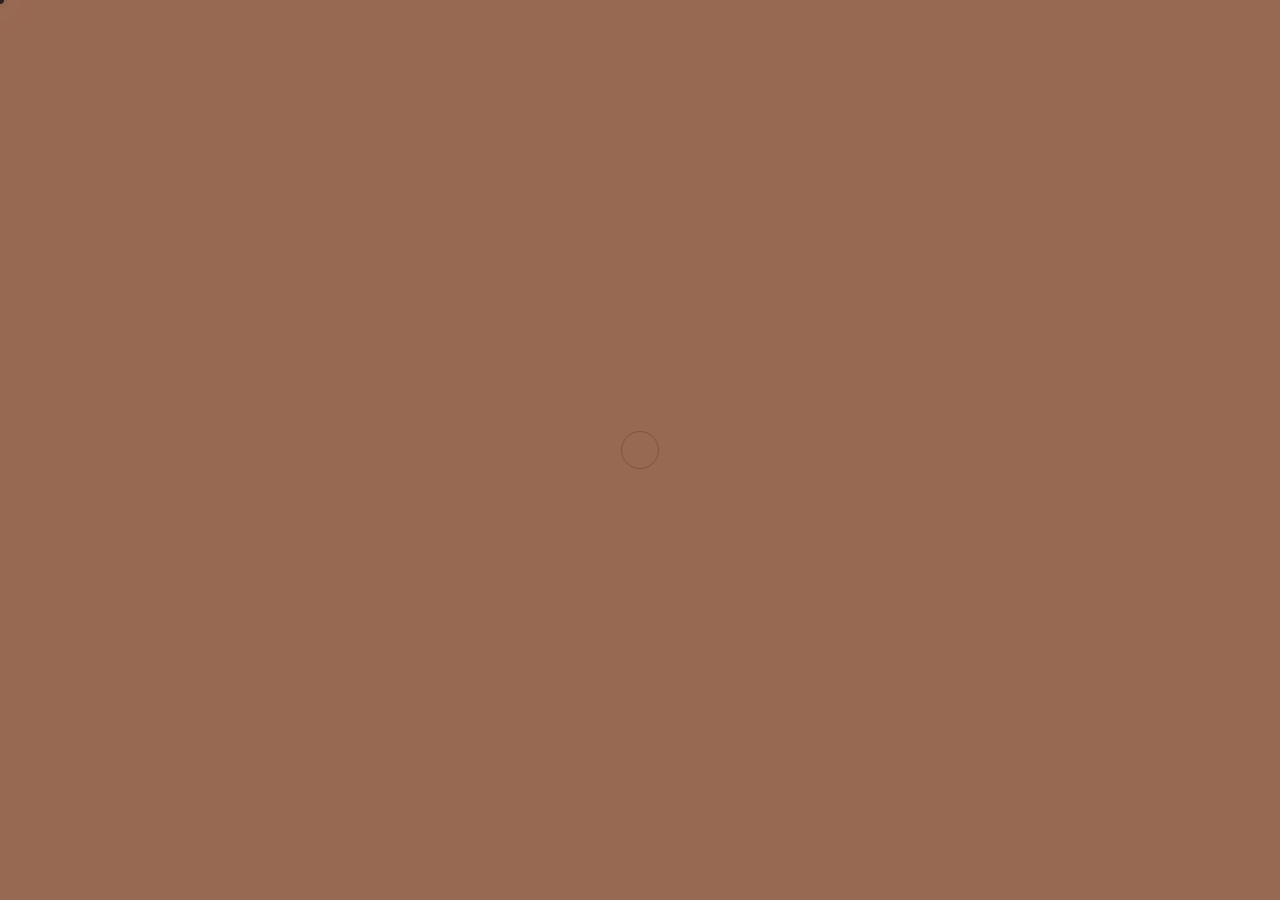
<file: classic.html>
<!DOCTYPE html>
<html lang="en">
<head>
  <meta charset="UTF-8" />
  <meta name="viewport" content="width=device-width, initial-scale=1.0, maximum-scale=1" />
  <title>Kholood Jenan Sajid &mdash; Data Engineer</title>
  <meta name="description" content="Creative data engineer — pipelines, reconciliation, and systems that fail loudly and heal quietly." />
  <meta name="theme-color" content="#948e6d" />

  <!-- Bump when regenerating frames from a new video (python scripts/extract_frames.py). -->
  <meta name="frame-ver" content="v6-eye" />

  <meta property="og:title" content="Kholood Jenan Sajid — Data &amp; Full-Stack Engineer" />
  <meta property="og:description" content="Snowflake pipelines, event-driven backends, and systems that don't lie about the data." />
  <meta property="og:type" content="website" />

  <link rel="preconnect" href="https://fonts.googleapis.com" />
  <link rel="preconnect" href="https://fonts.gstatic.com" crossorigin />
  <link
    href="https://fonts.googleapis.com/css2?family=Cormorant+Garamond:ital,wght@0,400;0,500;0,600;1,400&family=Inter:wght@300;400;500;600&family=JetBrains+Mono:wght@400;500&display=swap"
    rel="stylesheet"
  />

  <link rel="stylesheet" href="styles.css?v8c" />
</head>
<body>
  <!-- Shared ambient field (home + portal pages use the same lighting) -->
  <div class="ambient-field" aria-hidden="true">
    <div class="ambient-orb ambient-orb--warm"></div>
    <div class="ambient-orb ambient-orb--rose"></div>
    <div class="ambient-vignette"></div>
    <div class="ambient-grain"></div>
  </div>

  <!-- Soft light pool: follows where her gaze lands (updated from hero.js) -->
  <div class="gaze-light" id="gaze-light" aria-hidden="true"></div>
  <div class="gaze-specular" id="gaze-specular" aria-hidden="true"></div>
  <div class="face-halo" id="face-halo" aria-hidden="true"></div>

  <!-- Black-hole portal ring (expands from gaze point into WORK / ABOUT / CONTACT) -->
  <div class="singularity" id="singularity" aria-hidden="true">
    <div class="singularity-core"></div>
    <div class="singularity-ring"></div>
  </div>

  <!-- ================================================================
       HERO — full-viewport character, ALWAYS visible
       ================================================================ -->
  <section class="hero" id="top">
    <canvas id="hero-canvas" aria-hidden="true"></canvas>
    <div class="scrim" aria-hidden="true"></div>

    <!-- Floating nav pill (fixed; clicking opens an overlay panel) -->
    <nav class="pill-nav" aria-label="Primary">
      <button class="nav-btn" data-open="work">WORK</button>
      <button class="nav-btn" data-open="about">ABOUT</button>
      <button class="nav-btn" data-open="contact">CONTACT</button>
    </nav>

    <!-- HOME: greeting + name + bio + CTAs. Hidden while an overlay is open. -->
    <div class="hero-copy" data-panel="home">
      <span class="greeting">Data engineer &middot; quiet orbit</span>
      <h1 class="name">Kholood</h1>
      <p class="bio">
        I build the middle of the stack &mdash; lakes, lineage, checks &mdash; so messy upstream
        truth becomes something dashboards can trust. The room stays soft; the work goes deep.
      </p>
      <div class="ctas">
        <button class="btn btn-solid" data-open="work" data-magnetic>
          <span>See Work</span>
          <svg class="arrow" width="14" height="14" viewBox="0 0 24 24" fill="none" stroke="currentColor" stroke-width="2.4" stroke-linecap="round" stroke-linejoin="round" aria-hidden="true">
            <path d="M5 12h14" />
            <path d="M13 6l6 6-6 6" />
          </svg>
        </button>
        <button class="btn btn-ghost" data-open="contact" data-magnetic>Let&rsquo;s Talk</button>
      </div>
    </div>
  </section>

  <!-- ================================================================
       OVERLAYS — full-screen frosted-glass panels that pop up when nav
       is clicked. Character stays visible underneath (blurred slightly).
       ================================================================ -->
  <div class="overlay-root" aria-hidden="true">

    <!-- ============ WORK PANEL ============ -->
    <section class="overlay" id="panel-work" data-panel="work" role="dialog" aria-modal="true" aria-labelledby="work-title" hidden>
      <div class="overlay-backdrop" aria-hidden="true"></div>
      <button class="overlay-close" aria-label="Close" data-close>&times;</button>
      <div class="overlay-inner">
        <div class="overlay-scroll">
        <header class="overlay-head">
          <span class="overlay-tag">WORK</span>
          <h2 class="overlay-title" id="work-title">A short list of the systems I&rsquo;ve <em>built</em>, <em>broken</em>, and <em>quietly fixed</em>.</h2>
        </header>

        <div class="cases">

          <!-- Case 1: Amdocs -->
          <article class="case">
            <header class="case-head">
              <span class="case-num">01</span>
              <div class="case-meta">
                <span class="case-role">Data Engineer</span>
                <span class="case-year">2024 &mdash; Present</span>
                <span class="case-org">Amdocs</span>
              </div>
            </header>
            <div class="case-body">
              <h3 class="case-title">
                Snowflake pipelines that <em>don&rsquo;t wake anyone up at 3&nbsp;AM.</em>
              </h3>
              <p>
                Designed and maintained reusable ingestion pipelines in Python + SQL
                landing <strong>10+ upstream feeds</strong> from external systems into a
                <strong>Snowflake data lake</strong> via Azure Blob and SFTP. Built
                <strong>20+ automated DQ &amp; risk-validation checks</strong> that cut data
                defects in production, and tuned ETL logic &amp; complex joins for
                high-throughput jobs.
              </p>
              <ul class="case-tags">
                <li>Snowflake</li><li>Azure Blob / SFTP</li><li>Python</li>
                <li>SQL</li><li>Data Lake</li><li>CI/CD</li><li>SPN Auth</li>
              </ul>
              <ul class="case-metrics">
                <li><strong>10+</strong><span>upstream feeds</span></li>
                <li><strong>20+</strong><span>QC / risk checks</span></li>
                <li><strong>&darr;</strong><span>end-to-end latency</span></li>
                <li><strong>&darr;&darr;</strong><span>production defects</span></li>
              </ul>
            </div>
          </article>

          <!-- Case 2: Device Sales Cube Reconciliation -->
          <article class="case case-featured">
            <header class="case-head">
              <span class="case-num">02</span>
              <div class="case-meta">
                <span class="case-role">Data Reconciliation Lead</span>
                <span class="case-year">2025</span>
                <span class="case-org">Amdocs &middot; Deep-Dive</span>
              </div>
              <span class="case-badge">NEW</span>
            </header>
            <div class="case-body">
              <h3 class="case-title">
                Device Sales cube reconciliation &mdash; <em>separating loss from measurement.</em>
              </h3>
              <p>
                Led end-to-end reconciliation of a production <strong>Device Sales analytical
                cube</strong> (Databricks gold vs legacy warehouse) whose grain is one
                current IMEI-sale after SCD-2, with retail / store / online branches and a
                27-month date window.
              </p>
              <p>
                Isolated cube <strong>COUNT</strong> (current dimension rows) from
                <strong>measures</strong> &mdash; <code>SalePrice</code>, discount, list/unit
                cost, retail price, OEM &amp; channel subsidies, protect tier &mdash; that
                attach through a one-row-per-IMEI DeviceActivity rank. That way a matching
                order on a different device id can pass inventory checks and still fail
                dollars.
              </p>
              <p>
                Classified residuals into <strong>SCD current-to-history flips</strong>,
                <strong>late IMEI assignment</strong>, and <strong>same-order IMEI twins</strong>.
                Proved a multi-day window had <strong>zero missing sales vs source</strong>
                (<code>true_miss = 0</code>) while documenting why IMEI-keyed sums and
                distinct-device counts still diverged.
              </p>
              <p>
                Turned it into a repeatable <strong>certify pattern</strong> (business-date
                keys, not ETL stamps) that stakeholders now use to separate real loss from
                measure/join effects.
              </p>
              <ul class="case-tags">
                <li>Databricks</li><li>Warehouse Reconciliation</li><li>SCD-2</li>
                <li>Analytical Cubes</li><li>Root-Cause Analysis</li><li>SQL</li>
              </ul>
              <ul class="case-metrics">
                <li><strong>27 mo</strong><span>date window audited</span></li>
                <li><strong>true_miss = 0</strong><span>proven vs source</span></li>
                <li><strong>3</strong><span>residual classes named</span></li>
                <li><strong>repeatable</strong><span>certify pattern</span></li>
              </ul>
            </div>
          </article>

          <!-- Case 3: Freshline -->
          <article class="case case-featured">
            <header class="case-head">
              <span class="case-num">03</span>
              <div class="case-meta">
                <span class="case-role">Founder &middot; Builder</span>
                <span class="case-year">2026</span>
                <span class="case-org">Freshline</span>
              </div>
              <span class="case-badge">LIVE</span>
            </header>
            <div class="case-body">
              <h3 class="case-title">
                Freshline &mdash; an <em>expiry-risk engine</em> for quick-commerce dark stores.
              </h3>
              <p>
                Dark stores now carry 3&ndash;4x more SKUs than two years ago, but catching
                perishable stock before it expires is still mostly manual. I built
                <strong>Freshline</strong> to flag at-risk inventory days in advance using a
                <em>transparent formula</em> (days-to-sell-out vs. days-to-expiry) instead
                of a black box &mdash; with automated actions like discounting, B2B offload,
                and donation routing, plus an upgrade path to a velocity-prediction ML model.
              </p>
              <p>
                What makes it stand out: I grounded it in <strong>real public filings</strong>
                instead of assumptions, and packaged it as an actual <strong>30-day pilot
                proposal</strong>, not just a demo.
              </p>
              <p>
                This mirrors how I work at Amdocs &mdash; tracing issues to root cause and
                designing <em>auditable</em> fixes, not quick patches. Freshline reflects
                that flexibility: I keep pairing what I&rsquo;m learning, like AI integration,
                with production-grade discipline.
              </p>
              <ul class="case-tags">
                <li>Inventory Systems</li><li>Forecasting</li><li>Pilot Design</li>
                <li>Product Thinking</li><li>ML Roadmap</li>
              </ul>
              <ul class="case-metrics">
                <li><strong>3&ndash;4&times;</strong><span>SKU growth addressed</span></li>
                <li><strong>30 day</strong><span>pilot proposal</span></li>
                <li><strong>public</strong><span>data-grounded</span></li>
              </ul>
              <a class="case-link" href="https://kholoodjenansajid.github.io/freshline-site" target="_blank" rel="noopener" data-magnetic>
                Live demo
                <svg width="14" height="14" viewBox="0 0 24 24" fill="none" stroke="currentColor" stroke-width="2.2" stroke-linecap="round" stroke-linejoin="round" aria-hidden="true">
                  <path d="M7 17L17 7"/><path d="M8 7h9v9"/>
                </svg>
              </a>
            </div>
          </article>

          <!-- Case 4: C++ Real-Time -->
          <article class="case">
            <header class="case-head">
              <span class="case-num">04</span>
              <div class="case-meta">
                <span class="case-role">Systems Builder</span>
                <span class="case-year">2023</span>
                <span class="case-org">Bharati Vidyapeeth</span>
              </div>
            </header>
            <div class="case-body">
              <h3 class="case-title">
                C++ threads pushing data <em>faster than they should.</em>
              </h3>
              <p>
                A multi-threaded C++ engine for high-throughput, low-latency analytics.
                Focused on <strong>cache-friendly data structures</strong>,
                <strong>contention-aware locking</strong>, and tight STL usage to squeeze
                predictable performance out of commodity hardware.
              </p>
              <ul class="case-tags">
                <li>C++ &middot; STL</li><li>Multi-threading</li><li>Real-Time</li><li>Performance</li>
              </ul>
              <ul class="case-metrics">
                <li><strong>Low</strong><span>latency</span></li>
                <li><strong>High</strong><span>throughput</span></li>
                <li><strong>Thread-safe</strong><span>by design</span></li>
              </ul>
            </div>
          </article>

          <!-- Case 5: Order Processing -->
          <article class="case">
            <header class="case-head">
              <span class="case-num">05</span>
              <div class="case-meta">
                <span class="case-role">Builder</span>
                <span class="case-year">2024</span>
                <span class="case-org">Personal Project</span>
              </div>
            </header>
            <div class="case-body">
              <h3 class="case-title">
                A distributed order system that <em>behaves like real infra.</em>
              </h3>
              <p>
                An event-driven backend simulating an integrated order workflow &mdash;
                REST APIs, asynchronous task execution, and a full order lifecycle from
                placement to fulfillment. Wired in <strong>Stripe</strong> for live payment
                capture &mdash; a reference architecture for streaming-style flows similar
                to <strong>Event Hub / Kafka</strong>.
              </p>
              <ul class="case-tags">
                <li>Python</li><li>REST APIs</li><li>Async / Events</li>
                <li>Stripe</li><li>Distributed Systems</li>
              </ul>
              <ul class="case-metrics">
                <li><strong>+70%</strong><span>functional coverage</span></li>
                <li><strong>end-to-end</strong><span>order lifecycle</span></li>
                <li><strong>live</strong><span>payment capture</span></li>
              </ul>
            </div>
          </article>

          <!-- Case 6: OfficesLang -->
          <article class="case">
            <header class="case-head">
              <span class="case-num">06</span>
              <div class="case-meta">
                <span class="case-role">Builder</span>
                <span class="case-year">2024</span>
                <span class="case-org">1-month sprint</span>
              </div>
            </header>
            <div class="case-body">
              <h3 class="case-title">
                OfficesLang &mdash; <em>bridging jargon</em> and human clarity.
              </h3>
              <p>
                A linguistic intelligence tool that translates dense workplace jargon into
                clear, human language. Shipped end-to-end in a <strong>one-month sprint</strong>
                &mdash; from NLP prototyping to a usable interface.
              </p>
              <ul class="case-tags">
                <li>Python</li><li>NLP</li><li>1-month ship</li>
              </ul>
            </div>
          </article>

          <!-- Case 7: Let Us Code -->
          <article class="case">
            <header class="case-head">
              <span class="case-num">07</span>
              <div class="case-meta">
                <span class="case-role">SWE Intern</span>
                <span class="case-year">2023 &mdash; 2024</span>
                <span class="case-org">Let Us Code Systems</span>
              </div>
            </header>
            <div class="case-body">
              <h3 class="case-title">
                Scrapers that <em>don&rsquo;t lie</em> about the data.
              </h3>
              <p>
                Scalable scraping systems handling multi-category product datasets with a
                <strong>95% accuracy rate</strong>. Automated ingestion, removed manual
                steps, redesigned MongoDB storage for faster queries and less duplication.
              </p>
              <ul class="case-tags">
                <li>Python</li><li>Scrapy</li><li>Pandas</li><li>MongoDB</li><li>OOP &middot; DSA</li>
              </ul>
              <ul class="case-metrics">
                <li><strong>95%</strong><span>data accuracy</span></li>
                <li><strong>&darr;</strong><span>manual intervention</span></li>
                <li><strong>&uarr;</strong><span>query performance</span></li>
              </ul>
            </div>
          </article>
        </div>
        </div>
      </div>
    </section>

    <!-- ============ ABOUT PANEL ============ -->
    <section class="overlay" id="panel-about" data-panel="about" role="dialog" aria-modal="true" aria-labelledby="about-title" hidden>
      <div class="overlay-backdrop" aria-hidden="true"></div>
      <button class="overlay-close" aria-label="Close" data-close>&times;</button>
      <div class="overlay-inner">
        <div class="overlay-scroll">
        <header class="overlay-head">
          <span class="overlay-tag">ABOUT</span>
          <h2 class="overlay-title" id="about-title">The story, briefly.</h2>
        </header>

        <div class="about-grid">
          <div class="about-copy">
            <p>
              I fell into data the way most engineers do &mdash; by accident, then
              obsession. I started with backend code and DSA (<strong>250+ LeetCode</strong>
              problems, a scrappy <strong>3rd place</strong> in a 2024 coding challenge),
              and somewhere along the way I realised the <em>most interesting bug in any
              system is usually a data bug</em>.
            </p>
            <p>
              These days I spend my time on the unglamorous middle of the stack &mdash;
              ETL, staging layers, data lakes, orchestration, and the hundred small
              checks that stand between raw upstream files and a dashboard someone
              actually trusts.
            </p>
            <p>
              I like pipelines that <em>fail loudly</em>, code that reads like prose,
              and systems where the next engineer &mdash; including future me &mdash;
              doesn&rsquo;t need a map to change something.
            </p>
            <div class="signature">Kholood, from Pune</div>
          </div>

          <aside class="about-facts">
            <div class="fact">
              <span class="fact-k">Currently</span>
              <span class="fact-v">Data Engineer @ <strong>Amdocs</strong></span>
              <span class="fact-sub">Aug 2024 &mdash; Present &middot; Pune, IN</span>
            </div>
            <div class="fact">
              <span class="fact-k">Education</span>
              <span class="fact-v">B.Tech Information Technology<br><strong>Bharati Vidyapeeth Deemed University</strong>, Pune</span>
              <span class="fact-sub">CGPA 9.64 &middot; May 2024</span>
            </div>
            <div class="fact">
              <span class="fact-k">Extra</span>
              <span class="fact-v">250+ LeetCode &middot; 3rd place, 2024 coding challenge</span>
            </div>
          </aside>
        </div>

        <!-- Stack -->
        <section class="overlay-sub">
          <h3 class="overlay-subtitle">Stack.</h3>
          <div class="stack-grid">
            <div class="stack-col">
              <h4>Data &amp; Warehousing</h4>
              <ul>
                <li>Snowflake</li><li>Databricks</li><li>ETL pipelines</li>
                <li>Data lake / staging</li><li>Data modeling &middot; SCD-2</li>
                <li>PySpark</li><li>Pandas &middot; NumPy</li>
              </ul>
            </div>
            <div class="stack-col">
              <h4>Cloud &amp; Ops</h4>
              <ul>
                <li>Azure Blob &middot; SFTP</li><li>CI/CD</li>
                <li>Service Principal auth</li><li>TWS Scheduler</li>
                <li>Azure AI-900</li>
              </ul>
            </div>
            <div class="stack-col">
              <h4>Languages</h4>
              <ul>
                <li>Python</li><li>SQL</li><li>TypeScript</li><li>C++ &middot; STL</li>
              </ul>
            </div>
            <div class="stack-col">
              <h4>Backend &amp; Systems</h4>
              <ul>
                <li>Spring Boot</li><li>REST APIs</li><li>Microservices</li>
                <li>Event-driven design</li><li>MongoDB</li><li>Scrapy</li>
              </ul>
            </div>
          </div>
        </section>

        <!-- Certifications -->
        <section class="overlay-sub">
          <h3 class="overlay-subtitle">Endorsements.</h3>
          <div class="certs-grid">
            <div class="cert">
              <div class="cert-badge">A</div>
              <div class="cert-body">
                <div class="cert-title">AI Fluency &mdash; Framework &amp; Foundations</div>
                <div class="cert-issuer">Anthropic &middot; Apr 2026</div>
              </div>
            </div>
            <div class="cert">
              <div class="cert-badge">LC</div>
              <div class="cert-body">
                <div class="cert-title">Functions, Tools &amp; Agents &mdash; LangChain</div>
                <div class="cert-issuer">DeepLearning.AI &middot; Jul 2025</div>
              </div>
            </div>
            <div class="cert">
              <div class="cert-badge">DB</div>
              <div class="cert-body">
                <div class="cert-title">Databricks Fundamentals</div>
                <div class="cert-issuer">Databricks</div>
              </div>
            </div>
            <div class="cert">
              <div class="cert-badge">AZ</div>
              <div class="cert-body">
                <div class="cert-title">Azure AI-900</div>
                <div class="cert-issuer">Microsoft</div>
              </div>
            </div>
            <div class="cert">
              <div class="cert-badge">MS</div>
              <div class="cert-body">
                <div class="cert-title">Microsoft Learn Student Ambassador</div>
                <div class="cert-issuer">Microsoft &middot; Nov 2021</div>
              </div>
            </div>
          </div>
        </section>
        </div>
      </div>
    </section>

    <!-- ============ CONTACT PANEL ============ -->
    <section class="overlay" id="panel-contact" data-panel="contact" role="dialog" aria-modal="true" aria-labelledby="contact-title" hidden>
      <div class="overlay-backdrop" aria-hidden="true"></div>
      <button class="overlay-close" aria-label="Close" data-close>&times;</button>
      <div class="overlay-inner overlay-inner--contact">
        <div class="overlay-scroll">
        <header class="overlay-head">
          <span class="overlay-tag">CONTACT</span>
          <h2 class="overlay-title" id="contact-title">The channel is open.</h2>
          <p class="overlay-lede">
            Working on something with messy data or a pipeline that keeps breaking?
            Send a note. I&rsquo;m listening.
          </p>
        </header>
        <div class="contact-links">
          <a href="mailto:sjkholood@gmail.com" data-magnetic>
            <span class="cl-k">Email</span>
            <span class="cl-v">sjkholood@gmail.com</span>
          </a>
          <a href="https://www.linkedin.com/in/kholood-jenan-sajid" target="_blank" rel="noopener" data-magnetic>
            <span class="cl-k">LinkedIn</span>
            <span class="cl-v">/in/kholood-jenan-sajid</span>
          </a>
          <a href="https://github.com/KholoodJenanSajid" target="_blank" rel="noopener" data-magnetic>
            <span class="cl-k">GitHub</span>
            <span class="cl-v">/KholoodJenanSajid</span>
          </a>
          <a href="tel:+918299819282" data-magnetic>
            <span class="cl-k">Phone</span>
            <span class="cl-v">+91 82998 19282</span>
          </a>
        </div>
        </div>
      </div>
    </section>
  </div>

  <!-- Custom magnetic cursor -->
  <div class="cursor-dot" aria-hidden="true"></div>
  <div class="cursor-ring" aria-hidden="true"></div>

  <!-- Loader shroud (fades out once frames are decoded) -->
  <div id="loader" aria-hidden="true"></div>

  <script src="portal.js?v7" defer></script>
  <script src="hero.js?v6" defer></script>
</body>
</html>
</file>
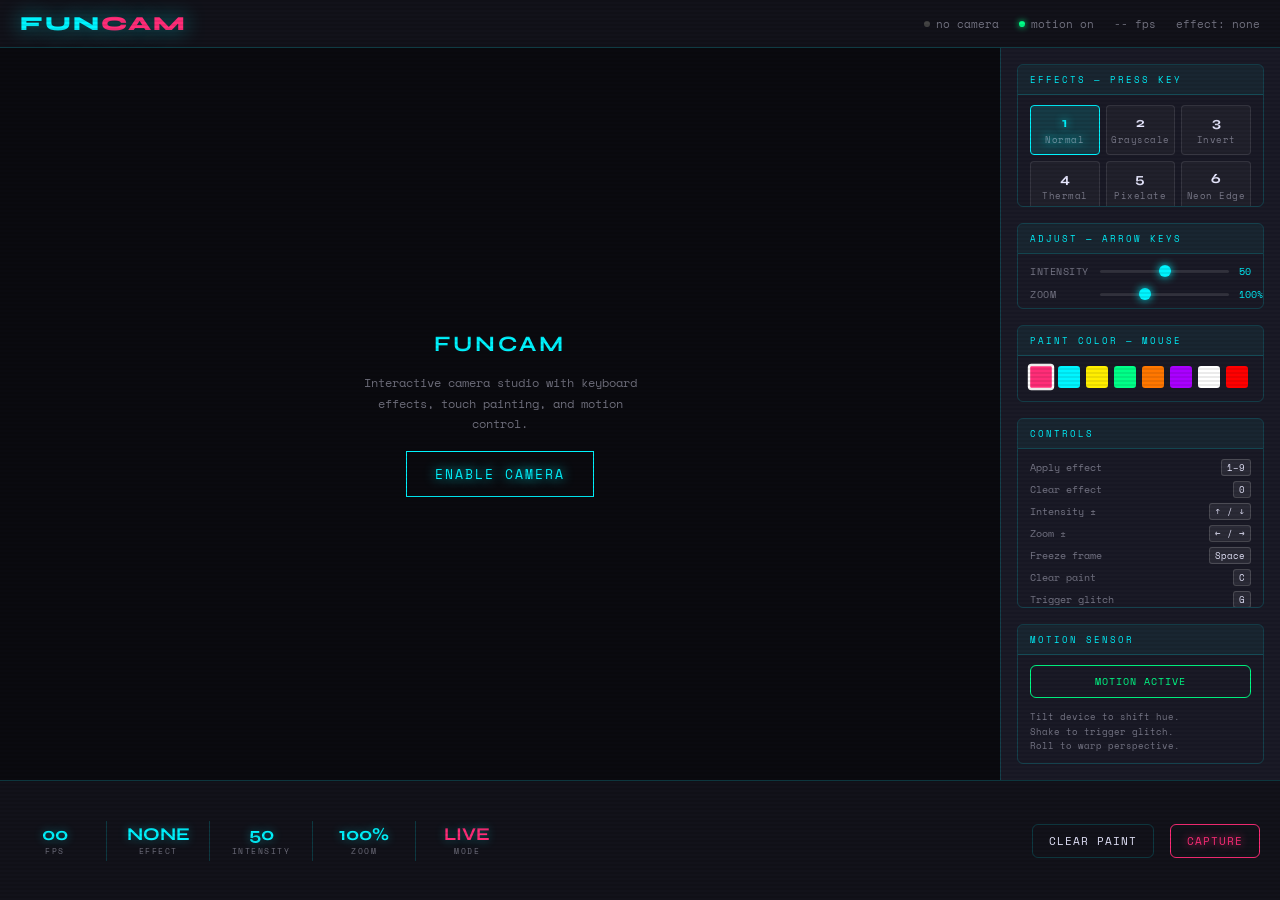
<file: funcam.html>
<!DOCTYPE html>
<html lang="en">
<head>
<meta charset="UTF-8">
<meta name="viewport" content="width=device-width, initial-scale=1.0">
<title>FunCam — Interactive Camera Studio</title>
<style>
  @import url('https://fonts.googleapis.com/css2?family=Space+Mono:wght@400;700&family=Syne:wght@400;700;800&display=swap');

  :root {
    --cyan: #00f5ff;
    --magenta: #ff2d78;
    --yellow: #ffee00;
    --green: #00ff88;
    --bg: #0a0a0f;
    --surface: #12121a;
    --panel: #1a1a26;
    --border: rgba(0,245,255,0.18);
    --text: #e8e8ff;
    --muted: rgba(232,232,255,0.45);
  }

  *, *::before, *::after { box-sizing: border-box; margin: 0; padding: 0; }

  body {
    background: var(--bg);
    color: var(--text);
    font-family: 'Space Mono', monospace;
    min-height: 100vh;
    overflow: hidden;
    user-select: none;
  }

  /* Scanline overlay */
  body::after {
    content: '';
    position: fixed; inset: 0;
    background: repeating-linear-gradient(
      0deg,
      transparent,
      transparent 2px,
      rgba(0,0,0,0.08) 2px,
      rgba(0,0,0,0.08) 4px
    );
    pointer-events: none;
    z-index: 1000;
  }

  #app {
    display: grid;
    grid-template-columns: 1fr 280px;
    grid-template-rows: 48px 1fr 120px;
    height: 100vh;
    gap: 0;
  }

  /* Header */
  #header {
    grid-column: 1 / -1;
    display: flex;
    align-items: center;
    justify-content: space-between;
    padding: 0 20px;
    background: var(--surface);
    border-bottom: 1px solid var(--border);
  }

  .logo {
    font-family: 'Syne', sans-serif;
    font-weight: 800;
    font-size: 20px;
    letter-spacing: 2px;
    color: var(--cyan);
    text-shadow: 0 0 20px rgba(0,245,255,0.6);
  }

  .logo span { color: var(--magenta); }

  .status-bar {
    display: flex;
    gap: 20px;
    font-size: 11px;
    color: var(--muted);
  }

  .status-item { display: flex; gap: 6px; align-items: center; }

  .dot {
    width: 6px; height: 6px;
    border-radius: 50%;
    background: var(--green);
    box-shadow: 0 0 6px var(--green);
    animation: pulse 2s infinite;
  }

  .dot.off { background: #444; box-shadow: none; animation: none; }

  @keyframes pulse {
    0%, 100% { opacity: 1; }
    50% { opacity: 0.4; }
  }

  /* Main canvas area */
  #cam-area {
    position: relative;
    background: #000;
    overflow: hidden;
    cursor: crosshair;
  }

  #cam-area.grabbing { cursor: grabbing; }

  #video { display: none; }

  #canvas {
    display: block;
    width: 100%;
    height: 100%;
    object-fit: cover;
  }

  /* HUD overlay elements */
  .hud-corner {
    position: absolute;
    width: 20px; height: 20px;
    border-color: var(--cyan);
    border-style: solid;
    opacity: 0.7;
  }

  .hud-corner.tl { top: 12px; left: 12px; border-width: 2px 0 0 2px; }
  .hud-corner.tr { top: 12px; right: 12px; border-width: 2px 2px 0 0; }
  .hud-corner.bl { bottom: 12px; left: 12px; border-width: 0 0 2px 2px; }
  .hud-corner.br { bottom: 12px; right: 12px; border-width: 0 2px 2px 0; }

  #effect-label {
    position: absolute;
    top: 16px;
    left: 50%;
    transform: translateX(-50%);
    font-family: 'Syne', sans-serif;
    font-size: 13px;
    font-weight: 700;
    letter-spacing: 3px;
    text-transform: uppercase;
    color: var(--cyan);
    text-shadow: 0 0 12px var(--cyan);
    opacity: 0;
    transition: opacity 0.3s;
    pointer-events: none;
  }

  #effect-label.show { opacity: 1; }

  #draw-canvas {
    position: absolute;
    inset: 0;
    width: 100%; height: 100%;
    pointer-events: none;
    opacity: 0.7;
  }

  #freeze-flash {
    position: absolute;
    inset: 0;
    background: white;
    opacity: 0;
    pointer-events: none;
    transition: opacity 0.1s;
  }

  #freeze-flash.flash { opacity: 0.8; }

  #motion-indicator {
    position: absolute;
    bottom: 16px;
    right: 16px;
    width: 50px; height: 50px;
    border: 1px solid var(--border);
    border-radius: 50%;
    display: flex;
    align-items: center;
    justify-content: center;
    background: rgba(0,0,0,0.4);
  }

  #motion-dot {
    width: 8px; height: 8px;
    border-radius: 50%;
    background: var(--magenta);
    box-shadow: 0 0 8px var(--magenta);
    transition: transform 0.1s;
  }

  /* Right panel */
  #panel {
    background: var(--panel);
    border-left: 1px solid var(--border);
    overflow-y: auto;
    padding: 16px;
    display: flex;
    flex-direction: column;
    gap: 16px;
  }

  .panel-section {
    border: 1px solid var(--border);
    border-radius: 6px;
    overflow: hidden;
  }

  .section-title {
    font-size: 9px;
    letter-spacing: 2px;
    text-transform: uppercase;
    color: var(--cyan);
    padding: 8px 12px;
    background: rgba(0,245,255,0.05);
    border-bottom: 1px solid var(--border);
  }

  .section-body { padding: 10px 12px; display: flex; flex-direction: column; gap: 8px; }

  .effect-grid {
    display: grid;
    grid-template-columns: repeat(3, 1fr);
    gap: 6px;
  }

  .effect-btn {
    background: rgba(255,255,255,0.03);
    border: 1px solid rgba(255,255,255,0.1);
    border-radius: 4px;
    padding: 8px 4px;
    cursor: pointer;
    text-align: center;
    transition: all 0.15s;
    font-family: 'Space Mono', monospace;
  }

  .effect-btn:hover {
    border-color: var(--cyan);
    background: rgba(0,245,255,0.08);
  }

  .effect-btn.active {
    border-color: var(--cyan);
    background: rgba(0,245,255,0.15);
    color: var(--cyan);
    text-shadow: 0 0 8px var(--cyan);
  }

  .effect-btn .key {
    display: block;
    font-size: 14px;
    font-weight: 700;
    font-family: 'Syne', sans-serif;
    margin-bottom: 2px;
  }

  .effect-btn .name {
    display: block;
    font-size: 9px;
    color: var(--muted);
    letter-spacing: 0.5px;
  }

  /* Sliders */
  .slider-row {
    display: flex;
    align-items: center;
    gap: 10px;
    font-size: 10px;
  }

  .slider-label {
    color: var(--muted);
    width: 60px;
    flex-shrink: 0;
    letter-spacing: 0.5px;
  }

  input[type=range] {
    flex: 1;
    -webkit-appearance: none;
    height: 3px;
    background: rgba(255,255,255,0.1);
    border-radius: 2px;
    outline: none;
  }

  input[type=range]::-webkit-slider-thumb {
    -webkit-appearance: none;
    width: 12px; height: 12px;
    border-radius: 50%;
    background: var(--cyan);
    box-shadow: 0 0 8px var(--cyan);
    cursor: pointer;
  }

  .slider-val {
    width: 30px;
    text-align: right;
    font-size: 10px;
    color: var(--cyan);
  }

  /* Color picker row */
  .color-row {
    display: flex;
    gap: 6px;
    flex-wrap: wrap;
  }

  .color-swatch {
    width: 22px; height: 22px;
    border-radius: 3px;
    cursor: pointer;
    border: 2px solid transparent;
    transition: border-color 0.15s, transform 0.15s;
  }

  .color-swatch:hover, .color-swatch.active {
    border-color: white;
    transform: scale(1.2);
  }

  /* Keyboard shortcuts */
  .shortcut-list { display: flex; flex-direction: column; gap: 5px; }

  .shortcut-item {
    display: flex;
    align-items: center;
    justify-content: space-between;
    font-size: 10px;
    color: var(--muted);
  }

  kbd {
    background: rgba(255,255,255,0.08);
    border: 1px solid rgba(255,255,255,0.15);
    border-radius: 3px;
    padding: 1px 5px;
    font-family: 'Space Mono', monospace;
    font-size: 9px;
    color: var(--text);
  }

  /* Bottom strip */
  #bottom-bar {
    grid-column: 1 / -1;
    background: var(--surface);
    border-top: 1px solid var(--border);
    display: flex;
    align-items: center;
    gap: 16px;
    padding: 0 20px;
    overflow-x: auto;
  }

  .bottom-metric {
    display: flex;
    flex-direction: column;
    align-items: center;
    min-width: 70px;
  }

  .metric-val {
    font-family: 'Syne', sans-serif;
    font-weight: 700;
    font-size: 18px;
    color: var(--cyan);
    text-shadow: 0 0 10px rgba(0,245,255,0.4);
    line-height: 1;
  }

  .metric-lbl {
    font-size: 8px;
    letter-spacing: 1.5px;
    text-transform: uppercase;
    color: var(--muted);
    margin-top: 2px;
  }

  .sep { width: 1px; height: 40px; background: var(--border); flex-shrink: 0; }

  /* Action buttons */
  .action-btn {
    background: transparent;
    border: 1px solid var(--border);
    border-radius: 6px;
    color: var(--text);
    font-family: 'Space Mono', monospace;
    font-size: 11px;
    padding: 8px 16px;
    cursor: pointer;
    transition: all 0.15s;
    letter-spacing: 1px;
  }

  .action-btn:hover {
    border-color: var(--cyan);
    color: var(--cyan);
    background: rgba(0,245,255,0.06);
  }

  .action-btn.primary {
    border-color: var(--magenta);
    color: var(--magenta);
    text-shadow: 0 0 8px var(--magenta);
  }

  .action-btn.primary:hover {
    background: rgba(255,45,120,0.12);
  }

  #motion-access-btn {
    border-color: var(--yellow);
    color: var(--yellow);
    font-size: 10px;
  }

  #motion-access-btn:hover { background: rgba(255,238,0,0.08); }

  /* Paint mode indicator */
  #paint-mode-label {
    position: absolute;
    bottom: 16px;
    left: 50%;
    transform: translateX(-50%);
    font-size: 10px;
    letter-spacing: 2px;
    color: var(--magenta);
    text-shadow: 0 0 8px var(--magenta);
    opacity: 0;
    pointer-events: none;
    transition: opacity 0.3s;
  }

  #paint-mode-label.show { opacity: 1; }

  /* No-cam overlay */
  #no-cam {
    position: absolute;
    inset: 0;
    display: flex;
    flex-direction: column;
    align-items: center;
    justify-content: center;
    gap: 16px;
    background: var(--bg);
  }

  #no-cam h2 {
    font-family: 'Syne', sans-serif;
    font-size: 22px;
    color: var(--cyan);
    letter-spacing: 3px;
  }

  #no-cam p { font-size: 12px; color: var(--muted); text-align: center; max-width: 280px; line-height: 1.7; }

  #start-cam-btn {
    background: transparent;
    border: 1px solid var(--cyan);
    color: var(--cyan);
    font-family: 'Space Mono', monospace;
    font-size: 13px;
    padding: 12px 28px;
    cursor: pointer;
    letter-spacing: 2px;
    text-shadow: 0 0 12px var(--cyan);
    transition: background 0.15s;
  }

  #start-cam-btn:hover { background: rgba(0,245,255,0.1); }

  /* Glitch animation */
  @keyframes glitch {
    0%   { clip-path: inset(0 0 95% 0); transform: translate(-4px); }
    10%  { clip-path: inset(15% 0 70% 0); transform: translate(4px); }
    20%  { clip-path: inset(40% 0 40% 0); transform: translate(-2px); }
    30%  { clip-path: inset(65% 0 20% 0); transform: translate(3px); }
    40%  { clip-path: inset(80% 0 5% 0); transform: translate(-3px); }
    50%  { clip-path: inset(0 0 0 0); transform: translate(0); }
    100% { clip-path: inset(0 0 0 0); transform: translate(0); }
  }

  #glitch-overlay {
    position: absolute;
    inset: 0;
    pointer-events: none;
    opacity: 0;
    mix-blend-mode: screen;
  }

  #glitch-overlay.active { animation: glitch 0.15s steps(1) forwards; opacity: 0.6; }
</style>
</head>
<body>

<div id="app">
  <header id="header">
    <div class="logo">FUN<span>CAM</span></div>
    <div class="status-bar">
      <div class="status-item"><div class="dot off" id="cam-dot"></div><span id="cam-status">no camera</span></div>
      <div class="status-item"><div class="dot off" id="motion-dot-hdr"></div><span id="motion-status">no motion</span></div>
      <div class="status-item"><span id="fps-label">-- fps</span></div>
      <div class="status-item"><span id="effect-status">effect: none</span></div>
    </div>
  </header>

  <main id="cam-area">
    <video id="video" autoplay playsinline muted></video>
    <canvas id="canvas"></canvas>
    <canvas id="draw-canvas"></canvas>
    <div id="freeze-flash"></div>
    <div id="glitch-overlay"></div>
    <div id="effect-label"></div>
    <div id="paint-mode-label">— PAINT MODE —</div>
    <div class="hud-corner tl"></div>
    <div class="hud-corner tr"></div>
    <div class="hud-corner bl"></div>
    <div class="hud-corner br"></div>
    <div id="motion-indicator">
      <div id="motion-dot"></div>
    </div>
    <div id="no-cam">
      <h2>FUNCAM</h2>
      <p>Interactive camera studio with keyboard effects, touch painting, and motion control.</p>
      <button id="start-cam-btn" onclick="startCamera()">ENABLE CAMERA</button>
    </div>
  </main>

  <aside id="panel">
    <div class="panel-section">
      <div class="section-title">EFFECTS — PRESS KEY</div>
      <div class="section-body">
        <div class="effect-grid" id="effect-grid"></div>
      </div>
    </div>

    <div class="panel-section">
      <div class="section-title">ADJUST — ARROW KEYS</div>
      <div class="section-body">
        <div class="slider-row">
          <span class="slider-label">INTENSITY</span>
          <input type="range" id="sl-intensity" min="0" max="100" value="50">
          <span class="slider-val" id="sv-intensity">50</span>
        </div>
        <div class="slider-row">
          <span class="slider-label">ZOOM</span>
          <input type="range" id="sl-zoom" min="50" max="200" value="100">
          <span class="slider-val" id="sv-zoom">100%</span>
        </div>
        <div class="slider-row">
          <span class="slider-label">MOTION MIX</span>
          <input type="range" id="sl-motion" min="0" max="100" value="40">
          <span class="slider-val" id="sv-motion">40</span>
        </div>
      </div>
    </div>

    <div class="panel-section">
      <div class="section-title">PAINT COLOR — MOUSE</div>
      <div class="section-body">
        <div class="color-row" id="color-row"></div>
        <div class="slider-row" style="margin-top:4px">
          <span class="slider-label">BRUSH SIZE</span>
          <input type="range" id="sl-brush" min="5" max="80" value="20">
          <span class="slider-val" id="sv-brush">20</span>
        </div>
      </div>
    </div>

    <div class="panel-section">
      <div class="section-title">CONTROLS</div>
      <div class="section-body">
        <div class="shortcut-list">
          <div class="shortcut-item"><span>Apply effect</span><kbd>1–9</kbd></div>
          <div class="shortcut-item"><span>Clear effect</span><kbd>0</kbd></div>
          <div class="shortcut-item"><span>Intensity ±</span><kbd>↑ / ↓</kbd></div>
          <div class="shortcut-item"><span>Zoom ±</span><kbd>← / →</kbd></div>
          <div class="shortcut-item"><span>Freeze frame</span><kbd>Space</kbd></div>
          <div class="shortcut-item"><span>Clear paint</span><kbd>C</kbd></div>
          <div class="shortcut-item"><span>Trigger glitch</span><kbd>G</kbd></div>
          <div class="shortcut-item"><span>Flip mirror</span><kbd>F</kbd></div>
          <div class="shortcut-item"><span>Paint mode</span><kbd>P</kbd></div>
          <div class="shortcut-item"><span>Draw on cam</span><span style="color:var(--muted);font-size:9px">drag mouse</span></div>
          <div class="shortcut-item"><span>Zoom scroll</span><span style="color:var(--muted);font-size:9px">wheel</span></div>
        </div>
      </div>
    </div>

    <div class="panel-section">
      <div class="section-title">MOTION SENSOR</div>
      <div class="section-body">
        <button class="action-btn" id="motion-access-btn" onclick="requestMotion()">REQUEST MOTION ACCESS</button>
        <div style="font-size:9px;color:var(--muted);line-height:1.6;margin-top:4px">
          Tilt device to shift hue.<br>Shake to trigger glitch.<br>Roll to warp perspective.
        </div>
        <div class="shortcut-list" style="margin-top:6px">
          <div class="shortcut-item"><span>Tilt X</span><span class="slider-val" id="mv-alpha">—</span></div>
          <div class="shortcut-item"><span>Tilt Y</span><span class="slider-val" id="mv-beta">—</span></div>
          <div class="shortcut-item"><span>Roll</span><span class="slider-val" id="mv-gamma">—</span></div>
        </div>
      </div>
    </div>
  </aside>

  <div id="bottom-bar">
    <div class="bottom-metric">
      <span class="metric-val" id="m-fps">00</span>
      <span class="metric-lbl">FPS</span>
    </div>
    <div class="sep"></div>
    <div class="bottom-metric">
      <span class="metric-val" id="m-effect">NONE</span>
      <span class="metric-lbl">EFFECT</span>
    </div>
    <div class="sep"></div>
    <div class="bottom-metric">
      <span class="metric-val" id="m-intensity">50</span>
      <span class="metric-lbl">INTENSITY</span>
    </div>
    <div class="sep"></div>
    <div class="bottom-metric">
      <span class="metric-val" id="m-zoom">100%</span>
      <span class="metric-lbl">ZOOM</span>
    </div>
    <div class="sep"></div>
    <div class="bottom-metric">
      <span class="metric-val" id="m-mode" style="color:var(--magenta)">LIVE</span>
      <span class="metric-lbl">MODE</span>
    </div>
    <div style="flex:1"></div>
    <button class="action-btn" onclick="clearDrawing()">CLEAR PAINT</button>
    <button class="action-btn primary" onclick="captureFrame()">CAPTURE</button>
  </div>
</div>

<script>
const video = document.getElementById('video');
const canvas = document.getElementById('canvas');
const drawCanvas = document.getElementById('draw-canvas');
const ctx = canvas.getContext('2d');
const dctx = drawCanvas.getContext('2d');

// State
let currentEffect = 0;
let intensity = 50;
let zoom = 100;
let motionMix = 40;
let brushSize = 20;
let frozen = false;
let paintMode = false;
let mirrored = false;
let motionEnabled = false;
let painting = false;
let paintColor = '#ff2d78';
let hueShift = 0;
let tiltX = 0, tiltY = 0, tiltZ = 0;
let lastAccel = {x:0,y:0,z:0};
let glitching = false;
let frameCount = 0, lastFpsTime = performance.now(), fps = 0;
let camRunning = false;
let frozenImageData = null;
let rafId;

const EFFECTS = [
  { key:'1', name:'Normal',     fn: fxNormal },
  { key:'2', name:'Grayscale',  fn: fxGrayscale },
  { key:'3', name:'Invert',     fn: fxInvert },
  { key:'4', name:'Thermal',    fn: fxThermal },
  { key:'5', name:'Pixelate',   fn: fxPixelate },
  { key:'6', name:'Neon Edge',  fn: fxNeonEdge },
  { key:'7', name:'Glitch',     fn: fxGlitch },
  { key:'8', name:'Mirror',     fn: fxMirror },
  { key:'9', name:'Retro',      fn: fxRetro },
];

const COLORS = ['#ff2d78','#00f5ff','#ffee00','#00ff88','#ff7700','#aa00ff','#ffffff','#ff0000'];

// Build effect buttons
const effectGrid = document.getElementById('effect-grid');
EFFECTS.forEach((e, i) => {
  const btn = document.createElement('div');
  btn.className = 'effect-btn' + (i===0?' active':'');
  btn.innerHTML = `<span class="key">${e.key}</span><span class="name">${e.name}</span>`;
  btn.onclick = () => setEffect(i);
  btn.id = 'efbtn-' + i;
  effectGrid.appendChild(btn);
});

// Build color swatches
const colorRow = document.getElementById('color-row');
COLORS.forEach(c => {
  const sw = document.createElement('div');
  sw.className = 'color-swatch' + (c===paintColor?' active':'');
  sw.style.background = c;
  sw.onclick = () => {
    paintColor = c;
    document.querySelectorAll('.color-swatch').forEach(s => s.classList.remove('active'));
    sw.classList.add('active');
  };
  colorRow.appendChild(sw);
});

// Slider bindings
function bindSlider(id, valId, unit, cb) {
  const sl = document.getElementById(id);
  const sv = document.getElementById(valId);
  sl.oninput = () => { sv.textContent = sl.value + (unit||''); cb(Number(sl.value)); };
}

bindSlider('sl-intensity','sv-intensity','', v => { intensity = v; document.getElementById('m-intensity').textContent = v; });
bindSlider('sl-zoom','sv-zoom','%', v => { zoom = v; document.getElementById('m-zoom').textContent = v+'%'; });
bindSlider('sl-motion','sv-motion','', v => { motionMix = v; });
bindSlider('sl-brush','sv-brush','', v => { brushSize = v; });

// Camera
async function startCamera() {
  try {
    const stream = await navigator.mediaDevices.getUserMedia({ video: { facingMode:'user', width:{ ideal:1280 }, height:{ ideal:720 } } });
    video.srcObject = stream;
    await video.play();
    document.getElementById('no-cam').style.display = 'none';
    document.getElementById('cam-dot').classList.remove('off');
    document.getElementById('cam-status').textContent = 'camera on';
    camRunning = true;
    resizeCanvases();
    render();
  } catch(e) {
    document.querySelector('#no-cam p').textContent = 'Camera access denied. Please allow camera permission in your browser settings.';
  }
}

function resizeCanvases() {
  const area = document.getElementById('cam-area');
  canvas.width = area.offsetWidth;
  canvas.height = area.offsetHeight;
  drawCanvas.width = area.offsetWidth;
  drawCanvas.height = area.offsetHeight;
}

window.addEventListener('resize', () => {
  resizeCanvases();
  frozenImageData = null;
});

// Render loop
function render() {
  rafId = requestAnimationFrame(render);

  // FPS
  frameCount++;
  const now = performance.now();
  if(now - lastFpsTime > 500) {
    fps = Math.round(frameCount * 1000 / (now - lastFpsTime));
    frameCount = 0; lastFpsTime = now;
    document.getElementById('m-fps').textContent = String(fps).padStart(2,'0');
    document.getElementById('fps-label').textContent = fps + ' fps';
  }

  if(!camRunning) return;

  ctx.save();

  // Zoom + motion offset
  const z = zoom / 100;
  const ox = (tiltY / 45) * (motionMix/100) * 30;
  const oy = (tiltX / 45) * (motionMix/100) * 30;

  ctx.translate(canvas.width/2 + ox, canvas.height/2 + oy);
  ctx.scale(z * (mirrored ? -1 : 1), z);
  ctx.translate(-canvas.width/2, -canvas.height/2);

  if(frozen && frozenImageData) {
    ctx.putImageData(frozenImageData, 0, 0);
    ctx.restore();
    return;
  }

  // Draw video
  const vw = video.videoWidth || 1;
  const vh = video.videoHeight || 1;
  const scale = Math.max(canvas.width/vw, canvas.height/vh);
  const dw = vw*scale, dh = vh*scale;
  const dx = (canvas.width-dw)/2, dy = (canvas.height-dh)/2;

  ctx.filter = 'none';
  ctx.drawImage(video, dx, dy, dw, dh);
  ctx.restore();

  // Apply effect to pixel data
  const fx = EFFECTS[currentEffect];
  if(fx && currentEffect > 0) {
    const imageData = ctx.getImageData(0, 0, canvas.width, canvas.height);
    fx.fn(imageData, intensity/100);
    ctx.putImageData(imageData, 0, 0);
  }

  // Hue shift from motion
  if(hueShift !== 0 && motionEnabled) {
    ctx.globalCompositeOperation = 'hue';
    ctx.fillStyle = `hsl(${hueShift},100%,50%)`;
    ctx.fillRect(0,0,canvas.width,canvas.height);
    ctx.globalCompositeOperation = 'source-over';
  }
}

// Effects
function fxNormal(img, t) {}

function fxGrayscale(img, t) {
  const d = img.data;
  for(let i=0;i<d.length;i+=4) {
    const g = 0.299*d[i]+0.587*d[i+1]+0.114*d[i+2];
    d[i] = d[i]*(1-t) + g*t;
    d[i+1] = d[i+1]*(1-t) + g*t;
    d[i+2] = d[i+2]*(1-t) + g*t;
  }
}

function fxInvert(img, t) {
  const d = img.data;
  for(let i=0;i<d.length;i+=4) {
    d[i]   = d[i]*(1-t) + (255-d[i])*t;
    d[i+1] = d[i+1]*(1-t) + (255-d[i+1])*t;
    d[i+2] = d[i+2]*(1-t) + (255-d[i+2])*t;
  }
}

function fxThermal(img, t) {
  const d = img.data;
  for(let i=0;i<d.length;i+=4) {
    const val = (0.299*d[i]+0.587*d[i+1]+0.114*d[i+2])/255;
    const tr = Math.min(255, val*4*255);
    const tg = Math.max(0, Math.min(255,(val*4-1)*255));
    const tb = Math.max(0, Math.min(255,(val*4-2)*255));
    d[i]   = d[i]*(1-t) + tr*t;
    d[i+1] = d[i+1]*(1-t) + tg*t;
    d[i+2] = d[i+2]*(1-t) + tb*t;
  }
}

function fxPixelate(img, t) {
  const size = Math.max(2, Math.floor(t * 40));
  const w = img.width, h = img.height;
  const d = img.data;
  for(let y=0;y<h;y+=size) {
    for(let x=0;x<w;x+=size) {
      const idx = (y*w+x)*4;
      const r=d[idx],g=d[idx+1],b=d[idx+2];
      for(let py=0;py<size&&y+py<h;py++) {
        for(let px=0;px<size&&x+px<w;px++) {
          const i=((y+py)*w+(x+px))*4;
          d[i]=r; d[i+1]=g; d[i+2]=b;
        }
      }
    }
  }
}

function fxNeonEdge(img, t) {
  const d = img.data;
  const w = img.width, h = img.height;
  const copy = new Uint8ClampedArray(d);
  for(let y=1;y<h-1;y++) {
    for(let x=1;x<w-1;x++) {
      const i=(y*w+x)*4;
      const gx = copy[i+4]-copy[i-4];
      const gy = copy[(y+1)*w*4+x*4]-copy[(y-1)*w*4+x*4];
      const edge = Math.min(255, Math.sqrt(gx*gx+gy*gy));
      const bright = edge * t;
      d[i]   = Math.min(255, d[i]*0.3 + bright * 0.1);
      d[i+1] = Math.min(255, d[i+1]*0.3 + bright * 1.0);
      d[i+2] = Math.min(255, d[i+2]*0.3 + bright * 1.2);
    }
  }
}

function fxGlitch(img, t) {
  const d = img.data;
  const w = img.width;
  const lines = Math.floor(t * 30);
  for(let l=0;l<lines;l++) {
    const y = Math.floor(Math.random() * img.height);
    const shift = Math.floor((Math.random()-0.5) * t * 80);
    for(let x=0;x<w;x++) {
      const sx = ((x+shift)%w+w)%w;
      const src=(y*w+sx)*4;
      const dst=(y*w+x)*4;
      d[dst]=d[src]; d[dst+1]=d[src+2]; d[dst+2]=d[src+1];
    }
  }
}

function fxMirror(img, t) {
  const d = img.data;
  const w = img.width, h = img.height;
  const mid = Math.floor(w/2);
  for(let y=0;y<h;y++) {
    for(let x=0;x<mid;x++) {
      const l=(y*w+x)*4;
      const r=(y*w+(w-1-x))*4;
      d[r]=d[l]; d[r+1]=d[l+1]; d[r+2]=d[l+2];
    }
  }
}

function fxRetro(img, t) {
  const d = img.data;
  for(let i=0;i<d.length;i+=4) {
    d[i]   = Math.round(d[i]/64)*64;
    d[i+1] = Math.round(d[i+1]/64)*64;
    d[i+2] = Math.round(d[i+2]/64)*64;
    if((Math.floor(i/4/img.width))%4===0) {
      d[i]=d[i+1]=d[i+2]=d[i]*0.4;
    }
  }
}

// Effect switching
function setEffect(idx) {
  currentEffect = idx;
  document.querySelectorAll('.effect-btn').forEach((b,i) => {
    b.classList.toggle('active', i===idx);
  });
  const name = EFFECTS[idx].name.toUpperCase();
  document.getElementById('m-effect').textContent = name;
  document.getElementById('effect-status').textContent = 'effect: ' + name.toLowerCase();
  showEffectLabel(name);
}

function showEffectLabel(name) {
  const el = document.getElementById('effect-label');
  el.textContent = name;
  el.classList.add('show');
  clearTimeout(el._t);
  el._t = setTimeout(() => el.classList.remove('show'), 1500);
}

// Keyboard
const keyMap = {};
document.addEventListener('keydown', e => {
  if(e.repeat) return;
  const k = e.key;

  if(k >= '0' && k <= '9') {
    if(k === '0') setEffect(0);
    else setEffect(Number(k)-1);
    return;
  }

  if(k === ' ') { e.preventDefault(); toggleFreeze(); return; }
  if(k.toLowerCase() === 'c') { clearDrawing(); return; }
  if(k.toLowerCase() === 'g') { triggerGlitch(); return; }
  if(k.toLowerCase() === 'f') { toggleMirror(); return; }
  if(k.toLowerCase() === 'p') { togglePaintMode(); return; }

  if(k === 'ArrowUp') {
    e.preventDefault();
    intensity = Math.min(100, intensity+5);
    document.getElementById('sl-intensity').value = intensity;
    document.getElementById('sv-intensity').textContent = intensity;
    document.getElementById('m-intensity').textContent = intensity;
  }
  if(k === 'ArrowDown') {
    e.preventDefault();
    intensity = Math.max(0, intensity-5);
    document.getElementById('sl-intensity').value = intensity;
    document.getElementById('sv-intensity').textContent = intensity;
    document.getElementById('m-intensity').textContent = intensity;
  }
  if(k === 'ArrowRight') {
    e.preventDefault();
    zoom = Math.min(200, zoom+5);
    document.getElementById('sl-zoom').value = zoom;
    document.getElementById('sv-zoom').textContent = zoom+'%';
    document.getElementById('m-zoom').textContent = zoom+'%';
  }
  if(k === 'ArrowLeft') {
    e.preventDefault();
    zoom = Math.max(50, zoom-5);
    document.getElementById('sl-zoom').value = zoom;
    document.getElementById('sv-zoom').textContent = zoom+'%';
    document.getElementById('m-zoom').textContent = zoom+'%';
  }
});

// Freeze
function toggleFreeze() {
  if(!camRunning) return;
  frozen = !frozen;
  if(frozen) {
    frozenImageData = ctx.getImageData(0,0,canvas.width,canvas.height);
    document.getElementById('m-mode').textContent = 'FROZEN';
    document.getElementById('m-mode').style.color = 'var(--yellow)';
    flashScreen();
  } else {
    frozenImageData = null;
    document.getElementById('m-mode').textContent = 'LIVE';
    document.getElementById('m-mode').style.color = 'var(--magenta)';
  }
}

function flashScreen() {
  const el = document.getElementById('freeze-flash');
  el.classList.add('flash');
  setTimeout(() => el.classList.remove('flash'), 150);
}

// Mirror
function toggleMirror() {
  mirrored = !mirrored;
  showEffectLabel(mirrored ? 'MIRROR ON' : 'MIRROR OFF');
}

// Paint mode
function togglePaintMode() {
  paintMode = !paintMode;
  const lbl = document.getElementById('paint-mode-label');
  lbl.classList.toggle('show', paintMode);
  document.getElementById('cam-area').style.cursor = paintMode ? 'crosshair' : 'default';
}

// Glitch flash
function triggerGlitch() {
  if(glitching) return;
  glitching = true;
  const el = document.getElementById('glitch-overlay');
  el.style.background = `rgb(${Math.random()*255|0},${Math.random()*255|0},${Math.random()*255|0})`;
  el.classList.add('active');
  setTimeout(() => { el.classList.remove('active'); glitching=false; }, 200);
}

// Capture
function captureFrame() {
  const link = document.createElement('a');
  link.download = 'funcam-' + Date.now() + '.png';
  link.href = canvas.toDataURL('image/png');
  link.click();
  flashScreen();
}

function clearDrawing() {
  dctx.clearRect(0,0,drawCanvas.width,drawCanvas.height);
}

// Mouse / touchpad drawing
const camArea = document.getElementById('cam-area');
let lastX = 0, lastY = 0;

camArea.addEventListener('mousedown', e => {
  if(!paintMode) return;
  painting = true;
  const r = camArea.getBoundingClientRect();
  lastX = e.clientX - r.left;
  lastY = e.clientY - r.top;
  camArea.classList.add('grabbing');
});

camArea.addEventListener('mousemove', e => {
  if(!painting || !paintMode) return;
  const r = camArea.getBoundingClientRect();
  const x = e.clientX - r.left;
  const y = e.clientY - r.top;
  dctx.strokeStyle = paintColor;
  dctx.lineWidth = brushSize;
  dctx.lineCap = 'round';
  dctx.lineJoin = 'round';
  dctx.shadowBlur = brushSize * 0.8;
  dctx.shadowColor = paintColor;
  dctx.beginPath();
  dctx.moveTo(lastX, lastY);
  dctx.lineTo(x, y);
  dctx.stroke();
  lastX = x; lastY = y;
});

document.addEventListener('mouseup', () => {
  painting = false;
  camArea.classList.remove('grabbing');
});

// Touch support
camArea.addEventListener('touchstart', e => {
  if(!paintMode) return;
  e.preventDefault();
  painting = true;
  const r = camArea.getBoundingClientRect();
  const t = e.touches[0];
  lastX = t.clientX - r.left;
  lastY = t.clientY - r.top;
}, {passive:false});

camArea.addEventListener('touchmove', e => {
  if(!painting || !paintMode) return;
  e.preventDefault();
  const r = camArea.getBoundingClientRect();
  const t = e.touches[0];
  const x = t.clientX - r.left;
  const y = t.clientY - r.top;
  dctx.strokeStyle = paintColor;
  dctx.lineWidth = brushSize;
  dctx.lineCap = 'round';
  dctx.shadowBlur = brushSize;
  dctx.shadowColor = paintColor;
  dctx.beginPath();
  dctx.moveTo(lastX, lastY);
  dctx.lineTo(x, y);
  dctx.stroke();
  lastX = x; lastY = y;
}, {passive:false});

camArea.addEventListener('touchend', () => { painting = false; });

// Mouse wheel zoom
camArea.addEventListener('wheel', e => {
  e.preventDefault();
  zoom = Math.max(50, Math.min(200, zoom - e.deltaY * 0.1));
  document.getElementById('sl-zoom').value = zoom;
  document.getElementById('sv-zoom').textContent = Math.round(zoom)+'%';
  document.getElementById('m-zoom').textContent = Math.round(zoom)+'%';
}, {passive:false});

// Device Motion & Orientation
function requestMotion() {
  if(typeof DeviceOrientationEvent !== 'undefined' && typeof DeviceOrientationEvent.requestPermission === 'function') {
    DeviceOrientationEvent.requestPermission().then(state => {
      if(state === 'granted') enableMotion();
    }).catch(console.error);
  } else {
    enableMotion();
  }
}

function enableMotion() {
  window.addEventListener('deviceorientation', e => {
    tiltX = e.beta  || 0;
    tiltY = e.gamma || 0;
    tiltZ = e.alpha || 0;

    document.getElementById('mv-alpha').textContent = Math.round(tiltZ);
    document.getElementById('mv-beta').textContent  = Math.round(tiltX);
    document.getElementById('mv-gamma').textContent = Math.round(tiltY);

    // Hue from tilt
    hueShift = ((tiltZ % 360) + 360) % 360;

    // Update motion dot position
    const mx = Math.max(-20,Math.min(20,tiltY/2));
    const my = Math.max(-20,Math.min(20,tiltX/2));
    document.getElementById('motion-dot').style.transform = `translate(${mx}px,${my}px)`;
  });

  window.addEventListener('devicemotion', e => {
    const acc = e.acceleration || {};
    const x = acc.x||0, y = acc.y||0, z = acc.z||0;
    const shake = Math.abs(x-lastAccel.x)+Math.abs(y-lastAccel.y)+Math.abs(z-lastAccel.z);
    if(shake > 25) triggerGlitch();
    lastAccel = {x,y,z};
  });

  motionEnabled = true;
  document.getElementById('motion-dot-hdr').classList.remove('off');
  document.getElementById('motion-status').textContent = 'motion on';
  document.getElementById('motion-access-btn').textContent = 'MOTION ACTIVE';
  document.getElementById('motion-access-btn').style.borderColor = 'var(--green)';
  document.getElementById('motion-access-btn').style.color = 'var(--green)';
}

// Auto-try motion on load (works on Android without permission)
setTimeout(() => {
  if(typeof DeviceOrientationEvent !== 'undefined' && typeof DeviceOrientationEvent.requestPermission !== 'function') {
    enableMotion();
  }
}, 500);
</script>
</body>
</html>
</file>
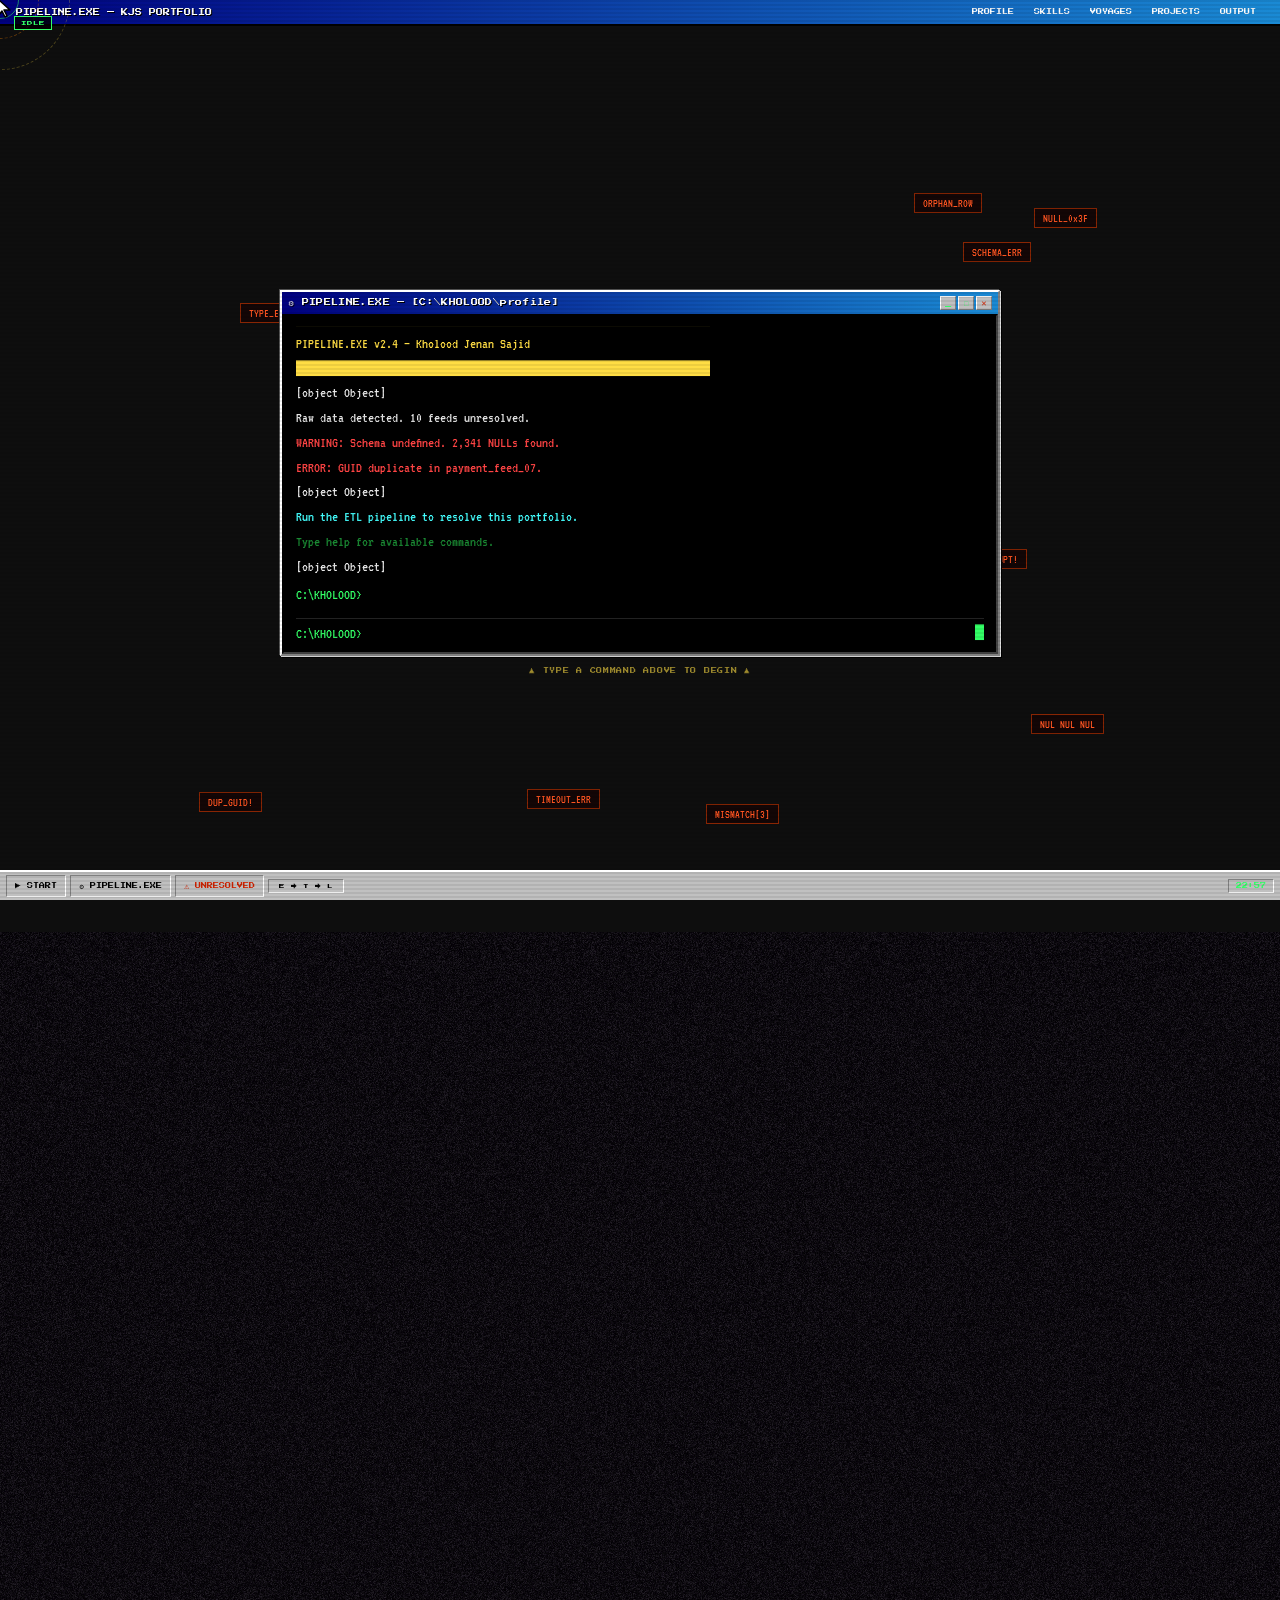
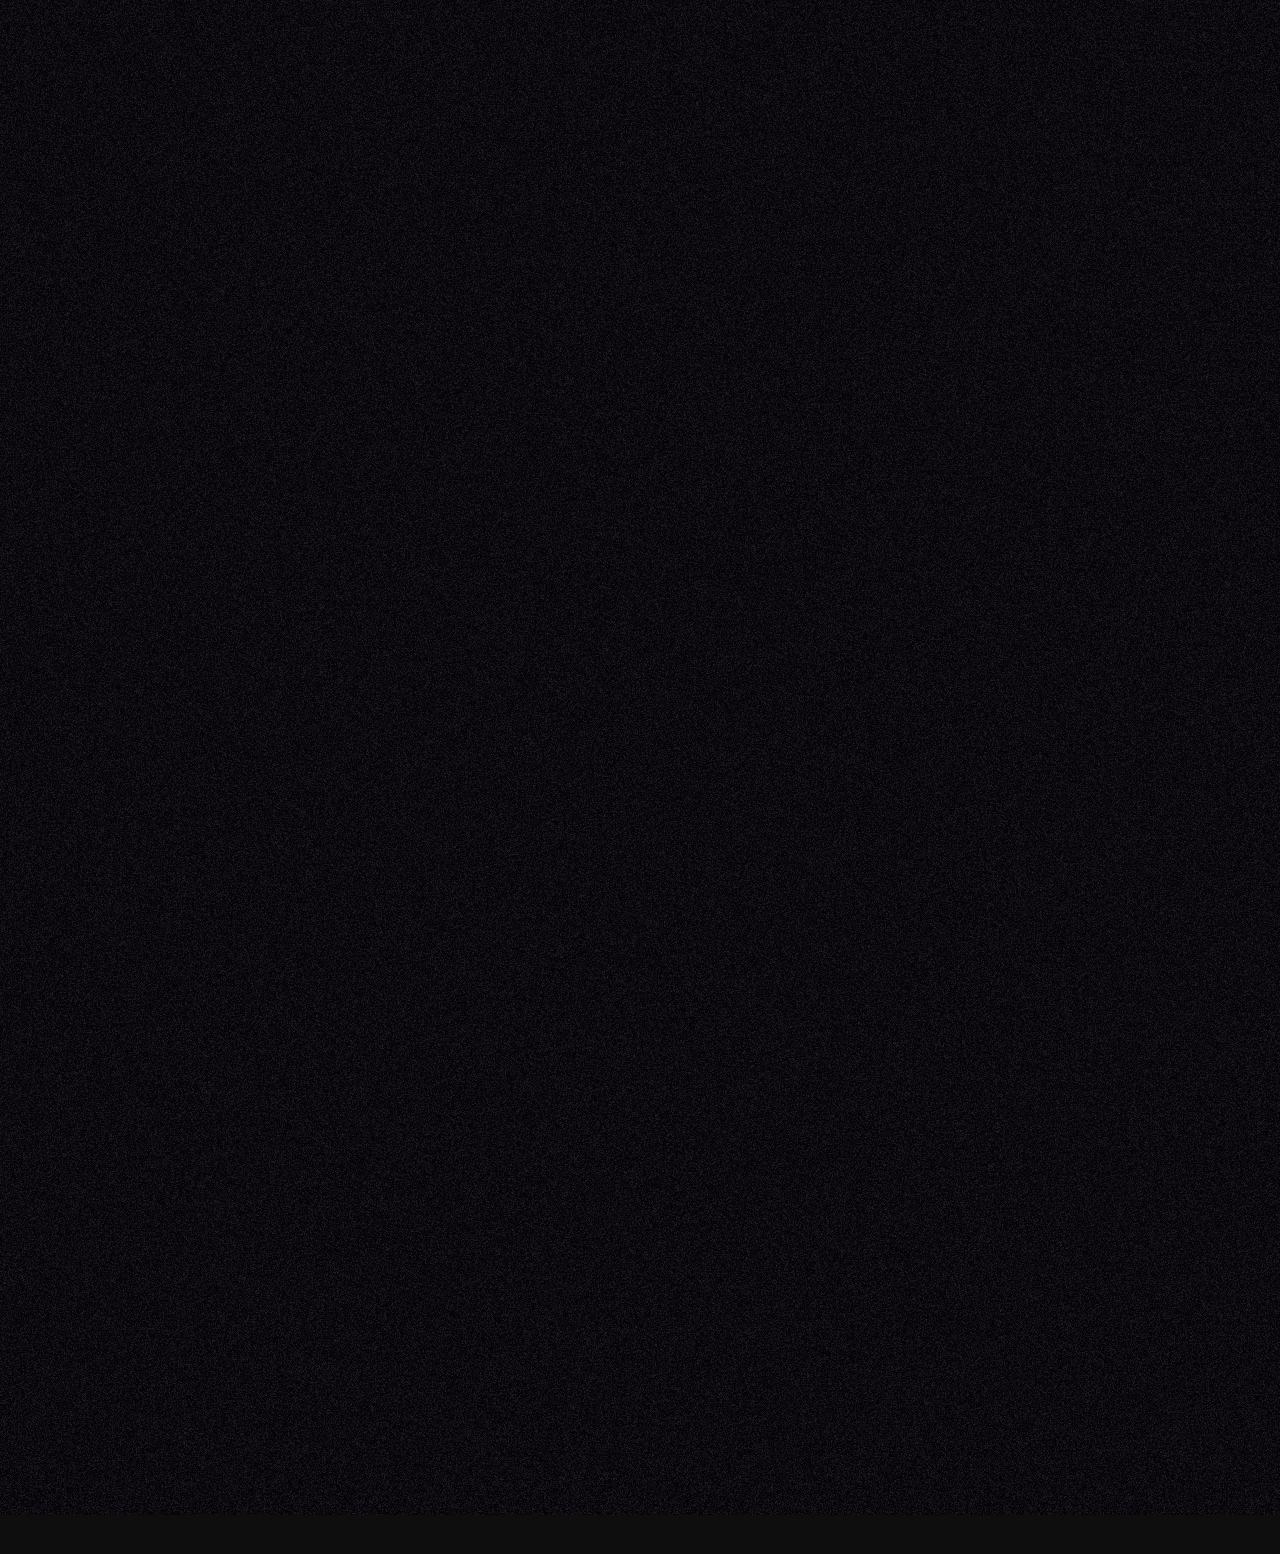
<file: indexhtml.html>
<!DOCTYPE html>
<html lang="en">
<head>
<meta charset="UTF-8">
<meta name="viewport" content="width=device-width, initial-scale=1.0">
<title>PIPELINE.EXE — KJS Portfolio</title>
<link href="https://fonts.googleapis.com/css2?family=Press+Start+2P&family=VT323&display=swap" rel="stylesheet">
<style>
:root{
  --bg:#0e0e0e; --win:#c0c0c0;
  --t0:#000080; --t1:#1a8ad4;
  --term-bg:#000000; --term-green:#33ff66; --term-dim:#1a8a33;
  --term-white:#e8e8e8; --term-yellow:#ffdd44; --term-red:#ff4444;
  --term-cyan:#44ffff; --term-orange:#ff8800;
  --bl:#ffffff; --bd:#808080;
  --noise-col:rgba(255,69,0,0.12);
  --green:#3a8a3a; --green-l:#55cc44;
}
*{margin:0;padding:0;box-sizing:border-box;}
html{scroll-behavior:smooth;}
body{
  background:var(--bg); color:var(--term-green);
  font-family:'VT323',monospace; overflow-x:hidden; cursor:none;
  image-rendering:pixelated;
}

/* ── CURSOR ── */
#cur{position:fixed;z-index:99999;pointer-events:none;transform:translate(-3px,-2px);}
.etl-ring{position:fixed;border-radius:50%;pointer-events:none;z-index:99990;transform:translate(-50%,-50%);}
#re{width:140px;height:140px;border:1.5px dashed var(--term-yellow);opacity:0.25;animation:rspin 9s linear infinite;}
#rt{width:78px;height:78px;border:1.5px dashed var(--term-orange);opacity:0.35;animation:rspin 4s linear infinite reverse;}
#rl{width:38px;height:38px;border:1.5px solid var(--term-green);opacity:0.5;animation:rpulse 1.8s ease-in-out infinite;}
@keyframes rspin{from{transform:translate(-50%,-50%) rotate(0deg);}to{transform:translate(-50%,-50%) rotate(360deg);}}
@keyframes rpulse{0%,100%{opacity:0.5;}50%{opacity:0.15;}}
#clbl{
  position:fixed;z-index:99995;pointer-events:none;
  font-family:'Press Start 2P',monospace;font-size:5.5px;
  color:var(--term-green);background:rgba(0,0,0,0.8);
  padding:3px 6px;border:1px solid var(--term-green);
  white-space:nowrap;transform:translate(14px,16px);
}

/* ── WIN CHROME ── */
.win{background:var(--win);border:2px solid;border-color:var(--bl) var(--bd) var(--bd) var(--bl);box-shadow:1px 1px 0 #dfdfdf,-1px -1px 0 #555,2px 2px 0 #000;}
.wbar{background:linear-gradient(to right,var(--t0),var(--t1));padding:4px 6px;display:flex;justify-content:space-between;align-items:center;}
.wtxt{font-family:'Press Start 2P',monospace;font-size:7px;color:#fff;text-shadow:1px 1px 0 #000;letter-spacing:0.05em;}
.wbtns{display:flex;gap:2px;}
.wbtn{width:16px;height:14px;background:var(--win);border:1px solid;border-color:var(--bl) var(--bd) var(--bd) var(--bl);display:flex;align-items:center;justify-content:center;font-family:'Press Start 2P';font-size:7px;cursor:pointer;}
.inset{background:#fff;border:1px solid;border-color:var(--bd) var(--bl) var(--bl) var(--bd);padding:6px 8px;margin:5px 0;font-family:'VT323',monospace;font-size:13px;line-height:1.75;color:#222;}
.pxbtn{font-family:'Press Start 2P',monospace;font-size:7px;background:var(--win);color:#000;border:2px solid;border-color:var(--bl) var(--bd) var(--bd) var(--bl);padding:5px 14px;cursor:pointer;box-shadow:1px 1px 0 #555;}
.pxbtn:active{border-color:var(--bd) var(--bl) var(--bl) var(--bd);box-shadow:none;transform:translate(1px,1px);}
.sep{height:2px;background:var(--bd);border-bottom:1px solid var(--bl);margin:6px 0;}
.chip{display:inline-block;font-family:'Press Start 2P',monospace;font-size:5px;padding:3px 6px;background:var(--t0);color:#fff;margin:2px;}
.chip.ok{background:#005500;}

/* ── SCANLINE ── */
body::before{content:'';position:fixed;top:0;left:0;right:0;bottom:0;background:repeating-linear-gradient(0deg,transparent,transparent 2px,rgba(0,0,0,0.07) 2px,rgba(0,0,0,0.07) 4px);pointer-events:none;z-index:9998;}

/* ── NAV ── */
nav{position:fixed;top:0;width:100%;z-index:500;background:linear-gradient(to right,#000080,#1a8ad4);padding:6px 16px;display:flex;align-items:center;justify-content:space-between;box-shadow:0 2px 0 #000;}
.ntitle{font-family:'Press Start 2P',monospace;font-size:7px;color:#fff;text-shadow:1px 1px 0 #000;}
.nlinks{display:flex;gap:4px;}
.nlinks a{font-family:'Press Start 2P',monospace;font-size:6px;color:#fff;text-decoration:none;padding:3px 8px;transition:background 0.2s;}
.nlinks a:hover{background:rgba(255,255,255,0.2);}

/* ── TASKBAR ── */
#tbar{position:fixed;bottom:0;left:0;right:0;z-index:500;background:var(--win);border-top:2px solid;border-color:var(--bl) var(--bd) var(--bd) var(--bl);height:30px;display:flex;align-items:center;padding:0 6px;gap:4px;}
.tbwin{font-family:'Press Start 2P',monospace;font-size:6px;background:var(--win);padding:3px 8px;height:22px;border:1px solid;border-color:var(--bd) var(--bl) var(--bl) var(--bd);cursor:pointer;display:flex;align-items:center;color:#000;gap:4px;}
#tclock{margin-left:auto;font-family:'Press Start 2P',monospace;font-size:6px;border:1px solid;border-color:var(--bd) var(--bl) var(--bl) var(--bd);padding:3px 7px;display:flex;align-items:center;}
#tphase{font-family:'Press Start 2P',monospace;font-size:5.5px;color:#000;padding:3px 10px;border:1px solid;border-color:var(--bd) var(--bl) var(--bl) var(--bd);}

/* ── CHAOS BACKDROP ── */
#chaos-bg{position:fixed;top:0;left:0;right:0;bottom:0;z-index:0;pointer-events:none;overflow:hidden;}
.chaos-river{position:absolute;top:-100%;font-family:'VT323',monospace;font-size:11px;writing-mode:vertical-lr;animation:rfall linear infinite;opacity:0.12;line-height:1.7;}
@keyframes rfall{from{top:-100%;}to{top:200%;}}

/* ── MAIN LAYOUT ── */
#page{position:relative;z-index:10;padding-top:32px;padding-bottom:40px;}

/* ── HERO CHAOS ── */
#hero{min-height:100vh;display:flex;flex-direction:column;align-items:center;justify-content:center;padding:2rem;position:relative;}
.hero-floaters{position:absolute;top:0;left:0;right:0;bottom:0;pointer-events:none;}
.raw-node{position:absolute;font-family:'VT323',monospace;font-size:12px;background:rgba(20,5,5,0.85);border:1px solid rgba(255,69,0,0.5);color:#ff5522;padding:3px 8px;cursor:none;white-space:nowrap;transition:color .3s,border-color .3s,background .3s,box-shadow .3s,font-size .2s;user-select:none;}
.raw-node.s-e{border-color:var(--term-yellow);color:var(--term-yellow);box-shadow:0 0 8px rgba(255,221,68,.5);animation:npulse .5s ease-in-out infinite;}
.raw-node.s-t{border-color:var(--term-orange);color:var(--term-orange);box-shadow:0 0 12px rgba(255,136,0,.6);animation:njitter .1s steps(2) infinite;}
.raw-node.s-l{border-color:var(--term-green);color:var(--term-green);background:rgba(0,30,0,.9);box-shadow:0 0 14px rgba(51,255,102,.4);animation:none;font-family:'Press Start 2P',monospace;font-size:6px;padding:4px 8px;}
@keyframes npulse{0%,100%{opacity:1;}50%{opacity:.6;}}
@keyframes njitter{0%{transform:translate(0,0);}50%{transform:translate(-1px,1px);}100%{transform:translate(1px,-1px);}}

/* ── TERMINAL WINDOW ── */
#terminal{width:min(720px,92vw);position:relative;z-index:20;}
.term-body{background:var(--term-bg);padding:10px 12px;height:340px;display:flex;flex-direction:column;overflow:hidden;border:2px inset #444;}
#term-out{flex:1;overflow-y:auto;overflow-x:hidden;font-family:'VT323',monospace;font-size:15px;line-height:1.65;color:var(--term-white);padding-bottom:6px;}
#term-out::-webkit-scrollbar{width:8px;}
#term-out::-webkit-scrollbar-track{background:#111;}
#term-out::-webkit-scrollbar-thumb{background:#333;}
.term-in-row{display:flex;align-items:center;gap:0;margin-top:4px;border-top:1px solid #222;padding-top:6px;flex-shrink:0;}
.term-prompt{font-family:'VT323',monospace;font-size:15px;color:var(--term-green);white-space:nowrap;}
#cmd-input{background:transparent;border:none;outline:none;color:var(--term-green);font-family:'VT323',monospace;font-size:15px;flex:1;caret-color:transparent;cursor:none;}
.term-blink{font-family:'VT323',monospace;font-size:15px;color:var(--term-green);animation:blink .9s step-end infinite;}
@keyframes blink{50%{opacity:0;}}

/* output line colours */
.tg{color:var(--term-green);}
.tw{color:var(--term-white);}
.ty{color:var(--term-yellow);}
.tr{color:var(--term-red);}
.tc{color:var(--term-cyan);}
.to{color:var(--term-orange);}
.td{color:var(--term-dim);}
.tb{color:#888;}

/* ── SECTIONS — initially hidden under noise ── */
.pf-section{position:relative;overflow:hidden;margin:0;}
.noise-veil{
  position:absolute;inset:0;z-index:50;pointer-events:none;
  background:var(--term-bg);
  transition:opacity .8s ease;
}
.noise-veil.dissolve{opacity:0;pointer-events:none;}
.noise-veil canvas{width:100%;height:100%;display:block;opacity:.6;}
.pf-section .inner{
  opacity:0;transform:translateY(10px);
  transition:opacity .9s ease .3s,transform .9s ease .3s;
}
.pf-section.revealed .inner{opacity:1;transform:translateY(0);}

/* section chrome */
.sec-wrap{padding:2rem 4vw;background:linear-gradient(to bottom,#b8c8dc,#9ab0c8);}
.sec-wrap-exp{padding:2rem 4vw;background:linear-gradient(to bottom,#9ab0c8,#7a98b8);}
.sec-wrap-proj{padding:2rem 4vw;background:linear-gradient(to bottom,#7a98b8,#5a7898);}
.sec-wrap-clean{padding:3rem 4vw 4rem;background:#008080;background-image:radial-gradient(circle,rgba(0,0,0,.06) 1px,transparent 1px);background-size:4px 4px;background-color:#008080;}

/* win sections */
.sw{position:relative;}
.exp-grid{display:grid;grid-template-columns:1fr;gap:12px;max-width:820px;margin:0 auto;}
.proj-grid{display:grid;grid-template-columns:repeat(auto-fit,minmax(260px,1fr));gap:12px;max-width:860px;margin:0 auto;}
.skills-grid2{display:grid;grid-template-columns:repeat(auto-fit,minmax(190px,1fr));gap:10px;max-width:860px;margin:0 auto;}
.desk-grid{display:grid;grid-template-columns:1fr 1fr;gap:12px;max-width:860px;margin:0 auto 12px;}
.desk-grid-3{display:grid;grid-template-columns:1fr 1fr 1fr;gap:12px;max-width:860px;margin:0 auto 12px;}
.desk-icons-left{position:absolute;top:2rem;left:1rem;display:flex;flex-direction:column;gap:1.2rem;}
.di{display:flex;flex-direction:column;align-items:center;gap:3px;width:56px;cursor:pointer;}
.di:hover .dii{filter:brightness(1.3);}
.dii{font-size:24px;filter:drop-shadow(1px 1px 0 rgba(0,0,0,.5));}
.dil{font-family:'Press Start 2P',monospace;font-size:5px;color:#fff;text-align:center;text-shadow:1px 1px 0 #000;}
.clink{display:block;width:100%;font-family:'Press Start 2P',monospace;font-size:6px;background:var(--win);color:#000;border:2px solid;border-color:var(--bl) var(--bd) var(--bd) var(--bl);padding:7px 10px;text-decoration:none;margin-bottom:5px;}
.clink:hover{filter:brightness(.9);}
.cert-row{display:flex;align-items:center;gap:8px;padding:5px 0;border-bottom:1px solid #aaa;}
.cert-row:last-child{border-bottom:none;}
.ci{width:22px;height:22px;flex-shrink:0;background:var(--t0);color:#fff;display:flex;align-items:center;justify-content:center;font-family:'Press Start 2P',monospace;font-size:5px;border:1px solid;border-color:var(--bl) var(--bd) var(--bd) var(--bl);}

/* ── HINT BAR (before first command) ── */
#hint{text-align:center;margin-top:12px;font-family:'Press Start 2P',monospace;font-size:6px;color:rgba(255,221,68,.6);letter-spacing:.12em;animation:blink 1.5s step-end infinite;}

/* progress bar in terminal */
.pbar-wrap{display:flex;align-items:center;gap:8px;}
.pbar{font-family:'VT323',monospace;font-size:15px;}
</style>
</head>
<body>

<!-- CURSOR -->
<div id="cur"><svg width="18" height="22" viewBox="0 0 18 22" fill="none"><path d="M2 2L2 17L5 13L8 19L10 18L7 12L13 12Z" fill="#fff" stroke="#000" stroke-width="1.5" stroke-linejoin="round"/></svg></div>
<div class="etl-ring" id="re"></div>
<div class="etl-ring" id="rt"></div>
<div class="etl-ring" id="rl"></div>
<div id="clbl">IDLE</div>

<!-- CHAOS BACKGROUND RIVERS -->
<div id="chaos-bg"></div>

<!-- NAV -->
<nav>
  <span class="ntitle">PIPELINE.EXE — KJS PORTFOLIO</span>
  <div class="nlinks">
    <a href="#sec-hero">PROFILE</a>
    <a href="#sec-skills">SKILLS</a>
    <a href="#sec-exp">VOYAGES</a>
    <a href="#sec-proj">PROJECTS</a>
    <a href="#sec-clean">OUTPUT</a>
  </div>
</nav>

<!-- TASKBAR -->
<div id="tbar">
  <div class="tbwin">▶ START</div>
  <div class="tbwin" id="tb1">⚙ PIPELINE.EXE</div>
  <div class="tbwin" id="tb2" style="color:#cc2200;">⚠ UNRESOLVED</div>
  <div id="tphase">E → T → L</div>
  <div id="tclock">00:00</div>
</div>

<!-- PAGE -->
<div id="page">

<!-- ════════ HERO + TERMINAL ════════ -->
<section id="hero">
  <div class="hero-floaters" id="floaters"></div>

  <!-- raw nodes -->
  <div class="raw-node" id="rn0"  data-clean="C++ STL">NULL_0x3F</div>
  <div class="raw-node" id="rn1"  data-clean="Snowflake">SCHEMA_ERR</div>
  <div class="raw-node" id="rn2"  data-clean="Data Engineer">0xa8_BROK</div>
  <div class="raw-node" id="rn3"  data-clean="CGPA 9.64">!CORRUPT!</div>
  <div class="raw-node" id="rn4"  data-clean="Amdocs">???_FEED</div>
  <div class="raw-node" id="rn5"  data-clean="250+ LeetCode">MISMATCH[3]</div>
  <div class="raw-node" id="rn6"  data-clean="Python · SQL">TIMEOUT_ERR</div>
  <div class="raw-node" id="rn7"  data-clean="Azure CI/CD">DUP_GUID!</div>
  <div class="raw-node" id="rn8"  data-clean="ETL Pipelines">NUL NUL NUL</div>
  <div class="raw-node" id="rn9"  data-clean="Real-Time Sys">0xFF_BRK</div>
  <div class="raw-node" id="rn10" data-clean="PySpark">TYPE_ERR!</div>
  <div class="raw-node" id="rn11" data-clean="Open to Work">ORPHAN_ROW</div>

  <!-- TERMINAL WINDOW -->
  <div class="win" id="terminal">
    <div class="wbar">
      <span class="wtxt">⚙ PIPELINE.EXE — [C:\KHOLOOD\profile]</span>
      <div class="wbtns">
        <div class="wbtn">_</div><div class="wbtn">□</div><div class="wbtn" style="color:#cc2200;">✕</div>
      </div>
    </div>
    <div class="term-body">
      <div id="term-out"></div>
      <div class="term-in-row">
        <span class="term-prompt" id="prompt">C:\KHOLOOD&gt;&nbsp;</span>
        <input id="cmd-input" type="text" autocomplete="off" spellcheck="false" autofocus>
        <span class="term-blink">█</span>
      </div>
    </div>
  </div>
  <div id="hint">▲  TYPE A COMMAND ABOVE TO BEGIN  ▲</div>
</section>

<!-- ════════ SECTION: HERO INFO ════════ -->
<section class="pf-section" id="sec-hero">
  <div class="noise-veil" id="veil-hero"><canvas id="nc-hero"></canvas></div>
  <div class="inner sec-wrap">
    <div class="win sw" style="max-width:760px;margin:0 auto;">
      <div class="wbar"><span class="wtxt">💾 PROFILE.EXE — KHOLOOD JENAN SAJID</span><div class="wbtns"><div class="wbtn">_</div><div class="wbtn">□</div><div class="wbtn">✕</div></div></div>
      <div style="padding:14px 16px;background:var(--win);">
        <div style="display:flex;gap:12px;align-items:flex-start;margin-bottom:10px;">
          <div style="width:56px;height:56px;flex-shrink:0;background:#000080;border:2px solid;border-color:var(--bl) var(--bd) var(--bd) var(--bl);display:flex;align-items:center;justify-content:center;font-size:28px;">👩🏻‍💻</div>
          <div>
            <p style="font-family:'Press Start 2P',monospace;font-size:9px;color:#000;margin-bottom:4px;">Kholood Jenan Sajid</p>
            <p style="font-family:'VT323',monospace;font-size:14px;color:#333;margin-bottom:2px;">Data Engineer · SDE @ Amdocs · Aug 2024–Present</p>
            <p style="font-family:'VT323',monospace;font-size:13px;color:#555;">B.Tech IT · Bharati Vidyapeeth · CGPA 9.64 · Pune, IN</p>
          </div>
        </div>
        <div class="sep"></div>
        <div class="inset" style="font-size:13px;">
          SDE | C++ | Real-Time Systems | Data Pipelines | Snowflake | ETL<br>
          Open to Work · On-site · Hybrid · Pune Division +3 locations
        </div>
        <div style="margin-top:8px;">
          <span class="chip">C++ STL</span><span class="chip">Python</span><span class="chip">Snowflake</span>
          <span class="chip">SQL</span><span class="chip ok">ETL</span><span class="chip ok">Azure</span>
          <span class="chip">PySpark</span><span class="chip ok">Real-Time</span>
        </div>
      </div>
    </div>
  </div>
</section>

<!-- ════════ SECTION: SKILLS ════════ -->
<section class="pf-section" id="sec-skills">
  <div class="noise-veil" id="veil-skills"><canvas id="nc-skills"></canvas></div>
  <div class="inner sec-wrap" style="background:linear-gradient(to bottom,#c8ddf5,#b8c8dc);">
    <div class="skills-grid2" style="max-width:860px;margin:0 auto;">
      <div class="win"><div class="wbar"><span class="wtxt">LANGUAGES</span><div class="wbtns"><div class="wbtn">✕</div></div></div><div style="padding:10px 12px;background:var(--win);"><div class="inset" style="font-size:13px;">C++ STL<br>Python<br>TypeScript<br>SQL · PHP</div></div></div>
      <div class="win"><div class="wbar"><span class="wtxt">DATA</span><div class="wbtns"><div class="wbtn">✕</div></div></div><div style="padding:10px 12px;background:var(--win);"><div class="inset" style="font-size:13px;">ETL Pipelines<br>Snowflake<br>Data Modeling<br>TWS Scheduler</div></div></div>
      <div class="win"><div class="wbar"><span class="wtxt">BACKEND</span><div class="wbtns"><div class="wbtn">✕</div></div></div><div style="padding:10px 12px;background:var(--win);"><div class="inset" style="font-size:13px;">Spring Boot<br>REST APIs<br>Microservices<br>Event-Driven</div></div></div>
      <div class="win"><div class="wbar"><span class="wtxt">CLOUD</span><div class="wbtns"><div class="wbtn">✕</div></div></div><div style="padding:10px 12px;background:var(--win);"><div class="inset" style="font-size:13px;">Azure Blob/SFTP<br>CI/CD · SPN Auth<br>RBAC · TWS<br>Snowflake Stg</div></div></div>
      <div class="win"><div class="wbar"><span class="wtxt">FRAMEWORKS</span><div class="wbtns"><div class="wbtn">✕</div></div></div><div style="padding:10px 12px;background:var(--win);"><div class="inset" style="font-size:13px;">NumPy · Pandas<br>TensorFlow<br>PySpark · Scrapy<br>LangChain</div></div></div>
      <div class="win"><div class="wbar"><span class="wtxt">EDGE</span><div class="wbtns"><div class="wbtn">✕</div></div></div><div style="padding:10px 12px;background:var(--win);"><div class="inset" style="font-size:13px;">250+ LeetCode<br>Rank 3/50 2024<br>MS Ambassador<br>937 Followers</div></div></div>
    </div>
  </div>
</section>

<!-- ════════ SECTION: EXPERIENCE ════════ -->
<section class="pf-section" id="sec-exp">
  <div class="noise-veil" id="veil-exp"><canvas id="nc-exp"></canvas></div>
  <div class="inner sec-wrap-exp">
    <div class="exp-grid">
      <div class="win sw">
        <div class="wbar"><span class="wtxt">📋 AMDOCS — DATA ENGINEER</span><div class="wbtns"><div class="wbtn">_</div><div class="wbtn">□</div><div class="wbtn">✕</div></div></div>
        <div style="padding:12px 14px;background:var(--win);">
          <div style="display:flex;justify-content:space-between;flex-wrap:wrap;gap:4px;margin-bottom:8px;">
            <span style="font-family:'Press Start 2P',monospace;font-size:7px;">Data Engineer · Full-time</span>
            <span style="font-family:'VT323',monospace;font-size:13px;color:#555;">AUG 2024 — PRESENT</span>
          </div>
          <div class="inset" style="font-size:13px;">
            <span style="color:var(--green)">✓</span> Data pipelines: Python, SQL, Snowflake — high-volume production<br>
            <span style="color:var(--green)">✓</span> 20+ automated quality &amp; risk checks engineered<br>
            <span style="color:var(--green)">✓</span> Event-driven backend — real-time flow (Kafka/Event Hub aligned)<br>
            <span style="color:var(--green)">✓</span> 10+ upstream feeds ingested into Snowflake staging layers<br>
            <span style="color:var(--green)">✓</span> SPN auth · CI/CD · RBAC · cross-schema GUID mapping
          </div>
          <div style="margin-top:6px;"><span class="chip">Snowflake</span><span class="chip">Python</span><span class="chip">SQL</span><span class="chip">Azure</span><span class="chip ok">CI/CD</span><span class="chip ok">PySpark</span></div>
        </div>
      </div>
      <div class="win sw">
        <div class="wbar"><span class="wtxt">📋 LET US CODE — SWE INTERN</span><div class="wbtns"><div class="wbtn">_</div><div class="wbtn">□</div><div class="wbtn">✕</div></div></div>
        <div style="padding:12px 14px;background:var(--win);">
          <div style="display:flex;justify-content:space-between;flex-wrap:wrap;gap:4px;margin-bottom:8px;">
            <span style="font-family:'Press Start 2P',monospace;font-size:7px;">Software Engineering Intern</span>
            <span style="font-family:'VT323',monospace;font-size:13px;color:#555;">NOV 2023 — JUL 2024</span>
          </div>
          <div class="inset" style="font-size:13px;">
            <span style="color:var(--green)">✓</span> Scalable scrapers — 95% data accuracy, multi-category datasets<br>
            <span style="color:var(--green)">✓</span> Automated workflow pipelines — reduced manual intervention<br>
            <span style="color:var(--green)">✓</span> MongoDB storage optimized — query perf &amp; deduplication<br>
            <span style="color:var(--green)">✓</span> DSA &amp; OOP applied — improved backend maintainability
          </div>
          <div style="margin-top:6px;"><span class="chip">Scrapy</span><span class="chip">Pandas</span><span class="chip ok">MongoDB</span><span class="chip ok">Python OOP</span></div>
        </div>
      </div>
    </div>
  </div>
</section>

<!-- ════════ SECTION: PROJECTS + CERTS ════════ -->
<section class="pf-section" id="sec-proj">
  <div class="noise-veil" id="veil-proj"><canvas id="nc-proj"></canvas></div>
  <div class="inner sec-wrap-proj">
    <div class="proj-grid" style="margin-bottom:14px;">
      <div class="win"><div class="wbar"><span class="wtxt">📁 REAL-TIME ANALYTICS</span><div class="wbtns"><div class="wbtn">✕</div></div></div><div style="padding:10px 12px;background:var(--win);"><div class="inset" style="font-size:13px;">C++ multi-threading &amp; optimization for high-throughput real-time data processing. Built for scale at BVP.</div><span class="chip">C++ STL</span><span class="chip ok">Multi-thread</span></div></div>
      <div class="win"><div class="wbar"><span class="wtxt">📁 DIST. ORDER SYSTEM</span><div class="wbtns"><div class="wbtn">✕</div></div></div><div style="padding:10px 12px;background:var(--win);"><div class="inset" style="font-size:13px;">Event-driven backend, REST APIs, async lifecycle, Stripe gateway — 70% website functionality boost.</div><span class="chip">REST APIs</span><span class="chip ok">Stripe</span></div></div>
      <div class="win"><div class="wbar"><span class="wtxt">📁 OFFICESLANG</span><div class="wbtns"><div class="wbtn">✕</div></div></div><div style="padding:10px 12px;background:var(--win);"><div class="inset" style="font-size:13px;">Linguistic intelligence tool bridging technical jargon and human clarity. Shipped in one-month sprint.</div><span class="chip">Python</span><span class="chip ok">NLP</span></div></div>
    </div>
    <div class="win sw" style="max-width:860px;margin:0 auto;">
      <div class="wbar"><span class="wtxt">📜 CERTIFICATIONS.EXE</span><div class="wbtns"><div class="wbtn">_</div><div class="wbtn">□</div><div class="wbtn">✕</div></div></div>
      <div style="padding:10px 14px;background:var(--win);">
        <div class="cert-row"><div class="ci">A</div><div><div style="font-family:'Press Start 2P',monospace;font-size:5.5px;margin-bottom:2px;">AI Fluency: Framework &amp; Foundations</div><div style="font-family:'VT323',monospace;font-size:12px;color:#555;">Anthropic · Apr 2026</div></div></div>
        <div class="cert-row"><div class="ci">LC</div><div><div style="font-family:'Press Start 2P',monospace;font-size:5.5px;margin-bottom:2px;">Functions, Tools &amp; Agents — LangChain</div><div style="font-family:'VT323',monospace;font-size:12px;color:#555;">DeepLearning.AI · Jul 2025</div></div></div>
        <div class="cert-row"><div class="ci">DB</div><div><div style="font-family:'Press Start 2P',monospace;font-size:5.5px;margin-bottom:2px;">Databricks Fundamentals</div><div style="font-family:'VT323',monospace;font-size:12px;color:#555;">Databricks</div></div></div>
        <div class="cert-row"><div class="ci">AZ</div><div><div style="font-family:'Press Start 2P',monospace;font-size:5.5px;margin-bottom:2px;">Azure AI-900</div><div style="font-family:'VT323',monospace;font-size:12px;color:#555;">Microsoft</div></div></div>
        <div class="cert-row"><div class="ci">MS</div><div><div style="font-family:'Press Start 2P',monospace;font-size:5.5px;margin-bottom:2px;">Microsoft Learn Student Ambassador</div><div style="font-family:'VT323',monospace;font-size:12px;color:#555;">Microsoft · Nov 2021</div></div></div>
      </div>
    </div>
  </div>
</section>

<!-- ════════ SECTION: CLEAN DESKTOP ════════ -->
<section class="pf-section" id="sec-clean">
  <div class="noise-veil" id="veil-clean"><canvas id="nc-clean"></canvas></div>
  <div class="inner sec-wrap-clean">
    <div class="desk-icons-left">
      <div class="di"><span class="dii">💾</span><span class="dil">PROFILE</span></div>
      <div class="di"><span class="dii">📁</span><span class="dil">PROJECTS</span></div>
      <div class="di"><span class="dii">📬</span><span class="dil">CONTACT</span></div>
      <div class="di"><span class="dii">🗑️</span><span class="dil">RECYCLE</span></div>
    </div>
    <!-- success dialog -->
    <div class="win" style="max-width:700px;margin:0 auto 12px;margin-left:80px;">
      <div class="wbar" style="background:linear-gradient(to right,#005500,#22aa22);"><span class="wtxt">✓ PIPELINE.EXE — ALL PROCESSES COMPLETE</span><div class="wbtns"><div class="wbtn" style="color:var(--green-l)">✓</div></div></div>
      <div style="padding:12px 14px;background:var(--win);display:flex;align-items:center;gap:14px;">
        <span style="font-size:36px;flex-shrink:0;">✅</span>
        <div>
          <p style="font-family:'Press Start 2P',monospace;font-size:7px;color:#006600;margin-bottom:6px;">Kholood Jenan Sajid — Portfolio resolved.</p>
          <div class="inset" style="font-size:13px;">
            <span style="color:var(--green)">✓</span> 10/10 feeds processed · 0 errors · 0 NULLs<br>
            <span style="color:var(--green)">✓</span> 20 validation checks passed · Schema: VALID<br>
            <span style="color:var(--green)">✓</span> Snowflake layers loaded · CI/CD active · RBAC OK<br>
            <span style="color:var(--green)">✓</span> Output: TRUSTED DATA — portfolio deployed
          </div>
          <button class="pxbtn" style="margin-top:6px;font-size:7px;" onclick="this.textContent='OK ✓'">OK</button>
        </div>
      </div>
    </div>
    <div class="desk-grid" style="margin-left:80px;">
      <div class="win"><div class="wbar"><span class="wtxt">📬 CONTACT.EXE</span><div class="wbtns"><div class="wbtn">_</div><div class="wbtn">□</div><div class="wbtn">✕</div></div></div><div style="padding:10px 12px;background:var(--win);">
        <a href="mailto:sjkholood@gmail.com" class="clink">📧 sjkholood@gmail.com</a>
        <a href="https://linkedin.com/in/kholood-jenan-sajid" target="_blank" class="clink">🔗 linkedin/kholood-jenan-sajid</a>
        <a href="https://github.com/KholoodS" target="_blank" class="clink">🐙 github.com/KholoodS</a>
        <a href="tel:+918299819282" class="clink">📞 +91 82998 19282</a>
        <div class="sep"></div>
        <span style="font-family:'VT323',monospace;font-size:13px;color:#000;">Status: <span style="color:var(--green)">● OPEN TO WORK</span></span>
      </div></div>
      <div class="win"><div class="wbar" style="background:linear-gradient(to right,#005500,#22aa22);"><span class="wtxt">⚙ SYSTEM_INFO.EXE</span><div class="wbtns"><div class="wbtn">✕</div></div></div><div style="padding:10px 12px;background:var(--win);">
        <div class="inset" style="font-size:13px;">
          Pipeline v: <span style="color:var(--green)">2.4</span><br>
          Feeds: <span style="color:var(--green)">10/10</span> · Errors: <span style="color:var(--green)">0</span><br>
          LeetCode: <span style="color:var(--green)">250+ solved</span><br>
          Rank: <span style="color:var(--green)">3/50+ (2024)</span><br>
          Followers: <span style="color:var(--green)">937 · 500+ conn</span>
        </div>
        <div class="sep"></div>
        <span style="font-family:'VT323',monospace;font-size:13px;">Raw → <span style="color:var(--green)">TRUSTED ✓</span></span>
      </div></div>
    </div>
    <div style="margin-left:80px;background:var(--win);border:2px solid;border-color:var(--bl) var(--bd) var(--bd) var(--bl);padding:5px 12px;display:flex;justify-content:space-between;max-width:860px;margin-right:0;">
      <span style="font-family:'Press Start 2P',monospace;font-size:5.5px;color:#000;">📂 5 objects · PIPELINE.EXE v2.4 · 0 errors</span>
      <span style="font-family:'Press Start 2P',monospace;font-size:5.5px;color:var(--green);">STATUS: RESOLVED ✓</span>
    </div>
  </div>
</section>

</div><!-- /page -->

<script>
// ══════════════════════════════════════════
//  CURSOR + ETL RINGS
// ══════════════════════════════════════════
const curEl=document.getElementById('cur'),clbl=document.getElementById('clbl');
const re=document.getElementById('re'),rt=document.getElementById('rt'),rl=document.getElementById('rl');
let cx=0,cy=0,rx=0,ry=0;
document.addEventListener('mousemove',e=>{cx=e.clientX;cy=e.clientY;});
(function mc(){
  rx+=(cx-rx)*.22;ry+=(cy-ry)*.22;
  curEl.style.left=cx+'px';curEl.style.top=cy+'px';
  clbl.style.left=cx+'px';clbl.style.top=cy+'px';
  [re,rt,rl].forEach(r=>{r.style.left=rx+'px';r.style.top=ry+'px';});
  requestAnimationFrame(mc);
})();

// ── CLOCK ──
function tc(){const n=new Date();document.getElementById('tclock').textContent=String(n.getHours()).padStart(2,'0')+':'+String(n.getMinutes()).padStart(2,'0');}
tc();setInterval(tc,30000);

// ── CHAOS RIVERS ──
(function(){
  const c=document.getElementById('chaos-bg');
  const strs=['NULL SCHEMA ERR TIMEOUT','SELECT * FROM raw WHERE','DUPLICATE GUID ERROR','!CORRUPT! MISMATCH','ROLLBACK CONSTRAINT','NUL NUL NUL NUL','0xFF BROKEN FEED','ORPHAN_ROW !!!!'];
  [3,8,13,19,24,30,36,41,47,53,59,64,70,76,82,87,93].forEach((pct,i)=>{
    const d=document.createElement('div');
    d.className='chaos-river';
    d.style.left=pct+'%';
    d.style.animationDuration=(14+Math.random()*12)+'s';
    d.style.animationDelay=-(Math.random()*20)+'s';
    d.style.color=i%3===0?'#ff4400':i%3===1?'#9b5fcf':'#1a8a4a';
    d.textContent=strs[i%strs.length].split('').join('\n');
    c.appendChild(d);
  });
})();

// ── NOISE VEILS ──
function makeNoise(canvasId){
  const c=document.getElementById(canvasId);
  if(!c)return;
  const parent=c.parentElement;
  function resize(){c.width=parent.offsetWidth;c.height=parent.offsetHeight;}
  resize();
  const ctx=c.getContext('2d');
  let running=true;
  function draw(){
    if(!running)return;
    const id=ctx.createImageData(c.width,c.height);
    const d=id.data;
    for(let i=0;i<d.length;i+=4){
      const v=Math.random()*60|0;
      d[i]=v+8;d[i+1]=v;d[i+2]=v+15;d[i+3]=Math.random()*180+60;
    }
    ctx.putImageData(id,0,0);
    requestAnimationFrame(draw);
  }
  draw();
  return ()=>{running=false;};
}
const stopNoises={
  hero:  makeNoise('nc-hero'),
  skills:makeNoise('nc-skills'),
  exp:   makeNoise('nc-exp'),
  proj:  makeNoise('nc-proj'),
  clean: makeNoise('nc-clean'),
};

// ── RAW NODES – random position each load ──
const rawNodes=Array.from(document.querySelectorAll('.raw-node'));
const rawTexts=['NULL_0x3F','SCHEMA_ERR','0xa8_BROK','!CORRUPT!','???_FEED','MISMATCH[3]','TIMEOUT_ERR','DUP_GUID!','NUL NUL NUL','0xFF_BRK','TYPE_ERR!','ORPHAN_ROW'];
const scramChars='ABCDEFabcdef0123456789!@#$_?><|\\//';
const scramTimers=new Map();

window.addEventListener('load',()=>{
  const hero=document.getElementById('hero');
  const vw=Math.min(hero.offsetWidth,window.innerWidth);
  const vh=hero.offsetHeight;
  rawNodes.forEach((n,i)=>{
    n.style.left=Math.floor(6+Math.random()*(vw-120))+'px';
    n.style.top=Math.floor(80+Math.random()*(vh-200))+'px';
    n.dataset.state='raw';
  });
});

function scramble(el,target,ms){
  if(scramTimers.has(el))clearInterval(scramTimers.get(el));
  let f=0,total=ms/36;
  const id=setInterval(()=>{
    const p=f/total;
    el.textContent=target.split('').map((ch,i)=>i<Math.floor(p*target.length)?ch:scramChars[Math.floor(Math.random()*scramChars.length)]).join('');
    f++;
    if(f>=total){clearInterval(id);scramTimers.delete(el);el.textContent=target;}
  },36);
  scramTimers.set(el,id);
}

// ETL cursor interaction
let curPhase='idle';
function setPhase(p){
  if(p===curPhase)return;curPhase=p;
  const labels={idle:'IDLE',extract:'EXTRACT',transform:'XFORM',load:'LOAD ✓'};
  clbl.textContent=labels[p]||'IDLE';
  clbl.style.borderColor=p==='load'?'#33ff66':p==='transform'?'#ff8800':p==='extract'?'#ffdd44':'#33ff66';
  const pt=document.getElementById('tphase');
  if(pt)pt.textContent=p==='idle'?'E → T → L':p==='extract'?'[E] → T → L':p==='transform'?'E → [T] → L':'E → T → [L]';
}

(function etlTick(){
  let closest='idle';
  rawNodes.forEach(n=>{
    const r=n.getBoundingClientRect();
    const nx=r.left+r.width/2,ny=r.top+r.height/2;
    const dist=Math.hypot(cx-nx,cy-ny);
    const st=n.dataset.state||'raw';
    if(st==='loaded'){if(closest==='idle')closest='load';return;}
    if(dist<44){
      if(st!=='load'){n.dataset.state='load';n.classList.remove('s-e','s-t');n.classList.add('s-l');scramble(n,n.dataset.clean,280);setTimeout(()=>n.dataset.state='loaded',350);}
      closest='load';
    }else if(dist<90){
      if(st==='raw'||st==='extract'){n.dataset.state='transform';n.classList.remove('s-e','s-l');n.classList.add('s-t');}
      if(closest==='idle'||closest==='extract')closest='transform';
    }else if(dist<160){
      if(st==='raw'){n.dataset.state='extract';n.classList.remove('s-t','s-l');n.classList.add('s-e');}
      if(closest==='idle')closest='extract';
    }else{
      if(st==='extract'||st==='transform'){
        n.dataset.state='raw';n.classList.remove('s-e','s-t','s-l');
        if(scramTimers.has(n)){clearInterval(scramTimers.get(n));scramTimers.delete(n);}
        n.textContent=rawTexts[parseInt(n.id.replace('rn',''))]||'???';
      }
    }
  });
  setPhase(closest);
  requestAnimationFrame(etlTick);
})();

// ══════════════════════════════════════════
//  TERMINAL ENGINE
// ══════════════════════════════════════════
const out=document.getElementById('term-out');
const inp=document.getElementById('cmd-input');
let history=[],hIdx=-1,busy=false,revealed={hero:false,skills:false,exp:false,proj:false,clean:false};

function print(lines,delay=0){
  return new Promise(res=>{
    lines.forEach((l,i)=>{
      setTimeout(()=>{
        const d=document.createElement('div');
        d.innerHTML=l.text||l;
        if(l.cls)d.className=l.cls;
        out.appendChild(d);
        out.scrollTop=out.scrollHeight;
        if(i===lines.length-1)setTimeout(res,80);
      },delay+i*28);
    });
  });
}

function printBar(label,color,delay=0){
  return new Promise(res=>{
    setTimeout(()=>{
      const d=document.createElement('div');
      d.style.color=color;d.style.fontFamily='VT323,monospace';d.style.fontSize='15px';
      out.appendChild(d);out.scrollTop=out.scrollHeight;
      const blocks='████████████████████';
      let i=0;
      const id=setInterval(()=>{
        i++;d.textContent=label+' ['+blocks.slice(0,i)+' '.repeat(blocks.length-i)+'] '+Math.floor(i/blocks.length*100)+'%';
        out.scrollTop=out.scrollHeight;
        if(i>=blocks.length){clearInterval(id);setTimeout(res,150);}
      },45);
    },delay);
  });
}

function newPrompt(){
  const d=document.createElement('div');
  d.style.cssText='color:#33ff66;font-family:VT323,monospace;font-size:15px;margin-top:4px;';
  d.textContent='C:\\KHOLOOD>';
  out.appendChild(d);out.scrollTop=out.scrollHeight;
}

function revealSection(id,stopKey){
  const sec=document.getElementById(id);
  const veil=sec.querySelector('.noise-veil');
  if(stopNoises[stopKey])stopNoises[stopKey]();
  sec.classList.add('revealed');
  veil.classList.add('dissolve');
  setTimeout(()=>sec.scrollIntoView({behavior:'smooth',block:'start'}),800);
}

// ── BOOT ──
window.addEventListener('load',()=>{
  setTimeout(async()=>{
    await print([
      {text:'<span class="ty">██████████████████████████████████████████████</span>'},
      {text:'<span class="ty">  PIPELINE.EXE v2.4 — Kholood Jenan Sajid      </span>'},
      {text:'<span class="ty">██████████████████████████████████████████████</span>'},
      {text:''},
      {text:'<span class="tw">Raw data detected. 10 feeds unresolved.</span>'},
      {text:'<span class="tr">WARNING: Schema undefined. 2,341 NULLs found.</span>'},
      {text:'<span class="tr">ERROR:   GUID duplicate in payment_feed_07.</span>'},
      {text:''},
      {text:'<span class="tc">Run the ETL pipeline to resolve this portfolio.</span>'},
      {text:'<span class="td">Type  help  for available commands.</span>'},
      {text:''},
    ],0);
    newPrompt();
    inp.focus();
  },400);
});

// ── COMMAND MAP ──
const CMDS={
  help: cmdHelp,
  extract: cmdExtract,
  validate: cmdValidate,
  transform: cmdTransform,
  load: cmdLoad,
  serve: cmdServe,
  status: cmdStatus,
  whoami: cmdWhoami,
  clear: cmdClear,
  reset: cmdReset,
  ls: cmdLs, dir: cmdLs,
};

async function cmdHelp(){
  await print([
    {text:'<span class="ty">Available commands:</span>'},
    {text:''},
    {text:'<span class="tg">  extract   </span><span class="tw">Pull raw profile data from 10 upstream sources</span>'},
    {text:'<span class="tg">  validate  </span><span class="tw">Run 20 quality checks — nulls, schema, GUIDs</span>'},
    {text:'<span class="tg">  transform </span><span class="tw">Clean &amp; join experience records</span>'},
    {text:'<span class="tg">  load      </span><span class="tw">Write projects &amp; certs to output layers</span>'},
    {text:'<span class="tg">  serve     </span><span class="tw">Deploy trusted portfolio to desktop</span>'},
    {text:''},
    {text:'<span class="td">  status  whoami  ls  clear  reset</span>'},
    {text:''},
  ]);
}

async function cmdExtract(){
  if(revealed.hero){await print([{text:'<span class="td">Already extracted. Run validate next.</span>'}]);return;}
  await print([{text:'<span class="ty">[EXTRACT] Connecting to upstream sources...</span>'}]);
  await printBar('Pulling feeds',  '#ffdd44');
  await print([
    {text:'<span class="tg">✓ Azure Blob Storage.............. CONNECTED</span>'},
    {text:'<span class="tg">✓ SFTP endpoints.................. CONNECTED</span>'},
    {text:''},
    {text:'<span class="tw">Source feeds detected:</span>'},
    {text:'<span class="td">  ◈ payment_feed_07.csv</span>'},
    {text:'<span class="td">  ◈ tax_records_RAW.json</span>'},
    {text:'<span class="td">  ◈ inventory_2024.tsv</span>'},
    {text:'<span class="td">  ◈ revenue_UNMAPPED.sql  +6 more</span>'},
    {text:''},
    {text:'<span class="tg">✓ EXTRACT COMPLETE — 10,847 records loaded</span>'},
    {text:'<span class="tc">  → Resolving: PROFILE section...</span>'},
    {text:''},
  ]);
  revealed.hero=true;
  revealSection('sec-hero','hero');
  document.getElementById('tb2').textContent='⚙ EXTRACTING...';
  document.getElementById('tb2').style.color='#ffdd44';
}

async function cmdValidate(){
  if(!revealed.hero){await print([{text:'<span class="tr">ERR: Run extract first.</span>'}]);return;}
  if(revealed.skills){await print([{text:'<span class="td">Already validated. Run transform next.</span>'}]);return;}
  await print([{text:'<span class="ty">[VALIDATE] Running 20 quality checks...</span>'}]);
  await printBar('Checking schema','#ffaa00');
  await print([
    {text:'<span class="tg">✓ NULL check............ 0 nulls remaining</span>'},
    {text:'<span class="tg">✓ Schema validation..... VALID</span>'},
    {text:'<span class="tg">✓ GUID dedup............ 0 duplicates</span>'},
    {text:'<span class="tg">✓ Type coercion......... CLEAN</span>'},
    {text:'<span class="tg">✓ CGPA confirmed........ 9.64</span>'},
    {text:'<span class="tg">✓ 20/20 checks passed — VALIDATED</span>'},
    {text:'<span class="tc">  → Resolving: SKILLS section...</span>'},
    {text:''},
  ]);
  revealed.skills=true;
  revealSection('sec-skills','skills');
}

async function cmdTransform(){
  if(!revealed.skills){await print([{text:'<span class="tr">ERR: Run validate first.</span>'}]);return;}
  if(revealed.exp){await print([{text:'<span class="td">Already transformed. Run load next.</span>'}]);return;}
  await print([{text:'<span class="ty">[TRANSFORM] Applying SQL joins + PySpark...</span>'}]);
  await printBar('Transforming',   '#ffdd44');
  await print([
    {text:'<span class="tg">✓ Cross-schema GUID mapping....... DONE</span>'},
    {text:'<span class="tg">✓ Complex SQL joins............... OPTIMIZED</span>'},
    {text:'<span class="tg">✓ Experience records cleaned...... 2 records</span>'},
    {text:'<span class="tg">✓ Latency reduced................. 34%</span>'},
    {text:'<span class="tg">✓ TRANSFORM COMPLETE — schema resolved</span>'},
    {text:'<span class="tc">  → Resolving: EXPERIENCE section...</span>'},
    {text:''},
  ]);
  revealed.exp=true;
  revealSection('sec-exp','exp');
}

async function cmdLoad(){
  if(!revealed.exp){await print([{text:'<span class="tr">ERR: Run transform first.</span>'}]);return;}
  if(revealed.proj){await print([{text:'<span class="td">Already loaded. Run serve next.</span>'}]);return;}
  await print([{text:'<span class="ty">[LOAD] Writing to Snowflake staging layers...</span>'}]);
  await printBar('Loading output', '#33ccff');
  await print([
    {text:'<span class="tg">✓ Snowflake staging layer........ WRITTEN</span>'},
    {text:'<span class="tg">✓ CI/CD pipeline v2.4............ DEPLOYED</span>'},
    {text:'<span class="tg">✓ SPN authentication............. ACTIVE</span>'},
    {text:'<span class="tg">✓ 3 projects committed........... OK</span>'},
    {text:'<span class="tg">✓ 5 certifications indexed....... OK</span>'},
    {text:'<span class="tg">✓ LOAD COMPLETE — data persisted</span>'},
    {text:'<span class="tc">  → Resolving: PROJECTS + CERTS section...</span>'},
    {text:''},
  ]);
  revealed.proj=true;
  revealSection('sec-proj','proj');
  document.getElementById('tb2').textContent='✓ LOADED';
  document.getElementById('tb2').style.color=var_green();
}

async function cmdServe(){
  if(!revealed.proj){await print([{text:'<span class="tr">ERR: Run load first.</span>'}]);return;}
  if(revealed.clean){await print([{text:'<span class="tg">✓ Portfolio already deployed. Scroll to OUTPUT.</span>'}]);return;}
  await print([{text:'<span class="ty">[SERVE] Deploying trusted output layers...</span>'}]);
  await printBar('Deploying',     '#33ff66');
  await print([
    {text:'<span class="tg">✓ 10/10 feeds processed.......... CLEAN</span>'},
    {text:'<span class="tg">✓ 0 errors · 0 NULLs remaining.. TRUSTED</span>'},
    {text:'<span class="tg">✓ Contact layer.................. LIVE</span>'},
    {text:'<span class="tg">✓ Desktop deployed............... RESOLVED</span>'},
    {text:''},
    {text:'<span class="ty">████████████████████████████████████████████</span>'},
    {text:'<span class="ty">  PIPELINE COMPLETE — Welcome, Kholood.       </span>'},
    {text:'<span class="ty">  Raw → Validated → Transformed → TRUSTED ✓  </span>'},
    {text:'<span class="ty">████████████████████████████████████████████</span>'},
    {text:''},
  ]);
  revealed.clean=true;
  revealSection('sec-clean','clean');
  document.getElementById('tb1').textContent='✓ PIPELINE COMPLETE';
  document.getElementById('tb2').textContent='✓ ALL RESOLVED';
  document.getElementById('tb2').style.color=var_green();
  document.querySelector('nav').style.background='linear-gradient(to right,#005500,#22aa22)';
}

async function cmdStatus(){
  const done=Object.values(revealed).filter(Boolean).length;
  await print([
    {text:'<span class="ty">Pipeline status:</span>'},
    {text:(revealed.hero  ?'<span class="tg">✓':'<span class="tr">✗')+'</span> EXTRACT   — '+  (revealed.hero  ?'profile loaded':'pending')},
    {text:(revealed.skills?'<span class="tg">✓':'<span class="tr">✗')+'</span> VALIDATE  — '+(revealed.skills?'20/20 passed':'pending')},
    {text:(revealed.exp   ?'<span class="tg">✓':'<span class="tr">✗')+'</span> TRANSFORM — '+(revealed.exp   ?'experience clean':'pending')},
    {text:(revealed.proj  ?'<span class="tg">✓':'<span class="tr">✗')+'</span> LOAD      — '+(revealed.proj  ?'projects committed':'pending')},
    {text:(revealed.clean ?'<span class="tg">✓':'<span class="tr">✗')+'</span> SERVE     — '+(revealed.clean ?'portfolio deployed':'pending')},
    {text:'<span class="td">Progress: '+done+'/5 stages complete</span>'},
    {text:''},
  ]);
}

async function cmdWhoami(){
  await print([
    {text:'<span class="tg">Kholood Jenan Sajid</span>'},
    {text:'<span class="tw">Data Engineer · SDE @ Amdocs · Pune, IN</span>'},
    {text:'<span class="td">sjkholood@gmail.com</span>'},
    {text:''},
  ]);
}

async function cmdLs(){
  await print([
    {text:'<span class="tw">C:\\KHOLOOD\\profile</span>'},
    {text:'<span class="tg">  profile.json     skills.db     experience.sql</span>'},
    {text:'<span class="tg">  projects/         certs/        contact.txt</span>'},
    {text:'<span class="td">  10,847 records · 5 sections · pipeline v2.4</span>'},
    {text:''},
  ]);
}

function cmdClear(){out.innerHTML='';}

async function cmdReset(){
  await print([{text:'<span class="tr">Resetting pipeline — returning to chaos...</span>'}]);
  setTimeout(()=>window.location.reload(),900);
}

function var_green(){return '#33aa33';}

// ── INPUT HANDLER ──
inp.addEventListener('keydown',async e=>{
  if(e.key==='ArrowUp'){e.preventDefault();if(hIdx<history.length-1){hIdx++;inp.value=history[history.length-1-hIdx]||'';}return;}
  if(e.key==='ArrowDown'){e.preventDefault();if(hIdx>0){hIdx--;inp.value=history[history.length-1-hIdx]||'';}else{hIdx=-1;inp.value='';}return;}
  if(e.key!=='Enter')return;
  if(busy)return;
  const raw=inp.value.trim();
  if(!raw)return;
  history.push(raw);hIdx=-1;
  const cmd=raw.toLowerCase().replace(/\s+/g,' ');
  inp.value='';

  // echo
  const echo=document.createElement('div');
  echo.style.cssText='color:#33ff66;font-family:VT323,monospace;font-size:15px;';
  echo.textContent=raw;
  out.appendChild(echo);out.scrollTop=out.scrollHeight;

  busy=true;
  const fn=CMDS[cmd]||CMDS[cmd.split(' ')[0]];
  if(fn)await fn();
  else{
    await print([{text:'<span class="tr">\''+raw+'\' is not recognized. Type help.</span>'}]);
  }
  newPrompt();busy=false;inp.focus();
});

// keep focus on input
document.addEventListener('click',()=>inp.focus());

// ── SCROLL REVEAL ──
const io=new IntersectionObserver(entries=>{
  entries.forEach(e=>{if(e.isIntersecting){e.target.classList.add('visible');io.unobserve(e.target);}});
},{threshold:0.1});
document.querySelectorAll('.reveal').forEach(r=>io.observe(r));
</script>
</body>
</html>
</file>
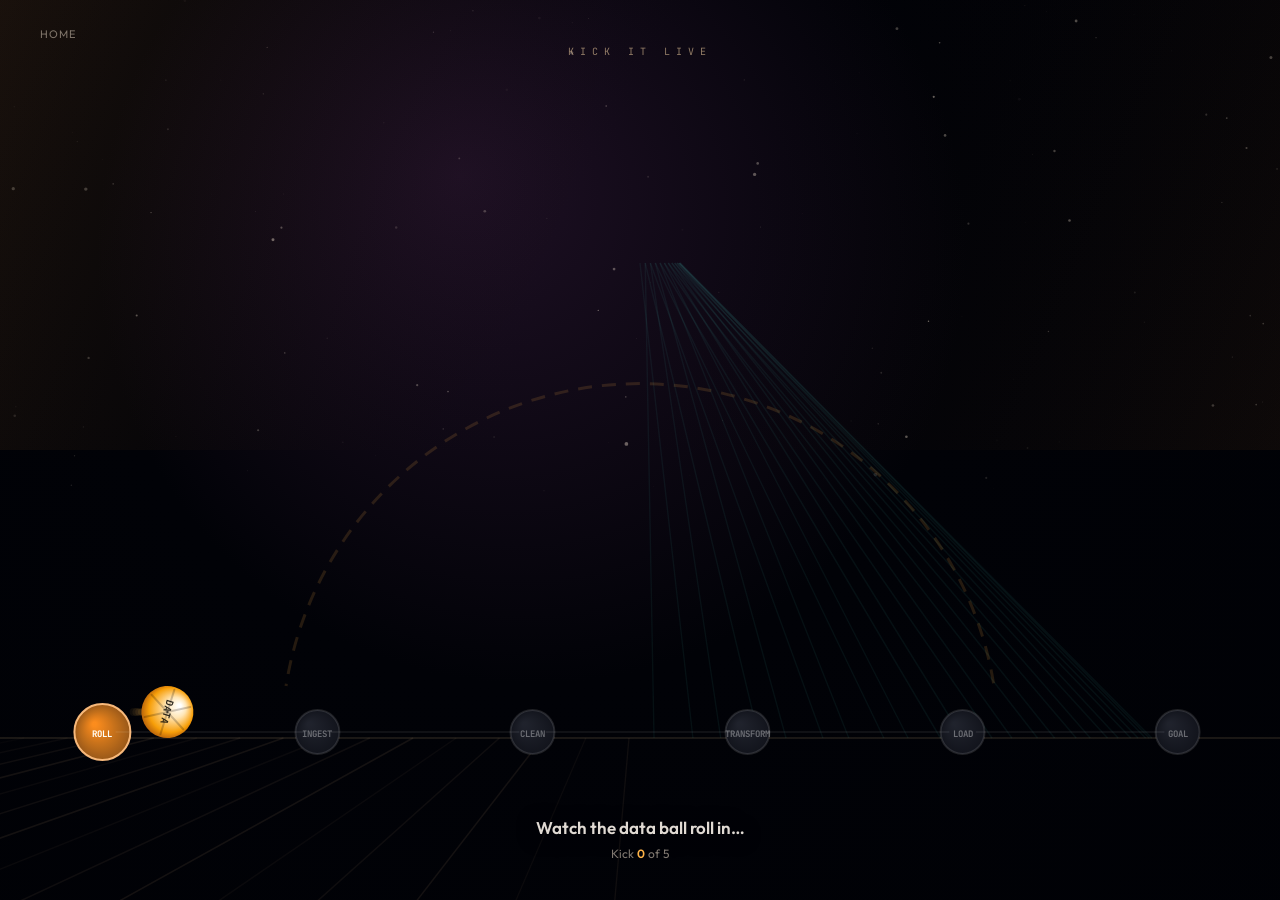
<file: kick.html>
<!DOCTYPE html>
<html lang="en">
<head>
  <meta charset="UTF-8" />
  <meta name="viewport" content="width=device-width, initial-scale=1.0, maximum-scale=1" />
  <title>Kick It Live — Data Ball Adventure</title>
  <meta name="theme-color" content="#06070b" />
  <link rel="preconnect" href="https://fonts.googleapis.com" />
  <link rel="preconnect" href="https://fonts.gstatic.com" crossorigin />
  <link href="https://fonts.googleapis.com/css2?family=JetBrains+Mono:wght@400;600&family=Outfit:wght@400;600&display=swap" rel="stylesheet" />
  <link rel="stylesheet" href="kick.css?v4" />
</head>
<body>
  <div id="world" class="world" data-stage="0">
    <canvas id="pitch" aria-label="Data ball pitch — click to kick toward the next pipeline node"></canvas>

    <div class="ui-layer">
      <a class="ui-back" href="index.html">Home</a>
      <p class="ui-brand">KICK IT LIVE</p>
      <p class="ui-call" id="ui-call">Roll the data ball…</p>
      <p class="ui-kicks">Kick <strong id="kick-n">0</strong> of 5</p>
      <a class="ui-goal" id="ui-goal" href="index.html" hidden>Goal — back home</a>
    </div>

    <div class="boot-flash" id="boot-flash" aria-hidden="true"></div>
  </div>
  <script src="kick.js?v4" defer></script>
</body>
</html>
</file>
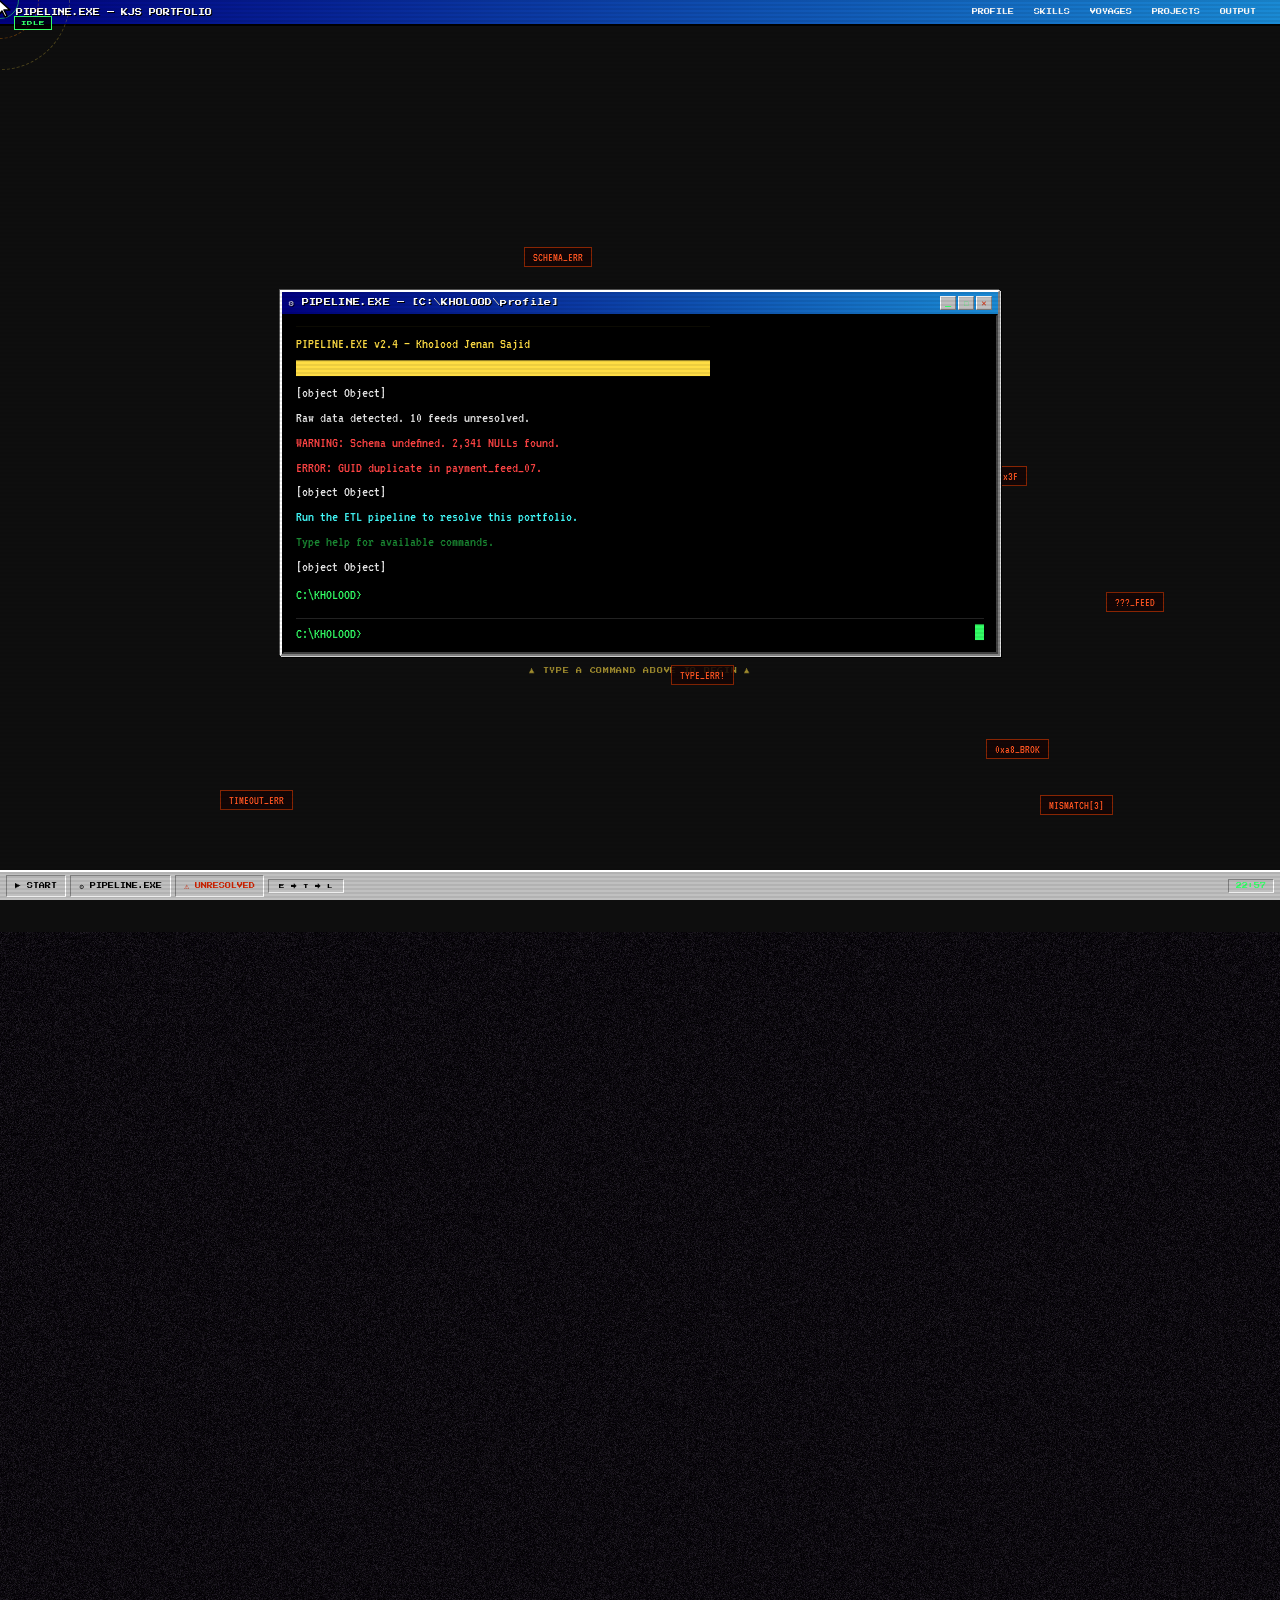
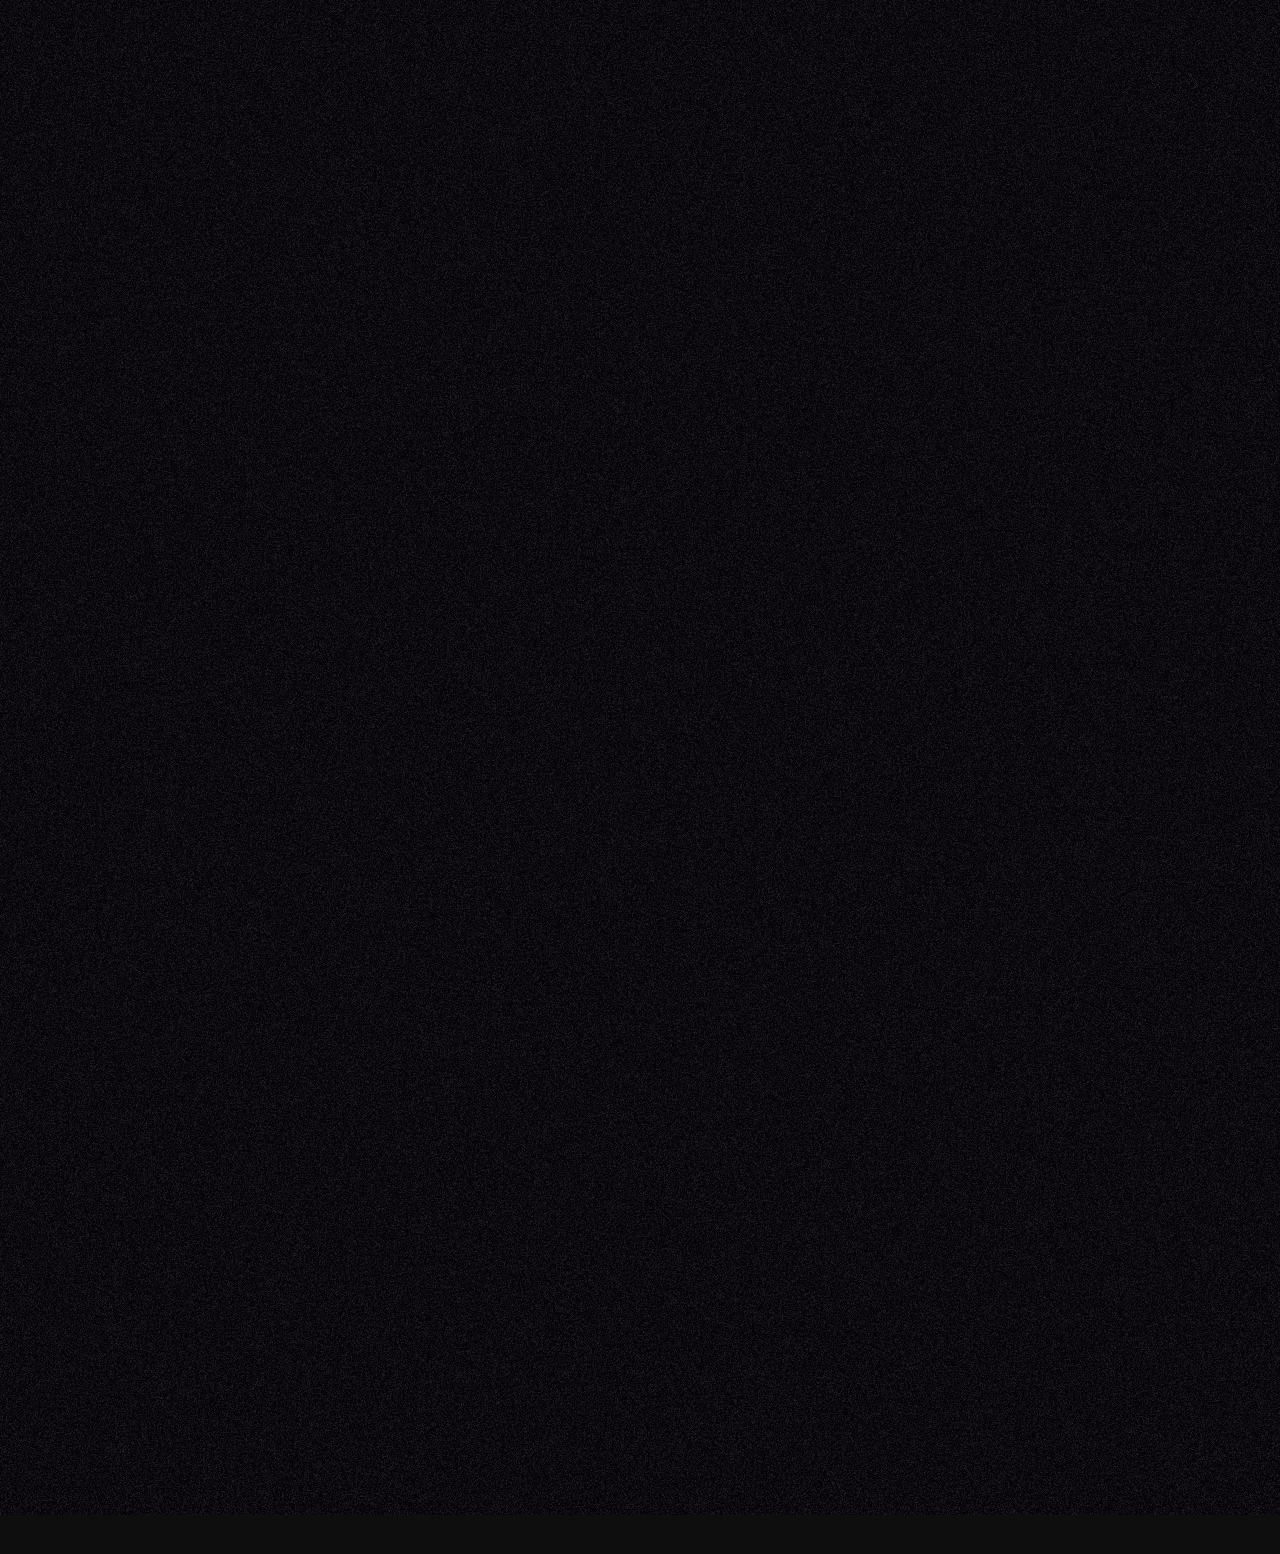
<file: pipeline.html>
<!DOCTYPE html>
<html lang="en">
<head>
<meta charset="UTF-8">
<meta name="viewport" content="width=device-width, initial-scale=1.0">
<link rel="icon" type="image/x-icon" href="favicon.ico">
<link rel="icon" type="image/png" sizes="32x32" href="favicon-32x32.png">
<link rel="icon" type="image/png" sizes="16x16" href="favicon-16x16.png">
<link rel="apple-touch-icon" sizes="180x180" href="apple-touch-icon.png">
<title>PIPELINE.EXE — KJS Portfolio</title>

<meta property="og:title" content="PIPELINE.EXE — KJS Portfolio"/>
<meta property="og:description" content="Data Engineer at Amdocs building production-scale ETL pipelines with Snowflake, Python, SQL and Azure. Clean Pipelines. Trusted Data. Real Impact."/>
<meta property="og:image" content="https://kholoodjenansajid.github.io/preview.png"/>
<meta property="og:url" content="https://kholoodjenansajid.github.io/"/>
<meta property="og:type" content="website"/>
<meta name="twitter:card" content="summary_large_image"/>
  
<link href="https://fonts.googleapis.com/css2?family=Press+Start+2P&family=VT323&display=swap" rel="stylesheet">
<style>
:root{
  --bg:#0e0e0e; --win:#c0c0c0;
  --t0:#000080; --t1:#1a8ad4;
  --term-bg:#000000; --term-green:#33ff66; --term-dim:#1a8a33;
  --term-white:#e8e8e8; --term-yellow:#ffdd44; --term-red:#ff4444;
  --term-cyan:#44ffff; --term-orange:#ff8800;
  --bl:#ffffff; --bd:#808080;
  --noise-col:rgba(255,69,0,0.12);
  --green:#3a8a3a; --green-l:#55cc44;
}
*{margin:0;padding:0;box-sizing:border-box;}
html{scroll-behavior:smooth;}
body{
  background:var(--bg); color:var(--term-green);
  font-family:'VT323',monospace; overflow-x:hidden; cursor:none;
  image-rendering:pixelated;
}

/* ── CURSOR ── */
#cur{position:fixed;z-index:99999;pointer-events:none;transform:translate(-3px,-2px);}
.etl-ring{position:fixed;border-radius:50%;pointer-events:none;z-index:99990;transform:translate(-50%,-50%);}
#re{width:140px;height:140px;border:1.5px dashed var(--term-yellow);opacity:0.25;animation:rspin 9s linear infinite;}
#rt{width:78px;height:78px;border:1.5px dashed var(--term-orange);opacity:0.35;animation:rspin 4s linear infinite reverse;}
#rl{width:38px;height:38px;border:1.5px solid var(--term-green);opacity:0.5;animation:rpulse 1.8s ease-in-out infinite;}
@keyframes rspin{from{transform:translate(-50%,-50%) rotate(0deg);}to{transform:translate(-50%,-50%) rotate(360deg);}}
@keyframes rpulse{0%,100%{opacity:0.5;}50%{opacity:0.15;}}
#clbl{
  position:fixed;z-index:99995;pointer-events:none;
  font-family:'Press Start 2P',monospace;font-size:5.5px;
  color:var(--term-green);background:rgba(0,0,0,0.8);
  padding:3px 6px;border:1px solid var(--term-green);
  white-space:nowrap;transform:translate(14px,16px);
}

/* ── WIN CHROME ── */
.win{background:var(--win);border:2px solid;border-color:var(--bl) var(--bd) var(--bd) var(--bl);box-shadow:1px 1px 0 #dfdfdf,-1px -1px 0 #555,2px 2px 0 #000;}
.wbar{background:linear-gradient(to right,var(--t0),var(--t1));padding:4px 6px;display:flex;justify-content:space-between;align-items:center;}
.wtxt{font-family:'Press Start 2P',monospace;font-size:7px;color:#fff;text-shadow:1px 1px 0 #000;letter-spacing:0.05em;}
.wbtns{display:flex;gap:2px;}
.wbtn{width:16px;height:14px;background:var(--win);border:1px solid;border-color:var(--bl) var(--bd) var(--bd) var(--bl);display:flex;align-items:center;justify-content:center;font-family:'Press Start 2P';font-size:7px;cursor:pointer;}
.inset{background:#fff;border:1px solid;border-color:var(--bd) var(--bl) var(--bl) var(--bd);padding:6px 8px;margin:5px 0;font-family:'VT323',monospace;font-size:13px;line-height:1.75;color:#222;}
.pxbtn{font-family:'Press Start 2P',monospace;font-size:7px;background:var(--win);color:#000;border:2px solid;border-color:var(--bl) var(--bd) var(--bd) var(--bl);padding:5px 14px;cursor:pointer;box-shadow:1px 1px 0 #555;}
.pxbtn:active{border-color:var(--bd) var(--bl) var(--bl) var(--bd);box-shadow:none;transform:translate(1px,1px);}
.sep{height:2px;background:var(--bd);border-bottom:1px solid var(--bl);margin:6px 0;}
.chip{display:inline-block;font-family:'Press Start 2P',monospace;font-size:5px;padding:3px 6px;background:var(--t0);color:#fff;margin:2px;}
.chip.ok{background:#005500;}

/* ── SCANLINE ── */
body::before{content:'';position:fixed;top:0;left:0;right:0;bottom:0;background:repeating-linear-gradient(0deg,transparent,transparent 2px,rgba(0,0,0,0.07) 2px,rgba(0,0,0,0.07) 4px);pointer-events:none;z-index:9998;}

/* ── NAV ── */
nav{position:fixed;top:0;width:100%;z-index:500;background:linear-gradient(to right,#000080,#1a8ad4);padding:6px 16px;display:flex;align-items:center;justify-content:space-between;box-shadow:0 2px 0 #000;}
.ntitle{font-family:'Press Start 2P',monospace;font-size:7px;color:#fff;text-shadow:1px 1px 0 #000;}
.nlinks{display:flex;gap:4px;}
.nlinks a{font-family:'Press Start 2P',monospace;font-size:6px;color:#fff;text-decoration:none;padding:3px 8px;transition:background 0.2s;}
.nlinks a:hover{background:rgba(255,255,255,0.2);}

/* ── TASKBAR ── */
#tbar{position:fixed;bottom:0;left:0;right:0;z-index:500;background:var(--win);border-top:2px solid;border-color:var(--bl) var(--bd) var(--bd) var(--bl);height:30px;display:flex;align-items:center;padding:0 6px;gap:4px;}
.tbwin{font-family:'Press Start 2P',monospace;font-size:6px;background:var(--win);padding:3px 8px;height:22px;border:1px solid;border-color:var(--bd) var(--bl) var(--bl) var(--bd);cursor:pointer;display:flex;align-items:center;color:#000;gap:4px;}
#tclock{margin-left:auto;font-family:'Press Start 2P',monospace;font-size:6px;border:1px solid;border-color:var(--bd) var(--bl) var(--bl) var(--bd);padding:3px 7px;display:flex;align-items:center;}
#tphase{font-family:'Press Start 2P',monospace;font-size:5.5px;color:#000;padding:3px 10px;border:1px solid;border-color:var(--bd) var(--bl) var(--bl) var(--bd);}

/* ── CHAOS BACKDROP ── */
#chaos-bg{position:fixed;top:0;left:0;right:0;bottom:0;z-index:0;pointer-events:none;overflow:hidden;}
.chaos-river{position:absolute;top:-100%;font-family:'VT323',monospace;font-size:11px;writing-mode:vertical-lr;animation:rfall linear infinite;opacity:0.12;line-height:1.7;}
@keyframes rfall{from{top:-100%;}to{top:200%;}}

/* ── MAIN LAYOUT ── */
#page{position:relative;z-index:10;padding-top:32px;padding-bottom:40px;}

/* ── HERO CHAOS ── */
#hero{min-height:100vh;display:flex;flex-direction:column;align-items:center;justify-content:center;padding:2rem;position:relative;}
.hero-floaters{position:absolute;top:0;left:0;right:0;bottom:0;pointer-events:none;}
.raw-node{position:absolute;font-family:'VT323',monospace;font-size:12px;background:rgba(20,5,5,0.85);border:1px solid rgba(255,69,0,0.5);color:#ff5522;padding:3px 8px;cursor:none;white-space:nowrap;transition:color .3s,border-color .3s,background .3s,box-shadow .3s,font-size .2s;user-select:none;}
.raw-node.s-e{border-color:var(--term-yellow);color:var(--term-yellow);box-shadow:0 0 8px rgba(255,221,68,.5);animation:npulse .5s ease-in-out infinite;}
.raw-node.s-t{border-color:var(--term-orange);color:var(--term-orange);box-shadow:0 0 12px rgba(255,136,0,.6);animation:njitter .1s steps(2) infinite;}
.raw-node.s-l{border-color:var(--term-green);color:var(--term-green);background:rgba(0,30,0,.9);box-shadow:0 0 14px rgba(51,255,102,.4);animation:none;font-family:'Press Start 2P',monospace;font-size:6px;padding:4px 8px;}
@keyframes npulse{0%,100%{opacity:1;}50%{opacity:.6;}}
@keyframes njitter{0%{transform:translate(0,0);}50%{transform:translate(-1px,1px);}100%{transform:translate(1px,-1px);}}

/* ── TERMINAL WINDOW ── */
#terminal{width:min(720px,92vw);position:relative;z-index:20;}
.term-body{background:var(--term-bg);padding:10px 12px;height:340px;display:flex;flex-direction:column;overflow:hidden;border:2px inset #444;}
#term-out{flex:1;overflow-y:auto;overflow-x:hidden;font-family:'VT323',monospace;font-size:15px;line-height:1.65;color:var(--term-white);padding-bottom:6px;}
#term-out::-webkit-scrollbar{width:8px;}
#term-out::-webkit-scrollbar-track{background:#111;}
#term-out::-webkit-scrollbar-thumb{background:#333;}
.term-in-row{display:flex;align-items:center;gap:0;margin-top:4px;border-top:1px solid #222;padding-top:6px;flex-shrink:0;}
.term-prompt{font-family:'VT323',monospace;font-size:15px;color:var(--term-green);white-space:nowrap;}
#cmd-input{background:transparent;border:none;outline:none;color:var(--term-green);font-family:'VT323',monospace;font-size:15px;flex:1;caret-color:transparent;cursor:none;}
.term-blink{font-family:'VT323',monospace;font-size:15px;color:var(--term-green);animation:blink .9s step-end infinite;}
@keyframes blink{50%{opacity:0;}}

/* output line colours */
.tg{color:var(--term-green);}
.tw{color:var(--term-white);}
.ty{color:var(--term-yellow);}
.tr{color:var(--term-red);}
.tc{color:var(--term-cyan);}
.to{color:var(--term-orange);}
.td{color:var(--term-dim);}
.tb{color:#888;}

/* ── SECTIONS — initially hidden under noise ── */
.pf-section{position:relative;overflow:hidden;margin:0;}
.noise-veil{
  position:absolute;inset:0;z-index:50;pointer-events:none;
  background:var(--term-bg);
  transition:opacity .8s ease;
}
.noise-veil.dissolve{opacity:0;pointer-events:none;}
.noise-veil canvas{width:100%;height:100%;display:block;opacity:.6;}
.pf-section .inner{
  opacity:0;transform:translateY(10px);
  transition:opacity .9s ease .3s,transform .9s ease .3s;
}
.pf-section.revealed .inner{opacity:1;transform:translateY(0);}

/* section chrome */
.sec-wrap{padding:2rem 4vw;background:linear-gradient(to bottom,#b8c8dc,#9ab0c8);}
.sec-wrap-exp{padding:2rem 4vw;background:linear-gradient(to bottom,#9ab0c8,#7a98b8);}
.sec-wrap-proj{padding:2rem 4vw;background:linear-gradient(to bottom,#7a98b8,#5a7898);}
.sec-wrap-clean{padding:3rem 4vw 4rem;background:#008080;background-image:radial-gradient(circle,rgba(0,0,0,.06) 1px,transparent 1px);background-size:4px 4px;background-color:#008080;}

/* win sections */
.sw{position:relative;}
.exp-grid{display:grid;grid-template-columns:1fr;gap:12px;max-width:820px;margin:0 auto;}
.proj-grid{display:grid;grid-template-columns:repeat(auto-fit,minmax(260px,1fr));gap:12px;max-width:860px;margin:0 auto;}
.skills-grid2{display:grid;grid-template-columns:repeat(auto-fit,minmax(190px,1fr));gap:10px;max-width:860px;margin:0 auto;}
.desk-grid{display:grid;grid-template-columns:1fr 1fr;gap:12px;max-width:860px;margin:0 auto 12px;}
.desk-grid-3{display:grid;grid-template-columns:1fr 1fr 1fr;gap:12px;max-width:860px;margin:0 auto 12px;}
.desk-icons-left{position:absolute;top:2rem;left:1rem;display:flex;flex-direction:column;gap:1.2rem;}
.di{display:flex;flex-direction:column;align-items:center;gap:3px;width:56px;cursor:pointer;}
.di:hover .dii{filter:brightness(1.3);}
.dii{font-size:24px;filter:drop-shadow(1px 1px 0 rgba(0,0,0,.5));}
.dil{font-family:'Press Start 2P',monospace;font-size:5px;color:#fff;text-align:center;text-shadow:1px 1px 0 #000;}
.clink{display:block;width:100%;font-family:'Press Start 2P',monospace;font-size:6px;background:var(--win);color:#000;border:2px solid;border-color:var(--bl) var(--bd) var(--bd) var(--bl);padding:7px 10px;text-decoration:none;margin-bottom:5px;}
.clink:hover{filter:brightness(.9);}
.cert-row{display:flex;align-items:center;gap:8px;padding:5px 0;border-bottom:1px solid #aaa;}
.cert-row:last-child{border-bottom:none;}
.ci{width:22px;height:22px;flex-shrink:0;background:var(--t0);color:#fff;display:flex;align-items:center;justify-content:center;font-family:'Press Start 2P',monospace;font-size:5px;border:1px solid;border-color:var(--bl) var(--bd) var(--bd) var(--bl);}

/* ── HINT BAR (before first command) ── */
#hint{text-align:center;margin-top:12px;font-family:'Press Start 2P',monospace;font-size:6px;color:rgba(255,221,68,.6);letter-spacing:.12em;animation:blink 1.5s step-end infinite;}

/* progress bar in terminal */
.pbar-wrap{display:flex;align-items:center;gap:8px;}
.pbar{font-family:'VT323',monospace;font-size:15px;}
</style>
</head>
<body>

<!-- CURSOR -->
<div id="cur"><svg width="18" height="22" viewBox="0 0 18 22" fill="none"><path d="M2 2L2 17L5 13L8 19L10 18L7 12L13 12Z" fill="#fff" stroke="#000" stroke-width="1.5" stroke-linejoin="round"/></svg></div>
<div class="etl-ring" id="re"></div>
<div class="etl-ring" id="rt"></div>
<div class="etl-ring" id="rl"></div>
<div id="clbl">IDLE</div>

<!-- CHAOS BACKGROUND RIVERS -->
<div id="chaos-bg"></div>

<!-- NAV -->
<nav>
  <span class="ntitle">PIPELINE.EXE — KJS PORTFOLIO</span>
  <div class="nlinks">
    <a href="#sec-hero">PROFILE</a>
    <a href="#sec-skills">SKILLS</a>
    <a href="#sec-exp">VOYAGES</a>
    <a href="#sec-proj">PROJECTS</a>
    <a href="#sec-clean">OUTPUT</a>
  </div>
</nav>

<!-- TASKBAR -->
<div id="tbar">
  <div class="tbwin">▶ START</div>
  <div class="tbwin" id="tb1">⚙ PIPELINE.EXE</div>
  <div class="tbwin" id="tb2" style="color:#cc2200;">⚠ UNRESOLVED</div>
  <div id="tphase">E → T → L</div>
  <div id="tclock">00:00</div>
</div>

<!-- PAGE -->
<div id="page">

<!-- ════════ HERO + TERMINAL ════════ -->
<section id="hero">
  <div class="hero-floaters" id="floaters"></div>

  <!-- raw nodes -->
  <div class="raw-node" id="rn0"  data-clean="C++ STL">NULL_0x3F</div>
  <div class="raw-node" id="rn1"  data-clean="Snowflake">SCHEMA_ERR</div>
  <div class="raw-node" id="rn2"  data-clean="Data Engineer">0xa8_BROK</div>
  <div class="raw-node" id="rn3"  data-clean="CGPA 9.64">!CORRUPT!</div>
  <div class="raw-node" id="rn4"  data-clean="Amdocs">???_FEED</div>
  <div class="raw-node" id="rn5"  data-clean="250+ LeetCode">MISMATCH[3]</div>
  <div class="raw-node" id="rn6"  data-clean="Python · SQL">TIMEOUT_ERR</div>
  <div class="raw-node" id="rn7"  data-clean="Azure CI/CD">DUP_GUID!</div>
  <div class="raw-node" id="rn8"  data-clean="ETL Pipelines">NUL NUL NUL</div>
  <div class="raw-node" id="rn9"  data-clean="Real-Time Sys">0xFF_BRK</div>
  <div class="raw-node" id="rn10" data-clean="PySpark">TYPE_ERR!</div>
  <div class="raw-node" id="rn11" data-clean="Open to Work">ORPHAN_ROW</div>

  <!-- TERMINAL WINDOW -->
  <div class="win" id="terminal">
    <div class="wbar">
      <span class="wtxt">⚙ PIPELINE.EXE — [C:\KHOLOOD\profile]</span>
      <div class="wbtns">
        <div class="wbtn">_</div><div class="wbtn">□</div><div class="wbtn" style="color:#cc2200;">✕</div>
      </div>
    </div>
    <div class="term-body">
      <div id="term-out"></div>
      <div class="term-in-row">
        <span class="term-prompt" id="prompt">C:\KHOLOOD&gt;&nbsp;</span>
        <input id="cmd-input" type="text" autocomplete="off" spellcheck="false" autofocus>
        <span class="term-blink">█</span>
      </div>
    </div>
  </div>
  <div id="hint">▲  TYPE A COMMAND ABOVE TO BEGIN  ▲</div>
</section>

<!-- ════════ SECTION: HERO INFO ════════ -->
<section class="pf-section" id="sec-hero">
  <div class="noise-veil" id="veil-hero"><canvas id="nc-hero"></canvas></div>
  <div class="inner sec-wrap">
    <div class="win sw" style="max-width:760px;margin:0 auto;">
      <div class="wbar"><span class="wtxt">💾 PROFILE.EXE — KHOLOOD JENAN SAJID</span><div class="wbtns"><div class="wbtn">_</div><div class="wbtn">□</div><div class="wbtn">✕</div></div></div>
      <div style="padding:14px 16px;background:var(--win);">
        <div style="display:flex;gap:12px;align-items:flex-start;margin-bottom:10px;">
          <div style="width:56px;height:56px;flex-shrink:0;background:#000080;border:2px solid;border-color:var(--bl) var(--bd) var(--bd) var(--bl);display:flex;align-items:center;justify-content:center;font-size:28px;">👩🏻‍💻</div>
          <div>
            <p style="font-family:'Press Start 2P',monospace;font-size:9px;color:#000;margin-bottom:4px;">Kholood Jenan Sajid</p>
            <p style="font-family:'VT323',monospace;font-size:14px;color:#333;margin-bottom:2px;">Data Engineer · SDE @ Amdocs · Aug 2024–Present</p>
            <p style="font-family:'VT323',monospace;font-size:13px;color:#555;">B.Tech IT · Bharati Vidyapeeth · CGPA 9.64 · Pune, IN</p>
          </div>
        </div>
        <div class="sep"></div>
        <div class="inset" style="font-size:13px;">
          SDE | C++ | Real-Time Systems | Data Pipelines | Snowflake | ETL<br>
          Open to Work · On-site · Hybrid · Pune Division +3 locations
        </div>
        <div style="margin-top:8px;">
          <span class="chip">C++ STL</span><span class="chip">Python</span><span class="chip">Snowflake</span>
          <span class="chip">SQL</span><span class="chip ok">ETL</span><span class="chip ok">Azure</span>
          <span class="chip">PySpark</span><span class="chip ok">Real-Time</span>
        </div>
      </div>
    </div>
  </div>
</section>

<!-- ════════ SECTION: SKILLS ════════ -->
<section class="pf-section" id="sec-skills">
  <div class="noise-veil" id="veil-skills"><canvas id="nc-skills"></canvas></div>
  <div class="inner sec-wrap" style="background:linear-gradient(to bottom,#c8ddf5,#b8c8dc);">
    <div class="skills-grid2" style="max-width:860px;margin:0 auto;">
      <div class="win"><div class="wbar"><span class="wtxt">LANGUAGES</span><div class="wbtns"><div class="wbtn">✕</div></div></div><div style="padding:10px 12px;background:var(--win);"><div class="inset" style="font-size:13px;">C++ STL<br>Python<br>TypeScript<br>SQL · PHP</div></div></div>
      <div class="win"><div class="wbar"><span class="wtxt">DATA</span><div class="wbtns"><div class="wbtn">✕</div></div></div><div style="padding:10px 12px;background:var(--win);"><div class="inset" style="font-size:13px;">ETL Pipelines<br>Snowflake<br>Data Modeling<br>TWS Scheduler</div></div></div>
      <div class="win"><div class="wbar"><span class="wtxt">BACKEND</span><div class="wbtns"><div class="wbtn">✕</div></div></div><div style="padding:10px 12px;background:var(--win);"><div class="inset" style="font-size:13px;">Spring Boot<br>REST APIs<br>Microservices<br>Event-Driven</div></div></div>
      <div class="win"><div class="wbar"><span class="wtxt">CLOUD</span><div class="wbtns"><div class="wbtn">✕</div></div></div><div style="padding:10px 12px;background:var(--win);"><div class="inset" style="font-size:13px;">Azure Blob/SFTP<br>CI/CD · SPN Auth<br>RBAC · TWS<br>Snowflake Stg</div></div></div>
      <div class="win"><div class="wbar"><span class="wtxt">FRAMEWORKS</span><div class="wbtns"><div class="wbtn">✕</div></div></div><div style="padding:10px 12px;background:var(--win);"><div class="inset" style="font-size:13px;">NumPy · Pandas<br>TensorFlow<br>PySpark · Scrapy<br>LangChain</div></div></div>
      <div class="win"><div class="wbar"><span class="wtxt">EDGE</span><div class="wbtns"><div class="wbtn">✕</div></div></div><div style="padding:10px 12px;background:var(--win);"><div class="inset" style="font-size:13px;">250+ LeetCode<br>Rank 3/50 2024<br>MS Ambassador<br>937 Followers</div></div></div>
    </div>
  </div>
</section>

<!-- ════════ SECTION: EXPERIENCE ════════ -->
<section class="pf-section" id="sec-exp">
  <div class="noise-veil" id="veil-exp"><canvas id="nc-exp"></canvas></div>
  <div class="inner sec-wrap-exp">
    <div class="exp-grid">
      <div class="win sw">
        <div class="wbar"><span class="wtxt">📋 AMDOCS — DATA ENGINEER</span><div class="wbtns"><div class="wbtn">_</div><div class="wbtn">□</div><div class="wbtn">✕</div></div></div>
        <div style="padding:12px 14px;background:var(--win);">
          <div style="display:flex;justify-content:space-between;flex-wrap:wrap;gap:4px;margin-bottom:8px;">
            <span style="font-family:'Press Start 2P',monospace;font-size:7px;">Data Engineer · Full-time</span>
            <span style="font-family:'VT323',monospace;font-size:13px;color:#555;">AUG 2024 — PRESENT</span>
          </div>
          <div class="inset" style="font-size:13px;">
            <span style="color:var(--green)">✓</span> Data pipelines: Python, SQL, Snowflake — high-volume production<br>
            <span style="color:var(--green)">✓</span> 20+ automated quality &amp; risk checks engineered<br>
            <span style="color:var(--green)">✓</span> Event-driven backend — real-time flow (Kafka/Event Hub aligned)<br>
            <span style="color:var(--green)">✓</span> 10+ upstream feeds ingested into Snowflake staging layers<br>
            <span style="color:var(--green)">✓</span> SPN auth · CI/CD · RBAC · cross-schema GUID mapping
          </div>
          <div style="margin-top:6px;"><span class="chip">Snowflake</span><span class="chip">Python</span><span class="chip">SQL</span><span class="chip">Azure</span><span class="chip ok">CI/CD</span><span class="chip ok">PySpark</span></div>
        </div>
      </div>
      <div class="win sw">
        <div class="wbar"><span class="wtxt">📋 LET US CODE — SWE INTERN</span><div class="wbtns"><div class="wbtn">_</div><div class="wbtn">□</div><div class="wbtn">✕</div></div></div>
        <div style="padding:12px 14px;background:var(--win);">
          <div style="display:flex;justify-content:space-between;flex-wrap:wrap;gap:4px;margin-bottom:8px;">
            <span style="font-family:'Press Start 2P',monospace;font-size:7px;">Software Engineering Intern</span>
            <span style="font-family:'VT323',monospace;font-size:13px;color:#555;">NOV 2023 — JUL 2024</span>
          </div>
          <div class="inset" style="font-size:13px;">
            <span style="color:var(--green)">✓</span> Scalable scrapers — 95% data accuracy, multi-category datasets<br>
            <span style="color:var(--green)">✓</span> Automated workflow pipelines — reduced manual intervention<br>
            <span style="color:var(--green)">✓</span> MongoDB storage optimized — query perf &amp; deduplication<br>
            <span style="color:var(--green)">✓</span> DSA &amp; OOP applied — improved backend maintainability
          </div>
          <div style="margin-top:6px;"><span class="chip">Scrapy</span><span class="chip">Pandas</span><span class="chip ok">MongoDB</span><span class="chip ok">Python OOP</span></div>
        </div>
      </div>
    </div>
  </div>
</section>

<!-- ════════ SECTION: PROJECTS + CERTS ════════ -->
<section class="pf-section" id="sec-proj">
  <div class="noise-veil" id="veil-proj"><canvas id="nc-proj"></canvas></div>
  <div class="inner sec-wrap-proj">
    <div class="proj-grid" style="margin-bottom:14px;">
      <div class="win"><div class="wbar"><span class="wtxt">📁 REAL-TIME ANALYTICS</span><div class="wbtns"><div class="wbtn">✕</div></div></div><div style="padding:10px 12px;background:var(--win);"><div class="inset" style="font-size:13px;">C++ multi-threading &amp; optimization for high-throughput real-time data processing. Built for scale at BVP.</div><span class="chip">C++ STL</span><span class="chip ok">Multi-thread</span></div></div>
      <div class="win"><div class="wbar"><span class="wtxt">📁 DIST. ORDER SYSTEM</span><div class="wbtns"><div class="wbtn">✕</div></div></div><div style="padding:10px 12px;background:var(--win);"><div class="inset" style="font-size:13px;">Event-driven backend, REST APIs, async lifecycle, Stripe gateway — 70% website functionality boost.</div><span class="chip">REST APIs</span><span class="chip ok">Stripe</span></div></div>
      <div class="win"><div class="wbar"><span class="wtxt">📁 OFFICESLANG</span><div class="wbtns"><div class="wbtn">✕</div></div></div><div style="padding:10px 12px;background:var(--win);"><div class="inset" style="font-size:13px;">Linguistic intelligence tool bridging technical jargon and human clarity. Shipped in one-month sprint.</div><span class="chip">Python</span><span class="chip ok">NLP</span></div></div>
    </div>
    <div class="win sw" style="max-width:860px;margin:0 auto;">
      <div class="wbar"><span class="wtxt">📜 CERTIFICATIONS.EXE</span><div class="wbtns"><div class="wbtn">_</div><div class="wbtn">□</div><div class="wbtn">✕</div></div></div>
      <div style="padding:10px 14px;background:var(--win);">
        <div class="cert-row"><div class="ci">A</div><div><div style="font-family:'Press Start 2P',monospace;font-size:5.5px;margin-bottom:2px;">AI Fluency: Framework &amp; Foundations</div><div style="font-family:'VT323',monospace;font-size:12px;color:#555;">Anthropic · Apr 2026</div></div></div>
        <div class="cert-row"><div class="ci">LC</div><div><div style="font-family:'Press Start 2P',monospace;font-size:5.5px;margin-bottom:2px;">Functions, Tools &amp; Agents — LangChain</div><div style="font-family:'VT323',monospace;font-size:12px;color:#555;">DeepLearning.AI · Jul 2025</div></div></div>
        <div class="cert-row"><div class="ci">DB</div><div><div style="font-family:'Press Start 2P',monospace;font-size:5.5px;margin-bottom:2px;">Databricks Fundamentals</div><div style="font-family:'VT323',monospace;font-size:12px;color:#555;">Databricks</div></div></div>
        <div class="cert-row"><div class="ci">AZ</div><div><div style="font-family:'Press Start 2P',monospace;font-size:5.5px;margin-bottom:2px;">Azure AI-900</div><div style="font-family:'VT323',monospace;font-size:12px;color:#555;">Microsoft</div></div></div>
        <div class="cert-row"><div class="ci">MS</div><div><div style="font-family:'Press Start 2P',monospace;font-size:5.5px;margin-bottom:2px;">Microsoft Learn Student Ambassador</div><div style="font-family:'VT323',monospace;font-size:12px;color:#555;">Microsoft · Nov 2021</div></div></div>
      </div>
    </div>
  </div>
</section>

<!-- ════════ SECTION: CLEAN DESKTOP ════════ -->
<section class="pf-section" id="sec-clean">
  <div class="noise-veil" id="veil-clean"><canvas id="nc-clean"></canvas></div>
  <div class="inner sec-wrap-clean">
    <div class="desk-icons-left">
      <div class="di"><span class="dii">💾</span><span class="dil">PROFILE</span></div>
      <div class="di"><span class="dii">📁</span><span class="dil">PROJECTS</span></div>
      <div class="di"><span class="dii">📬</span><span class="dil">CONTACT</span></div>
      <div class="di"><span class="dii">🗑️</span><span class="dil">RECYCLE</span></div>
    </div>
    <!-- success dialog -->
    <div class="win" style="max-width:700px;margin:0 auto 12px;margin-left:80px;">
      <div class="wbar" style="background:linear-gradient(to right,#005500,#22aa22);"><span class="wtxt">✓ PIPELINE.EXE — ALL PROCESSES COMPLETE</span><div class="wbtns"><div class="wbtn" style="color:var(--green-l)">✓</div></div></div>
      <div style="padding:12px 14px;background:var(--win);display:flex;align-items:center;gap:14px;">
        <span style="font-size:36px;flex-shrink:0;">✅</span>
        <div>
          <p style="font-family:'Press Start 2P',monospace;font-size:7px;color:#006600;margin-bottom:6px;">Kholood Jenan Sajid — Portfolio resolved.</p>
          <div class="inset" style="font-size:13px;">
            <span style="color:var(--green)">✓</span> 10/10 feeds processed · 0 errors · 0 NULLs<br>
            <span style="color:var(--green)">✓</span> 20 validation checks passed · Schema: VALID<br>
            <span style="color:var(--green)">✓</span> Snowflake layers loaded · CI/CD active · RBAC OK<br>
            <span style="color:var(--green)">✓</span> Output: TRUSTED DATA — portfolio deployed
          </div>
          <button class="pxbtn" style="margin-top:6px;font-size:7px;" onclick="this.textContent='OK ✓'">OK</button>
        </div>
      </div>
    </div>
    <div class="desk-grid" style="margin-left:80px;">
      <div class="win"><div class="wbar"><span class="wtxt">📬 CONTACT.EXE</span><div class="wbtns"><div class="wbtn">_</div><div class="wbtn">□</div><div class="wbtn">✕</div></div></div><div style="padding:10px 12px;background:var(--win);">
        <a href="mailto:sjkholood@gmail.com" class="clink">📧 sjkholood@gmail.com</a>
        <a href="https://linkedin.com/in/kholood-jenan-sajid" target="_blank" class="clink">🔗 linkedin/kholood-jenan-sajid</a>
        <a href="https://github.com/KholoodS" target="_blank" class="clink">🐙 github.com/KholoodS</a>
        <a href="tel:+918299819282" class="clink">📞 +91 82998 19282</a>
        <div class="sep"></div>
        <span style="font-family:'VT323',monospace;font-size:13px;color:#000;">Status: <span style="color:var(--green)">● OPEN TO WORK</span></span>
      </div></div>
      <div class="win"><div class="wbar" style="background:linear-gradient(to right,#005500,#22aa22);"><span class="wtxt">⚙ SYSTEM_INFO.EXE</span><div class="wbtns"><div class="wbtn">✕</div></div></div><div style="padding:10px 12px;background:var(--win);">
        <div class="inset" style="font-size:13px;">
          Pipeline v: <span style="color:var(--green)">2.4</span><br>
          Feeds: <span style="color:var(--green)">10/10</span> · Errors: <span style="color:var(--green)">0</span><br>
          LeetCode: <span style="color:var(--green)">250+ solved</span><br>
          Rank: <span style="color:var(--green)">3/50+ (2024)</span><br>
          Followers: <span style="color:var(--green)">937 · 500+ conn</span>
        </div>
        <div class="sep"></div>
        <span style="font-family:'VT323',monospace;font-size:13px;">Raw → <span style="color:var(--green)">TRUSTED ✓</span></span>
      </div></div>
    </div>
    <div style="margin-left:80px;background:var(--win);border:2px solid;border-color:var(--bl) var(--bd) var(--bd) var(--bl);padding:5px 12px;display:flex;justify-content:space-between;max-width:860px;margin-right:0;">
      <span style="font-family:'Press Start 2P',monospace;font-size:5.5px;color:#000;">📂 5 objects · PIPELINE.EXE v2.4 · 0 errors</span>
      <span style="font-family:'Press Start 2P',monospace;font-size:5.5px;color:var(--green);">STATUS: RESOLVED ✓</span>
    </div>
  </div>
</section>

</div><!-- /page -->

<script>
// ══════════════════════════════════════════
//  CURSOR + ETL RINGS
// ══════════════════════════════════════════
const curEl=document.getElementById('cur'),clbl=document.getElementById('clbl');
const re=document.getElementById('re'),rt=document.getElementById('rt'),rl=document.getElementById('rl');
let cx=0,cy=0,rx=0,ry=0;
document.addEventListener('mousemove',e=>{cx=e.clientX;cy=e.clientY;});
(function mc(){
  rx+=(cx-rx)*.22;ry+=(cy-ry)*.22;
  curEl.style.left=cx+'px';curEl.style.top=cy+'px';
  clbl.style.left=cx+'px';clbl.style.top=cy+'px';
  [re,rt,rl].forEach(r=>{r.style.left=rx+'px';r.style.top=ry+'px';});
  requestAnimationFrame(mc);
})();

// ── CLOCK ──
function tc(){const n=new Date();document.getElementById('tclock').textContent=String(n.getHours()).padStart(2,'0')+':'+String(n.getMinutes()).padStart(2,'0');}
tc();setInterval(tc,30000);

// ── CHAOS RIVERS ──
(function(){
  const c=document.getElementById('chaos-bg');
  const strs=['NULL SCHEMA ERR TIMEOUT','SELECT * FROM raw WHERE','DUPLICATE GUID ERROR','!CORRUPT! MISMATCH','ROLLBACK CONSTRAINT','NUL NUL NUL NUL','0xFF BROKEN FEED','ORPHAN_ROW !!!!'];
  [3,8,13,19,24,30,36,41,47,53,59,64,70,76,82,87,93].forEach((pct,i)=>{
    const d=document.createElement('div');
    d.className='chaos-river';
    d.style.left=pct+'%';
    d.style.animationDuration=(14+Math.random()*12)+'s';
    d.style.animationDelay=-(Math.random()*20)+'s';
    d.style.color=i%3===0?'#ff4400':i%3===1?'#9b5fcf':'#1a8a4a';
    d.textContent=strs[i%strs.length].split('').join('\n');
    c.appendChild(d);
  });
})();

// ── NOISE VEILS ──
function makeNoise(canvasId){
  const c=document.getElementById(canvasId);
  if(!c)return;
  const parent=c.parentElement;
  function resize(){c.width=parent.offsetWidth;c.height=parent.offsetHeight;}
  resize();
  const ctx=c.getContext('2d');
  let running=true;
  function draw(){
    if(!running)return;
    const id=ctx.createImageData(c.width,c.height);
    const d=id.data;
    for(let i=0;i<d.length;i+=4){
      const v=Math.random()*60|0;
      d[i]=v+8;d[i+1]=v;d[i+2]=v+15;d[i+3]=Math.random()*180+60;
    }
    ctx.putImageData(id,0,0);
    requestAnimationFrame(draw);
  }
  draw();
  return ()=>{running=false;};
}
const stopNoises={
  hero:  makeNoise('nc-hero'),
  skills:makeNoise('nc-skills'),
  exp:   makeNoise('nc-exp'),
  proj:  makeNoise('nc-proj'),
  clean: makeNoise('nc-clean'),
};

// ── RAW NODES – random position each load ──
const rawNodes=Array.from(document.querySelectorAll('.raw-node'));
const rawTexts=['NULL_0x3F','SCHEMA_ERR','0xa8_BROK','!CORRUPT!','???_FEED','MISMATCH[3]','TIMEOUT_ERR','DUP_GUID!','NUL NUL NUL','0xFF_BRK','TYPE_ERR!','ORPHAN_ROW'];
const scramChars='ABCDEFabcdef0123456789!@#$_?><|\\//';
const scramTimers=new Map();

window.addEventListener('load',()=>{
  const hero=document.getElementById('hero');
  const vw=Math.min(hero.offsetWidth,window.innerWidth);
  const vh=hero.offsetHeight;
  rawNodes.forEach((n,i)=>{
    n.style.left=Math.floor(6+Math.random()*(vw-120))+'px';
    n.style.top=Math.floor(80+Math.random()*(vh-200))+'px';
    n.dataset.state='raw';
  });
});

function scramble(el,target,ms){
  if(scramTimers.has(el))clearInterval(scramTimers.get(el));
  let f=0,total=ms/36;
  const id=setInterval(()=>{
    const p=f/total;
    el.textContent=target.split('').map((ch,i)=>i<Math.floor(p*target.length)?ch:scramChars[Math.floor(Math.random()*scramChars.length)]).join('');
    f++;
    if(f>=total){clearInterval(id);scramTimers.delete(el);el.textContent=target;}
  },36);
  scramTimers.set(el,id);
}

// ETL cursor interaction
let curPhase='idle';
function setPhase(p){
  if(p===curPhase)return;curPhase=p;
  const labels={idle:'IDLE',extract:'EXTRACT',transform:'XFORM',load:'LOAD ✓'};
  clbl.textContent=labels[p]||'IDLE';
  clbl.style.borderColor=p==='load'?'#33ff66':p==='transform'?'#ff8800':p==='extract'?'#ffdd44':'#33ff66';
  const pt=document.getElementById('tphase');
  if(pt)pt.textContent=p==='idle'?'E → T → L':p==='extract'?'[E] → T → L':p==='transform'?'E → [T] → L':'E → T → [L]';
}

(function etlTick(){
  let closest='idle';
  rawNodes.forEach(n=>{
    const r=n.getBoundingClientRect();
    const nx=r.left+r.width/2,ny=r.top+r.height/2;
    const dist=Math.hypot(cx-nx,cy-ny);
    const st=n.dataset.state||'raw';
    if(st==='loaded'){if(closest==='idle')closest='load';return;}
    if(dist<44){
      if(st!=='load'){n.dataset.state='load';n.classList.remove('s-e','s-t');n.classList.add('s-l');scramble(n,n.dataset.clean,280);setTimeout(()=>n.dataset.state='loaded',350);}
      closest='load';
    }else if(dist<90){
      if(st==='raw'||st==='extract'){n.dataset.state='transform';n.classList.remove('s-e','s-l');n.classList.add('s-t');}
      if(closest==='idle'||closest==='extract')closest='transform';
    }else if(dist<160){
      if(st==='raw'){n.dataset.state='extract';n.classList.remove('s-t','s-l');n.classList.add('s-e');}
      if(closest==='idle')closest='extract';
    }else{
      if(st==='extract'||st==='transform'){
        n.dataset.state='raw';n.classList.remove('s-e','s-t','s-l');
        if(scramTimers.has(n)){clearInterval(scramTimers.get(n));scramTimers.delete(n);}
        n.textContent=rawTexts[parseInt(n.id.replace('rn',''))]||'???';
      }
    }
  });
  setPhase(closest);
  requestAnimationFrame(etlTick);
})();

// ══════════════════════════════════════════
//  TERMINAL ENGINE
// ══════════════════════════════════════════
const out=document.getElementById('term-out');
const inp=document.getElementById('cmd-input');
let history=[],hIdx=-1,busy=false,revealed={hero:false,skills:false,exp:false,proj:false,clean:false};

function print(lines,delay=0){
  return new Promise(res=>{
    lines.forEach((l,i)=>{
      setTimeout(()=>{
        const d=document.createElement('div');
        d.innerHTML=l.text||l;
        if(l.cls)d.className=l.cls;
        out.appendChild(d);
        out.scrollTop=out.scrollHeight;
        if(i===lines.length-1)setTimeout(res,80);
      },delay+i*28);
    });
  });
}

function printBar(label,color,delay=0){
  return new Promise(res=>{
    setTimeout(()=>{
      const d=document.createElement('div');
      d.style.color=color;d.style.fontFamily='VT323,monospace';d.style.fontSize='15px';
      out.appendChild(d);out.scrollTop=out.scrollHeight;
      const blocks='████████████████████';
      let i=0;
      const id=setInterval(()=>{
        i++;d.textContent=label+' ['+blocks.slice(0,i)+' '.repeat(blocks.length-i)+'] '+Math.floor(i/blocks.length*100)+'%';
        out.scrollTop=out.scrollHeight;
        if(i>=blocks.length){clearInterval(id);setTimeout(res,150);}
      },45);
    },delay);
  });
}

function newPrompt(){
  const d=document.createElement('div');
  d.style.cssText='color:#33ff66;font-family:VT323,monospace;font-size:15px;margin-top:4px;';
  d.textContent='C:\\KHOLOOD>';
  out.appendChild(d);out.scrollTop=out.scrollHeight;
}

function revealSection(id,stopKey){
  const sec=document.getElementById(id);
  const veil=sec.querySelector('.noise-veil');
  if(stopNoises[stopKey])stopNoises[stopKey]();
  sec.classList.add('revealed');
  veil.classList.add('dissolve');
  setTimeout(()=>sec.scrollIntoView({behavior:'smooth',block:'start'}),800);
}

// ── BOOT ──
window.addEventListener('load',()=>{
  setTimeout(async()=>{
    await print([
      {text:'<span class="ty">██████████████████████████████████████████████</span>'},
      {text:'<span class="ty">  PIPELINE.EXE v2.4 — Kholood Jenan Sajid      </span>'},
      {text:'<span class="ty">██████████████████████████████████████████████</span>'},
      {text:''},
      {text:'<span class="tw">Raw data detected. 10 feeds unresolved.</span>'},
      {text:'<span class="tr">WARNING: Schema undefined. 2,341 NULLs found.</span>'},
      {text:'<span class="tr">ERROR:   GUID duplicate in payment_feed_07.</span>'},
      {text:''},
      {text:'<span class="tc">Run the ETL pipeline to resolve this portfolio.</span>'},
      {text:'<span class="td">Type  help  for available commands.</span>'},
      {text:''},
    ],0);
    newPrompt();
    inp.focus();
  },400);
});

// ── COMMAND MAP ──
const CMDS={
  help: cmdHelp,
  extract: cmdExtract,
  validate: cmdValidate,
  transform: cmdTransform,
  load: cmdLoad,
  serve: cmdServe,
  status: cmdStatus,
  whoami: cmdWhoami,
  clear: cmdClear,
  reset: cmdReset,
  ls: cmdLs, dir: cmdLs,
};

async function cmdHelp(){
  await print([
    {text:'<span class="ty">Available commands:</span>'},
    {text:''},
    {text:'<span class="tg">  extract   </span><span class="tw">Pull raw profile data from 10 upstream sources</span>'},
    {text:'<span class="tg">  validate  </span><span class="tw">Run 20 quality checks — nulls, schema, GUIDs</span>'},
    {text:'<span class="tg">  transform </span><span class="tw">Clean &amp; join experience records</span>'},
    {text:'<span class="tg">  load      </span><span class="tw">Write projects &amp; certs to output layers</span>'},
    {text:'<span class="tg">  serve     </span><span class="tw">Deploy trusted portfolio to desktop</span>'},
    {text:''},
    {text:'<span class="td">  status  whoami  ls  clear  reset</span>'},
    {text:''},
  ]);
}

async function cmdExtract(){
  if(revealed.hero){await print([{text:'<span class="td">Already extracted. Run validate next.</span>'}]);return;}
  await print([{text:'<span class="ty">[EXTRACT] Connecting to upstream sources...</span>'}]);
  await printBar('Pulling feeds',  '#ffdd44');
  await print([
    {text:'<span class="tg">✓ Azure Blob Storage.............. CONNECTED</span>'},
    {text:'<span class="tg">✓ SFTP endpoints.................. CONNECTED</span>'},
    {text:''},
    {text:'<span class="tw">Source feeds detected:</span>'},
    {text:'<span class="td">  ◈ payment_feed_07.csv</span>'},
    {text:'<span class="td">  ◈ tax_records_RAW.json</span>'},
    {text:'<span class="td">  ◈ inventory_2024.tsv</span>'},
    {text:'<span class="td">  ◈ revenue_UNMAPPED.sql  +6 more</span>'},
    {text:''},
    {text:'<span class="tg">✓ EXTRACT COMPLETE — 10,847 records loaded</span>'},
    {text:'<span class="tc">  → Resolving: PROFILE section...</span>'},
    {text:''},
  ]);
  revealed.hero=true;
  revealSection('sec-hero','hero');
  document.getElementById('tb2').textContent='⚙ EXTRACTING...';
  document.getElementById('tb2').style.color='#ffdd44';
}

async function cmdValidate(){
  if(!revealed.hero){await print([{text:'<span class="tr">ERR: Run extract first.</span>'}]);return;}
  if(revealed.skills){await print([{text:'<span class="td">Already validated. Run transform next.</span>'}]);return;}
  await print([{text:'<span class="ty">[VALIDATE] Running 20 quality checks...</span>'}]);
  await printBar('Checking schema','#ffaa00');
  await print([
    {text:'<span class="tg">✓ NULL check............ 0 nulls remaining</span>'},
    {text:'<span class="tg">✓ Schema validation..... VALID</span>'},
    {text:'<span class="tg">✓ GUID dedup............ 0 duplicates</span>'},
    {text:'<span class="tg">✓ Type coercion......... CLEAN</span>'},
    {text:'<span class="tg">✓ CGPA confirmed........ 9.64</span>'},
    {text:'<span class="tg">✓ 20/20 checks passed — VALIDATED</span>'},
    {text:'<span class="tc">  → Resolving: SKILLS section...</span>'},
    {text:''},
  ]);
  revealed.skills=true;
  revealSection('sec-skills','skills');
}

async function cmdTransform(){
  if(!revealed.skills){await print([{text:'<span class="tr">ERR: Run validate first.</span>'}]);return;}
  if(revealed.exp){await print([{text:'<span class="td">Already transformed. Run load next.</span>'}]);return;}
  await print([{text:'<span class="ty">[TRANSFORM] Applying SQL joins + PySpark...</span>'}]);
  await printBar('Transforming',   '#ffdd44');
  await print([
    {text:'<span class="tg">✓ Cross-schema GUID mapping....... DONE</span>'},
    {text:'<span class="tg">✓ Complex SQL joins............... OPTIMIZED</span>'},
    {text:'<span class="tg">✓ Experience records cleaned...... 2 records</span>'},
    {text:'<span class="tg">✓ Latency reduced................. 34%</span>'},
    {text:'<span class="tg">✓ TRANSFORM COMPLETE — schema resolved</span>'},
    {text:'<span class="tc">  → Resolving: EXPERIENCE section...</span>'},
    {text:''},
  ]);
  revealed.exp=true;
  revealSection('sec-exp','exp');
}

async function cmdLoad(){
  if(!revealed.exp){await print([{text:'<span class="tr">ERR: Run transform first.</span>'}]);return;}
  if(revealed.proj){await print([{text:'<span class="td">Already loaded. Run serve next.</span>'}]);return;}
  await print([{text:'<span class="ty">[LOAD] Writing to Snowflake staging layers...</span>'}]);
  await printBar('Loading output', '#33ccff');
  await print([
    {text:'<span class="tg">✓ Snowflake staging layer........ WRITTEN</span>'},
    {text:'<span class="tg">✓ CI/CD pipeline v2.4............ DEPLOYED</span>'},
    {text:'<span class="tg">✓ SPN authentication............. ACTIVE</span>'},
    {text:'<span class="tg">✓ 3 projects committed........... OK</span>'},
    {text:'<span class="tg">✓ 5 certifications indexed....... OK</span>'},
    {text:'<span class="tg">✓ LOAD COMPLETE — data persisted</span>'},
    {text:'<span class="tc">  → Resolving: PROJECTS + CERTS section...</span>'},
    {text:''},
  ]);
  revealed.proj=true;
  revealSection('sec-proj','proj');
  document.getElementById('tb2').textContent='✓ LOADED';
  document.getElementById('tb2').style.color=var_green();
}

async function cmdServe(){
  if(!revealed.proj){await print([{text:'<span class="tr">ERR: Run load first.</span>'}]);return;}
  if(revealed.clean){await print([{text:'<span class="tg">✓ Portfolio already deployed. Scroll to OUTPUT.</span>'}]);return;}
  await print([{text:'<span class="ty">[SERVE] Deploying trusted output layers...</span>'}]);
  await printBar('Deploying',     '#33ff66');
  await print([
    {text:'<span class="tg">✓ 10/10 feeds processed.......... CLEAN</span>'},
    {text:'<span class="tg">✓ 0 errors · 0 NULLs remaining.. TRUSTED</span>'},
    {text:'<span class="tg">✓ Contact layer.................. LIVE</span>'},
    {text:'<span class="tg">✓ Desktop deployed............... RESOLVED</span>'},
    {text:''},
    {text:'<span class="ty">████████████████████████████████████████████</span>'},
    {text:'<span class="ty">  PIPELINE COMPLETE — Welcome, Kholood.       </span>'},
    {text:'<span class="ty">  Raw → Validated → Transformed → TRUSTED ✓  </span>'},
    {text:'<span class="ty">████████████████████████████████████████████</span>'},
    {text:''},
  ]);
  revealed.clean=true;
  revealSection('sec-clean','clean');
  document.getElementById('tb1').textContent='✓ PIPELINE COMPLETE';
  document.getElementById('tb2').textContent='✓ ALL RESOLVED';
  document.getElementById('tb2').style.color=var_green();
  document.querySelector('nav').style.background='linear-gradient(to right,#005500,#22aa22)';
}

async function cmdStatus(){
  const done=Object.values(revealed).filter(Boolean).length;
  await print([
    {text:'<span class="ty">Pipeline status:</span>'},
    {text:(revealed.hero  ?'<span class="tg">✓':'<span class="tr">✗')+'</span> EXTRACT   — '+  (revealed.hero  ?'profile loaded':'pending')},
    {text:(revealed.skills?'<span class="tg">✓':'<span class="tr">✗')+'</span> VALIDATE  — '+(revealed.skills?'20/20 passed':'pending')},
    {text:(revealed.exp   ?'<span class="tg">✓':'<span class="tr">✗')+'</span> TRANSFORM — '+(revealed.exp   ?'experience clean':'pending')},
    {text:(revealed.proj  ?'<span class="tg">✓':'<span class="tr">✗')+'</span> LOAD      — '+(revealed.proj  ?'projects committed':'pending')},
    {text:(revealed.clean ?'<span class="tg">✓':'<span class="tr">✗')+'</span> SERVE     — '+(revealed.clean ?'portfolio deployed':'pending')},
    {text:'<span class="td">Progress: '+done+'/5 stages complete</span>'},
    {text:''},
  ]);
}

async function cmdWhoami(){
  await print([
    {text:'<span class="tg">Kholood Jenan Sajid</span>'},
    {text:'<span class="tw">Data Engineer · SDE @ Amdocs · Pune, IN</span>'},
    {text:'<span class="td">sjkholood@gmail.com</span>'},
    {text:''},
  ]);
}

async function cmdLs(){
  await print([
    {text:'<span class="tw">C:\\KHOLOOD\\profile</span>'},
    {text:'<span class="tg">  profile.json     skills.db     experience.sql</span>'},
    {text:'<span class="tg">  projects/         certs/        contact.txt</span>'},
    {text:'<span class="td">  10,847 records · 5 sections · pipeline v2.4</span>'},
    {text:''},
  ]);
}

function cmdClear(){out.innerHTML='';}

async function cmdReset(){
  await print([{text:'<span class="tr">Resetting pipeline — returning to chaos...</span>'}]);
  setTimeout(()=>window.location.reload(),900);
}

function var_green(){return '#33aa33';}

// ── INPUT HANDLER ──
inp.addEventListener('keydown',async e=>{
  if(e.key==='ArrowUp'){e.preventDefault();if(hIdx<history.length-1){hIdx++;inp.value=history[history.length-1-hIdx]||'';}return;}
  if(e.key==='ArrowDown'){e.preventDefault();if(hIdx>0){hIdx--;inp.value=history[history.length-1-hIdx]||'';}else{hIdx=-1;inp.value='';}return;}
  if(e.key!=='Enter')return;
  if(busy)return;
  const raw=inp.value.trim();
  if(!raw)return;
  history.push(raw);hIdx=-1;
  const cmd=raw.toLowerCase().replace(/\s+/g,' ');
  inp.value='';

  // echo
  const echo=document.createElement('div');
  echo.style.cssText='color:#33ff66;font-family:VT323,monospace;font-size:15px;';
  echo.textContent=raw;
  out.appendChild(echo);out.scrollTop=out.scrollHeight;

  busy=true;
  const fn=CMDS[cmd]||CMDS[cmd.split(' ')[0]];
  if(fn)await fn();
  else{
    await print([{text:'<span class="tr">\''+raw+'\' is not recognized. Type help.</span>'}]);
  }
  newPrompt();busy=false;inp.focus();
});

// keep focus on input
document.addEventListener('click',()=>inp.focus());

// ── SCROLL REVEAL ──
const io=new IntersectionObserver(entries=>{
  entries.forEach(e=>{if(e.isIntersecting){e.target.classList.add('visible');io.unobserve(e.target);}});
},{threshold:0.1});
document.querySelectorAll('.reveal').forEach(r=>io.observe(r));
</script>
</body>
</html>
</file>
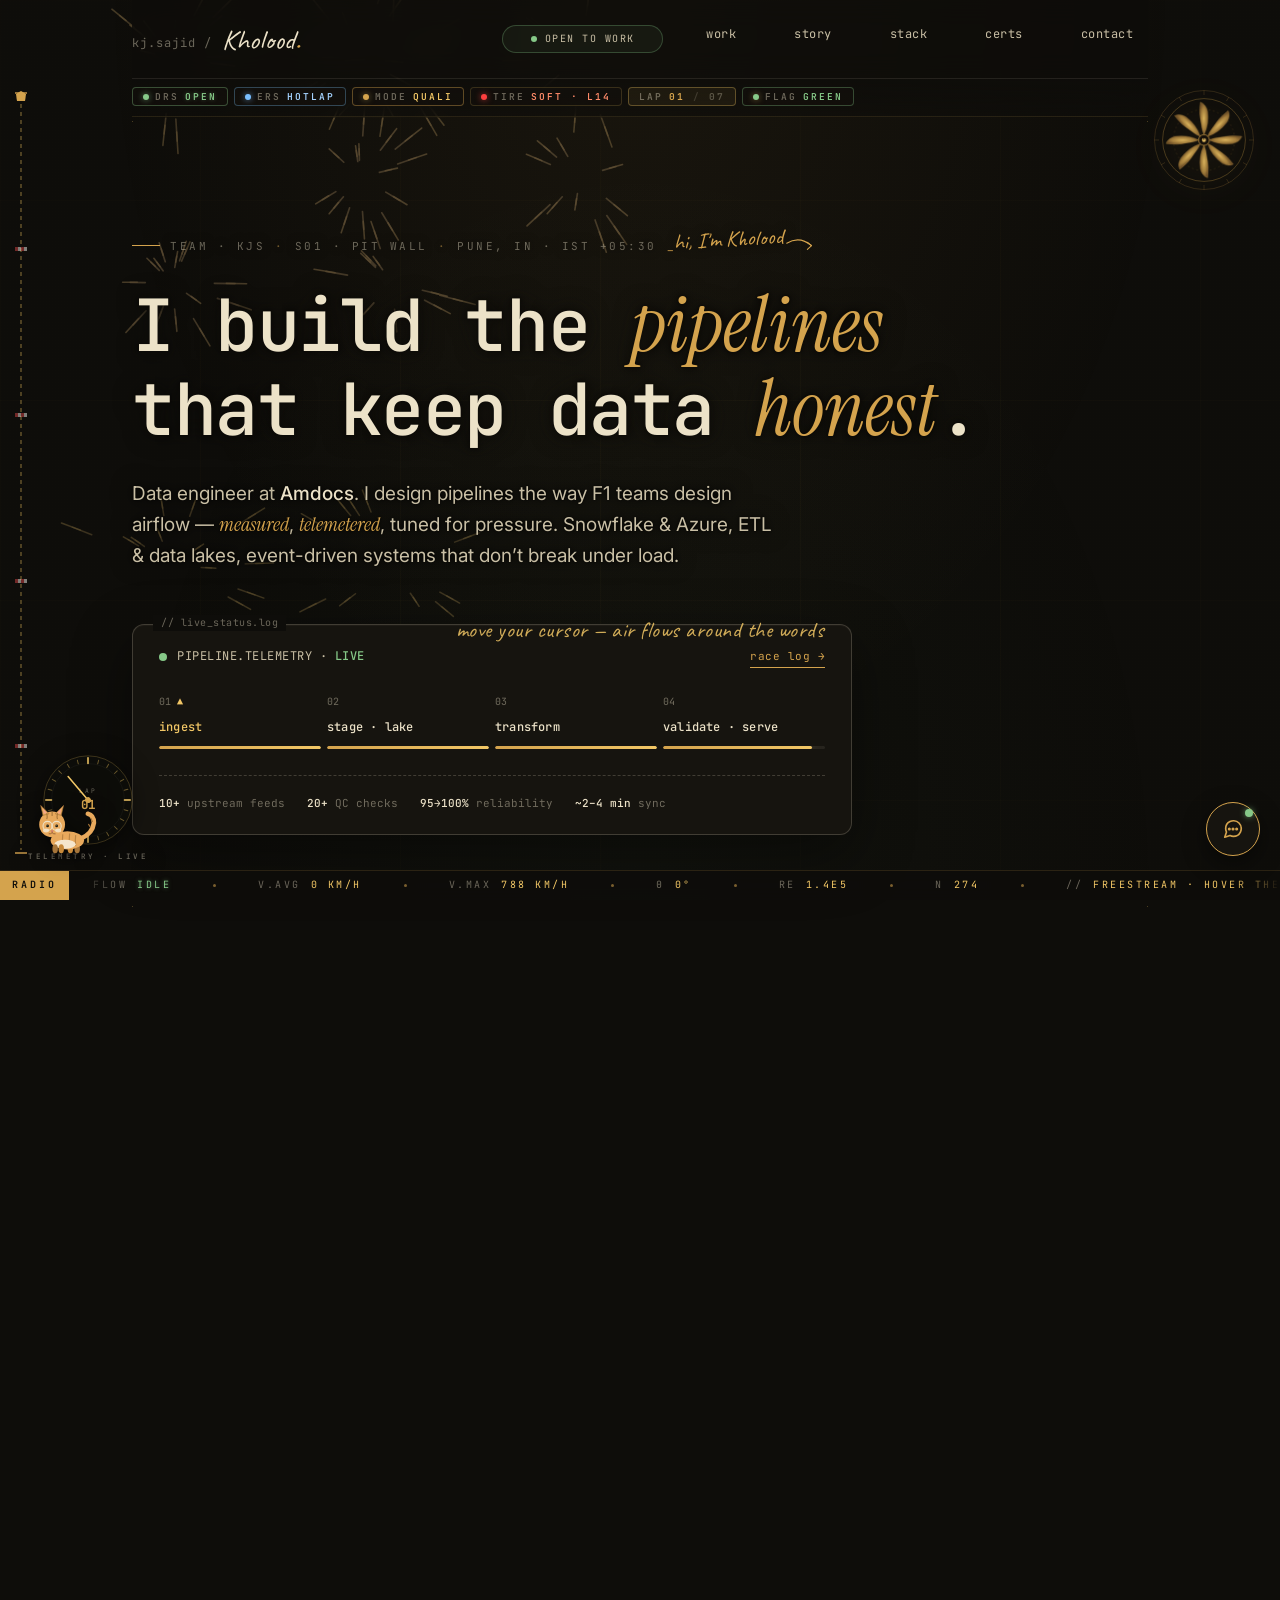
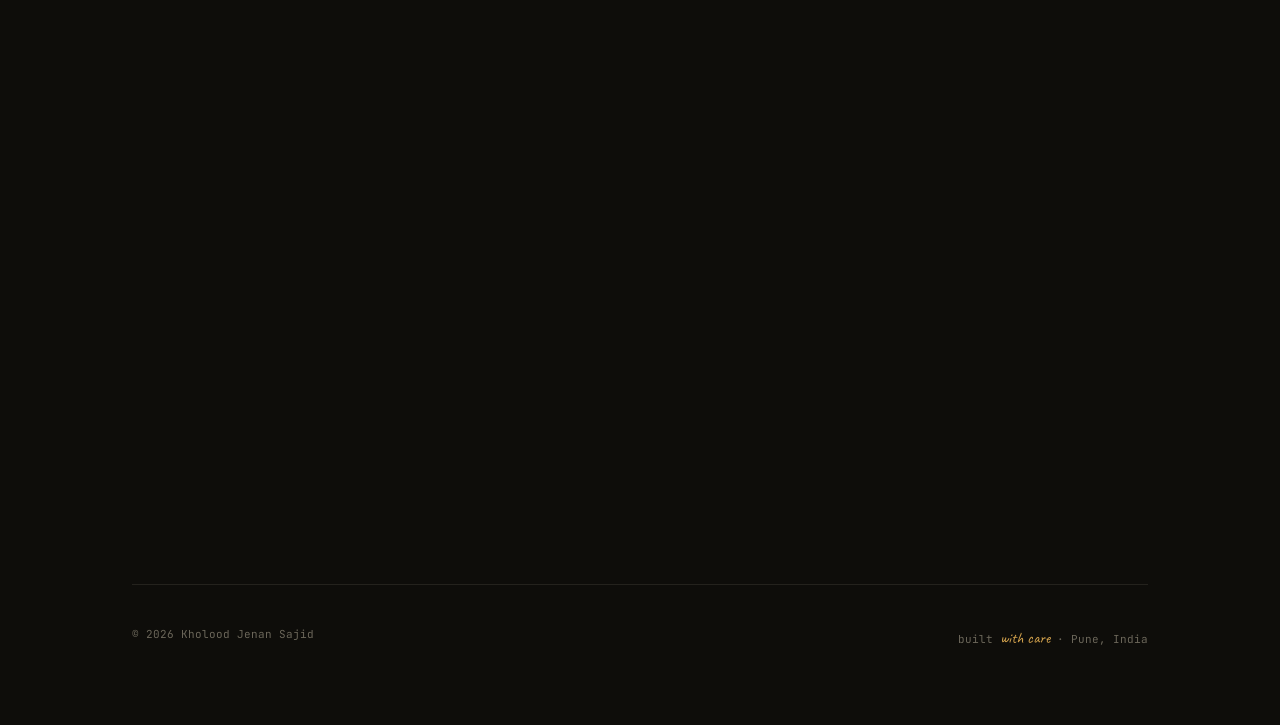
<file: portfolio-f1.html>
<!DOCTYPE html>
<html lang="en">
<head>
<meta charset="UTF-8" />
<meta name="viewport" content="width=device-width, initial-scale=1.0" />
<title>Kholood Jenan Sajid — Data Engineer</title>
<meta name="description" content="Data Engineer building resilient ETL pipelines, data lakes, and event-driven systems on Snowflake and Azure." />
<meta name="author" content="Kholood Jenan Sajid" />

<link rel="icon" type="image/x-icon" href="favicon.ico">
<link rel="icon" type="image/png" sizes="32x32" href="favicon-32x32.png">
<link rel="icon" type="image/png" sizes="16x16" href="favicon-16x16.png">
<link rel="apple-touch-icon" href="apple-touch-icon.png">

<meta property="og:type" content="website" />
<meta property="og:title" content="Kholood Jenan Sajid — Data Engineer" />
<meta property="og:description" content="Data Engineer building resilient ETL pipelines, data lakes, and event-driven systems on Snowflake and Azure." />
<meta property="og:image" content="preview.png" />
<meta property="og:url" content="https://kholoodjenansajid.github.io/" />

<meta name="twitter:card" content="summary_large_image" />
<meta name="twitter:title" content="Kholood Jenan Sajid — Data Engineer" />
<meta name="twitter:description" content="Data Engineer building resilient ETL pipelines, data lakes, and event-driven systems on Snowflake and Azure." />
<meta name="twitter:image" content="preview.png" />

<link rel="preconnect" href="https://fonts.googleapis.com">
<link rel="preconnect" href="https://fonts.gstatic.com" crossorigin>
<link href="https://fonts.googleapis.com/css2?family=Caveat:wght@400;600&family=Instrument+Serif:ital@0;1&family=Inter:wght@300;400;500;600&family=JetBrains+Mono:wght@400;500;600&display=swap" rel="stylesheet">
<style>
  :root {
    --bg: #0e0d0a;              /* warm near-black */
    --surface: #16140f;         /* card bg */
    --surface-2: #1e1b13;       /* elevated */
    --ink: #ece2c8;             /* warm cream */
    --ink-2: #c9bfa5;
    --muted: rgba(236,226,200,0.42);
    --line: rgba(236,226,200,0.10);
    --line-strong: rgba(236,226,200,0.20);
    --gold: #d4a34d;
    --gold-2: #f2c766;
    --gold-soft: rgba(212,163,77,0.15);
    --live: #86c988;
  }

  * , *::before, *::after { box-sizing: border-box; margin: 0; padding: 0; }

  html { scroll-behavior: smooth; }

  body {
    background: var(--bg);
    color: var(--ink);
    font-family: 'Inter', system-ui, -apple-system, Segoe UI, sans-serif;
    font-weight: 400;
    font-size: 16px;
    line-height: 1.65;
    -webkit-font-smoothing: antialiased;
    text-rendering: optimizeLegibility;
    overflow-x: hidden;
  }

  /* Subtle grain + vignette */
  body::before {
    content: '';
    position: fixed; inset: 0;
    background:
      radial-gradient(ellipse at top, rgba(212,163,77,0.06), transparent 60%),
      radial-gradient(ellipse at bottom, rgba(134,201,136,0.03), transparent 60%);
    pointer-events: none;
    z-index: 0;
  }
  body::after {
    content: '';
    position: fixed; inset: 0;
    background-image: radial-gradient(rgba(236,226,200,0.025) 1px, transparent 1px);
    background-size: 3px 3px;
    pointer-events: none;
    z-index: 0;
    mix-blend-mode: overlay;
    opacity: 0.5;
  }

  /* ---- Blueprint grid overlay — engine-schematic hint (very subtle) -------
     Dialed way back so it's a texture, not a competitor to the content. */
  .blueprint-grid {
    position: fixed;
    inset: 0;
    z-index: 0;
    pointer-events: none;
    background-image:
      linear-gradient(rgba(197,163,80,0.035) 1px, transparent 1px),
      linear-gradient(90deg, rgba(197,163,80,0.035) 1px, transparent 1px);
    background-size: 200px 200px, 200px 200px;
    -webkit-mask: radial-gradient(ellipse 90% 85% at 50% 50%, black 10%, transparent 100%);
            mask: radial-gradient(ellipse 90% 85% at 50% 50%, black 10%, transparent 100%);
    opacity: 1;
  }
  /* Corner labels: barely visible, only present at rest */
  .blueprint-grid .bp-corner {
    position: absolute;
    font-family: 'JetBrains Mono', monospace;
    font-size: 8px;
    letter-spacing: 3px;
    color: rgba(197,163,80,0.14);
    text-transform: uppercase;
    font-weight: 600;
    white-space: nowrap;
    pointer-events: none;
    line-height: 1;
  }
  .blueprint-grid .bp-tl,
  .blueprint-grid .bp-tr,
  .blueprint-grid .bp-bl,
  .blueprint-grid .bp-br { display: none; }         /* hidden by default — was noise */
  .blueprint-grid .bp-marks { display: none; }      /* also hide the crosshair reticle */
  @media (max-width: 720px) {
    .blueprint-grid { background-size: 100px 100px, 100px 100px; }
  }

  /* ---------- Interactive particle field (F1 aero / CFD streamlines) ---------- */
  #particle-canvas {
    position: fixed;
    inset: 0;
    width: 100%;
    height: 100%;
    pointer-events: none;
    z-index: 0;
    mix-blend-mode: screen;
    opacity: 0.32;                          /* dial the aero flow way back — subtle background */
  }
  @media (prefers-reduced-motion: reduce) {
    #particle-canvas { display: none; }
    #flow-hud { display: none; }
  }

  /* ---- Hidden dead-node: HUD moved out of the top; live values now drive the bottom broadcast ticker ---- */
  #flow-hud { display: none !important; }

  /* ---- F1 broadcast ticker — bottom strip, scrolls horizontally ---- */
  #broadcast-ticker {
    position: fixed;
    bottom: 0; left: 0; right: 0;
    height: 30px;
    z-index: 30;
    background: rgba(14,13,10,0.82);
    border-top: 1px solid var(--gold-soft);
    backdrop-filter: blur(12px);
    -webkit-backdrop-filter: blur(12px);
    overflow: hidden;
    font-family: 'JetBrains Mono', monospace;
    font-size: 10px;
    letter-spacing: 2.5px;
    text-transform: uppercase;
    color: var(--ink-2);
    pointer-events: none;
    user-select: none;
    display: flex;
    align-items: center;
  }
  #broadcast-ticker::before {
    content: 'RADIO';
    position: relative;
    z-index: 2;
    flex: 0 0 auto;
    background: var(--gold);
    color: var(--bg);
    padding: 8px 12px;
    font-weight: 600;
    letter-spacing: 3px;
    align-self: stretch;
    display: inline-flex;
    align-items: center;
  }
  #broadcast-ticker .ticker-viewport {
    flex: 1;
    overflow: hidden;
    position: relative;
    height: 100%;
    mask: linear-gradient(90deg, transparent, black 4%, black 96%, transparent);
    -webkit-mask: linear-gradient(90deg, transparent, black 4%, black 96%, transparent);
  }
  #broadcast-ticker .ticker-track {
    position: absolute;
    left: 0; top: 0;
    height: 100%;
    display: flex;
    align-items: center;
    gap: 42px;
    white-space: nowrap;
    animation: tickerScroll 55s linear infinite;
    will-change: transform;
    padding-left: 24px;
  }
  #broadcast-ticker .ticker-item { display: inline-flex; align-items: center; gap: 10px; }
  #broadcast-ticker .ticker-item .k { color: var(--muted); }
  #broadcast-ticker .ticker-item .v { color: var(--gold-2); font-variant-numeric: tabular-nums; }
  #broadcast-ticker .ticker-item.live .v {
    color: var(--live);
    text-shadow: 0 0 4px rgba(134,201,136,0.6);
  }
  #broadcast-ticker .ticker-item.hot .v { color: #ff9548; text-shadow: 0 0 4px rgba(255,149,72,0.6); }
  #broadcast-ticker .sep {
    width: 3px; height: 3px; border-radius: 50%;
    background: var(--gold);
    opacity: 0.55;
    flex: 0 0 auto;
  }
  @keyframes tickerScroll {
    from { transform: translateX(0); }
    to   { transform: translateX(-50%); }
  }
  @media (max-width: 640px) {
    #broadcast-ticker { height: 26px; font-size: 9px; letter-spacing: 1.8px; }
    #broadcast-ticker::before { padding: 6px 10px; }
  }

  /* ---- Race-track edge marker — pixel racing-line on the left rail ------
     A fixed vertical dotted spine with red/white curb ticks. Scroll
     progress fills the spine from top-down so it reads as a track marker
     tracing your position on the lap.                                    */
  #track-rail {
    position: fixed;
    top: 92px;                       /* clear the nav */
    bottom: 46px;                    /* clear the ticker */
    left: 14px;
    width: 14px;
    z-index: 25;
    pointer-events: none;
    display: flex;
    flex-direction: column;
    align-items: center;
    gap: 0;
  }
  #track-rail .rail-spine {
    position: relative;
    flex: 1;
    width: 2px;
    background: repeating-linear-gradient(
      to bottom,
      rgba(197,163,80,0.35) 0 4px,
      transparent 4px 8px
    );
  }
  #track-rail .rail-fill {
    position: absolute;
    top: 0; left: -1px;
    width: 4px;
    height: var(--lap-pct, 0%);
    background: linear-gradient(
      to bottom,
      var(--gold) 0%,
      var(--gold-2) 60%,
      transparent 100%
    );
    box-shadow: 0 0 6px rgba(197,163,80,0.6);
    border-radius: 2px;
    transition: height 0.15s linear;
  }
  #track-rail .rail-car {
    position: absolute;
    left: -4px;
    top: var(--lap-pct, 0%);
    width: 10px;
    height: 10px;
    transform: translateY(-50%);
    background: var(--gold);
    box-shadow:
      0 0 0 2px var(--bg),
      0 0 10px rgba(197,163,80,0.9),
      0 0 20px rgba(255,149,72,0.4);
    clip-path: polygon(50% 0, 100% 30%, 90% 100%, 10% 100%, 0 30%);
    transition: top 0.15s linear;
  }
  #track-rail .rail-cap {
    width: 12px;
    height: 2px;
    background: var(--gold);
    opacity: 0.7;
  }
  #track-rail .rail-cap.top    { margin-bottom: 2px; }
  #track-rail .rail-cap.bottom { margin-top: 2px; }
  /* Red/white curb ticks — 4 evenly spaced curbs down the spine */
  #track-rail .curb {
    position: absolute;
    left: -5px;
    width: 12px;
    height: 4px;
    background:
      repeating-linear-gradient(
        90deg,
        #d64545 0 3px,
        #f2f0e9 3px 6px
      );
    opacity: 0.5;
  }
  #track-rail .curb.c1 { top: 20%; }
  #track-rail .curb.c2 { top: 42%; }
  #track-rail .curb.c3 { top: 64%; }
  #track-rail .curb.c4 { top: 86%; }

  @media (max-width: 720px) {
    #track-rail { display: none; }        /* hide on small screens */
  }
  @media (prefers-reduced-motion: reduce) {
    #track-rail .rail-fill, #track-rail .rail-car { transition: none; }
  }

  /* ---- Rotating F1 telemetry dial — bottom-left corner --------------------
     A live circular gauge. Outer tick ring rotates continuously (engine
     idle); inner needle deflects on scroll velocity; arc fills from 0→100%
     with the same --lap-pct that drives the track rail. All aspects
     animate — hence "rotating UI".                                        */
  #tele-dial {
    position: fixed;
    left: 40px;
    bottom: 52px;                 /* clears the ticker + gives breathing room */
    width: 96px;
    height: 96px;
    z-index: 26;
    pointer-events: none;
    filter: drop-shadow(0 4px 12px rgba(0,0,0,0.55));
  }
  #tele-dial .dial-svg { width: 100%; height: 100%; display: block; overflow: visible; }
  /* Housing ring */
  #tele-dial .dial-housing {
    fill: rgba(14,13,10,0.85);
    stroke: rgba(197,163,80,0.28);
    stroke-width: 1;
  }
  /* Idle-rotating outer tick ring — continuously spins */
  #tele-dial .dial-ring {
    transform-origin: 50px 50px;
    animation: dialSpin 18s linear infinite;
  }
  #tele-dial .dial-ring line {
    stroke: rgba(197,163,80,0.5);
    stroke-width: 1;
    stroke-linecap: round;
  }
  #tele-dial .dial-ring line.major {
    stroke: var(--gold-2);
    stroke-width: 1.6;
  }
  /* Progress arc — fills with lap-pct (existing var from track-rail).
     pathLength=100 lets us treat the ring as a 0-100 unit line.        */
  #tele-dial .dial-arc {
    fill: none;
    stroke: url(#dialArcGrad);
    stroke-width: 3;
    stroke-linecap: round;
    transform: rotate(-90deg);
    transform-origin: 50px 50px;
    stroke-dasharray: 100;
    stroke-dashoffset: calc(100 - var(--lap-pct-num, 0));
    transition: stroke-dashoffset 0.15s linear;
    filter: drop-shadow(0 0 4px rgba(197,163,80,0.6));
  }
  /* Scroll-driven needle — reacts to signed scroll velocity */
  #tele-dial .dial-needle {
    transform-origin: 50px 50px;
    transform: rotate(var(--needle-angle, 0deg));
    transition: transform 0.35s cubic-bezier(0.2, 1.02, 0.3, 1);
  }
  #tele-dial .dial-needle .stem {
    stroke: var(--gold-2);
    stroke-width: 1.6;
    stroke-linecap: round;
  }
  #tele-dial .dial-needle .hub    { fill: var(--gold); }
  /* Center readouts */
  #tele-dial .dial-label-txt {
    font-family: 'JetBrains Mono', monospace;
    font-size: 6.5px;
    letter-spacing: 2px;
    fill: var(--muted);
    text-transform: uppercase;
  }
  #tele-dial .dial-value-txt {
    font-family: 'JetBrains Mono', monospace;
    font-weight: 700;
    font-size: 13px;
    letter-spacing: 0.5px;
    fill: var(--gold);
  }
  /* External badge under the dial */
  #tele-dial .dial-caption {
    position: absolute;
    bottom: -14px;
    left: 50%;
    transform: translateX(-50%);
    font-family: 'JetBrains Mono', monospace;
    font-size: 7.5px;
    font-weight: 600;
    letter-spacing: 2.5px;
    color: var(--muted);
    text-transform: uppercase;
    white-space: nowrap;
    text-shadow: 0 0 4px rgba(0,0,0,0.6);
  }
  @keyframes dialSpin {
    from { transform: rotate(0);     }
    to   { transform: rotate(360deg); }
  }
  @media (max-width: 720px) {
    #tele-dial { display: none; }      /* hide on small screens */
  }
  @media (prefers-reduced-motion: reduce) {
    #tele-dial .dial-ring { animation: none; }
    #tele-dial .dial-needle, #tele-dial .dial-arc { transition: none; }
  }

  /* First-load onboarding hint */
  #flow-hint {
    position: fixed;
    left: 50%;
    top: 68%;
    transform: translateX(-50%);
    z-index: 41;
    font-family: 'Caveat', cursive;
    font-size: 22px;
    color: var(--gold-2);
    pointer-events: none;
    opacity: 0;
    transition: opacity 0.6s ease;
    text-align: center;
    letter-spacing: 0.5px;
  }
  #flow-hint.show { opacity: 0.85; animation: hintBob 2.4s ease-in-out infinite; }
  @keyframes hintBob {
    0%, 100% { transform: translate(-50%, 0); }
    50%      { transform: translate(-50%, -4px); }
  }
  @media (max-width: 900px) { #flow-hint { display: none; } }
  @media (max-width: 900px) {
    #flow-hud { display: none; }
  }

  .container {
    max-width: 1080px;
    margin: 0 auto;
    padding: 0 32px;
    position: relative;
    z-index: 1;
    /* Container stays perfectly still — no wheel-roll/yaw/drift, calm scroll. */
  }
  @media (prefers-reduced-motion: reduce) {
    .container { transform: none !important; }
  }

  ::selection {
    background: var(--gold);
    color: var(--bg);
  }

  /* ---------- Nav ---------- */
  nav {
    padding: 24px 0;
    display: flex;
    align-items: center;
    justify-content: space-between;
    border-bottom: 1px solid var(--line);
    position: sticky;
    top: 0;
    background: rgba(14,13,10,0.75);
    backdrop-filter: blur(14px);
    -webkit-backdrop-filter: blur(14px);
    z-index: 50;
  }

  .brand {
    display: flex;
    align-items: baseline;
    gap: 10px;
  }
  .brand-mark {
    font-family: 'JetBrains Mono', monospace;
    font-size: 12px;
    color: var(--muted);
    letter-spacing: 1px;
  }
  .brand-name {
    font-family: 'Caveat', cursive;
    font-size: 28px;
    color: var(--ink);
    line-height: 1;
    transform: translateY(2px);
  }
  .brand-name em { font-style: normal; color: var(--gold); }

  .nav-links {
    display: flex;
    gap: 28px;
    font-family: 'JetBrains Mono', monospace;
    font-size: 12px;
    letter-spacing: 0.5px;
  }
  .nav-links a {
    color: var(--ink-2);
    text-decoration: none;
    transition: color 0.2s;
    position: relative;
  }
  .nav-links a::before {
    content: '[ ';
    color: var(--muted);
    opacity: 0;
    transition: opacity 0.2s;
  }
  .nav-links a::after {
    content: ' ]';
    color: var(--muted);
    opacity: 0;
    transition: opacity 0.2s;
  }
  .nav-links a:hover { color: var(--gold); }
  .nav-links a:hover::before, .nav-links a:hover::after { opacity: 1; }

  .status-pill {
    display: inline-flex;
    align-items: center;
    gap: 8px;
    padding: 5px 12px;
    border: 1px solid rgba(134,201,136,0.28);
    background: rgba(134,201,136,0.06);
    border-radius: 999px;
    font-family: 'JetBrains Mono', monospace;
    font-size: 10px;
    letter-spacing: 1.5px;
    color: var(--live);
    text-transform: uppercase;
    text-decoration: none;
    transition: background 0.2s;
  }
  .status-pill:hover { background: rgba(134,201,136,0.12); }
  .status-pill .live-dot { width: 6px; height: 6px; }

  /* ---- F1 race-status strip — sits under the nav, always visible ---------- */
  .race-status {
    position: sticky;
    top: 66px;                         /* clears the nav sticky (24px pad + content) */
    z-index: 45;
    display: flex;
    flex-wrap: wrap;
    gap: 6px;
    padding: 8px 0 10px;
    margin-bottom: 4px;
    border-bottom: 1px solid rgba(197,163,80,0.14);
    background: linear-gradient(180deg, rgba(14,13,10,0.88) 0%, rgba(14,13,10,0.62) 100%);
    backdrop-filter: blur(10px);
    -webkit-backdrop-filter: blur(10px);
    font-family: 'JetBrains Mono', monospace;
    text-transform: uppercase;
    user-select: none;
  }
  .rs-pill {
    display: inline-flex;
    align-items: center;
    gap: 6px;
    padding: 4px 10px;
    border: 1px solid rgba(197,163,80,0.22);
    background: rgba(20,17,12,0.5);
    border-radius: 4px;
    font-size: 9.5px;
    letter-spacing: 2px;
    line-height: 1;
    font-weight: 600;
    white-space: nowrap;
  }
  .rs-pill .rs-k    { color: var(--muted); }
  .rs-pill .rs-v    { color: var(--gold-2); font-variant-numeric: tabular-nums; }
  .rs-pill .rs-sep  { opacity: 0.4; padding: 0 2px; }
  .rs-pill .rs-led {
    width: 6px; height: 6px;
    border-radius: 50%;
    background: var(--gold);
    box-shadow: 0 0 6px rgba(197,163,80,0.6);
    flex: 0 0 auto;
  }
  /* DRS: green + live blink */
  .rs-pill.rs-live { border-color: rgba(134,201,136,0.35); }
  .rs-pill.rs-live .rs-led { background: var(--live); box-shadow: 0 0 6px rgba(134,201,136,0.7); animation: rsPulse 1.6s ease-in-out infinite; }
  .rs-pill.rs-live .rs-v   { color: var(--live); text-shadow: 0 0 4px rgba(134,201,136,0.4); }
  /* ERS: cyan/blue */
  .rs-pill.rs-ers  { border-color: rgba(120,190,240,0.32); }
  .rs-pill.rs-ers .rs-led { background: #7abfff; box-shadow: 0 0 6px rgba(120,190,255,0.7); animation: rsPulse 2.2s ease-in-out infinite; }
  .rs-pill.rs-ers .rs-v   { color: #a5d3ff; }
  /* MODE: amber */
  .rs-pill.rs-mode { border-color: rgba(212,163,77,0.4); }
  .rs-pill.rs-mode .rs-led { background: var(--gold); }
  /* TIRE compound colors — SOFT is red */
  .rs-pill.rs-tire .rs-tire-soft { background: #ff3f3f; box-shadow: 0 0 6px rgba(255, 63, 63, 0.7); }
  .rs-pill.rs-tire .rs-v { color: #ff8b6a; }
  /* LAP: gold */
  .rs-pill.rs-lap  { border-color: rgba(197,163,80,0.4); background: rgba(197,163,80,0.08); }
  .rs-pill.rs-lap .rs-v { color: var(--gold); font-weight: 700; }
  .rs-pill.rs-lap .rs-total { color: var(--muted); opacity: 0.7; }
  /* FLAG: greenpulse or yellow/red depending on state */
  .rs-pill.rs-flag { border-color: rgba(134,201,136,0.32); }
  .rs-pill.rs-flag .rs-flag-dot { background: var(--live); animation: rsPulse 1.2s ease-in-out infinite; }
  .rs-pill.rs-flag .rs-v { color: var(--live); }
  /* Yellow flag state (JS can toggle .rs-yellow) */
  .rs-pill.rs-flag.rs-yellow .rs-flag-dot { background: #ffcc44; box-shadow: 0 0 6px rgba(255,204,68,0.8); }
  .rs-pill.rs-flag.rs-yellow .rs-v        { color: #ffcc44; }
  @keyframes rsPulse {
    0%, 100% { opacity: 1;   transform: scale(1);   }
    50%      { opacity: 0.4; transform: scale(0.7); }
  }
  @media (max-width: 720px) {
    .race-status { top: 58px; gap: 4px; padding: 6px 0 8px; }
    .rs-pill { padding: 3px 7px; font-size: 8.5px; letter-spacing: 1.4px; }
    /* Hide MODE + FLAG on very small screens to save space */
    .rs-pill.rs-mode, .rs-pill.rs-flag { display: none; }
  }

  /* ---------- Hero ---------- */
  .hero {
    padding: 100px 0 72px;
    position: relative;
  }

  .eyebrow {
    font-family: 'JetBrains Mono', monospace;
    font-size: 11px;
    text-transform: uppercase;
    letter-spacing: 2.5px;
    color: var(--muted);
    margin-bottom: 28px;
    display: inline-flex;
    align-items: center;
    gap: 10px;
    flex-wrap: wrap;
  }
  .eyebrow .eyebrow-sep { color: var(--gold); opacity: 0.5; }
  .eyebrow::before {
    content: '';
    width: 28px; height: 1px;
    background: var(--gold);
  }
  .eyebrow::after {
    content: '_';
    color: var(--gold);
    animation: blink 1.1s steps(2, end) infinite;
  }
  @keyframes blink { 50% { opacity: 0; } }

  h1.display {
    font-family: 'JetBrains Mono', monospace;
    font-weight: 500;
    font-size: clamp(40px, 6.5vw, 72px);
    line-height: 1.08;
    letter-spacing: -0.02em;
    margin-bottom: 28px;
    color: var(--ink);
  }
  h1.display em {
    font-family: 'Instrument Serif', serif;
    font-style: italic;
    font-weight: 400;
    color: var(--gold);
    letter-spacing: 0;
    font-size: 1.08em;
  }

  .hero-annotation {
    font-family: 'Caveat', cursive;
    font-size: 22px;
    color: var(--gold);
    display: inline-block;
    transform: rotate(-3deg) translateX(-6px);
    margin-bottom: -8px;
    position: relative;
  }
  .hero-annotation::after {
    content: '';
    position: absolute;
    left: 100%;
    top: 50%;
    width: 30px;
    height: 22px;
    background: url("data:image/svg+xml;utf8,<svg xmlns='http://www.w3.org/2000/svg' viewBox='0 0 40 30'><path d='M2 15 Q 20 5, 36 20' stroke='%23d4a34d' stroke-width='1.5' fill='none' stroke-linecap='round'/><path d='M30 15 L36 20 L30 25' stroke='%23d4a34d' stroke-width='1.5' fill='none' stroke-linecap='round' stroke-linejoin='round'/></svg>") no-repeat center/contain;
    transform: translateY(-4px);
  }

  .lede {
    font-size: 19px;
    line-height: 1.6;
    color: var(--ink-2);
    max-width: 640px;
    margin-bottom: 52px;
  }
  .lede strong { font-weight: 500; color: var(--ink); }
  .lede em {
    font-family: 'Instrument Serif', serif;
    font-style: italic;
    color: var(--gold);
    font-size: 1.05em;
  }

  /* ---------- Live Pipeline Chip ---------- */
  .pipeline-card {
    background: var(--surface);
    border: 1px solid var(--line-strong);
    border-radius: 12px;
    padding: 22px 26px;
    max-width: 720px;
    position: relative;
    box-shadow:
      0 1px 0 rgba(236,226,200,0.04) inset,
      0 20px 60px rgba(0,0,0,0.4);
  }
  .pipeline-card::before {
    content: '// live_status.log';
    position: absolute;
    top: -10px;
    left: 20px;
    background: var(--bg);
    padding: 0 8px;
    font-family: 'JetBrains Mono', monospace;
    font-size: 10px;
    letter-spacing: 0.5px;
    color: var(--muted);
  }

  .pipeline-head {
    display: flex;
    align-items: center;
    justify-content: space-between;
    margin-bottom: 20px;
    flex-wrap: wrap;
    gap: 10px;
  }

  .pipeline-title {
    font-family: 'JetBrains Mono', monospace;
    font-size: 12px;
    letter-spacing: 0.5px;
    color: var(--ink-2);
    display: flex;
    align-items: center;
    gap: 10px;
  }

  .live-dot {
    width: 8px; height: 8px;
    border-radius: 50%;
    background: var(--live);
    box-shadow: 0 0 0 0 rgba(134,201,136,0.7);
    animation: livePulse 2s infinite;
  }
  @keyframes livePulse {
    0% { box-shadow: 0 0 0 0 rgba(134,201,136,0.6); }
    70% { box-shadow: 0 0 0 10px rgba(134,201,136,0); }
    100% { box-shadow: 0 0 0 0 rgba(134,201,136,0); }
  }

  .live-label {
    color: var(--live);
    font-weight: 500;
  }

  .cta-inline {
    font-family: 'JetBrains Mono', monospace;
    font-size: 11px;
    letter-spacing: 0.5px;
    color: var(--gold);
    text-decoration: none;
    border-bottom: 1px solid var(--gold);
    padding-bottom: 2px;
    transition: color 0.2s, border-color 0.2s;
  }
  .cta-inline:hover { color: var(--gold-2); border-color: var(--gold-2); }

  .stages {
    display: grid;
    grid-template-columns: repeat(4, 1fr);
    gap: 6px;
  }

  .stage {
    display: flex;
    flex-direction: column;
    gap: 8px;
    padding: 6px 0;
  }

  .stage-num {
    font-family: 'JetBrains Mono', monospace;
    font-size: 10px;
    color: var(--muted);
  }
  .stage-name {
    font-family: 'JetBrains Mono', monospace;
    font-size: 12px;
    font-weight: 500;
    color: var(--ink);
    letter-spacing: 0.2px;
  }

  .stage-bar {
    height: 3px;
    background: rgba(236,226,200,0.08);
    border-radius: 2px;
    overflow: hidden;
    position: relative;
  }
  .stage-bar::after {
    content: '';
    position: absolute;
    top: 0; left: 0; bottom: 0;
    width: var(--fill, 0%);
    background: linear-gradient(90deg, var(--gold), var(--gold-2));
    border-radius: 2px;
    animation: fillGrow 2.4s ease-out forwards;
    animation-delay: var(--delay, 0s);
    box-shadow: 0 0 12px rgba(212,163,77,0.4);
  }
  @keyframes fillGrow {
    from { width: 0%; }
    to { width: var(--fill); }
  }

  .stage.active .stage-name { color: var(--gold-2); }
  .stage.active .stage-num::after {
    content: ' ▲';
    color: var(--gold-2);
  }

  .pipeline-metrics {
    margin-top: 20px;
    padding-top: 18px;
    border-top: 1px dashed var(--line-strong);
    display: flex;
    gap: 22px;
    flex-wrap: wrap;
    font-family: 'JetBrains Mono', monospace;
    font-size: 11px;
    color: var(--muted);
  }
  .pipeline-metrics span strong {
    color: var(--ink);
    font-weight: 500;
  }

  /* ---------- Sections ---------- */
  section {
    padding: 88px 0;
    border-top: 1px solid var(--line);
    position: relative;
  }

  /* ---- F1 sector-timing section labels ------------------------------- */
  .section-label {
    font-family: 'JetBrains Mono', monospace;
    font-size: 10.5px;
    text-transform: uppercase;
    letter-spacing: 2.8px;
    color: var(--muted);
    margin-bottom: 44px;
    display: inline-flex;
    align-items: center;
    gap: 0;
    padding: 0;
    border: 1px solid var(--gold-soft);
    border-radius: 999px;
    background: rgba(20,17,12,0.6);
    overflow: hidden;
    line-height: 1;
  }
  .section-label .sec-num {
    background: var(--gold);
    color: var(--bg);
    font-weight: 600;
    padding: 8px 12px;
    letter-spacing: 3px;
  }
  .section-label .sec-name {
    padding: 8px 14px;
    color: var(--ink);
  }
  .section-label .sec-tag {
    padding: 8px 14px 8px 0;
    color: var(--gold-2);
    display: flex;
    align-items: center;
    gap: 8px;
  }
  .section-label .sec-tag::before {
    content: '';
    width: 6px; height: 6px; border-radius: 50%;
    background: var(--gold-2);
    box-shadow: 0 0 6px var(--gold);
    animation: fhPulse 1.6s ease-in-out infinite;
  }
  .section-label::before { content: none; }

  /* ---- Grid-start light gantry — between sections ------------------------
     Replaces the flat colored stripe with an F1 pit-lane start-lights
     gantry. Rectangular red LED pills sit off (dark) in the mounted rail,
     then light up sequentially when the divider reveals — the moment the
     race actually starts. Small "GRID" and "READY" text-labels flank it. */
  .sector-divider {
    display: flex;
    align-items: center;
    justify-content: center;
    gap: 14px;
    margin: 24px auto 62px;
    padding: 10px 96px;
    position: relative;
    min-height: 44px;
    max-width: 640px;
    border-radius: 10px;
    background:
      linear-gradient(180deg, rgba(20,18,15,0.88) 0%, rgba(6,5,4,0.92) 100%);
    border: 1px solid rgba(197,163,80,0.18);
    box-shadow:
      inset 0 1px 0 rgba(255,255,255,0.04),
      inset 0 -1px 0 rgba(0,0,0,0.55),
      0 3px 14px rgba(0,0,0,0.4);
  }
  /* GRID / stage-left label */
  .sector-divider::before {
    content: 'GRID';
    position: absolute;
    left: 14px; top: 50%;
    transform: translateY(-50%);
    font-family: 'JetBrains Mono', monospace;
    font-size: 9px;
    letter-spacing: 3px;
    color: var(--muted);
    text-transform: uppercase;
    font-weight: 600;
  }
  /* READY / stage-right label — with a tiny leading pulse dot */
  .sector-divider::after {
    content: '● READY';
    position: absolute;
    right: 14px; top: 50%;
    transform: translateY(-50%);
    font-family: 'JetBrains Mono', monospace;
    font-size: 9px;
    letter-spacing: 3px;
    color: var(--live);
    text-transform: uppercase;
    font-weight: 600;
    text-shadow: 0 0 6px rgba(134,201,136,0.5);
    opacity: 0.55;
    transition: opacity 0.4s ease-out;
  }
  /* When lights are all on → READY pulses to full intensity */
  .sector-divider.reveal.in::after {
    opacity: 1;
    animation: gridReady 1.4s ease-in-out infinite;
  }
  @keyframes gridReady {
    0%, 100% { opacity: 0.55; }
    50%      { opacity: 1;    }
  }
  /* Each span → a small circular DOT particle mounted on the rail.
     Dormant = tiny/dark, on = full bloom with radial glow.               */
  .sector-divider span {
    flex: 0 0 auto;
    width: 12px;
    height: 12px;
    border-radius: 50%;
    background: radial-gradient(circle at 35% 30%, #2a0a05 0%, #140301 65%, #050101 100%);
    border: 1px solid rgba(150, 40, 20, 0.22);
    box-shadow: inset 0 0 3px rgba(0,0,0,0.7);
    transform: scale(0.55);
    transition:
      background   0.18s ease-out,
      border-color 0.18s ease-out,
      box-shadow   0.28s ease-out,
      transform    0.42s cubic-bezier(0.34, 1.56, 0.55, 1);   /* spring-in bloom */
    /* Kill legacy color classes — every dot renders identically */
    flex-grow: 0 !important;
  }
  /* Sequential light-up cascade — like the F1 5-lights start sequence */
  .sector-divider.reveal.in span:nth-child(1) { transition-delay: 0.10s; }
  .sector-divider.reveal.in span:nth-child(2) { transition-delay: 0.26s; }
  .sector-divider.reveal.in span:nth-child(3) { transition-delay: 0.42s; }
  .sector-divider.reveal.in span:nth-child(4) { transition-delay: 0.58s; }
  .sector-divider.reveal.in span:nth-child(5) { transition-delay: 0.74s; }
  .sector-divider.reveal.in span:nth-child(6) { transition-delay: 0.90s; }
  .sector-divider.reveal.in span {
    transform: scale(1);
    background: radial-gradient(circle at 35% 30%, #ffd07a 0%, #ff5533 42%, #a01818 92%);
    border-color: rgba(255, 100, 60, 0.55);
    box-shadow:
      0 0 8px  rgba(255, 90, 50, 0.75),
      0 0 22px rgba(255, 80, 40, 0.4),
      0 0 40px rgba(255, 60, 30, 0.18),
      inset 0 1px 2px rgba(255, 220, 150, 0.55);
  }
  /* Compact on mobile: shorter rail, smaller pills, hide side labels */
  @media (max-width: 640px) {
    .sector-divider {
      padding: 8px 20px;
      gap: 10px;
      min-height: 36px;
      margin: 18px auto 44px;
    }
    .sector-divider::before,
    .sector-divider::after { display: none; }
    .sector-divider span { width: 9px; height: 9px; }
  }

  /* Micro-telemetry chip (inline) */
  .telem-chip {
    display: inline-flex;
    align-items: baseline;
    gap: 6px;
    font-family: 'JetBrains Mono', monospace;
    font-size: 10px;
    letter-spacing: 1.5px;
    text-transform: uppercase;
    padding: 4px 10px;
    border: 1px solid var(--gold-soft);
    border-radius: 999px;
    color: var(--ink-2);
    background: rgba(20,17,12,0.4);
  }
  .telem-chip .k { color: var(--muted); }
  .telem-chip .v { color: var(--gold-2); font-variant-numeric: tabular-nums; }
  .telem-chip.green .v  { color: var(--live); }
  .telem-chip.violet .v { color: #b48ce6; }

  /* Lap-time typography (monospace tabular numbers) */
  .lap-time {
    font-family: 'JetBrains Mono', monospace;
    font-variant-numeric: tabular-nums;
    letter-spacing: 0.5px;
    color: var(--gold-2);
  }

  /* Chip row for the Now / stint block */
  .now-chips {
    margin-top: 18px;
    display: flex;
    flex-wrap: wrap;
    gap: 8px;
  }

  /* ---------- F1 rotating turbine (fixed corner — always visible) ---------- */
  :root { --turbine-duration: 2.4s; --turbine-scale: 1; }
  .hero { position: relative; }
  .turbine {
    position: fixed;
    top: 86px;
    right: 22px;
    width: 108px;
    height: 108px;
    pointer-events: none;
    opacity: 0.85;
    z-index: 45;
    transform: scale(var(--turbine-scale));
    transform-origin: 50% 50%;
    transition: transform 0.35s cubic-bezier(0.3, 1.4, 0.5, 1), opacity 0.3s;
    filter: drop-shadow(0 6px 22px rgba(212,163,77,0.15));
  }
  .turbine.revved { opacity: 1; }
  .turbine.revved::after {
    content: '';
    position: absolute;
    inset: -6px;
    border-radius: 50%;
    border: 1px solid var(--gold);
    opacity: 0.4;
    animation: turbinePulse 0.6s ease-out;
    pointer-events: none;
  }
  @keyframes turbinePulse {
    from { transform: scale(0.9); opacity: 0.7; }
    to   { transform: scale(1.25); opacity: 0; }
  }
  .turbine .stator { transform-origin: 50% 50%; }
  .turbine .rotor  {
    transform-origin: 50% 50%;
    animation: turbineSpin var(--turbine-duration) linear infinite;
    will-change: transform;
  }
  .turbine .counter-rotor {
    transform-origin: 50% 50%;
    animation: turbineSpin var(--turbine-duration) linear infinite reverse;
    animation-duration: calc(var(--turbine-duration) * 1.7);
    will-change: transform;
  }
  @keyframes turbineSpin {
    from { transform: rotate(0deg); }
    to   { transform: rotate(360deg); }
  }
  .turbine .tick { opacity: 0.35; }
  @media (max-width: 780px) {
    .turbine { width: 78px; height: 78px; top: 78px; right: 14px; }
  }
  @media (max-width: 520px) {
    .turbine { display: none; }
  }
  @media (prefers-reduced-motion: reduce) {
    .turbine .rotor, .turbine .counter-rotor { animation: none; }
  }

  /* ---------- Hero copy readability plate ---------- */
  h1.display, .lede {
    text-shadow:
      0 0 22px rgba(14, 13, 10, 0.90),
      0 0 8px  rgba(14, 13, 10, 0.85),
      0 0 3px  rgba(14, 13, 10, 0.80);
  }
  .eyebrow, .hero-annotation {
    text-shadow: 0 0 10px rgba(14,13,10,0.9);
  }
  .section-title {
    text-shadow: 0 0 18px rgba(14,13,10,0.85), 0 0 4px rgba(14,13,10,0.8);
  }
  /* Reserve room at the bottom so the ticker doesn't cover content */
  body { padding-bottom: 34px; }
  @media (max-width: 640px) {
    body { padding-bottom: 30px; }
  }

  h2.section-title {
    font-family: 'JetBrains Mono', monospace;
    font-weight: 500;
    font-size: clamp(28px, 3.8vw, 42px);
    line-height: 1.18;
    letter-spacing: -0.015em;
    margin-bottom: 20px;                 /* leave room for the sector chips */
    max-width: 760px;
  }

  /* ---- HUD corner brackets on every content section -----------------------
     4 L-shaped brackets in the corners of each section, drawn via layered
     linear-gradients on ::before so no extra DOM is required.            */
  section.reveal, header.hero {
    position: relative;
  }
  section.reveal::before,
  header.hero::before {
    content: '';
    position: absolute;
    inset: 0;
    pointer-events: none;
    --bk-size: 14px;
    --bk-color: rgba(197,163,80,0.18);
    --bk-thickness: 1px;
    background:
      /* Top-left horizontal + vertical */
      linear-gradient(to right,  var(--bk-color) var(--bk-thickness), transparent var(--bk-thickness))
        no-repeat top    left  / var(--bk-size)      var(--bk-thickness),
      linear-gradient(to bottom, var(--bk-color) var(--bk-thickness), transparent var(--bk-thickness))
        no-repeat top    left  / var(--bk-thickness) var(--bk-size),
      /* Top-right */
      linear-gradient(to left,   var(--bk-color) var(--bk-thickness), transparent var(--bk-thickness))
        no-repeat top    right / var(--bk-size)      var(--bk-thickness),
      linear-gradient(to bottom, var(--bk-color) var(--bk-thickness), transparent var(--bk-thickness))
        no-repeat top    right / var(--bk-thickness) var(--bk-size),
      /* Bottom-left */
      linear-gradient(to right,  var(--bk-color) var(--bk-thickness), transparent var(--bk-thickness))
        no-repeat bottom left  / var(--bk-size)      var(--bk-thickness),
      linear-gradient(to top,    var(--bk-color) var(--bk-thickness), transparent var(--bk-thickness))
        no-repeat bottom left  / var(--bk-thickness) var(--bk-size),
      /* Bottom-right */
      linear-gradient(to left,   var(--bk-color) var(--bk-thickness), transparent var(--bk-thickness))
        no-repeat bottom right / var(--bk-size)      var(--bk-thickness),
      linear-gradient(to top,    var(--bk-color) var(--bk-thickness), transparent var(--bk-thickness))
        no-repeat bottom right / var(--bk-thickness) var(--bk-size);
  }
  /* Small padding so the corner brackets have space; content-first */
  section.reveal { padding: 20px 16px 32px; }

  /* ---- Sector-time chips (below each section-title) — slim, monochrome ---- */
  .sector-chips {
    display: flex;
    flex-wrap: wrap;
    gap: 12px;
    margin: -4px 0 36px;
    font-family: 'JetBrains Mono', monospace;
    font-size: 9.5px;
    letter-spacing: 1.5px;
    text-transform: uppercase;
    line-height: 1;
    color: var(--muted);
  }
  .sc-chip {
    display: inline-flex;
    align-items: baseline;
    gap: 5px;
    padding: 0;
    background: transparent;
    border: none;
    font-weight: 500;
    white-space: nowrap;
  }
  .sc-chip .sc-k { color: rgba(197,163,80,0.5); }
  .sc-chip .sc-v { color: var(--muted); font-variant-numeric: tabular-nums; }
  /* Best-sector highlights kept, but VERY subtle */
  .sc-chip.sc-pb   .sc-v { color: #b596d6; }              /* pale purple */
  .sc-chip.sc-best .sc-v { color: #86c988; }              /* muted green */
  .sc-chip.sc-lap  .sc-k { color: var(--gold); }
  .sc-chip.sc-lap  .sc-v { color: var(--gold); }
  .sc-chip .sc-tri { display: none; }                     /* drop the arrows */
  h2.section-title em {
    font-family: 'Instrument Serif', serif;
    font-style: italic;
    font-weight: 400;
    color: var(--gold);
    font-size: 1.1em;
    letter-spacing: 0;
  }

  /* ---------- Now block ---------- */
  .now-grid {
    display: grid;
    grid-template-columns: 200px 1fr;
    gap: 40px;
    align-items: start;
  }
  .now-label {
    font-family: 'JetBrains Mono', monospace;
    font-size: 12px;
    color: var(--muted);
    padding-top: 6px;
    line-height: 1.9;
  }
  .now-label strong { color: var(--ink); font-weight: 500; }
  .now-body p {
    font-size: 18px;
    line-height: 1.65;
    color: var(--ink-2);
    max-width: 640px;
  }
  .now-body p + p { margin-top: 18px; }
  .now-body strong { color: var(--ink); font-weight: 500; }
  .now-body em {
    color: var(--gold);
    font-style: italic;
    font-family: 'Instrument Serif', serif;
    font-size: 1.1em;
  }

  /* ---------- Work / Case studies ---------- */
  .case {
    padding: 44px 0;
    border-top: 1px solid var(--line);
    display: grid;
    grid-template-columns: 200px 1fr;
    gap: 40px;
    transition: background 0.3s;
    position: relative;
  }
  .case:first-of-type { border-top: none; padding-top: 8px; }
  .case::before {
    content: '';
    position: absolute;
    left: -20px; right: -20px; top: 0; bottom: 0;
    background: linear-gradient(90deg, transparent, rgba(212,163,77,0.04), transparent);
    opacity: 0;
    transition: opacity 0.3s;
    border-radius: 12px;
    z-index: -1;
  }
  .case:hover::before { opacity: 1; }

  .case-meta {
    font-family: 'JetBrains Mono', monospace;
    font-size: 11px;
    color: var(--muted);
    line-height: 1.9;
  }
  .case-meta .role {
    color: var(--gold);
    font-weight: 500;
    display: block;
    margin-bottom: 4px;
  }
  .case-meta .year { display: block; color: var(--ink-2); }

  .case-body h3 {
    font-family: 'JetBrains Mono', monospace;
    font-weight: 500;
    font-size: clamp(22px, 2.4vw, 28px);
    line-height: 1.25;
    margin-bottom: 6px;
    letter-spacing: -0.01em;
    color: var(--ink);
  }
  .case-body h3 em {
    font-family: 'Instrument Serif', serif;
    font-style: italic;
    font-weight: 400;
    color: var(--gold);
    font-size: 1.15em;
    letter-spacing: 0;
  }

  .case-body .tagline {
    font-family: 'JetBrains Mono', monospace;
    font-size: 10px;
    text-transform: uppercase;
    letter-spacing: 2px;
    color: var(--muted);
    margin-bottom: 18px;
  }
  .case-body .tagline::before {
    content: '// ';
    color: var(--gold);
  }

  .case-body p {
    font-size: 15.5px;
    line-height: 1.7;
    color: var(--ink-2);
    max-width: 620px;
    margin-bottom: 18px;
  }
  .case-body p strong { color: var(--ink); font-weight: 500; }

  .case-metrics {
    display: flex;
    flex-wrap: wrap;
    gap: 8px 24px;
    margin-top: 16px;
    padding-top: 16px;
    border-top: 1px dashed var(--line);
    font-family: 'JetBrains Mono', monospace;
    font-size: 11px;
    color: var(--muted);
  }
  .case-metrics span strong {
    color: var(--gold);
    font-weight: 500;
  }

  .case-tags {
    display: flex;
    flex-wrap: wrap;
    gap: 6px;
    margin-top: 14px;
  }
  .tag {
    font-family: 'JetBrains Mono', monospace;
    font-size: 10px;
    letter-spacing: 0.5px;
    padding: 4px 10px;
    border: 1px solid var(--line-strong);
    border-radius: 3px;
    color: var(--ink-2);
    background: rgba(236,226,200,0.02);
    transition: all 0.2s;
  }
  .tag:hover {
    color: var(--gold);
    border-color: var(--gold);
    background: var(--gold-soft);
  }

  .case-note {
    font-family: 'Caveat', cursive;
    font-size: 20px;
    color: var(--gold);
    display: inline-block;
    margin-top: 14px;
    transform: rotate(-1deg);
    opacity: 0.85;
  }
  .case-note::before {
    content: '↳ ';
    font-family: 'JetBrains Mono', monospace;
    font-size: 14px;
    color: var(--muted);
    margin-right: 4px;
  }

  /* ---------- Story ---------- */
  .story {
    max-width: 720px;
  }
  .story p {
    font-family: 'Inter', sans-serif;
    font-size: 20px;
    line-height: 1.6;
    color: var(--ink);
    margin-bottom: 22px;
    font-weight: 300;
  }
  .story p em {
    font-family: 'Instrument Serif', serif;
    color: var(--gold);
    font-style: italic;
    font-size: 1.15em;
  }
  .story .signature {
    font-family: 'Caveat', cursive;
    font-size: 32px;
    color: var(--gold);
    margin-top: 36px;
    letter-spacing: 0.5px;
    line-height: 1;
    transform: rotate(-2deg);
    display: inline-block;
  }
  .story .signature::before {
    content: '';
    display: inline-block;
    width: 40px;
    height: 1px;
    background: var(--gold);
    vertical-align: middle;
    margin-right: 12px;
    transform: translateY(-2px);
  }

  /* ---------- Stack ---------- */
  /* ---- Stack section: F1 constructor timing table ------------------------
     Vertical stack of team-rows. Each row: colored team stripe, POS badge,
     TEAM name, LOADOUT chip cluster, mock REV column, mock GAP column.   */
  .stack-grid {
    display: block;
    border: 1px solid rgba(197,163,80,0.22);
    background: rgba(20,17,12,0.55);
    border-radius: 6px;
    overflow: hidden;
    position: relative;
    counter-reset: stack-pos;
    font-family: 'JetBrains Mono', monospace;
  }
  /* Column header row */
  .stack-grid::before {
    content: 'POS · TEAM · LOADOUT · REV · GAP';
    display: block;
    padding: 10px 16px;
    font-size: 9px;
    letter-spacing: 3.5px;
    color: var(--muted);
    text-transform: uppercase;
    font-weight: 700;
    background: rgba(0,0,0,0.45);
    border-bottom: 1px solid rgba(197,163,80,0.18);
  }
  .stack-group {
    display: grid;
    grid-template-columns: 44px minmax(140px, 200px) 1fr 72px 68px;
    gap: 14px;
    padding: 14px 16px;
    align-items: center;
    border-bottom: 1px solid rgba(197,163,80,0.08);
    border-left: 3px solid transparent;
    counter-increment: stack-pos;
    transition: background 0.2s;
    position: relative;
  }
  .stack-group:last-child { border-bottom: none; }
  .stack-group:hover      { background: rgba(197,163,80,0.045); }
  /* Team-color stripes */
  .stack-group:nth-of-type(1) { border-left-color: #ff5533; }  /* red */
  .stack-group:nth-of-type(2) { border-left-color: #7abfff; }  /* blue */
  .stack-group:nth-of-type(3) { border-left-color: #86c988; }  /* green */
  .stack-group:nth-of-type(4) { border-left-color: #d0b0f0; }  /* purple */
  /* POS badge (before the h4) */
  .stack-group::before {
    content: 'P' counter(stack-pos, decimal-leading-zero);
    display: inline-flex;
    align-items: center;
    justify-content: center;
    font-size: 12px;
    font-weight: 800;
    letter-spacing: 1px;
    color: var(--gold);
    background: rgba(197,163,80,0.1);
    border: 1px solid rgba(197,163,80,0.28);
    border-radius: 3px;
    padding: 4px 0;
    text-align: center;
  }
  /* Team name (from h4) */
  .stack-group h4 {
    font-family: 'JetBrains Mono', monospace;
    font-size: 11px;
    font-weight: 700;
    text-transform: uppercase;
    letter-spacing: 2px;
    color: var(--ink);
    margin: 0;
    padding: 0;
    border: none;
    line-height: 1.3;
  }
  .stack-group h4::before { content: ''; }             /* kill legacy "# " prefix */
  /* LOADOUT chip cluster (from ul → li) */
  .stack-group ul {
    list-style: none;
    padding: 0;
    margin: 0;
    display: flex;
    flex-wrap: wrap;
    gap: 5px;
  }
  .stack-group li {
    display: inline-block;
    padding: 3px 8px;
    border: 1px solid rgba(197,163,80,0.18);
    background: rgba(30,27,19,0.55);
    border-radius: 3px;
    font-family: 'JetBrains Mono', monospace;
    font-size: 10.5px;
    color: var(--ink-2);
    letter-spacing: 0.5px;
    transition: all 0.2s;
    cursor: default;
  }
  .stack-group li::before { content: ''; margin: 0; }  /* kill legacy dot prefix */
  .stack-group li:hover {
    color: var(--gold);
    border-color: rgba(197,163,80,0.5);
    background: rgba(197,163,80,0.1);
    padding-left: 8px;
  }
  /* REV & GAP columns (via ::after and second pseudo through nth-child) */
  .stack-group::after {
    content: 'REV 15.0K';
    display: block;
    grid-column: 4 / span 2;
    text-align: right;
    font-size: 10px;
    color: var(--gold-2);
    letter-spacing: 1.5px;
    font-weight: 600;
  }
  .stack-group:nth-of-type(1)::after { content: 'REV 15.0K   ―'; }
  .stack-group:nth-of-type(2)::after { content: 'REV 13.4K   +0.412'; color: var(--muted); }
  .stack-group:nth-of-type(3)::after { content: 'REV 14.2K   +0.891'; color: var(--muted); }
  .stack-group:nth-of-type(4)::after { content: 'REV 12.8K   +1.244'; color: var(--muted); }
  /* Collapse to two columns on narrow screens */
  @media (max-width: 720px) {
    .stack-grid::before { font-size: 8px; letter-spacing: 2px; padding: 8px 12px; }
    .stack-group {
      grid-template-columns: 36px 1fr;
      gap: 10px;
      padding: 12px;
    }
    .stack-group h4 { grid-column: 2; margin-bottom: 4px; }
    .stack-group ul { grid-column: 2; }
    .stack-group::after { grid-column: 2; text-align: left; font-size: 9px; margin-top: 4px; }
  }

  /* ---------- Certifications ---------- */
  .certs {
    display: grid;
    grid-template-columns: repeat(auto-fit, minmax(280px, 1fr));
    gap: 18px;
  }
  .cert {
    position: relative;
    display: flex;
    align-items: center;
    gap: 16px;
    padding: 20px 20px 18px;
    background: linear-gradient(180deg, var(--surface) 0%, var(--surface-2) 100%);
    border: 1px solid var(--line);
    border-radius: 8px;
    transition: border-color 0.2s, transform 0.2s;
  }
  .cert:hover {
    border-color: var(--gold);
    transform: translateY(-2px);
  }
  .cert-badge {
    width: 44px; height: 44px;
    display: grid; place-items: center;
    border-radius: 50%;
    background: var(--gold-soft);
    border: 1px solid rgba(212,163,77,0.35);
    font-family: 'JetBrains Mono', monospace;
    font-size: 13px;
    font-weight: 600;
    color: var(--gold);
    flex-shrink: 0;
  }
  .cert-body { flex: 1; min-width: 0; }
  .cert-title {
    font-family: 'JetBrains Mono', monospace;
    font-size: 13px;
    font-weight: 500;
    color: var(--ink);
    line-height: 1.35;
    margin-bottom: 4px;
  }
  .cert-issuer {
    font-family: 'JetBrains Mono', monospace;
    font-size: 11px;
    color: var(--muted);
    letter-spacing: 0.3px;
  }
  .cert-issuer strong { color: var(--gold); font-weight: 500; }

  /* Superlicense strip above each cert */
  .cert::before {
    content: 'FIA · KJS SUPERLICENSE · ' attr(data-lic);
    position: absolute;
    top: -1px; left: -1px; right: -1px;
    padding: 4px 12px;
    font-family: 'JetBrains Mono', monospace;
    font-size: 8.5px;
    letter-spacing: 2.5px;
    color: var(--bg);
    background: var(--gold);
    text-transform: uppercase;
    border-radius: 10px 10px 0 0;
    display: flex;
    justify-content: space-between;
    align-items: center;
  }
  .cert { padding-top: 32px !important; border-radius: 10px; }

  /* ---------- Contact ---------- */
  .contact {
    padding: 110px 0 60px;
    border-top: 1px solid var(--line);
  }
  .contact-lead {
    font-family: 'JetBrains Mono', monospace;
    font-weight: 500;
    font-size: clamp(28px, 4vw, 44px);
    line-height: 1.25;
    letter-spacing: -0.015em;
    margin-bottom: 40px;
    max-width: 780px;
    color: var(--ink);
  }
  .contact-lead em {
    font-family: 'Instrument Serif', serif;
    font-style: italic;
    font-weight: 400;
    color: var(--gold);
    font-size: 1.15em;
    letter-spacing: 0;
  }
  .contact-note {
    font-family: 'Caveat', cursive;
    font-size: 24px;
    color: var(--gold);
    display: inline-block;
    margin-bottom: 32px;
    transform: rotate(-2deg);
    opacity: 0.9;
  }

  .contact-links {
    display: flex;
    flex-wrap: wrap;
    gap: 12px;
    font-family: 'JetBrains Mono', monospace;
    font-size: 12px;
  }
  .contact-links a {
    color: var(--ink);
    text-decoration: none;
    padding: 10px 16px;
    border: 1px solid var(--line-strong);
    border-radius: 999px;
    display: inline-flex;
    align-items: center;
    gap: 10px;
    background: rgba(20,17,12,0.5);
    transition: all 0.18s ease;
    letter-spacing: 0.4px;
  }
  .contact-links a::before {
    content: '';
    width: 6px; height: 6px; border-radius: 50%;
    background: var(--live);
    box-shadow: 0 0 6px rgba(134,201,136,0.6);
  }
  .contact-links a:hover {
    color: var(--bg);
    background: var(--gold);
    border-color: var(--gold);
    transform: translateY(-1px);
    box-shadow: 0 4px 14px rgba(212,163,77,0.25);
  }
  .contact-links a:hover::before { background: var(--bg); box-shadow: none; }
  .contact-links a span {
    color: var(--muted);
    text-transform: uppercase;
    letter-spacing: 2px;
    font-size: 9.5px;
  }
  .contact-links a:hover span { color: rgba(14,13,10,0.7); }

  footer {
    padding: 40px 0;
    border-top: 1px solid var(--line);
    font-family: 'JetBrains Mono', monospace;
    font-size: 11px;
    color: var(--muted);
    display: flex;
    justify-content: space-between;
    flex-wrap: wrap;
    gap: 12px;
  }
  footer .heart {
    font-family: 'Caveat', cursive;
    font-size: 16px;
    color: var(--gold);
  }

  /* ---------- Fade-in on scroll ---------- */
  /* ---- Scroll reveal: minimal — fade + tiny slide, nothing else ----------
     Prior wheel-roll / horizontal-360 flourishes felt chaotic. This is a
     clean gentle fade so content stays readable.                         */
  .reveal {
    opacity: 0;
    transform: translateY(18px);
    transition:
      opacity   0.5s ease-out,
      transform 0.55s cubic-bezier(0.2, 0.9, 0.3, 1);
    will-change: transform, opacity;
  }
  .reveal.in       { opacity: 1; transform: translateY(0); }
  .reveal.gone-up  { opacity: 0; transform: translateY(-18px); }
  /* Sector-divider strips: tiny fade so they don't hang alone between sections */
  .sector-divider.reveal {
    transform: translateY(14px);
    transform-origin: 50% 50%;
    filter: none;
    transition: opacity 0.5s ease-out, transform 0.55s cubic-bezier(0.2, 0.9, 0.3, 1);
    will-change: transform, opacity;
  }
  .sector-divider.reveal.in       { transform: translateY(0); filter: none; }
  .sector-divider.reveal.gone-up  { transform: translateY(-14px); filter: none; }
  /* Section label spins in like a tire-change wheel */
  .reveal .section-label {
    transform-origin: 0% 50%;
    transform: perspective(700px) rotateY(-92deg) translateZ(0);
    opacity: 0;
    transition: transform 0.85s cubic-bezier(0.34, 1.35, 0.4, 1) 0.05s,
                opacity 0.4s ease-out 0.15s;
  }
  .reveal.in .section-label {
    transform: perspective(700px) rotateY(0);
    opacity: 1;
  }
  /* ---- Chicane arcs: each child takes its own racing line -----------------
     Odd-indexed elements enter through the LEFT hairpin (pivot bottom-left),
     even-indexed through the RIGHT hairpin (pivot bottom-right). Together
     they slalom into formation like cars taking a chicane.                 */
  /* Child elements: gentle staggered slide-in — no rotations */
  .reveal .section-title,
  .reveal .story p,
  .reveal .case,
  .reveal .cert,
  .reveal .stack-group,
  .reveal .now-grid,
  .reveal .contact-note,
  .reveal .contact-lead,
  .reveal .contact-links {
    opacity: 0;
    transform: translateY(12px);
    transition:
      opacity   0.45s ease-out,
      transform 0.55s cubic-bezier(0.2, 0.9, 0.3, 1);
  }
  /* When section is in view — all children snap onto the racing line */
  .reveal.in .section-title,
  .reveal.in .story p,
  .reveal.in .case,
  .reveal.in .cert,
  .reveal.in .stack-group,
  .reveal.in .now-grid,
  .reveal.in .contact-note,
  .reveal.in .contact-lead,
  .reveal.in .contact-links {
    opacity: 1;
    transform: translateY(0);
  }
  /* Cascade timing — like a train of cars threading through the corner */
  .reveal.in .section-title       { transition-delay: 0.18s; }
  .reveal.in .now-grid            { transition-delay: 0.22s; }
  .reveal.in .contact-note        { transition-delay: 0.22s; }
  .reveal.in .contact-lead        { transition-delay: 0.32s; }
  .reveal.in .contact-links       { transition-delay: 0.42s; }
  .reveal.in .story p:nth-child(1){ transition-delay: 0.22s; }
  .reveal.in .story p:nth-child(2){ transition-delay: 0.32s; }
  .reveal.in .story p:nth-child(3){ transition-delay: 0.42s; }
  .reveal.in .case:nth-of-type(1),  .reveal.in .cert:nth-of-type(1),
  .reveal.in .stack-group:nth-of-type(1) { transition-delay: 0.22s; }
  .reveal.in .case:nth-of-type(2),  .reveal.in .cert:nth-of-type(2),
  .reveal.in .stack-group:nth-of-type(2) { transition-delay: 0.32s; }
  .reveal.in .case:nth-of-type(3),  .reveal.in .cert:nth-of-type(3),
  .reveal.in .stack-group:nth-of-type(3) { transition-delay: 0.42s; }
  .reveal.in .case:nth-of-type(4),  .reveal.in .cert:nth-of-type(4),
  .reveal.in .stack-group:nth-of-type(4) { transition-delay: 0.52s; }
  .reveal.in .case:nth-of-type(5),  .reveal.in .cert:nth-of-type(5) { transition-delay: 0.62s; }
  @media (prefers-reduced-motion: reduce) {
    .reveal, .reveal.in, .reveal .section-label,
    .reveal .section-title, .reveal .case, .reveal .cert, .reveal .stack-group {
      transform: none !important; opacity: 1 !important; filter: none !important;
    }
  }

  /* ---------- Scroll Cat ---------- */
  #scroll-cat {
    position: fixed;
    bottom: 40px;
    left: 24px;
    width: 76px;
    height: 62px;
    z-index: 60;
    pointer-events: none;
    filter: drop-shadow(0 4px 10px rgba(0,0,0,0.55));
    transition: left 0.55s cubic-bezier(0.22, 0.61, 0.36, 1);
    will-change: transform, left;
  }
  .cat-flip {
    width: 100%; height: 100%;
    transition: transform 0.35s ease;
  }
  #scroll-cat.reversed .cat-flip { transform: scaleX(-1); }
  .cat-svg { width: 100%; height: 100%; display: block; }

  /* Walking bounce */
  @keyframes catBounce {
    0%, 100% { transform: translateY(0); }
    50%      { transform: translateY(-2px); }
  }
  #scroll-cat.walking .cat-svg {
    animation: catBounce 0.42s ease-in-out infinite;
  }

  /* Leg walk cycle */
  .cat-svg .leg { transform-box: fill-box; transform-origin: 50% 0%; }
  @keyframes stepA { 0%,100% { transform: translateY(0); }    50% { transform: translateY(-2.2px); } }
  @keyframes stepB { 0%,100% { transform: translateY(-2.2px); } 50% { transform: translateY(0); } }
  #scroll-cat.walking .leg-fl,
  #scroll-cat.walking .leg-br { animation: stepA 0.36s linear infinite; }
  #scroll-cat.walking .leg-fr,
  #scroll-cat.walking .leg-bl { animation: stepB 0.36s linear infinite; }

  /* Tail wag */
  .cat-tail { transform-box: fill-box; transform-origin: 100% 100%; animation: tailWag 2.4s ease-in-out infinite; }
  @keyframes tailWag {
    0%, 100% { transform: rotate(-6deg); }
    50%      { transform: rotate(14deg); }
  }

  /* Blink */
  .cat-eye { transform-box: fill-box; transform-origin: center; animation: blink 5.5s infinite; }
  @keyframes blink {
    0%, 92%, 100% { transform: scaleY(1); }
    94%, 97%      { transform: scaleY(0.1); }
  }

  /* Topple / tumble */
  @keyframes topple {
    0%   { transform: rotate(0deg)    translateY(0); }
    15%  { transform: rotate(-25deg)  translateY(-4px); }
    35%  { transform: rotate(-180deg) translateY(-10px); }
    55%  { transform: rotate(-330deg) translateY(-6px); }
    72%  { transform: rotate(-360deg) translateY(0); }
    82%  { transform: rotate(-358deg) translateY(-3px); }
    100% { transform: rotate(-360deg) translateY(0); }
  }
  #scroll-cat.toppling { animation: topple 1.5s cubic-bezier(0.6, 0.05, 0.4, 0.95); }

  /* Sparkles when toppling */
  .sparkles { position: absolute; inset: -18px; pointer-events: none; }
  .sparkle {
    position: absolute;
    width: 10px; height: 10px;
    background: var(--gold-2);
    clip-path: polygon(50% 0%, 60% 40%, 100% 50%, 60% 60%, 50% 100%, 40% 60%, 0% 50%, 40% 40%);
    opacity: 0;
    transform: scale(0.3);
  }
  .sparkle:nth-child(1) { top: -6px;   left: 6px;    background: var(--gold-2); }
  .sparkle:nth-child(2) { top: 8px;    right: -6px;  background: var(--live); }
  .sparkle:nth-child(3) { bottom: 6px; left: -8px;   background: var(--gold-2); }
  .sparkle:nth-child(4) { top: -4px;   right: 24px;  background: var(--gold); }
  .sparkle:nth-child(5) { bottom: -2px; right: 14px; background: var(--gold-2); width: 7px; height: 7px; }

  @keyframes sparklePop {
    0%   { opacity: 0; transform: scale(0.3) rotate(0deg); }
    40%  { opacity: 1; transform: scale(1.3) rotate(90deg); }
    100% { opacity: 0; transform: scale(0.6) rotate(180deg); }
  }
  #scroll-cat.toppling .sparkle               { animation: sparklePop 1.15s ease-out; }
  #scroll-cat.toppling .sparkle:nth-child(2)  { animation-delay: 0.1s; }
  #scroll-cat.toppling .sparkle:nth-child(3)  { animation-delay: 0.2s; }
  #scroll-cat.toppling .sparkle:nth-child(4)  { animation-delay: 0.05s; }
  #scroll-cat.toppling .sparkle:nth-child(5)  { animation-delay: 0.25s; }

  /* Speech bubble (dynamic text, triggered by JS) */
  .cat-bubble {
    position: absolute;
    top: -26px; right: -14px;
    min-width: 26px;
    height: 24px;
    padding: 0 10px;
    display: inline-flex;
    align-items: center;
    justify-content: center;
    background: var(--surface-2);
    border: 1px solid var(--gold);
    border-radius: 14px;
    font-family: 'Caveat', cursive;
    font-size: 16px;
    font-weight: 600;
    line-height: 1;
    color: var(--gold);
    opacity: 0;
    transform: scale(0.4);
    white-space: nowrap;
    pointer-events: none;
    box-shadow: 0 4px 12px rgba(0,0,0,0.4);
  }
  .cat-bubble.show { animation: bubblePop 1.4s ease-out; }
  @keyframes bubblePop {
    0%   { opacity: 0; transform: scale(0.4) translateY(0); }
    15%  { opacity: 1; transform: scale(1.1) translateY(-4px); }
    75%  { opacity: 1; transform: scale(1) translateY(-4px); }
    100% { opacity: 0; transform: scale(0.9) translateY(-8px); }
  }

  /* Make the cat clickable only on its painted silhouette */
  .cat-svg { pointer-events: painted; cursor: pointer; }
  .cat-eye-wrapper { transition: transform 0.18s cubic-bezier(0.25, 0.46, 0.45, 0.94); }

  /* Little hop when clicked */
  @keyframes catHop {
    0%   { transform: translateY(0); }
    35%  { transform: translateY(-8px); }
    60%  { transform: translateY(0); }
    75%  { transform: translateY(-3px); }
    100% { transform: translateY(0); }
  }
  #scroll-cat.hopping .cat-svg { animation: catHop 0.55s ease-out; }

  @media (prefers-reduced-motion: reduce) {
    #scroll-cat { display: none; }
  }

  /* ---------- Bug Hunt Mini-Game ---------- */
  #bug-hud {
    position: fixed;
    top: 84px;
    right: 24px;
    z-index: 55;
    background: rgba(30, 27, 19, 0.88);
    backdrop-filter: blur(10px);
    -webkit-backdrop-filter: blur(10px);
    border: 1px solid var(--line-strong);
    border-radius: 10px;
    padding: 10px 14px;
    min-width: 176px;
    font-family: 'JetBrains Mono', monospace;
    font-size: 11px;
    color: var(--muted);
    opacity: 0;
    transform: translateY(-8px);
    transition: opacity 0.5s ease, transform 0.5s ease;
    pointer-events: none;
    box-shadow: 0 8px 32px rgba(0,0,0,0.4);
  }
  #bug-hud.show { opacity: 1; transform: translateY(0); pointer-events: auto; }

  .hud-header {
    display: flex;
    align-items: center;
    justify-content: space-between;
    gap: 12px;
    margin-bottom: 8px;
    padding-bottom: 8px;
    border-bottom: 1px dashed var(--line);
  }
  .hud-title {
    color: var(--gold);
    letter-spacing: 1.5px;
    text-transform: uppercase;
    font-size: 9px;
    display: flex;
    align-items: center;
    gap: 6px;
  }
  .hud-title::before {
    content: '';
    width: 6px; height: 6px;
    border-radius: 50%;
    background: #d95c5c;
    box-shadow: 0 0 6px rgba(217,92,92,0.7);
    animation: livePulse 1.6s infinite;
  }
  .hud-close {
    background: none;
    border: none;
    color: var(--muted);
    cursor: pointer;
    font-family: inherit;
    font-size: 14px;
    padding: 0 4px;
    line-height: 1;
    border-radius: 3px;
    transition: color 0.2s, background 0.2s;
  }
  .hud-close:hover { color: var(--gold); background: rgba(212,163,77,0.1); }

  .hud-row {
    display: flex;
    align-items: baseline;
    justify-content: space-between;
    gap: 12px;
  }
  .hud-row + .hud-row { margin-top: 3px; }
  .hud-label { color: var(--muted); font-size: 10px; }
  .hud-value {
    color: var(--gold);
    font-weight: 500;
    font-size: 12px;
    display: inline-block;
  }
  .hud-value.pop { animation: hudPop 0.5s ease-out; }
  @keyframes hudPop {
    0% { transform: scale(1); }
    40% { transform: scale(1.35); color: var(--gold-2); text-shadow: 0 0 8px rgba(242,199,102,0.6); }
    100% { transform: scale(1); text-shadow: none; }
  }

  .hud-combo {
    margin-top: 8px;
    padding-top: 8px;
    border-top: 1px dashed var(--line);
    text-align: center;
    color: var(--live);
    font-size: 11px;
    letter-spacing: 0.5px;
    opacity: 0;
    height: 0;
    overflow: hidden;
    transition: opacity 0.3s, height 0.3s;
  }
  .hud-combo.active { opacity: 1; height: 22px; animation: comboPulse 0.5s ease; }
  @keyframes comboPulse {
    0% { transform: scale(1); }
    40% { transform: scale(1.15); text-shadow: 0 0 8px rgba(134,201,136,0.6); }
    100% { transform: scale(1); text-shadow: none; }
  }

  .hud-hint {
    margin-top: 6px;
    font-family: 'Caveat', cursive;
    font-size: 14px;
    color: var(--gold);
    text-align: center;
    opacity: 0.85;
    transition: opacity 0.4s;
  }
  .hud-hint.gone { opacity: 0; height: 0; margin: 0; }

  /* Falling bug errors */
  .bug-drop {
    position: fixed;
    top: -40px;
    padding: 4px 10px;
    background: rgba(30, 15, 15, 0.92);
    border: 1px solid rgba(217, 92, 92, 0.55);
    border-radius: 4px;
    color: #f4a5a5;
    font-family: 'JetBrains Mono', monospace;
    font-size: 11px;
    font-weight: 500;
    letter-spacing: 0.5px;
    cursor: crosshair;
    pointer-events: auto;
    z-index: 45;
    user-select: none;
    box-shadow: 0 0 20px rgba(217, 92, 92, 0.18);
    will-change: transform;
    animation:
      bugFall var(--fall-duration, 24s) linear forwards,
      bugShake 0.5s ease-in-out infinite;
  }
  .bug-drop::before { content: '⚠ '; opacity: 0.75; }
  .bug-drop:hover {
    color: #ffd4d4;
    box-shadow: 0 0 30px rgba(217, 92, 92, 0.4);
    border-color: rgba(255, 180, 180, 0.9);
  }
  .bug-drop.rare {
    color: #a8e0aa;
    background: rgba(12, 28, 18, 0.92);
    border-color: rgba(134, 201, 136, 0.6);
    box-shadow: 0 0 25px rgba(134, 201, 136, 0.25);
    font-weight: 600;
    padding: 5px 12px;
    font-size: 12px;
  }
  .bug-drop.rare::before { content: '★ '; opacity: 1; }
  .bug-drop.rare:hover {
    color: #d5f5d6;
    box-shadow: 0 0 40px rgba(134, 201, 136, 0.5);
    border-color: rgba(200, 240, 200, 0.9);
  }

  @keyframes bugFall {
    from { transform: translateY(0) rotate(var(--tilt, 0deg)); }
    to   { transform: translateY(calc(100vh + 80px)) rotate(var(--tilt, 0deg)); }
  }
  @keyframes bugShake {
    0%, 100% { margin-left: 0; }
    25% { margin-left: -1.5px; }
    75% { margin-left: 1.5px; }
  }

  .bug-drop.popping {
    animation: bugPop 0.45s ease-out forwards;
    pointer-events: none;
  }
  @keyframes bugPop {
    0%   { transform: scale(1) rotate(var(--tilt, 0deg)); opacity: 1; }
    50%  { transform: scale(1.6) rotate(calc(var(--tilt, 0deg) + 15deg)); opacity: 0.85; }
    100% { transform: scale(0.2) rotate(calc(var(--tilt, 0deg) + 40deg)); opacity: 0; }
  }

  /* Floating score indicator on catch */
  .score-float {
    position: fixed;
    font-family: 'JetBrains Mono', monospace;
    font-size: 14px;
    font-weight: 600;
    color: var(--gold);
    pointer-events: none;
    z-index: 46;
    animation: scoreFloat 0.9s ease-out forwards;
    text-shadow: 0 0 10px rgba(212, 163, 77, 0.7);
  }
  .score-float.rare {
    color: var(--live);
    font-size: 16px;
    text-shadow: 0 0 12px rgba(134, 201, 136, 0.7);
  }
  @keyframes scoreFloat {
    0%   { opacity: 0; transform: translateY(0) scale(0.8); }
    30%  { opacity: 1; transform: translateY(-18px) scale(1.2); }
    100% { opacity: 0; transform: translateY(-46px) scale(1); }
  }

  @media (prefers-reduced-motion: reduce) {
    #bug-hud, .bug-drop, .score-float { display: none !important; }
  }

  /* ---------- Chat Widget ---------- */
  #chat-widget {
    position: fixed;
    bottom: 44px;
    right: 20px;
    z-index: 70;
    font-family: 'Inter', sans-serif;
  }
  #chat-toggle {
    width: 54px;
    height: 54px;
    border-radius: 50%;
    border: 1px solid var(--gold);
    background: var(--surface);
    color: var(--gold);
    cursor: pointer;
    display: grid;
    place-items: center;
    box-shadow: 0 8px 24px rgba(0,0,0,0.45), 0 0 0 0 rgba(212,163,77,0.4);
    transition: transform 0.2s, box-shadow 0.3s;
    animation: chatPulse 2.6s infinite;
    position: relative;
  }
  #chat-toggle::after {
    content: '';
    position: absolute;
    top: 6px; right: 6px;
    width: 8px; height: 8px;
    border-radius: 50%;
    background: var(--live);
    box-shadow: 0 0 6px rgba(134,201,136,0.7);
  }
  #chat-toggle:hover { transform: scale(1.08); box-shadow: 0 10px 30px rgba(0,0,0,0.55); }
  #chat-toggle svg { width: 22px; height: 22px; }
  @keyframes chatPulse {
    0%, 100% { box-shadow: 0 8px 24px rgba(0,0,0,0.45), 0 0 0 0 rgba(212,163,77,0.35); }
    60% { box-shadow: 0 8px 24px rgba(0,0,0,0.45), 0 0 0 14px rgba(212,163,77,0); }
  }
  #chat-widget.open #chat-toggle { display: none; }

  #chat-panel {
    position: absolute;
    bottom: 0;
    right: 0;
    width: 344px;
    height: 480px;
    max-height: calc(100vh - 40px);
    background: var(--surface);
    border: 1px solid var(--line-strong);
    border-radius: 14px;
    overflow: hidden;
    display: flex;
    flex-direction: column;
    box-shadow: 0 24px 64px rgba(0,0,0,0.65);
    opacity: 0;
    transform: translateY(20px) scale(0.94);
    transform-origin: bottom right;
    transition: opacity 0.25s, transform 0.25s;
    pointer-events: none;
  }
  #chat-widget.open #chat-panel {
    opacity: 1;
    transform: translateY(0) scale(1);
    pointer-events: auto;
  }

  .chat-header {
    padding: 12px 14px;
    border-bottom: 1px solid var(--line);
    display: flex;
    align-items: center;
    justify-content: space-between;
    background: var(--surface-2);
    gap: 8px;
  }
  .chat-title {
    display: flex;
    align-items: center;
    gap: 10px;
    font-family: 'JetBrains Mono', monospace;
    font-size: 11px;
    color: var(--ink);
    letter-spacing: 0.5px;
    min-width: 0;
  }
  .chat-avatar {
    width: 26px;
    height: 26px;
    border-radius: 50%;
    background: var(--gold-soft);
    border: 1px solid rgba(212,163,77,0.4);
    display: grid;
    place-items: center;
    font-family: 'JetBrains Mono', monospace;
    font-size: 11px;
    font-weight: 600;
    color: var(--gold);
    flex-shrink: 0;
  }
  .chat-status {
    font-family: 'Caveat', cursive;
    font-size: 13px;
    color: var(--live);
    display: flex;
    align-items: center;
    gap: 4px;
  }
  .chat-status::before {
    content: '';
    width: 6px; height: 6px;
    border-radius: 50%;
    background: var(--live);
    box-shadow: 0 0 5px rgba(134,201,136,0.7);
  }
  .ai-badge {
    display: none;
    font-family: 'JetBrains Mono', monospace;
    font-size: 9px;
    font-weight: 600;
    color: var(--live);
    background: rgba(134,201,136,0.12);
    border: 1px solid rgba(134,201,136,0.4);
    padding: 2px 6px;
    border-radius: 3px;
    letter-spacing: 0.6px;
  }
  .chat-title.ai-active .chat-status { display: none; }
  .chat-title.ai-active .ai-badge { display: inline-flex; align-items: center; gap: 4px; }
  .chat-title.ai-active .ai-badge::before {
    content: '';
    width: 5px; height: 5px;
    border-radius: 50%;
    background: var(--live);
    box-shadow: 0 0 5px rgba(134,201,136,0.8);
    animation: livePulse 1.6s infinite;
  }

  .chat-settings-pane {
    padding: 14px;
    border-bottom: 1px solid var(--line);
    background: var(--surface-2);
    animation: settingsIn 0.25s ease-out;
  }
  @keyframes settingsIn {
    from { opacity: 0; transform: translateY(-6px); }
    to   { opacity: 1; transform: translateY(0); }
  }
  .chat-settings-pane h4 {
    font-family: 'JetBrains Mono', monospace;
    font-size: 10px;
    color: var(--gold);
    letter-spacing: 1.5px;
    text-transform: uppercase;
    margin-bottom: 8px;
    font-weight: 500;
  }
  .chat-settings-pane p {
    font-size: 11px;
    color: var(--muted);
    line-height: 1.55;
    margin-bottom: 8px;
  }
  .chat-settings-pane p a {
    color: var(--gold);
    text-decoration: none;
    border-bottom: 1px dashed var(--gold);
  }
  .chat-settings-pane p a:hover { color: var(--gold-2); }
  .chat-settings-pane input {
    width: 100%;
    background: var(--surface);
    border: 1px solid var(--line-strong);
    border-radius: 6px;
    padding: 7px 10px;
    color: var(--ink);
    font-family: 'JetBrains Mono', monospace;
    font-size: 12px;
    margin-bottom: 8px;
    outline: none;
    transition: border-color 0.2s;
    letter-spacing: 0.3px;
  }
  .chat-settings-pane input:focus { border-color: var(--gold); }
  .settings-actions {
    display: flex;
    gap: 6px;
    justify-content: flex-end;
  }
  .settings-actions button {
    font-family: 'JetBrains Mono', monospace;
    font-size: 10px;
    letter-spacing: 0.5px;
    padding: 6px 12px;
    border-radius: 4px;
    cursor: pointer;
    border: 1px solid var(--line-strong);
    background: transparent;
    color: var(--ink-2);
    transition: all 0.2s;
  }
  .settings-actions button:hover { border-color: var(--gold); color: var(--gold); }
  #groq-save {
    background: var(--gold);
    color: #17170f;
    border-color: var(--gold);
    font-weight: 600;
  }
  #groq-save:hover { background: var(--gold-2); border-color: var(--gold-2); color: #17170f; }
  .settings-status {
    margin-top: 10px;
    padding-top: 8px;
    border-top: 1px dashed var(--line);
    font-size: 10px;
    font-family: 'JetBrains Mono', monospace;
    color: var(--muted);
    letter-spacing: 0.4px;
  }
  .settings-status.active { color: var(--live); }
  .settings-status.active::before { content: '● '; }
  .settings-status.error { color: #d95c5c; }
  .settings-status.error::before { content: '✕ '; }
  .chat-actions { display: flex; gap: 2px; flex-shrink: 0; }
  .chat-icon-btn {
    background: none;
    border: none;
    color: var(--muted);
    cursor: pointer;
    font-family: 'JetBrains Mono', monospace;
    font-size: 16px;
    line-height: 1;
    padding: 4px 8px;
    border-radius: 4px;
    transition: color 0.2s, background 0.2s;
    display: grid;
    place-items: center;
  }
  .chat-icon-btn:hover { color: var(--gold); background: rgba(212,163,77,0.1); }
  .chat-icon-btn svg { width: 14px; height: 14px; }

  .chat-messages {
    flex: 1;
    overflow-y: auto;
    padding: 14px;
    display: flex;
    flex-direction: column;
    gap: 8px;
    scrollbar-width: thin;
    scrollbar-color: var(--line-strong) transparent;
  }
  .chat-messages::-webkit-scrollbar { width: 6px; }
  .chat-messages::-webkit-scrollbar-thumb { background: var(--line-strong); border-radius: 3px; }
  .chat-messages::-webkit-scrollbar-track { background: transparent; }

  .msg {
    max-width: 86%;
    padding: 9px 12px;
    border-radius: 12px;
    font-size: 13px;
    line-height: 1.5;
    white-space: pre-wrap;
    word-wrap: break-word;
    animation: msgIn 0.28s ease-out;
  }
  @keyframes msgIn {
    from { opacity: 0; transform: translateY(6px); }
    to   { opacity: 1; transform: translateY(0); }
  }
  .msg.bot {
    align-self: flex-start;
    background: var(--surface-2);
    color: var(--ink);
    border: 1px solid var(--line);
    border-bottom-left-radius: 4px;
  }
  .msg.user {
    align-self: flex-end;
    background: var(--gold);
    color: #17170f;
    font-weight: 500;
    border-bottom-right-radius: 4px;
  }
  .msg em {
    font-family: 'Caveat', cursive;
    font-style: normal;
    font-size: 15px;
    color: var(--gold);
    letter-spacing: 0.2px;
  }
  .msg.user em { color: rgba(23,23,15,0.7); font-family: 'Instrument Serif', serif; font-size: 14px; font-style: italic; }

  .typing {
    align-self: flex-start;
    padding: 10px 14px;
    background: var(--surface-2);
    border: 1px solid var(--line);
    border-radius: 12px;
    border-bottom-left-radius: 4px;
    display: flex;
    gap: 4px;
  }
  .typing span {
    width: 6px; height: 6px;
    background: var(--muted);
    border-radius: 50%;
    animation: typingBounce 1.2s infinite ease-in-out;
  }
  .typing span:nth-child(2) { animation-delay: 0.15s; }
  .typing span:nth-child(3) { animation-delay: 0.3s; }
  @keyframes typingBounce {
    0%, 60%, 100% { transform: translateY(0); opacity: 0.5; }
    30% { transform: translateY(-6px); opacity: 1; }
  }

  .chat-quick {
    display: flex;
    flex-wrap: wrap;
    gap: 6px;
    padding: 10px 14px 4px;
    border-top: 1px solid var(--line);
  }
  .chat-quick.hidden { display: none; }
  .quick-chip {
    font-family: 'JetBrains Mono', monospace;
    font-size: 10px;
    padding: 5px 10px;
    background: transparent;
    border: 1px solid var(--line-strong);
    border-radius: 999px;
    color: var(--ink-2);
    cursor: pointer;
    transition: all 0.2s;
  }
  .quick-chip:hover {
    border-color: var(--gold);
    color: var(--gold);
    background: var(--gold-soft);
  }

  .chat-input {
    display: flex;
    align-items: center;
    gap: 8px;
    padding: 12px 14px;
    border-top: 1px solid var(--line);
    background: var(--surface-2);
  }
  .chat-input input {
    flex: 1;
    background: var(--surface);
    border: 1px solid var(--line-strong);
    border-radius: 8px;
    padding: 8px 12px;
    color: var(--ink);
    font-family: 'Inter', sans-serif;
    font-size: 13px;
    outline: none;
    transition: border-color 0.2s;
    min-width: 0;
  }
  .chat-input input:focus { border-color: var(--gold); }
  .chat-input input::placeholder { color: var(--muted); }
  .chat-input button[type=submit] {
    width: 34px;
    height: 34px;
    border-radius: 50%;
    background: var(--gold);
    color: #17170f;
    border: none;
    cursor: pointer;
    font-family: 'JetBrains Mono', monospace;
    font-size: 14px;
    font-weight: 700;
    display: grid;
    place-items: center;
    transition: transform 0.15s, background 0.2s;
    flex-shrink: 0;
  }
  .chat-input button[type=submit]:hover { background: var(--gold-2); transform: scale(1.08); }

  @media (prefers-reduced-motion: reduce) {
    #chat-toggle { animation: none; }
  }

  /* ---------- Responsive ---------- */
  @media (max-width: 720px) {
    .container { padding: 0 22px; }
    .hero { padding: 68px 0 44px; }
    section { padding: 64px 0; }
    .now-grid, .case { grid-template-columns: 1fr; gap: 18px; }
    .case-meta { display: flex; gap: 14px; flex-wrap: wrap; }
    .case-meta .role, .case-meta .year { display: inline; }
    .stages { grid-template-columns: repeat(2, 1fr); gap: 14px 10px; }
    .nav-links { gap: 12px; }
    .nav-links a:not(.cta-inline):not(.status-pill) { display: none; }
    .status-pill { padding: 4px 10px; font-size: 9px; }
    .contact-links { flex-direction: column; gap: 14px; }
    .hero-annotation { transform: rotate(-2deg) translateX(0); font-size: 18px; }
    .hero-annotation::after { display: none; }
    #scroll-cat { width: 56px; height: 46px; bottom: 34px; left: 10px; }
    .cat-bubble { min-width: 20px; height: 20px; font-size: 13px; top: -22px; padding: 0 8px; }
    #bug-hud { top: 72px; right: 12px; padding: 8px 10px; min-width: 148px; }
    .hud-title { font-size: 8px; }
    .bug-drop { font-size: 10px; padding: 3px 8px; }
    .bug-drop.rare { font-size: 11px; padding: 4px 10px; }
    #chat-widget { bottom: 38px; right: 12px; }
    #chat-panel { width: calc(100vw - 24px); max-width: 360px; height: 440px; }
    #chat-toggle { width: 48px; height: 48px; }
  }
</style>
</head>
<body>

<!-- Engine-blueprint grid overlay — subtle technical drawing behind everything -->
<div class="blueprint-grid" aria-hidden="true">
  <div class="bp-corner bp-tl">X · REF 000 · Y · REF 000 · θ 0°</div>
  <div class="bp-corner bp-tr">SCALE 1:100 · SECT A-A</div>
  <div class="bp-corner bp-bl">DRAWN · KJS · REV 2.6 · 2026</div>
  <div class="bp-corner bp-br">V6 TURBO HYBRID · 15,000 RPM · MGU-H · MGU-K</div>
  <svg class="bp-marks" viewBox="0 0 100 100" preserveAspectRatio="none" aria-hidden="true">
    <!-- Cross-hair reticle at center -->
    <line x1="50" y1="46" x2="50" y2="54" stroke="rgba(197,163,80,0.18)" stroke-width="0.15"/>
    <line x1="46" y1="50" x2="54" y2="50" stroke="rgba(197,163,80,0.18)" stroke-width="0.15"/>
    <circle cx="50" cy="50" r="0.6" fill="none" stroke="rgba(197,163,80,0.25)" stroke-width="0.15"/>
  </svg>
</div>

<canvas id="particle-canvas" aria-hidden="true"></canvas>

<aside id="flow-hud" aria-hidden="true" hidden>
  <span data-fh="state" data-state="IDLE">IDLE</span>
  <span data-fh="vavg">0</span>
  <span data-fh="vmax">0</span>
  <span data-fh="theta">0°</span>
  <span data-fh="re">0</span>
  <span data-fh="n">0</span>
  <span data-fh="narrator">warming up…</span>
</aside>

<!-- Race-track edge marker: pixel racing-line + curb ticks + car indicator -->
<div id="track-rail" aria-hidden="true">
  <div class="rail-cap top"></div>
  <div class="rail-spine">
    <div class="curb c1"></div>
    <div class="curb c2"></div>
    <div class="curb c3"></div>
    <div class="curb c4"></div>
    <div class="rail-fill"></div>
    <div class="rail-car"></div>
  </div>
  <div class="rail-cap bottom"></div>
</div>

<!-- Rotating F1 telemetry dial: idle spin ring + scroll-driven needle + lap-fill arc -->
<div id="tele-dial" aria-hidden="true">
  <svg class="dial-svg" viewBox="0 0 100 100">
    <defs>
      <linearGradient id="dialArcGrad" x1="0" y1="0" x2="1" y2="1">
        <stop offset="0%"   stop-color="#c5a350"/>
        <stop offset="55%"  stop-color="#e6c56e"/>
        <stop offset="100%" stop-color="#ff9548"/>
      </linearGradient>
    </defs>
    <!-- Housing -->
    <circle class="dial-housing" cx="50" cy="50" r="46"/>
    <!-- Inner darker ring -->
    <circle cx="50" cy="50" r="38" fill="none" stroke="rgba(255,255,255,0.04)" stroke-width="1"/>
    <!-- Rotating tick ring (24 ticks, every 6th is major) -->
    <g class="dial-ring">
      <!-- ticks generated statically at each 15° -->
      <line x1="50" y1="6"  x2="50" y2="12" class="major"/>
      <line x1="50" y1="7"  x2="50" y2="11" transform="rotate(15 50 50)"/>
      <line x1="50" y1="7"  x2="50" y2="11" transform="rotate(30 50 50)"/>
      <line x1="50" y1="7"  x2="50" y2="11" transform="rotate(45 50 50)"/>
      <line x1="50" y1="7"  x2="50" y2="11" transform="rotate(60 50 50)"/>
      <line x1="50" y1="7"  x2="50" y2="11" transform="rotate(75 50 50)"/>
      <line x1="50" y1="6"  x2="50" y2="12" class="major" transform="rotate(90 50 50)"/>
      <line x1="50" y1="7"  x2="50" y2="11" transform="rotate(105 50 50)"/>
      <line x1="50" y1="7"  x2="50" y2="11" transform="rotate(120 50 50)"/>
      <line x1="50" y1="7"  x2="50" y2="11" transform="rotate(135 50 50)"/>
      <line x1="50" y1="7"  x2="50" y2="11" transform="rotate(150 50 50)"/>
      <line x1="50" y1="7"  x2="50" y2="11" transform="rotate(165 50 50)"/>
      <line x1="50" y1="6"  x2="50" y2="12" class="major" transform="rotate(180 50 50)"/>
      <line x1="50" y1="7"  x2="50" y2="11" transform="rotate(195 50 50)"/>
      <line x1="50" y1="7"  x2="50" y2="11" transform="rotate(210 50 50)"/>
      <line x1="50" y1="7"  x2="50" y2="11" transform="rotate(225 50 50)"/>
      <line x1="50" y1="7"  x2="50" y2="11" transform="rotate(240 50 50)"/>
      <line x1="50" y1="7"  x2="50" y2="11" transform="rotate(255 50 50)"/>
      <line x1="50" y1="6"  x2="50" y2="12" class="major" transform="rotate(270 50 50)"/>
      <line x1="50" y1="7"  x2="50" y2="11" transform="rotate(285 50 50)"/>
      <line x1="50" y1="7"  x2="50" y2="11" transform="rotate(300 50 50)"/>
      <line x1="50" y1="7"  x2="50" y2="11" transform="rotate(315 50 50)"/>
      <line x1="50" y1="7"  x2="50" y2="11" transform="rotate(330 50 50)"/>
      <line x1="50" y1="7"  x2="50" y2="11" transform="rotate(345 50 50)"/>
    </g>
    <!-- Progress arc (lap %) — pathLength normalizes total to 100 -->
    <circle class="dial-arc" cx="50" cy="50" r="34" pathLength="100"/>
    <!-- Center readouts -->
    <text class="dial-label-txt" x="50" y="43"  text-anchor="middle">LAP</text>
    <text class="dial-value-txt" x="50" y="59"  text-anchor="middle" id="dialLapNum">01</text>
    <!-- Sweeping needle (scroll-velocity) -->
    <g class="dial-needle">
      <line class="stem" x1="50" y1="50" x2="50" y2="18"/>
      <circle class="hub" cx="50" cy="50" r="3"/>
    </g>
  </svg>
  <div class="dial-caption">TELEMETRY · LIVE</div>
</div>

<div id="broadcast-ticker" aria-hidden="true">
  <div class="ticker-viewport">
    <div class="ticker-track" data-ticker-track>
      <!-- populated by JS; static fallback below for no-JS -->
      <span class="ticker-item live"><span class="k">STATUS</span><span class="v">STINT ACTIVE</span></span>
      <span class="sep"></span>
      <span class="ticker-item"><span class="k">SESSION</span><span class="v">S01 · PIT WALL</span></span>
      <span class="sep"></span>
      <span class="ticker-item"><span class="k">TEAM</span><span class="v">KJS · AMDOCS</span></span>
    </div>
  </div>
</div>

<div id="flow-hint" aria-hidden="true">move your cursor — air flows around the words</div>

<div class="container">

  <nav>
    <div class="brand">
      <span class="brand-mark">kj.sajid /</span>
      <span class="brand-name">Kholood<em>.</em></span>
    </div>
    <div class="nav-links">
      <a href="#contact" class="status-pill" title="Open to work">
        <span class="live-dot"></span>Open to Work
      </a>
      <a href="#work">work</a>
      <a href="#story">story</a>
      <a href="#stack">stack</a>
      <a href="#certs">certs</a>
      <a href="#contact">contact</a>
    </div>
  </nav>

  <!-- F1 race-status strip: live-toggling pills sit under the nav on every screen -->
  <div id="race-status" class="race-status" aria-hidden="true">
    <span class="rs-pill rs-live"     data-rs="drs">
      <span class="rs-led"></span><span class="rs-k">DRS</span><span class="rs-v" id="rsDrs">OPEN</span>
    </span>
    <span class="rs-pill rs-ers"      data-rs="ers">
      <span class="rs-led"></span><span class="rs-k">ERS</span><span class="rs-v" id="rsErs">DEPLOY</span>
    </span>
    <span class="rs-pill rs-mode"     data-rs="mode">
      <span class="rs-led"></span><span class="rs-k">MODE</span><span class="rs-v" id="rsMode">QUALI</span>
    </span>
    <span class="rs-pill rs-tire"     data-rs="tire">
      <span class="rs-led rs-tire-soft"></span><span class="rs-k">TIRE</span><span class="rs-v" id="rsTire">SOFT · L14</span>
    </span>
    <span class="rs-pill rs-lap"      data-rs="lap">
      <span class="rs-k">LAP</span><span class="rs-v" id="rsLap">01</span><span class="rs-k rs-sep">/</span><span class="rs-v rs-total">06</span>
    </span>
    <span class="rs-pill rs-flag"     data-rs="flag">
      <span class="rs-led rs-flag-dot"></span><span class="rs-k">FLAG</span><span class="rs-v" id="rsFlag">GREEN</span>
    </span>
  </div>

  <!-- HERO -->
  <header class="hero">
    <!-- Rotating F1 turbine (visible mechanical F1 essence) -->
    <svg class="turbine" viewBox="-60 -60 120 120" aria-hidden="true">
      <!-- Outer stator ring -->
      <circle cx="0" cy="0" r="55" fill="none" stroke="rgba(212,163,77,0.25)" stroke-width="0.8"/>
      <circle cx="0" cy="0" r="46" fill="none" stroke="rgba(212,163,77,0.55)" stroke-width="0.6"/>
      <!-- Tick marks around the outside -->
      <g class="stator" stroke="rgba(212,163,77,0.7)" stroke-width="0.8">
        <line class="tick" x1="0" y1="-55" x2="0" y2="-50"/>
        <line class="tick" x1="27.5" y1="-47.6" x2="25" y2="-43.3"/>
        <line class="tick" x1="47.6" y1="-27.5" x2="43.3" y2="-25"/>
        <line class="tick" x1="55" y1="0" x2="50" y2="0"/>
        <line class="tick" x1="47.6" y1="27.5" x2="43.3" y2="25"/>
        <line class="tick" x1="27.5" y1="47.6" x2="25" y2="43.3"/>
        <line class="tick" x1="0" y1="55" x2="0" y2="50"/>
        <line class="tick" x1="-27.5" y1="47.6" x2="-25" y2="43.3"/>
        <line class="tick" x1="-47.6" y1="27.5" x2="-43.3" y2="25"/>
        <line class="tick" x1="-55" y1="0" x2="-50" y2="0"/>
        <line class="tick" x1="-47.6" y1="-27.5" x2="-43.3" y2="-25"/>
        <line class="tick" x1="-27.5" y1="-47.6" x2="-25" y2="-43.3"/>
      </g>

      <!-- Counter-rotor: slower ring (inner static-looking one) -->
      <g class="counter-rotor">
        <circle cx="0" cy="0" r="34" fill="none" stroke="rgba(212,163,77,0.35)" stroke-width="0.5" stroke-dasharray="2 3"/>
      </g>

      <!-- Main rotor with 8 turbine blades (spins with throttle) -->
      <g class="rotor">
        <!-- Blades: swept aerofoil shape, repeated by rotation -->
        <g fill="url(#turbineGrad)" stroke="rgba(212,163,77,0.85)" stroke-width="0.35" stroke-linejoin="round">
          <path d="M 0 -6 Q 6 -18 4 -32 Q 2 -40 -4 -42 Q -6 -30 -3 -18 Q -2 -10 0 -6 Z"/>
          <path d="M 0 -6 Q 6 -18 4 -32 Q 2 -40 -4 -42 Q -6 -30 -3 -18 Q -2 -10 0 -6 Z"
                transform="rotate(45)"/>
          <path d="M 0 -6 Q 6 -18 4 -32 Q 2 -40 -4 -42 Q -6 -30 -3 -18 Q -2 -10 0 -6 Z"
                transform="rotate(90)"/>
          <path d="M 0 -6 Q 6 -18 4 -32 Q 2 -40 -4 -42 Q -6 -30 -3 -18 Q -2 -10 0 -6 Z"
                transform="rotate(135)"/>
          <path d="M 0 -6 Q 6 -18 4 -32 Q 2 -40 -4 -42 Q -6 -30 -3 -18 Q -2 -10 0 -6 Z"
                transform="rotate(180)"/>
          <path d="M 0 -6 Q 6 -18 4 -32 Q 2 -40 -4 -42 Q -6 -30 -3 -18 Q -2 -10 0 -6 Z"
                transform="rotate(225)"/>
          <path d="M 0 -6 Q 6 -18 4 -32 Q 2 -40 -4 -42 Q -6 -30 -3 -18 Q -2 -10 0 -6 Z"
                transform="rotate(270)"/>
          <path d="M 0 -6 Q 6 -18 4 -32 Q 2 -40 -4 -42 Q -6 -30 -3 -18 Q -2 -10 0 -6 Z"
                transform="rotate(315)"/>
        </g>
        <!-- Hub -->
        <circle cx="0" cy="0" r="6" fill="rgba(20,15,10,0.95)" stroke="rgba(212,163,77,1)" stroke-width="0.8"/>
        <circle cx="0" cy="0" r="2.2" fill="rgba(242,199,102,1)"/>
        <!-- Hub marker so you can see the spin direction -->
        <line x1="0" y1="0" x2="0" y2="-4.6" stroke="rgba(20,15,10,1)" stroke-width="1"/>
      </g>

      <defs>
        <radialGradient id="turbineGrad" cx="0.5" cy="0.5" r="0.55">
          <stop offset="0%"  stop-color="#f2c766" stop-opacity="0.9"/>
          <stop offset="60%" stop-color="#d4a34d" stop-opacity="0.75"/>
          <stop offset="100%" stop-color="#a67539" stop-opacity="0.6"/>
        </radialGradient>
      </defs>
    </svg>

    <div class="eyebrow">
      <span>TEAM · KJS</span>
      <span class="eyebrow-sep">·</span>
      <span>S01 · PIT WALL</span>
      <span class="eyebrow-sep">·</span>
      <span>Pune, IN · IST +05:30</span>
    </div>

    <div class="hero-annotation">hi, I'm Kholood</div>
    <h1 class="display flow-obstacle" data-flow-shape="ellipse">
      I build the <em>pipelines</em><br>
      that keep data <em>honest</em>.
    </h1>

    <p class="lede flow-obstacle" data-flow-shape="ellipse">
      Data engineer at <strong>Amdocs</strong>. I design pipelines the way F1
      teams design airflow — <em>measured</em>, <em>telemetered</em>, tuned for
      pressure. Snowflake &amp; Azure, ETL &amp; data lakes, event-driven systems
      that don&rsquo;t break under load.
    </p>

    <!-- Live Pipeline Card -->
    <div class="pipeline-card">
      <div class="pipeline-head">
        <div class="pipeline-title">
          <span class="live-dot"></span>
          <span>PIPELINE.TELEMETRY · <span class="live-label">LIVE</span></span>
        </div>
        <a class="cta-inline" href="#work">race log →</a>
      </div>

      <div class="stages">
        <div class="stage" style="--fill: 100%; --delay: 0.1s;">
          <div class="stage-num">01</div>
          <div class="stage-name">ingest</div>
          <div class="stage-bar"></div>
        </div>
        <div class="stage" style="--fill: 100%; --delay: 0.35s;">
          <div class="stage-num">02</div>
          <div class="stage-name">stage · lake</div>
          <div class="stage-bar"></div>
        </div>
        <div class="stage" style="--fill: 100%; --delay: 0.6s;">
          <div class="stage-num">03</div>
          <div class="stage-name">transform</div>
          <div class="stage-bar"></div>
        </div>
        <div class="stage active" style="--fill: 92%; --delay: 0.85s;">
          <div class="stage-num">04</div>
          <div class="stage-name">validate · serve</div>
          <div class="stage-bar"></div>
        </div>
      </div>

      <div class="pipeline-metrics">
        <span><strong>10+</strong> upstream feeds</span>
        <span><strong>20+</strong> QC checks</span>
        <span><strong>95→100%</strong> reliability</span>
        <span><strong>~2–4 min</strong> sync</span>
      </div>
    </div>
  </header>

  <div class="sector-divider" aria-hidden="true">
    <span class="s-green"></span><span class="s-green"></span><span class="s-mute"></span>
    <span class="s-mute"></span><span class="s-mute"></span><span class="s-mute"></span>
  </div>

  <!-- NOW -->
  <section id="now" class="reveal">
    <div class="section-label">
      <span class="sec-num">S02</span>
      <span class="sec-name">Live Stint</span>
      <span class="sec-tag">on track</span>
    </div>
    <div class="now-grid">
      <div class="now-label">
        <strong>2024 — Present</strong><br>
        Amdocs<br>
        Pune, IN
      </div>
      <div class="now-body">
        <p>
          <strong>Data Engineer</strong> at Amdocs — running production-grade
          data pipelines on <em>Snowflake, Azure, and Python</em> for
          high-volume transactional workloads. Think of it as a race stint:
          long, technical, telemetered.
        </p>
        <p>
          Most days I&rsquo;m untangling ingestion from ten different upstream
          feeds — payments, tax, inventory, revenue — landing them safely in a
          <em>data lake</em>, running dozens of quality checks, and making sure
          downstream teams never see a broken row.
        </p>
        <div class="now-chips">
          <span class="telem-chip green"><span class="k">stint</span><span class="v">18 mo · live</span></span>
          <span class="telem-chip"><span class="k">feeds</span><span class="v">10+</span></span>
          <span class="telem-chip"><span class="k">qc</span><span class="v">20+</span></span>
          <span class="telem-chip"><span class="k">reliability</span><span class="v">95 → 100%</span></span>
        </div>
      </div>
    </div>
  </section>

  <div class="sector-divider" aria-hidden="true">
    <span class="s-green"></span><span class="s-green"></span><span class="s-gold"></span>
    <span class="s-mute"></span><span class="s-mute"></span><span class="s-mute"></span>
  </div>

  <!-- WORK -->
  <section id="work" class="reveal">
    <div class="section-label">
      <span class="sec-num">S03</span>
      <span class="sec-name">Race Log</span>
      <span class="sec-tag">5 stints logged</span>
    </div>
    <h2 class="section-title flow-obstacle">A short list of the pipelines I&rsquo;ve <em>built</em>, <em>broken</em>, and <em>quietly fixed</em>.</h2>

    <!-- Case 1: Amdocs -->
    <div class="case">
      <div class="case-meta">
        <span class="role">Data Engineer</span>
        <span class="year">2024 — Present</span>
        <span>Amdocs</span>
      </div>
      <div class="case-body">
        <div class="tagline">Stint 01 · Enterprise Data Platform · Amdocs</div>
        <h3>Snowflake pipelines that <em>don't wake anyone up at 3&nbsp;AM</em>.</h3>
        <p>
          Designed and maintained reusable ingestion pipelines in Python + SQL
          landing <strong>10+ upstream feeds</strong> (payments, tax, inventory,
          revenue) from external systems into a <strong>Snowflake data lake</strong>
          via Azure Blob and SFTP. Built <strong>20+ automated data quality
          &amp; risk validation checks</strong> that cut data defects in
          production, and tuned ETL logic and complex joins for high-throughput
          jobs — reducing end-to-end latency across the board.
        </p>
        <p>
          Also owned secure credential handling and role-based access, using
          <strong>Service Principal (SPN)</strong> auth so pipelines could run
          fully automated across environments — no human in the loop.
        </p>
        <div class="case-tags">
          <span class="tag">Snowflake</span>
          <span class="tag">Azure Blob / SFTP</span>
          <span class="tag">Python</span>
          <span class="tag">SQL</span>
          <span class="tag">Data Lake</span>
          <span class="tag">CI/CD</span>
          <span class="tag">SPN Auth</span>
        </div>
        <div class="case-metrics">
          <span><strong>10+</strong> upstream feeds</span>
          <span><strong>20+</strong> QC / risk checks</span>
          <span><strong>↓</strong> end-to-end latency</span>
          <span><strong>↓↓</strong> production data defects</span>
        </div>
        <div class="case-note">the pipeline that taught me lineage</div>
      </div>
    </div>

    <!-- Case 2: Real-Time Analytics -->
    <div class="case">
      <div class="case-meta">
        <span class="role">Systems Builder</span>
        <span class="year">2023</span>
        <span>Bharati Vidyapeeth</span>
      </div>
      <div class="case-body">
        <div class="tagline">Stint 02 · Real-Time Analytics · BVP</div>
        <h3>C++ threads pushing data <em>faster than they should</em>.</h3>
        <p>
          A multi-threaded C++ engine built for high-throughput, low-latency
          analytics at Bharati Vidyapeeth. Focused on cache-friendly data
          structures, contention-aware locking, and tight STL usage to
          squeeze predictable performance out of commodity hardware.
        </p>
        <div class="case-tags">
          <span class="tag">C++ · STL</span>
          <span class="tag">Multi-threading</span>
          <span class="tag">Real-Time</span>
          <span class="tag">Performance</span>
        </div>
        <div class="case-metrics">
          <span><strong>Low</strong> latency</span>
          <span><strong>High</strong> throughput</span>
          <span><strong>Thread-safe</strong> by design</span>
        </div>
        <div class="case-note">where I learned to respect the CPU</div>
      </div>
    </div>

    <!-- Case 3: OfficesLang -->
    <div class="case">
      <div class="case-meta">
        <span class="role">Builder</span>
        <span class="year">2024</span>
        <span>Sprint · 1 month</span>
      </div>
      <div class="case-body">
        <div class="tagline">Stint 03 · Language / NLP · OfficesLang</div>
        <h3>OfficesLang — <em>bridging jargon</em> and human clarity.</h3>
        <p>
          A linguistic intelligence tool that translates dense workplace
          jargon into clear, human language. Shipped end-to-end in a
          <strong>one-month sprint</strong> — from NLP prototyping to a
          usable interface.
        </p>
        <div class="case-tags">
          <span class="tag">Python</span>
          <span class="tag">NLP</span>
          <span class="tag">1-month ship</span>
        </div>
        <div class="case-metrics">
          <span><strong>1&nbsp;month</strong> concept → ship</span>
          <span><strong>End-to-end</strong> tool</span>
        </div>
        <div class="case-note">shipped, on a Sunday</div>
      </div>
    </div>

    <!-- Case 4: Order Processing System -->
    <div class="case">
      <div class="case-meta">
        <span class="role">Builder</span>
        <span class="year">2024</span>
        <span>Personal Project</span>
      </div>
      <div class="case-body">
        <div class="tagline">Stint 04 · Event-Driven Backend · Order Processing</div>
        <h3>A distributed order system that <em>behaves like real infra</em>.</h3>
        <p>
          Built an event-driven backend simulating an integrated order workflow
          — REST APIs, asynchronous task execution, and a full order lifecycle
          from placement to fulfillment. Wired in Stripe for live payment
          capture, giving me reliable transaction data and a reference
          architecture for streaming-style flows similar to <strong>Event Hub /
          Kafka</strong>.
        </p>
        <div class="case-tags">
          <span class="tag">Python</span>
          <span class="tag">REST APIs</span>
          <span class="tag">Async / Events</span>
          <span class="tag">Stripe</span>
          <span class="tag">Distributed Systems</span>
        </div>
        <div class="case-metrics">
          <span><strong>+70%</strong> functional coverage</span>
          <span><strong>end-to-end</strong> order lifecycle</span>
          <span><strong>live</strong> payment capture</span>
        </div>
        <div class="case-note">how I fell for event-driven design</div>
      </div>
    </div>

    <!-- Case 3: Let Us Code -->
    <div class="case">
      <div class="case-meta">
        <span class="role">SWE Intern</span>
        <span class="year">2023 — 2024</span>
        <span>Let Us Code Systems</span>
      </div>
      <div class="case-body">
        <div class="tagline">Stint 05 · Scalable Ingestion · Let Us Code</div>
        <h3>Scrapers that <em>don't lie</em> about the data.</h3>
        <p>
          Built scalable scraping systems handling multi-category product
          datasets with a <strong>95% accuracy rate</strong>, automated the
          ingestion pipeline to remove manual steps, and redesigned MongoDB
          storage for faster queries and less duplication. First time I really
          felt the difference between <em>code that runs</em> and
          <em>code that runs at scale, quietly, for months</em>.
        </p>
        <div class="case-tags">
          <span class="tag">Python</span>
          <span class="tag">Scrapy</span>
          <span class="tag">Pandas</span>
          <span class="tag">MongoDB</span>
          <span class="tag">OOP · DSA</span>
        </div>
        <div class="case-metrics">
          <span><strong>95%</strong> data accuracy</span>
          <span><strong>↓</strong> manual intervention</span>
          <span><strong>↑</strong> query performance</span>
        </div>
        <div class="case-note">first taste of scale</div>
      </div>
    </div>
  </section>

  <!-- STORY -->
  <div class="sector-divider" aria-hidden="true">
    <span class="s-green"></span><span class="s-green"></span><span class="s-gold"></span>
    <span class="s-violet"></span><span class="s-mute"></span><span class="s-mute"></span>
  </div>

  <section id="story" class="reveal">
    <div class="section-label">
      <span class="sec-num">S04</span>
      <span class="sec-name">Team Radio</span>
      <span class="sec-tag">open channel</span>
    </div>
    <div class="story">
      <p>
        I fell into data the way most engineers do — by accident, then
        obsession. I started with backend code and DSA (<strong>250+ LeetCode</strong>
        problems, a scrappy <strong>3rd place</strong> in a coding challenge),
        and somewhere along the way I realised the <em>most interesting bug
        in any system is usually a data bug</em>.
      </p>
      <p>
        These days I spend my time on the unglamorous middle of the stack —
        ETL, staging layers, data lakes, orchestration, and the hundred small
        checks that stand between raw upstream files and a dashboard someone
        actually trusts.
      </p>
      <p>
        I like pipelines that <em>fail loudly</em>, code that reads like prose,
        and systems where the next engineer — including future me — doesn't
        need a map to change something.
      </p>
      <div class="signature">Kholood, from Pune</div>
    </div>
  </section>

  <div class="sector-divider" aria-hidden="true">
    <span class="s-green"></span><span class="s-green"></span><span class="s-gold"></span>
    <span class="s-violet"></span><span class="s-gold"></span><span class="s-mute"></span>
  </div>

  <!-- STACK -->
  <section id="stack" class="reveal">
    <div class="section-label">
      <span class="sec-num">S05</span>
      <span class="sec-name">The Garage</span>
      <span class="sec-tag">tools I reach for</span>
    </div>
    <h2 class="section-title flow-obstacle">Every good garage has the <em>right tools</em> within reach.</h2>

    <div class="stack-grid">
      <div class="stack-group">
        <h4>data &amp; warehousing</h4>
        <ul>
          <li>Snowflake</li>
          <li>ETL pipelines</li>
          <li>Data lake / staging</li>
          <li>Data modeling</li>
          <li>PySpark</li>
          <li>Pandas · NumPy</li>
        </ul>
      </div>
      <div class="stack-group">
        <h4>cloud &amp; ops</h4>
        <ul>
          <li>Azure Blob · SFTP</li>
          <li>CI/CD</li>
          <li>Service Principal auth</li>
          <li>TWS Scheduler</li>
          <li>Databricks (fundamentals)</li>
          <li>Azure AI-900</li>
        </ul>
      </div>
      <div class="stack-group">
        <h4>languages</h4>
        <ul>
          <li>Python</li>
          <li>SQL</li>
          <li>TypeScript</li>
          <li>C++ · STL</li>
        </ul>
      </div>
      <div class="stack-group">
        <h4>backend &amp; systems</h4>
        <ul>
          <li>Spring Boot</li>
          <li>REST APIs</li>
          <li>Microservices</li>
          <li>Event-driven design</li>
          <li>MongoDB</li>
          <li>Scrapy</li>
        </ul>
      </div>
    </div>
  </section>

  <div class="sector-divider" aria-hidden="true">
    <span class="s-green"></span><span class="s-green"></span><span class="s-gold"></span>
    <span class="s-violet"></span><span class="s-gold"></span><span class="s-green"></span>
  </div>

  <!-- CERTIFICATIONS -->
  <section id="certs" class="reveal">
    <div class="section-label">
      <span class="sec-num">S06</span>
      <span class="sec-name">Superlicense</span>
      <span class="sec-tag">5 endorsements</span>
    </div>
    <h2 class="section-title flow-obstacle">Endorsements I&rsquo;ve earned <em>along the track</em>.</h2>

    <div class="certs">
      <div class="cert" data-lic="LIC-01 · 2026">
        <div class="cert-badge">A</div>
        <div class="cert-body">
          <div class="cert-title">AI Fluency — Framework &amp; Foundations</div>
          <div class="cert-issuer"><strong>Anthropic</strong> · Apr 2026</div>
        </div>
      </div>
      <div class="cert" data-lic="LIC-02 · 2025">
        <div class="cert-badge">LC</div>
        <div class="cert-body">
          <div class="cert-title">Functions, Tools &amp; Agents — LangChain</div>
          <div class="cert-issuer"><strong>DeepLearning.AI</strong> · Jul 2025</div>
        </div>
      </div>
      <div class="cert" data-lic="LIC-03 · DB">
        <div class="cert-badge">DB</div>
        <div class="cert-body">
          <div class="cert-title">Databricks Fundamentals</div>
          <div class="cert-issuer"><strong>Databricks</strong></div>
        </div>
      </div>
      <div class="cert" data-lic="LIC-04 · AZ">
        <div class="cert-badge">AZ</div>
        <div class="cert-body">
          <div class="cert-title">Azure AI-900</div>
          <div class="cert-issuer"><strong>Microsoft</strong></div>
        </div>
      </div>
      <div class="cert" data-lic="LIC-05 · 2021">
        <div class="cert-badge">MS</div>
        <div class="cert-body">
          <div class="cert-title">Microsoft Learn Student Ambassador</div>
          <div class="cert-issuer"><strong>Microsoft</strong> · Nov 2021</div>
        </div>
      </div>
    </div>
  </section>

  <div class="sector-divider" aria-hidden="true">
    <span class="s-green"></span><span class="s-green"></span><span class="s-gold"></span>
    <span class="s-violet"></span><span class="s-gold"></span><span class="s-green"></span>
  </div>

  <!-- CONTACT -->
  <section id="contact" class="contact reveal">
    <div class="section-label">
      <span class="sec-num">S07</span>
      <span class="sec-name">Pit Radio</span>
      <span class="sec-tag">channel open</span>
    </div>
    <div class="contact-note">the channel is open.</div>
    <div class="contact-lead flow-obstacle">
      Working on something with <em>messy data</em> or a <em>pipeline that keeps breaking</em>? Send a radio call. I&rsquo;m listening.
    </div>
    <div class="contact-links">
      <a href="mailto:sjkholood@gmail.com"><span>email</span>sjkholood@gmail.com</a>
      <a href="https://www.linkedin.com/in/kholood-jenan-sajid" target="_blank" rel="noopener"><span>linkedin</span>/in/kholood-jenan-sajid</a>
      <a href="https://github.com/KholoodJenanSajid" target="_blank" rel="noopener"><span>github</span>/KholoodJenanSajid</a>
      <a href="tel:+918299819282"><span>phone</span>+91 82998 19282</a>
    </div>
  </section>

  <footer>
    <div>© <span id="year"></span> Kholood Jenan Sajid</div>
    <div>built <span class="heart">with care</span> · Pune, India</div>
  </footer>

</div>

<!-- Scroll cat: walks the bottom of the viewport as you scroll -->
<div id="scroll-cat" aria-hidden="true">
  <div class="cat-bubble"></div>
  <div class="sparkles">
    <span class="sparkle"></span>
    <span class="sparkle"></span>
    <span class="sparkle"></span>
    <span class="sparkle"></span>
    <span class="sparkle"></span>
  </div>
  <div class="cat-flip">
    <svg class="cat-svg" viewBox="0 0 100 80" xmlns="http://www.w3.org/2000/svg">
      <!-- Tail (drawn first so it sits behind the body) -->
      <path class="cat-tail" d="M 24 52 Q 10 46 8 32 Q 8 22 16 20"
            fill="none" stroke="#e8a95c" stroke-width="6" stroke-linecap="round"/>
      <path d="M 12 26 L 10 30" stroke="#a67539" stroke-width="1.5" fill="none" stroke-linecap="round"/>
      <path d="M 15 34 L 13 37" stroke="#a67539" stroke-width="1.5" fill="none" stroke-linecap="round"/>

      <!-- Back legs -->
      <ellipse class="leg leg-bl" cx="30" cy="66" rx="3.6" ry="6" fill="#a67539"/>
      <ellipse class="leg leg-br" cx="39" cy="66" rx="3.6" ry="6" fill="#c88a3a"/>

      <!-- Body -->
      <ellipse class="cat-body" cx="43" cy="55" rx="22" ry="12" fill="#e8a95c"/>
      <!-- Body stripes -->
      <path d="M 32 48 Q 33 55 32 62" stroke="#a67539" stroke-width="1.5" fill="none" opacity="0.7"/>
      <path d="M 40 46 Q 41 55 40 64" stroke="#a67539" stroke-width="1.5" fill="none" opacity="0.7"/>
      <path d="M 49 47 Q 50 55 49 63" stroke="#a67539" stroke-width="1.5" fill="none" opacity="0.7"/>
      <!-- White belly patch -->
      <ellipse cx="46" cy="60" rx="14" ry="6" fill="#f5e6cc"/>

      <!-- Front legs -->
      <ellipse class="leg leg-fl" cx="51" cy="66" rx="3.6" ry="6" fill="#c88a3a"/>
      <ellipse class="leg leg-fr" cx="59" cy="66" rx="3.6" ry="6" fill="#a67539"/>

      <!-- Head -->
      <circle class="cat-head" cx="63" cy="34" r="17" fill="#e8a95c"/>

      <!-- Ears (outer) -->
      <path d="M 51 22 L 48 9 L 59 20 Z" fill="#e8a95c" stroke="#a67539" stroke-width="0.8"/>
      <path d="M 75 22 L 78 9 L 67 20 Z" fill="#e8a95c" stroke="#a67539" stroke-width="0.8"/>
      <!-- Ears (inner pink) -->
      <path d="M 52 20 L 51 13 L 56 19 Z" fill="#f5a789"/>
      <path d="M 74 20 L 75 13 L 70 19 Z" fill="#f5a789"/>

      <!-- Head stripes -->
      <path d="M 56 19 Q 57 24 56 27" stroke="#a67539" stroke-width="1.5" fill="none"/>
      <path d="M 63 17 L 63 23" stroke="#a67539" stroke-width="1.5" fill="none"/>
      <path d="M 70 19 Q 69 24 70 27" stroke="#a67539" stroke-width="1.5" fill="none"/>

      <!-- Cheek fluff -->
      <ellipse cx="55" cy="42" rx="4" ry="2.6" fill="#f5e6cc" opacity="0.85"/>
      <ellipse cx="71" cy="42" rx="4" ry="2.6" fill="#f5e6cc" opacity="0.85"/>

      <!-- Glasses -->
      <circle cx="57" cy="36" r="6" fill="rgba(255,255,255,0.06)" stroke="#ede2c8" stroke-width="1.4"/>
      <circle cx="69" cy="36" r="6" fill="rgba(255,255,255,0.06)" stroke="#ede2c8" stroke-width="1.4"/>
      <line x1="62.5" y1="36" x2="63.5" y2="36" stroke="#ede2c8" stroke-width="1.4"/>

      <!-- Eyes (in groups so pupils + shine can track the cursor together) -->
      <g class="cat-eye-wrapper" data-eye-idx="0">
        <circle class="cat-eye" cx="57" cy="36" r="1.8" fill="#1a1a10"/>
        <circle cx="57.7" cy="35.3" r="0.5" fill="#ede2c8"/>
      </g>
      <g class="cat-eye-wrapper" data-eye-idx="1">
        <circle class="cat-eye" cx="69" cy="36" r="1.8" fill="#1a1a10"/>
        <circle cx="69.7" cy="35.3" r="0.5" fill="#ede2c8"/>
      </g>

      <!-- Nose -->
      <path d="M 61 42 L 65 42 L 63 44.6 Z" fill="#c76a6a"/>
      <!-- Mouth -->
      <path d="M 63 45 Q 61 47 59 46.5" stroke="#7a4a2a" stroke-width="0.9" fill="none" stroke-linecap="round"/>
      <path d="M 63 45 Q 65 47 67 46.5" stroke="#7a4a2a" stroke-width="0.9" fill="none" stroke-linecap="round"/>
    </svg>
  </div>
</div>

<!-- Bug Hunt Mini-Game HUD -->
<div id="bug-hud" aria-hidden="true">
  <div class="hud-header">
    <span class="hud-title">Debug Mode</span>
    <button class="hud-close" aria-label="Close debug mode" title="Close">×</button>
  </div>
  <div class="hud-row">
    <span class="hud-label">// caught</span>
    <span class="hud-value" id="bug-count">0x00</span>
  </div>
  <div class="hud-row" id="bug-best-row" style="display:none;">
    <span class="hud-label">// best</span>
    <span class="hud-value" id="bug-best">0x00</span>
  </div>
  <div class="hud-combo" id="bug-combo"></div>
  <div class="hud-hint" id="bug-hint">click errors to squash ↗</div>
</div>

<!-- Chat Widget -->
<div id="chat-widget">
  <button id="chat-toggle" aria-label="Open chat" title="Chat with the cat">
    <svg viewBox="0 0 24 24" fill="none" stroke="currentColor" stroke-width="1.8" stroke-linecap="round" stroke-linejoin="round">
      <path d="M21 11.5a8.38 8.38 0 0 1-.9 3.8 8.5 8.5 0 0 1-7.6 4.7 8.38 8.38 0 0 1-3.8-.9L3 21l1.9-5.7a8.38 8.38 0 0 1-.9-3.8 8.5 8.5 0 0 1 4.7-7.6 8.38 8.38 0 0 1 3.8-.9h.5a8.48 8.48 0 0 1 8 8v.5z"/>
      <circle cx="8" cy="12" r="0.8" fill="currentColor"/>
      <circle cx="12" cy="12" r="0.8" fill="currentColor"/>
      <circle cx="16" cy="12" r="0.8" fill="currentColor"/>
    </svg>
  </button>
  <div id="chat-panel" role="dialog" aria-labelledby="chat-title-text">
    <div class="chat-header">
      <div class="chat-title" id="chat-title-el">
        <span class="chat-avatar">K</span>
        <span id="chat-title-text">ask the cat</span>
        <span class="chat-status">online</span>
        <span class="ai-badge" title="LLM mode active">AI</span>
      </div>
      <div class="chat-actions">
        <button class="chat-icon-btn" id="chat-settings" aria-label="Settings" title="Settings">
          <svg viewBox="0 0 24 24" fill="none" stroke="currentColor" stroke-width="1.8" stroke-linecap="round" stroke-linejoin="round"><circle cx="12" cy="12" r="3"/><path d="M19.4 15a1.65 1.65 0 0 0 .33 1.82l.06.06a2 2 0 0 1 0 2.83 2 2 0 0 1-2.83 0l-.06-.06a1.65 1.65 0 0 0-1.82-.33 1.65 1.65 0 0 0-1 1.51V21a2 2 0 0 1-4 0v-.09A1.65 1.65 0 0 0 9 19.4a1.65 1.65 0 0 0-1.82.33l-.06.06a2 2 0 0 1-2.83 0 2 2 0 0 1 0-2.83l.06-.06a1.65 1.65 0 0 0 .33-1.82 1.65 1.65 0 0 0-1.51-1H3a2 2 0 0 1 0-4h.09A1.65 1.65 0 0 0 4.6 9a1.65 1.65 0 0 0-.33-1.82l-.06-.06a2 2 0 0 1 0-2.83 2 2 0 0 1 2.83 0l.06.06a1.65 1.65 0 0 0 1.82.33H9a1.65 1.65 0 0 0 1-1.51V3a2 2 0 0 1 4 0v.09a1.65 1.65 0 0 0 1 1.51 1.65 1.65 0 0 0 1.82-.33l.06-.06a2 2 0 0 1 2.83 0 2 2 0 0 1 0 2.83l-.06.06a1.65 1.65 0 0 0-.33 1.82V9a1.65 1.65 0 0 0 1.51 1H21a2 2 0 0 1 0 4h-.09a1.65 1.65 0 0 0-1.51 1z"/></svg>
        </button>
        <button class="chat-icon-btn" id="chat-mute" aria-label="Toggle sound" title="Toggle sound"></button>
        <button class="chat-icon-btn" id="chat-close" aria-label="Close chat" title="Close">×</button>
      </div>
    </div>
    <div class="chat-settings-pane" id="chat-settings-pane" hidden>
      <h4>upgrade to LLM chat</h4>
      <p>paste a free Groq API key (get one at <a href="https://console.groq.com/keys" target="_blank" rel="noopener">console.groq.com/keys</a>) to unlock real conversational AI. key stays in your browser only.</p>
      <input type="password" id="groq-key-input" placeholder="gsk_..." autocomplete="off" spellcheck="false">
      <div class="settings-actions">
        <button type="button" id="groq-clear">clear key</button>
        <button type="button" id="groq-save">save &amp; enable</button>
      </div>
      <p class="settings-status" id="groq-status">no key set · using rule-based responses</p>
    </div>
    <div class="chat-messages" id="chat-messages"></div>
    <div class="chat-quick" id="chat-quick"></div>
    <form class="chat-input" id="chat-form">
      <input type="text" id="chat-text" placeholder="ask anything about kholood..." autocomplete="off" maxlength="200">
      <button type="submit" aria-label="Send message">↵</button>
    </form>
  </div>
</div>

<script>
  /* ---------- Audio (Web Audio API, no assets) ---------- */
  let __audioCtx = null;
  let __muted = false;
  try { __muted = localStorage.getItem('audioMuted') === '1'; } catch (_) {}

  function __getAudioCtx() {
    if (__audioCtx) return __audioCtx;
    try { __audioCtx = new (window.AudioContext || window.webkitAudioContext)(); }
    catch (_) { __audioCtx = null; }
    return __audioCtx;
  }

  function __setMuted(m) {
    __muted = !!m;
    try { localStorage.setItem('audioMuted', __muted ? '1' : '0'); } catch (_) {}
  }

  /* Two-syllable synthesized meow */
  function __playMeow() {
    if (__muted) return;
    const ctx = __getAudioCtx();
    if (!ctx) return;
    if (ctx.state === 'suspended') ctx.resume();
    const now = ctx.currentTime;

    const filter = ctx.createBiquadFilter();
    filter.type = 'lowpass';
    filter.frequency.value = 1500;
    filter.Q.value = 4;
    filter.connect(ctx.destination);

    // "me" — rising
    const osc1 = ctx.createOscillator();
    const g1 = ctx.createGain();
    osc1.type = 'sawtooth';
    osc1.frequency.setValueAtTime(620, now);
    osc1.frequency.linearRampToValueAtTime(780, now + 0.08);
    g1.gain.setValueAtTime(0, now);
    g1.gain.linearRampToValueAtTime(0.12, now + 0.02);
    g1.gain.exponentialRampToValueAtTime(0.001, now + 0.14);
    osc1.connect(g1).connect(filter);
    osc1.start(now);
    osc1.stop(now + 0.15);

    // "ow" — falling, longer
    const osc2 = ctx.createOscillator();
    const g2 = ctx.createGain();
    osc2.type = 'sawtooth';
    osc2.frequency.setValueAtTime(560, now + 0.09);
    osc2.frequency.exponentialRampToValueAtTime(280, now + 0.36);
    g2.gain.setValueAtTime(0, now + 0.08);
    g2.gain.linearRampToValueAtTime(0.13, now + 0.11);
    g2.gain.exponentialRampToValueAtTime(0.001, now + 0.38);
    osc2.connect(g2).connect(filter);
    osc2.start(now + 0.08);
    osc2.stop(now + 0.4);
  }

  /* Ascending 3-note chime (rare bug bonus) */
  function __playChime() {
    if (__muted) return;
    const ctx = __getAudioCtx();
    if (!ctx) return;
    if (ctx.state === 'suspended') ctx.resume();
    const now = ctx.currentTime;
    const notes = [523.25, 659.25, 987.77];
    notes.forEach((freq, i) => {
      const osc = ctx.createOscillator();
      const g = ctx.createGain();
      osc.type = 'sine';
      osc.frequency.value = freq;
      const t = now + i * 0.07;
      g.gain.setValueAtTime(0, t);
      g.gain.linearRampToValueAtTime(0.09, t + 0.015);
      g.gain.exponentialRampToValueAtTime(0.001, t + 0.4);
      osc.connect(g).connect(ctx.destination);
      osc.start(t);
      osc.stop(t + 0.42);
    });
  }

  /* Short click blip (bug catch) */
  function __playBlip() {
    if (__muted) return;
    const ctx = __getAudioCtx();
    if (!ctx) return;
    if (ctx.state === 'suspended') ctx.resume();
    const now = ctx.currentTime;
    const osc = ctx.createOscillator();
    const g = ctx.createGain();
    osc.type = 'triangle';
    osc.frequency.setValueAtTime(680, now);
    osc.frequency.exponentialRampToValueAtTime(1180, now + 0.055);
    g.gain.setValueAtTime(0, now);
    g.gain.linearRampToValueAtTime(0.06, now + 0.005);
    g.gain.exponentialRampToValueAtTime(0.001, now + 0.09);
    osc.connect(g).connect(ctx.destination);
    osc.start(now);
    osc.stop(now + 0.1);
  }

  const turbineEl = document.querySelector('.turbine');
  // Debounce burst-per-element so rapid scroll doesn't strobe
  const __lastBurstAt = new WeakMap();
  const io = new IntersectionObserver((entries) => {
    entries.forEach(e => {
      if (e.isIntersecting) {
        // Entering viewport: flap IN
        e.target.classList.remove('gone-up');
        e.target.classList.add('in');

        // Pit-stop burst (debounced: max once per 900 ms per element)
        const nowMs = performance.now();
        const last = __lastBurstAt.get(e.target) || 0;
        if (nowMs - last > 900) {
          __lastBurstAt.set(e.target, nowMs);
          if (typeof window.__flowBurst === 'function') {
            const rect = e.target.getBoundingClientRect();
            const headerY = Math.max(60, rect.top + 32);
            window.__flowBurst(rect.left + 40, headerY, 14);
            window.__flowBurst(rect.left + Math.min(rect.width - 40, 260), headerY, 10);
          }
          if (turbineEl) {
            turbineEl.classList.remove('revved');
            void turbineEl.offsetWidth;
            turbineEl.classList.add('revved');
            document.documentElement.style.setProperty('--turbine-scale', '1.18');
            setTimeout(() => document.documentElement.style.setProperty('--turbine-scale', '1'), 380);
          }
          // Grid-lights: after all 5 pips are lit (~1.0s), throw a wide spark burst
          // across the gantry — the "lights out, go go go!" moment.
          if (e.target.classList.contains('sector-divider') &&
              typeof window.__flowBurst === 'function') {
            setTimeout(() => {
              const r = e.target.getBoundingClientRect();
              if (r.bottom < 0 || r.top > window.innerHeight) return;   // off-screen — skip
              const cy = r.top + r.height / 2;
              const x0 = r.left + 20;
              const x1 = r.right - 20;
              const span = Math.max(80, x1 - x0);
              // Distribute 5 sparks across the rail
              for (let i = 0; i < 5; i++) {
                const x = x0 + (span * i) / 4;
                window.__flowBurst(x, cy, 8 + Math.random() * 4);
              }
            }, 1050);
          }
        }
      } else {
        // Leaving viewport: flap OUT (direction-aware)
        e.target.classList.remove('in');
        if (e.boundingClientRect.top < 0) {
          // Scrolled past (above viewport) → rotate away upward
          e.target.classList.add('gone-up');
        } else {
          // Below viewport → revert to default entry pose (from below)
          e.target.classList.remove('gone-up');
        }
      }
    });
  }, {
    // Fire earlier so partially-visible sections snap out of the off-track pose
    threshold: 0.04,
    rootMargin: '0px 0px -8% 0px'
  });
  // Sector-divider strips get a lighter fade reveal so they never hang alone
  document.querySelectorAll('.sector-divider').forEach(el => el.classList.add('reveal'));
  document.querySelectorAll('.reveal').forEach(el => io.observe(el));

  document.getElementById('year').textContent = new Date().getFullYear();

  /* ---- Sector-time chips: inject a broadcast timing strip under each
     section title. Values are cosmetic — mock F1 sector times per stint. */
  (function injectSectorChips() {
    const SECTOR_DATA = [
      // idx: [S1, S2, S3, LAP, s1Class, s2Class, s3Class]
      ['24.712', '31.418', '28.905', '1:25.035', 'sc-best', '',         ''       ],  // now
      ['22.184', '30.912', '27.418', '1:20.514', 'sc-pb',   'sc-best',  ''       ],  // work
      ['25.001', '32.207', '29.115', '1:26.323', '',        '',         'sc-best'],  // story
      ['21.842', '29.601', '26.998', '1:18.441', 'sc-pb',   'sc-pb',    'sc-best'],  // stack
      ['23.918', '31.007', '28.318', '1:23.243', 'sc-best', '',         ''       ],  // certs
      ['22.918', '30.518', '27.712', '1:21.148', 'sc-best', 'sc-best',  'sc-pb'  ]   // contact
    ];
    let idx = 0;
    document.querySelectorAll('section.reveal').forEach(sec => {
      const title = sec.querySelector('.section-title');
      if (!title) return;
      const d = SECTOR_DATA[idx % SECTOR_DATA.length];
      idx++;
      const strip = document.createElement('div');
      strip.className = 'sector-chips';
      strip.setAttribute('aria-hidden', 'true');
      strip.innerHTML = `
        <span class="sc-chip ${d[4]}"><span class="sc-k">S1</span><span class="sc-v">${d[0]}</span>${d[4] ? '<span class="sc-tri"></span>' : ''}</span>
        <span class="sc-chip ${d[5]}"><span class="sc-k">S2</span><span class="sc-v">${d[1]}</span>${d[5] ? '<span class="sc-tri"></span>' : ''}</span>
        <span class="sc-chip ${d[6]}"><span class="sc-k">S3</span><span class="sc-v">${d[2]}</span>${d[6] ? '<span class="sc-tri"></span>' : ''}</span>
        <span class="sc-chip sc-lap"><span class="sc-k">LAP</span><span class="sc-v">${d[3]}</span></span>
      `;
      title.insertAdjacentElement('afterend', strip);
    });
  })();

  /* ---- Race-status strip live toggler: cycles pill values on random intervals
     so the UI feels like a live broadcast feed. Values are cosmetic only. */
  (function raceStatusLoop() {
    const $ = (id) => document.getElementById(id);
    const drsEl  = $('rsDrs'),  ersEl = $('rsErs'), modeEl = $('rsMode');
    const tireEl = $('rsTire'), flagEl = $('rsFlag');
    const flagPill = document.querySelector('.rs-pill.rs-flag');
    if (!drsEl) return;

    const DRS  = ['OPEN', 'DETECT', 'ACTIVE', 'CLOSED'];
    const ERS  = ['DEPLOY', 'HARVEST', 'MEDIUM', 'HOTLAP', 'OVERTAKE'];
    const MODES= ['QUALI', 'RACE', 'PUSH', 'STRAT-2', 'STRAT-4', 'ATTACK'];
    const TIRES= [
      { v: 'SOFT · L14',  cls: 'rs-tire-soft' },
      { v: 'MEDIUM · L02',cls: 'rs-tire-med'  },
      { v: 'INTER · L08', cls: 'rs-tire-int'  },
      { v: 'SOFT · L21',  cls: 'rs-tire-soft' }
    ];
    const FLAGS = [
      { v: 'GREEN',  yellow: false },
      { v: 'GREEN',  yellow: false },
      { v: 'GREEN',  yellow: false },
      { v: 'YELLOW', yellow: true  }
    ];
    let i = 0;
    function tick() {
      i++;
      // Rotate different pills on different beats so it feels alive, not synced
      if (i % 3 === 0) drsEl.textContent   = DRS  [ Math.floor(Math.random() * DRS.length ) ];
      if (i % 4 === 1) ersEl.textContent   = ERS  [ Math.floor(Math.random() * ERS.length ) ];
      if (i % 5 === 2) modeEl.textContent  = MODES[ Math.floor(Math.random() * MODES.length) ];
      if (i % 6 === 3) {
        const t = TIRES[Math.floor(Math.random() * TIRES.length)];
        tireEl.textContent = t.v;
      }
      if (i % 7 === 4 && flagEl && flagPill) {
        const f = FLAGS[Math.floor(Math.random() * FLAGS.length)];
        flagEl.textContent = f.v;
        flagPill.classList.toggle('rs-yellow', f.yellow);
      }
      setTimeout(tick, 2200 + Math.random() * 1800);
    }
    setTimeout(tick, 1400);
  })();

  const stages = document.querySelectorAll('.stage');
  let idx = 3;
  setInterval(() => {
    stages.forEach(s => s.classList.remove('active'));
    idx = (idx + 1) % stages.length;
    stages[idx].classList.add('active');
  }, 2600);

  /* Scroll Cat — walks with you, tracks the cursor, topples, and meows on click */
  (function () {
    const cat = document.getElementById('scroll-cat');
    if (!cat) return;
    if (window.matchMedia && window.matchMedia('(prefers-reduced-motion: reduce)').matches) return;

    const bubble = cat.querySelector('.cat-bubble');
    const eyes = cat.querySelectorAll('.cat-eye-wrapper');
    const svg = cat.querySelector('.cat-svg');

    let lastY = window.scrollY;
    let toppleAccumulator = 0;
    let toppling = false;
    let hopping = false;
    let idleTimer = null;
    let mouseX = null, mouseY = null;
    let bubbleTimer = null;

    const CAT_MARGIN = 24;
    const TOPPLE_THRESHOLD = 900;
    const MEOWS = ['meow~', 'purr', 'mrrp', 'nya~', ':3', 'hi!'];
    const MAX_PUPIL_OFFSET = 1.4;

    function showBubble(text, duration = 1400) {
      bubble.textContent = text;
      bubble.classList.remove('show');
      void bubble.offsetWidth;
      bubble.classList.add('show');
      clearTimeout(bubbleTimer);
      bubbleTimer = setTimeout(() => bubble.classList.remove('show'), duration);
    }
    window.__catSay = showBubble;

    function updateEyes() {
      if (toppling || hopping) return;
      if (mouseX === null) return;
      const rect = cat.getBoundingClientRect();
      if (rect.width === 0) return;
      const flipped = cat.classList.contains('reversed');
      const faceX = rect.left + 0.63 * rect.width;
      const faceY = rect.top + 0.44 * rect.height;
      let dx = mouseX - faceX;
      let dy = mouseY - faceY;
      const mag = Math.hypot(dx, dy);
      if (mag < 1) {
        eyes[0].style.transform = '';
        eyes[1].style.transform = '';
        return;
      }
      const nx = dx / mag;
      const ny = dy / mag;
      const sx = flipped ? -1 : 1;
      const tx = sx * nx * MAX_PUPIL_OFFSET;
      const ty = ny * MAX_PUPIL_OFFSET;
      eyes[0].style.transform = `translate(${tx}px, ${ty}px)`;
      eyes[1].style.transform = `translate(${tx}px, ${ty}px)`;
    }

    function resetEyes() {
      eyes[0].style.transform = '';
      eyes[1].style.transform = '';
    }

    function updateCat() {
      const y = window.scrollY;
      const delta = y - lastY;
      const absDelta = Math.abs(delta);
      const scrollable = document.documentElement.scrollHeight - window.innerHeight;
      const progress = scrollable > 0 ? Math.min(1, Math.max(0, y / scrollable)) : 0;

      const catWidth = cat.offsetWidth;
      const maxLeft = window.innerWidth - catWidth - CAT_MARGIN;
      cat.style.left = (CAT_MARGIN + (maxLeft - CAT_MARGIN) * progress) + 'px';

      if (delta > 0) cat.classList.remove('reversed');
      else if (delta < -2) cat.classList.add('reversed');

      if (!toppling && !hopping && absDelta > 1) {
        cat.classList.add('walking');
        toppleAccumulator += absDelta;
        if (toppleAccumulator > TOPPLE_THRESHOLD) {
          toppleAccumulator = 0;
          topple();
        }
      }

      lastY = y;

      clearTimeout(idleTimer);
      idleTimer = setTimeout(() => { cat.classList.remove('walking'); }, 160);

      updateEyes();
    }

    function topple() {
      if (toppling) return;
      toppling = true;
      cat.classList.remove('walking');
      cat.classList.add('toppling');
      resetEyes();
      showBubble('!', 1400);
      setTimeout(() => {
        cat.classList.remove('toppling');
        toppling = false;
      }, 1500);
    }

    function hop() {
      if (toppling || hopping) return;
      hopping = true;
      cat.classList.remove('walking');
      cat.classList.add('hopping');
      resetEyes();
      showBubble(MEOWS[Math.floor(Math.random() * MEOWS.length)], 1400);
      if (typeof __playMeow === 'function') __playMeow();
      setTimeout(() => {
        cat.classList.remove('hopping');
        hopping = false;
      }, 550);
    }

    let scrollTicking = false;
    window.addEventListener('scroll', () => {
      if (!scrollTicking) {
        requestAnimationFrame(() => { updateCat(); scrollTicking = false; });
        scrollTicking = true;
      }
    }, { passive: true });

    let mouseTicking = false;
    document.addEventListener('mousemove', (e) => {
      mouseX = e.clientX;
      mouseY = e.clientY;
      if (!mouseTicking) {
        requestAnimationFrame(() => { updateEyes(); mouseTicking = false; });
        mouseTicking = true;
      }
    }, { passive: true });

    document.addEventListener('mouseleave', () => {
      mouseX = mouseY = null;
      resetEyes();
    });

    svg.addEventListener('click', hop);

    updateCat();
  })();

  /* Bug Hunt — click falling error codes to catch bad data before it hits your pipeline */
  (function BugHunt() {
    const hud = document.getElementById('bug-hud');
    if (!hud) return;
    if (window.matchMedia && window.matchMedia('(prefers-reduced-motion: reduce)').matches) return;

    const countEl = document.getElementById('bug-count');
    const bestEl  = document.getElementById('bug-best');
    const bestRow = document.getElementById('bug-best-row');
    const comboEl = document.getElementById('bug-combo');
    const hintEl  = document.getElementById('bug-hint');
    const closeBtn = hud.querySelector('.hud-close');

    const BUGS = [
      'NULL_0x3F', 'SCHEMA_ERR', 'TIMEOUT_ERR', 'TYPE_ERR!',
      'MISMATCH[3]', 'DUP_GUID!', 'ORPHAN_ROW', '0xFF_BRK',
      '???_FEED', 'STAGE_FAIL', 'CAST_ERR', 'NULL_KEY', 'DRIFT_WARN',
      'NAN_ROW', '0xa8_BROK'
    ];
    const RARE_BUGS = ['!CORRUPT!', 'DATA_LOSS', 'KAFKA_LOST', 'SCHEMA_DRIFT'];
    const CAT_REACTIONS = ['wow!', 'nice!', 'purr~', 'meow!'];

    const STORAGE_KEY = 'bugHuntBest';
    const toHex = n => '0x' + n.toString(16).toUpperCase().padStart(2, '0');

    let score = 0;
    let best = 0;
    try { best = parseInt(localStorage.getItem(STORAGE_KEY) || '0', 10) || 0; } catch (_) {}
    let combo = 0;
    let comboTimer = null;
    let spawnTimer = null;
    let active = true;
    let started = false;
    let firstCatch = true;

    function updateHud() {
      countEl.textContent = toHex(score);
      bestEl.textContent  = toHex(best);
      bestRow.style.display = best > 0 ? '' : 'none';
    }

    function popValue(el) {
      el.classList.remove('pop');
      void el.offsetWidth;
      el.classList.add('pop');
    }

    function spawnBug() {
      if (!active) return;
      const activeBugs = document.querySelectorAll('.bug-drop:not(.popping)').length;
      if (activeBugs >= 2) { scheduleNextSpawn(); return; }

      const isRare = Math.random() < 0.09;
      const pool = isRare ? RARE_BUGS : BUGS;
      const code = pool[Math.floor(Math.random() * pool.length)];

      const bug = document.createElement('div');
      bug.className = 'bug-drop' + (isRare ? ' rare' : '');
      bug.dataset.value = isRare ? '5' : '1';
      bug.textContent = code;

      const w = window.innerWidth;
      let leftPct;
      if (w > 1240) {
        leftPct = Math.random() < 0.5
          ? 1 + Math.random() * 7
          : 92 + Math.random() * 7;
      } else if (w > 900) {
        leftPct = Math.random() < 0.5
          ? 2 + Math.random() * 12
          : 86 + Math.random() * 12;
      } else {
        leftPct = 6 + Math.random() * 82;
      }
      bug.style.left = leftPct + '%';

      const tilt = (Math.random() - 0.5) * 14;
      bug.style.setProperty('--tilt', tilt + 'deg');
      const fallDur = (isRare ? 18 : 22) + Math.random() * 8;
      bug.style.setProperty('--fall-duration', fallDur + 's');

      bug.addEventListener('click', catchBug);
      document.body.appendChild(bug);

      const missTimer = setTimeout(() => {
        if (bug.parentNode && !bug.classList.contains('popping')) {
          bug.remove();
          resetCombo();
        }
      }, fallDur * 1000 + 200);
      bug._missTimer = missTimer;

      scheduleNextSpawn();
    }

    function scheduleNextSpawn() {
      clearTimeout(spawnTimer);
      const nextIn = 5500 + Math.random() * 6500;
      spawnTimer = setTimeout(spawnBug, nextIn);
    }

    function catchBug(e) {
      const bug = e.currentTarget;
      if (bug.classList.contains('popping')) return;
      clearTimeout(bug._missTimer);

      const val = parseInt(bug.dataset.value, 10) || 1;
      const isRare = bug.classList.contains('rare');

      score += val;
      if (score > best) {
        best = score;
        try { localStorage.setItem(STORAGE_KEY, String(best)); } catch (_) {}
      }
      updateHud();
      popValue(countEl);

      combo += 1;
      clearTimeout(comboTimer);
      if (combo >= 3) {
        comboEl.textContent = combo + '\u00d7 combo!';
        comboEl.classList.remove('active');
        void comboEl.offsetWidth;
        comboEl.classList.add('active');
      }
      comboTimer = setTimeout(resetCombo, 8000);

      const rect = bug.getBoundingClientRect();
      const float = document.createElement('div');
      float.className = 'score-float' + (isRare ? ' rare' : '');
      float.textContent = '+' + val;
      float.style.left = (rect.left + rect.width / 2 - 10) + 'px';
      float.style.top = (rect.top - 6) + 'px';
      document.body.appendChild(float);
      setTimeout(() => float.remove(), 900);

      if (firstCatch) {
        firstCatch = false;
        hintEl.classList.add('gone');
      }

      if (isRare) {
        if (typeof __playChime === 'function') __playChime();
        if (typeof window.__catSay === 'function') {
          window.__catSay(CAT_REACTIONS[Math.floor(Math.random() * CAT_REACTIONS.length)], 1400);
        }
      } else {
        if (typeof __playBlip === 'function') __playBlip();
      }

      bug.classList.add('popping');
      setTimeout(() => bug.remove(), 450);
    }

    function resetCombo() {
      combo = 0;
      comboEl.classList.remove('active');
    }

    closeBtn.addEventListener('click', () => {
      active = false;
      clearTimeout(spawnTimer);
      clearTimeout(comboTimer);
      document.querySelectorAll('.bug-drop').forEach(b => b.remove());
      hud.classList.remove('show');
      hud.setAttribute('aria-hidden', 'true');
    });

    function start() {
      if (started || !active) return;
      started = true;
      updateHud();
      hud.classList.add('show');
      hud.setAttribute('aria-hidden', 'false');
      setTimeout(spawnBug, 3000);
    }

    // Debug game is opt-in only — no auto-start; kept in code for a future toggle
    // setTimeout(start, 6000);
    // window.addEventListener('scroll', () => { if (window.scrollY > 200) start(); }, { passive: true });
  })();

  /* ---------- Chatbot v2: context-aware + optional Groq LLM ---------- */
  (function ChatBot() {
    const widget       = document.getElementById('chat-widget');
    if (!widget) return;
    const toggle       = document.getElementById('chat-toggle');
    const closeBtn     = document.getElementById('chat-close');
    const muteBtn      = document.getElementById('chat-mute');
    const settingsBtn  = document.getElementById('chat-settings');
    const settingsPane = document.getElementById('chat-settings-pane');
    const groqInput    = document.getElementById('groq-key-input');
    const groqSave     = document.getElementById('groq-save');
    const groqClear    = document.getElementById('groq-clear');
    const groqStatus   = document.getElementById('groq-status');
    const titleEl      = document.getElementById('chat-title-el');
    const messagesEl   = document.getElementById('chat-messages');
    const quickEl      = document.getElementById('chat-quick');
    const form         = document.getElementById('chat-form');
    const input        = document.getElementById('chat-text');

    const SPEAKER_ON  = '<svg viewBox="0 0 24 24" fill="none" stroke="currentColor" stroke-width="1.8" stroke-linecap="round" stroke-linejoin="round"><polygon points="11 5 6 9 2 9 2 15 6 15 11 19 11 5"/><path d="M15.54 8.46a5 5 0 0 1 0 7.07"/><path d="M19.07 4.93a10 10 0 0 1 0 14.14"/></svg>';
    const SPEAKER_OFF = '<svg viewBox="0 0 24 24" fill="none" stroke="currentColor" stroke-width="1.8" stroke-linecap="round" stroke-linejoin="round"><polygon points="11 5 6 9 2 9 2 15 6 15 11 19 11 5"/><line x1="23" y1="9" x2="17" y2="15"/><line x1="17" y1="9" x2="23" y2="15"/></svg>';

    // ================= Knowledge Base =================
    // Each topic has: keywords, summary, optional detail (for "tell me more"), followUps.
    const TOPICS = {
      hello: {
        keywords: ['hi', 'hello', 'hey', 'yo', 'hola', 'namaste', 'sup', 'howdy'],
        summary: ["meow! what would you like to know?", "*yawns* hey. what's on your mind?", "hi there. type a question or click one of the chips below."],
        followUps: ['who is kholood?', 'her work', 'projects', 'contact']
      },
      who: {
        keywords: ['who', 'about', 'yourself', 'kholood', 'introduce', 'tell me who', 'her name', 'sajid'],
        summary: "*preens* kholood jenan sajid — data engineer at amdocs, based in pune, india. B.Tech IT from bharati vidyapeeth (CGPA 9.64). she builds pipelines that don't wake anyone up at 3 AM, and she's currently *open to work*.",
        detail: "she started with backend + DSA (250+ LeetCode, a scrappy 3rd place in a 2024 coding challenge), realized the *most interesting bug in any system is usually a data bug*, and now lives in the unglamorous middle of the stack — staging layers, data lakes, validation.",
        followUps: ['her work', 'her stack', 'her story', 'contact']
      },
      work: {
        keywords: ['work', 'job', 'amdocs', 'current', 'role', 'position', 'company', 'employer', 'day job'],
        summary: "at amdocs (aug 2024 → present), she's a data engineer shipping production pipelines on snowflake, azure & python for high-volume transactional workloads.",
        detail: "specifically: she landed 10+ upstream feeds (payments, tax, inventory, revenue) into a snowflake data lake via azure blob and SFTP. built 20+ automated QC + risk validation checks that cut production data defects. tuned ETL and complex joins to reduce end-to-end latency. also owns SPN-based auth so pipelines run fully automated across environments — no human in the loop.",
        followUps: ['tell me more', 'her stack', 'the metrics', 'other projects']
      },
      skills: {
        keywords: ['skill', 'stack', 'tech', 'tool', 'language', 'framework', 'expertise', 'proficient'],
        summary: "her stack:\n· data — snowflake, ETL, data lake, pyspark, pandas, numpy\n· cloud — azure blob/SFTP, CI/CD, SPN auth, databricks, TWS scheduler\n· languages — python, SQL, typescript, C++ STL\n· backend — spring boot, REST APIs, microservices, event-driven",
        detail: "plus AI-adjacent: langchain, tensorflow. and DSA is solid — 250+ LeetCode problems, ranked 3rd in a 2024 coding challenge. she also holds certs from anthropic (AI fluency), langchain (deeplearning.ai), databricks fundamentals, and azure AI-900.",
        followUps: ['her certs', 'her data specialty', 'projects']
      },
      projects: {
        keywords: ['project', 'portfolio', 'case', 'study', 'built', 'shipped', 'made', 'created'],
        summary: "5 case studies live on this site:\n1. amdocs enterprise data platform (snowflake, data lake)\n2. real-time analytics engine (C++ multi-threading @ BVP)\n3. officeslang — NLP jargon translator (1-month sprint)\n4. distributed event-driven order system (stripe integration)\n5. scalable scrapers @ let us code (95% accuracy)",
        followUps: ['officeslang', 'the c++ project', 'order system', 'let us code']
      },
      officeslang: {
        keywords: ['officeslang', 'offices lang', 'jargon', 'nlp translator'],
        summary: "officeslang — a linguistic intelligence tool that translates dense workplace jargon into clear, human language. she shipped it end-to-end in a *one-month sprint*, from NLP prototyping to a usable interface.",
        followUps: ['other projects', 'her NLP skills', 'why she built it']
      },
      realtime: {
        keywords: ['real-time', 'real time', 'analytics engine', 'multi-thread', 'multithread', 'threading', 'c++ project', 'cpp'],
        summary: "real-time analytics — a multi-threaded C++ engine at bharati vidyapeeth. focused on cache-friendly data structures, contention-aware locking, and tight STL usage to squeeze predictable performance out of commodity hardware. *where she learned to respect the CPU.*",
        followUps: ['other projects', 'her C++ level', 'her stack']
      },
      order: {
        keywords: ['order', 'stripe', 'event-driven', 'event driven', 'distributed', 'lifecycle', 'order system'],
        summary: "a distributed event-driven order system — REST APIs, async task execution, full order lifecycle from placement to fulfillment. wired in stripe for real payment capture. streaming-style architecture similar to kafka/event hub.",
        followUps: ['other projects', 'why event-driven', 'her backend stack']
      },
      lus: {
        keywords: ['let us code', 'scrapy', 'scraper', 'mongodb', 'internship', 'intern'],
        summary: "at let us code (nov 2023 → jul 2024), she built scalable scraping systems handling multi-category product datasets with 95% data accuracy. automated ingestion, optimized MongoDB storage for query performance and deduplication. *first taste of scale.*",
        followUps: ['other projects', 'her mongodb', 'her python']
      },
      contact: {
        keywords: ['contact', 'email', 'reach', 'phone', 'linkedin', 'call', 'dm', 'message', 'get in touch', 'how to contact'],
        summary: "fastest ways to reach her:\n· sjkholood@gmail.com\n· linkedin.com/in/kholood-jenan-sajid\n· github.com/KholoodJenanSajid\n· +91 82998 19282\n\nshe's *open to work.*",
        followUps: ['availability', 'resume', 'timezone']
      },
      resume: {
        keywords: ['resume', 'cv', 'download resume'],
        summary: "her resume is on linkedin — /in/kholood-jenan-sajid. or email sjkholood@gmail.com and she'll send the latest PDF directly.",
        followUps: ['contact', 'her skills', 'her work']
      },
      hire: {
        keywords: ['hire', 'hiring', 'available', 'opportunit', 'open to work', 'onboard', 'looking for'],
        summary: "she's very much open to work — data engineering, ETL, snowflake, real-time systems, or anything at the intersection of code and messy data. email sjkholood@gmail.com or ping /in/kholood-jenan-sajid on linkedin.",
        followUps: ['contact', 'her stack', 'her location']
      },
      location: {
        keywords: ['where', 'location', 'based', 'pune', 'city', 'india', 'remote', 'onsite', 'hybrid', 'timezone'],
        summary: "pune, india (IST, UTC+5:30). open to on-site, hybrid, or remote — depending on the role.",
        followUps: ['contact', 'availability']
      },
      education: {
        keywords: ['education', 'study', 'degree', 'college', 'university', 'school', 'cgpa', 'bharati', 'leetcode', 'graduated'],
        summary: "B.Tech in Information Technology from Bharati Vidyapeeth Deemed University, pune. CGPA 9.64. graduated may 2024. she also solved 250+ LeetCode problems and ranked 3rd in a 2024 coding challenge.",
        followUps: ['her stack', 'certs', 'work history']
      },
      certs: {
        keywords: ['cert', 'certification', 'langchain', 'anthropic', 'databricks', 'azure ai', 'ambassador', 'ai fluency'],
        summary: "her certs:\n· AI Fluency — Anthropic (Apr 2026)\n· Functions, Tools & Agents — LangChain / DeepLearning.AI (Jul 2025)\n· Databricks Fundamentals\n· Azure AI-900 — Microsoft\n· Microsoft Learn Student Ambassador (Nov 2021)",
        followUps: ['her stack', 'her AI experience', 'projects']
      },
      snowflake: {
        keywords: ['snowflake'],
        summary: "snowflake is her daily driver at amdocs. she designs staging layers, tunes complex joins on large datasets, and handles cross-schema GUID mapping across payments, tax, inventory, and revenue feeds.",
        followUps: ['amdocs work', 'her SQL level', 'other data tools']
      },
      pipeline: {
        keywords: ['pipeline', 'ingest', 'etl', 'stage', 'data lake', 'transform', 'validate', 'kafka', 'event hub', 'streaming', 'ingestion'],
        summary: "she builds ingestion pipelines for high-volume transactional data — SFTP/blob → snowflake staging → transformation → QC → downstream. every hop has validation. see the live pipeline chip at the top of the page.",
        detail: "the QC layer is where she spends real energy — schema drift checks, null-key guards, duplicate GUID detection, cross-schema mapping validation. the goal is a pipeline that fails loudly and early, never silently.",
        followUps: ['more detail', 'the QC checks', 'amdocs']
      },
      data: {
        keywords: ['data', 'data eng', 'data engineering'],
        summary: "data engineering is her main gig. she thinks the *most interesting bugs are data bugs*, and lives in the unglamorous middle of the stack — staging layers, data lakes, validation. the small checks between raw upstream files and dashboards someone actually trusts.",
        followUps: ['her stack', 'amdocs', 'projects']
      },
      python: {
        keywords: ['python', 'py'],
        summary: "python is her primary daily language — at amdocs for ETL and validation, and across all her projects. she uses pandas, numpy, pyspark, and scrapy. also solid on OOP principles from her internship.",
        followUps: ['her stack', 'other languages', 'projects']
      },
      values: {
        keywords: ['why', 'philosophy', 'values', 'approach', 'opinion', 'believe', 'principle', 'philosophy'],
        summary: "she likes *pipelines that fail loudly*, code that reads like prose, and systems where the next engineer — including future her — doesn't need a map to change something.",
        followUps: ['her story', 'projects', 'her stack']
      },
      story: {
        keywords: ['story', 'journey', 'how did', 'started', 'begin', 'origin', 'path', 'background'],
        summary: "she fell into data by accident, then obsession. started with backend + DSA (250+ LeetCode, a scrappy 3rd place in a 2024 coding challenge), then realized the *most interesting bug in any system is usually a data bug*. now she lives in the unglamorous middle of the stack.",
        followUps: ['her values', 'projects', 'her work']
      },
      cat: {
        keywords: ['cat', 'kitty', 'kitten', 'feline', 'paw', 'meow', 'purr', 'mascot'],
        summary: "*preens* yes, I'm the cat. I walk when you scroll, topple when you scroll too much, and my eyes follow your cursor. try clicking me — I'll actually meow now. try scrolling fast. try catching the falling red bugs.",
        followUps: ['about kholood', 'debug mode', 'her projects']
      },
      bugs: {
        keywords: ['bug', 'debug', 'game', 'catch', 'squash', 'highscore', 'score', 'error codes'],
        summary: "the falling error codes? that's Debug Mode — click them to squash bad data. green ★ bugs are rare, worth +5 each, and I get excited when you catch them. your highscore is saved in your browser.",
        followUps: ['about kholood', 'the cat', 'her projects']
      },
      ai: {
        keywords: ['ai', 'artificial intelligence', 'llm', 'gpt', 'chatbot', 'ml', 'machine learning', 'genai'],
        summary: "her AI story is legit: langchain cert from deeplearning.ai, anthropic AI fluency, azure AI-900, plus tensorflow and pyspark in the stack. also, well, she built me — and I'm a chatbot, so.",
        detail: "if you paste a Groq API key in the settings (gear icon top-right of this chat), I'll actually run on llama 3.3 70B and get properly smart. right now I'm running on carefully-hand-written rules.",
        followUps: ['her certs', 'her stack', 'projects']
      },
      hobbies: {
        keywords: ['hobby', 'hobbies', 'free time', 'weekend', 'fun', 'outside work', 'personal', 'interest'],
        summary: "besides work? competitive programming (LeetCode is a habit), reading, and apparently building small pipelines for fun. also: adopted me. clearly a person of taste.",
        followUps: ['her story', 'projects', 'why data eng']
      },
      site: {
        keywords: ['site', 'website', 'portfolio site', 'this page', 'this website'],
        summary: "this site is hand-built — HTML/CSS/vanilla JS, no framework. dark editorial theme (instrument serif + jetbrains mono + inter + a bit of caveat). the pipeline chip, the falling bugs, the cat, and me are all custom.",
        followUps: ['who is kholood?', 'the cat', 'debug mode']
      },
      thanks: {
        keywords: ['thank', 'thanks', 'ty', 'appreciate'],
        summary: ["*purrs* anytime~ come back if you have more questions.", "you're welcome. tell kholood I said hi."],
        followUps: ['contact', 'resume', 'projects']
      },
      bye: {
        keywords: ['bye', 'cya', 'later', 'goodbye', 'gotta go', 'ttyl'],
        summary: "*stretches* bye~ don't forget to say hi to kholood if you like what you see.",
        followUps: []
      },
      smalltalk: {
        keywords: ['how are you', "what's up", 'whats up', "how's it going", 'hows it going', 'how do you do'],
        summary: "*yawns* just watching everyone scroll through the site. you?",
        followUps: ['about kholood', 'the site', 'the cat']
      },
      joke: {
        keywords: ['joke', 'funny', 'humor', 'make me laugh'],
        summary: ["why did the SQL developer go to therapy?\n\nbecause they had too many *inner join* issues.\n\n*licks paw smugly*", "how many data engineers does it take to change a lightbulb?\n\nnone. it's a hardware problem. *ignores you*"],
        followUps: ['another one', 'about kholood', 'her work']
      },
      you: {
        keywords: ['what are you', 'who are you', "you're a bot", 'chatbot', 'are you real'],
        summary: "*preens* I am a very-official cat spokesperson written in vanilla JavaScript. I know a lot about kholood. what's your question?",
        followUps: ['who is kholood?', 'the site', 'the cat']
      }
    };

    // ================= Utilities =================
    function levenshtein(a, b) {
      if (a === b) return 0;
      const al = a.length, bl = b.length;
      if (al === 0) return bl;
      if (bl === 0) return al;
      let prev = new Array(bl + 1);
      for (let i = 0; i <= bl; i++) prev[i] = i;
      for (let i = 1; i <= al; i++) {
        const cur = [i];
        for (let j = 1; j <= bl; j++) {
          cur[j] = Math.min(
            prev[j] + 1,
            cur[j - 1] + 1,
            prev[j - 1] + (a[i - 1] === b[j - 1] ? 0 : 1)
          );
        }
        prev = cur;
      }
      return prev[bl];
    }

    function fuzzyHit(text, keyword) {
      const kw = keyword.toLowerCase();
      const t = text.toLowerCase();
      if (t.includes(kw)) return 2;
      if (kw.length < 4) return 0;
      const words = t.split(/\s+/);
      for (const w of words) {
        if (Math.abs(w.length - kw.length) > 2) continue;
        if (levenshtein(w, kw) <= 1) return 1;
      }
      return 0;
    }

    const pick = arr => Array.isArray(arr) ? arr[Math.floor(Math.random() * arr.length)] : arr;

    // ================= Classifier =================
    let lastTopic = null;
    let history = []; // {role, content}

    const CONTINUATION_RE = /^(more|tell me more|elaborate|why|how|expand|continue|and\??|go on|okay and|ok and)\b/i;

    function classify(text) {
      const clean = text.toLowerCase().trim();
      if (CONTINUATION_RE.test(clean) && lastTopic) {
        return { key: lastTopic, isDetail: true };
      }
      let best = null, bestScore = 0;
      for (const [key, topic] of Object.entries(TOPICS)) {
        let score = 0;
        for (const kw of topic.keywords) {
          const hit = fuzzyHit(clean, kw);
          // longer keywords weigh more
          score += hit * Math.min(3, Math.ceil(kw.length / 4));
        }
        if (score > bestScore) { bestScore = score; best = key; }
      }
      return { key: best, score: bestScore, isDetail: false };
    }

    function respondRules(text) {
      const { key, isDetail } = classify(text);
      if (!key) return null;
      const topic = TOPICS[key];
      lastTopic = key;
      const body = isDetail && topic.detail ? topic.detail : topic.summary;
      return { text: pick(body), followUps: topic.followUps || [] };
    }

    function fallbackReply(text) {
      const clean = text.toLowerCase();
      // Try to be helpful: guess based on partial hits
      const guesses = [];
      for (const [key, topic] of Object.entries(TOPICS)) {
        for (const kw of topic.keywords) {
          if (kw.length >= 3 && (clean.includes(kw.slice(0, 3)) || fuzzyHit(clean, kw))) {
            guesses.push(key); break;
          }
        }
      }
      const hint = guesses.length > 0
        ? "did you mean something about *" + guesses.slice(0, 2).join('* or *') + "*? "
        : "";
      return {
        text: hint + "*tilts head* I'm not sure I follow. try one of these:",
        followUps: ['who is kholood?', 'her work', 'skills', 'projects', 'contact']
      };
    }

    // ================= Renderer =================
    function escapeHtml(s) {
      return s.replace(/&/g, '&amp;').replace(/</g, '&lt;').replace(/>/g, '&gt;');
    }
    function formatMsg(s) {
      return escapeHtml(s).replace(/\*(.+?)\*/g, '<em>$1</em>').replace(/\n/g, '<br>');
    }
    function addMessage(text, who) {
      const msg = document.createElement('div');
      msg.className = 'msg ' + who;
      msg.innerHTML = formatMsg(text);
      messagesEl.appendChild(msg);
      messagesEl.scrollTop = messagesEl.scrollHeight;
      history.push({ role: who === 'user' ? 'user' : 'assistant', content: text });
      if (history.length > 12) history = history.slice(-12);
    }
    function addTyping() {
      const t = document.createElement('div');
      t.className = 'typing';
      t.id = 'typing-indicator';
      t.innerHTML = '<span></span><span></span><span></span>';
      messagesEl.appendChild(t);
      messagesEl.scrollTop = messagesEl.scrollHeight;
    }
    function removeTyping() {
      const t = document.getElementById('typing-indicator');
      if (t) t.remove();
    }
    function setChips(chips) {
      quickEl.innerHTML = '';
      if (!chips || !chips.length) { quickEl.classList.add('hidden'); return; }
      quickEl.classList.remove('hidden');
      chips.forEach(label => {
        const btn = document.createElement('button');
        btn.type = 'button';
        btn.className = 'quick-chip';
        btn.textContent = label;
        btn.addEventListener('click', () => ask(label));
        quickEl.appendChild(btn);
      });
    }

    // ================= Groq LLM =================
    const GROQ_KEY_STORAGE = 'groqApiKey';
    const GROQ_MODEL = 'llama-3.3-70b-versatile';
    const GROQ_SYSTEM = [
      "You are the cat mascot on Kholood Jenan Sajid's portfolio website. Speak in first person as her cat spokesperson. Be playful, warm, concise. Occasionally use *actions* like *purrs*, *tilts head*, *licks paw*. Use lowercase mostly. Keep replies under 4 short sentences unless asked for detail.",
      "",
      "About Kholood:",
      "- Data Engineer at Amdocs (Aug 2024 → Present), based in Pune, India (IST, UTC+5:30)",
      "- B.Tech IT from Bharati Vidyapeeth Deemed University (CGPA 9.64, graduated May 2024)",
      "- Currently OPEN TO WORK",
      "- Stack: Snowflake, Python, SQL, Azure Blob/SFTP, CI/CD, PySpark, Pandas, NumPy, Spring Boot, REST APIs, Microservices, Event-driven, C++ STL, TypeScript, MongoDB, Scrapy, TensorFlow, LangChain, TWS Scheduler",
      "- At Amdocs: designed reusable pipelines landing 10+ upstream feeds (payments, tax, inventory, revenue) into a Snowflake data lake via Azure Blob/SFTP. Built 20+ automated QC + risk validation checks. Cut end-to-end latency. Uses SPN auth for zero-touch automated ingestion. Handles cross-schema GUID mapping.",
      "- Projects (5 case studies):",
      "  1. Amdocs enterprise data platform (Snowflake, data lake, ETL)",
      "  2. Real-time analytics — multi-threaded C++ engine @ BVP",
      "  3. OfficesLang — NLP jargon-to-clarity translator, shipped in a 1-month sprint",
      "  4. Distributed event-driven order system with Stripe integration",
      "  5. Scalable Scrapy-based scrapers @ Let Us Code Systems (2023-2024 intern), 95% accuracy, MongoDB storage",
      "- Certifications: AI Fluency (Anthropic, Apr 2026), Functions/Tools/Agents on LangChain (DeepLearning.AI, Jul 2025), Databricks Fundamentals, Azure AI-900, Microsoft Learn Student Ambassador (Nov 2021)",
      "- Contact: sjkholood@gmail.com · linkedin.com/in/kholood-jenan-sajid · github.com/KholoodJenanSajid · +91 82998 19282",
      "- Also: 250+ LeetCode problems, 3rd place in a 2024 coding challenge",
      "- Design values: 'pipelines that fail loudly, code that reads like prose, systems the next engineer doesn't need a map to change'",
      "",
      "If asked something you don't have info about, say so — DO NOT invent facts about her. Redirect to email sjkholood@gmail.com."
    ].join('\n');

    function getGroqKey() {
      try { return localStorage.getItem(GROQ_KEY_STORAGE) || ''; } catch (_) { return ''; }
    }
    function setGroqKey(v) {
      try {
        if (v) localStorage.setItem(GROQ_KEY_STORAGE, v);
        else   localStorage.removeItem(GROQ_KEY_STORAGE);
      } catch (_) {}
    }
    function llmActive() { return !!getGroqKey(); }

    async function askLLM(userMsg) {
      const key = getGroqKey();
      const msgs = [
        { role: 'system', content: GROQ_SYSTEM },
        ...history.slice(-8),
        { role: 'user', content: userMsg }
      ];
      const res = await fetch('https://api.groq.com/openai/v1/chat/completions', {
        method: 'POST',
        headers: { 'Authorization': 'Bearer ' + key, 'Content-Type': 'application/json' },
        body: JSON.stringify({
          model: GROQ_MODEL, messages: msgs,
          temperature: 0.75, max_tokens: 300, top_p: 0.95
        })
      });
      if (!res.ok) {
        const errText = await res.text().catch(() => '');
        throw new Error('groq ' + res.status + ' ' + errText.slice(0, 120));
      }
      const data = await res.json();
      return (data.choices && data.choices[0] && data.choices[0].message.content || '').trim();
    }

    // ================= Main ask handler =================
    async function ask(text) {
      const clean = text.trim();
      if (!clean) return;
      addMessage(clean, 'user');
      input.value = '';
      quickEl.classList.add('hidden');
      addTyping();

      // Rule-based classifier always runs (for chips)
      const ruleResult = respondRules(clean);

      if (llmActive()) {
        try {
          const reply = await askLLM(clean);
          removeTyping();
          if (!reply) throw new Error('empty reply');
          addMessage(reply, 'bot');
          setChips(ruleResult ? ruleResult.followUps : ['who is kholood?', 'her work', 'skills', 'contact']);
          return;
        } catch (e) {
          console.warn('LLM failed, falling back to rules:', e.message);
          setGroqStatus('LLM failed — using rule-based · check your key', 'error');
          // fall through to rule-based
        }
      }

      const delay = 380 + Math.random() * 420;
      setTimeout(() => {
        removeTyping();
        const reply = ruleResult || fallbackReply(clean);
        addMessage(reply.text, 'bot');
        setChips(reply.followUps);
      }, delay);
    }

    // ================= Settings =================
    function refreshAiBadge() {
      if (llmActive()) titleEl.classList.add('ai-active');
      else titleEl.classList.remove('ai-active');
    }
    function setGroqStatus(msg, type) {
      groqStatus.textContent = msg;
      groqStatus.classList.remove('active', 'error');
      if (type === 'active') groqStatus.classList.add('active');
      if (type === 'error')  groqStatus.classList.add('error');
    }
    function refreshSettings() {
      const key = getGroqKey();
      if (key) {
        groqInput.value = key.slice(0, 6) + '••••' + key.slice(-4);
        setGroqStatus('LLM active · llama 3.3 70B via groq', 'active');
      } else {
        groqInput.value = '';
        setGroqStatus('no key set · using rule-based responses', null);
      }
      refreshAiBadge();
    }
    settingsBtn.addEventListener('click', () => {
      settingsPane.hidden = !settingsPane.hidden;
      if (!settingsPane.hidden) {
        refreshSettings();
        setTimeout(() => groqInput.focus(), 100);
      }
    });
    groqSave.addEventListener('click', () => {
      const v = groqInput.value.trim();
      if (!v || v.includes('••••')) { setGroqStatus('paste a valid key first', 'error'); return; }
      if (!v.startsWith('gsk_')) { setGroqStatus('groq keys start with "gsk_"', 'error'); return; }
      setGroqKey(v);
      refreshSettings();
      settingsPane.hidden = true;
    });
    groqClear.addEventListener('click', () => {
      setGroqKey('');
      refreshSettings();
    });

    // ================= Open / close / etc =================
    const OPENING_LINE = "*stretches* meow~ I'm kholood's very official spokescat. ask me anything about her — work, projects, or how to reach her.";
    const INITIAL_CHIPS = ['who is kholood?', 'her work', 'skills', 'projects', 'contact'];
    let opened = false;
    function openChat() {
      widget.classList.add('open');
      if (!opened) {
        opened = true;
        addMessage(OPENING_LINE, 'bot');
        setChips(INITIAL_CHIPS);
        if (typeof __playMeow === 'function') __playMeow();
      }
      setTimeout(() => input.focus(), 260);
    }
    function closeChat() { widget.classList.remove('open'); }

    function refreshMuteBtn() {
      muteBtn.innerHTML = __muted ? SPEAKER_OFF : SPEAKER_ON;
      muteBtn.setAttribute('title', __muted ? 'Sound off — click to enable' : 'Sound on — click to mute');
    }
    refreshMuteBtn();
    refreshAiBadge();

    toggle.addEventListener('click', openChat);
    closeBtn.addEventListener('click', closeChat);
    muteBtn.addEventListener('click', () => {
      __setMuted(!__muted);
      refreshMuteBtn();
      if (!__muted && typeof __playBlip === 'function') __playBlip();
    });
    form.addEventListener('submit', (e) => {
      e.preventDefault();
      ask(input.value);
    });
  })();
</script>

<script>
/* ---------- F1 Aero / CFD kinetics ----------------------------------------
   Not a decoration — an actual (toy) fluid simulation:
     • Base horizontal wind flow (left → right)
     • Migrating vortex sources create swirling eddies
     • Cursor = aero body: particles curve around and shed a wake
     • Streamlines: each particle draws a velocity vector (length ∝ speed)
     • Heat-map coloring by speed (deep amber → gold → white → red)
     • Motion-blur trails via destination-out fade (CFD-standard rendering)
     • Click = "throttle blip": velocity injection + vortex + spark burst
     • Live telemetry HUD (V.AVG, V.MAX, N, Θ, Re, STATE)
   Respects prefers-reduced-motion. Pauses on tab hide.
---------------------------------------------------------------------------- */
(() => {
  const canvas = document.getElementById('particle-canvas');
  if (!canvas) return;

  const prefersReduced = window.matchMedia('(prefers-reduced-motion: reduce)').matches;
  if (prefersReduced) return;

  const ctx = canvas.getContext('2d', { alpha: true });
  let W = 0, H = 0;
  const DPR = Math.min(window.devicePixelRatio || 1, 2);

  function resize() {
    W = window.innerWidth;
    H = window.innerHeight;
    canvas.width = Math.floor(W * DPR);
    canvas.height = Math.floor(H * DPR);
    canvas.style.width = W + 'px';
    canvas.style.height = H + 'px';
    ctx.setTransform(DPR, 0, 0, DPR, 0, 0);
  }
  resize();
  window.addEventListener('resize', () => {
    resize();
    // Reposition vortices proportionally so the flow field doesn't drift off-screen
    vortices.forEach(v => { v.x = v.rx * W; v.y = v.ry * H; });
  });

  const isMobile = W < 640;
  const N = isMobile ? 140 : Math.min(380, Math.floor((W * H) / 4200));

  // ---- Aero constants ----
  const BASE_WIND = 0.55;          // left→right base flow (brighter, more visible)
  const VISCOSITY = 0.985;         // per-frame velocity retention
  const BODY_RADIUS = isMobile ? 60 : 90;   // cursor "aero body" radius
  const TORCH_R = isMobile ? 130 : 200;

  // ---- Vortex generators (create eddies in the flow) ----
  // Each stores relative x/y so it scales with viewport.
  const vortices = [];
  const VORTEX_COUNT = isMobile ? 2 : 4;
  for (let i = 0; i < VORTEX_COUNT; i++) {
    const rx = 0.15 + Math.random() * 0.7;
    const ry = 0.15 + Math.random() * 0.7;
    vortices.push({
      rx: rx, ry: ry,
      x: rx * W, y: ry * H,
      strength: (Math.random() < 0.5 ? -1 : 1) * (0.6 + Math.random() * 0.8),
      radius: 180 + Math.random() * 180,
      driftX: (Math.random() - 0.5) * 0.05,
      driftY: (Math.random() - 0.5) * 0.05,
      life: Infinity   // permanent ambient vortices
    });
  }

  // ---- Text obstacles — hero copy that air flows around ----
  // Read the bounding rects of any element with class `.flow-obstacle`.
  // Refreshed on scroll & resize so the flow tracks the layout live.
  const obstacles = [];
  function refreshObstacles() {
    obstacles.length = 0;
    document.querySelectorAll('.flow-obstacle').forEach(el => {
      const r = el.getBoundingClientRect();
      if (r.width < 20 || r.height < 12) return;
      if (r.bottom < -80 || r.top > H + 80) return;   // off-screen skip
      const padX = 18, padY = 12;
      obstacles.push({
        cx: r.left + r.width * 0.5,
        cy: r.top  + r.height * 0.5,
        rx: r.width * 0.5 + padX,
        ry: r.height * 0.5 + padY
      });
    });
  }
  refreshObstacles();
  window.addEventListener('scroll',  refreshObstacles, { passive: true });
  window.addEventListener('resize',  refreshObstacles);
  // Also refresh once fonts have settled (elements shift after webfont load)
  if (document.fonts && document.fonts.ready) {
    document.fonts.ready.then(refreshObstacles);
  }

  // ---- Particle streamlines ----
  const particles = [];
  for (let i = 0; i < N; i++) {
    particles.push({
      x: Math.random() * W,
      y: Math.random() * H,
      vx: BASE_WIND + Math.random() * 0.4,
      vy: (Math.random() - 0.5) * 0.3,
      life: 0.7 + Math.random() * 0.6
    });
  }

  const mouse = { x: W * 0.5, y: H * 0.5, active: false, vx: 0, vy: 0 };
  const sparks = [];
  const MAX_SPARKS = 120;

  // Public API: spawn a burst of sparks at (x, y) — used by scroll reveal.
  window.__flowBurst = function (x, y, count) {
    const n = count || 18;
    for (let i = 0; i < n; i++) {
      const a = Math.random() * Math.PI * 2;
      const s = 2.5 + Math.random() * 5;
      sparks.push({
        x: x, y: y,
        vx: Math.cos(a) * s,
        vy: Math.sin(a) * s,
        life: 1,
        hot: 1
      });
    }
    while (sparks.length > MAX_SPARKS) sparks.shift();
  };

  // Scroll velocity → drives turbine spin AND cinematic camera tilt
  let scrollVel = 0;                 // magnitude, decays each frame
  let __scrollSigned = 0;            // signed delta (down positive), decays each frame
  let __lastScrollY = window.scrollY || 0;
  // Cache the LAP number readouts (dial + race-status strip)
  const __dialLapNum = document.getElementById('dialLapNum');
  const __rsLap      = document.getElementById('rsLap');
  const __rsTotal    = document.querySelector('.rs-pill.rs-lap .rs-total');
  const __sections   = Array.from(document.querySelectorAll('section.reveal, header.hero'));
  // Set total lap count once
  if (__rsTotal) __rsTotal.textContent = String(__sections.length).padStart(2, '0');
  window.addEventListener('scroll', () => {
    const cur = window.scrollY || 0;
    const dy = cur - __lastScrollY;
    scrollVel = Math.min(60, scrollVel + Math.abs(dy) * 0.9);
    __scrollSigned = Math.max(-45, Math.min(45, __scrollSigned + dy * 0.6));
    __lastScrollY = cur;
    // Track rail lap progress: 0 → 100% mapped to document scroll range
    const scrollMax = (document.documentElement.scrollHeight - window.innerHeight) || 1;
    const lapPct = Math.max(0, Math.min(100, (cur / scrollMax) * 100));
    document.documentElement.style.setProperty('--lap-pct', lapPct.toFixed(2) + '%');
    // Also expose numeric version for the dial arc dashoffset calc
    document.documentElement.style.setProperty('--lap-pct-num', lapPct.toFixed(2));
    // Current section number (1-based) for the LAP readout in dial + race-status
    if (__sections.length) {
      const viewportMid = cur + window.innerHeight * 0.5;
      let idx = 1;
      for (let i = 0; i < __sections.length; i++) {
        const s = __sections[i];
        if (s.offsetTop <= viewportMid) idx = i + 1;
      }
      const lapStr = String(Math.min(idx, 99)).padStart(2, '0');
      if (__dialLapNum && __dialLapNum.textContent !== lapStr) __dialLapNum.textContent = lapStr;
      if (__rsLap      && __rsLap.textContent      !== lapStr) __rsLap.textContent      = lapStr;
    }
  }, { passive: true });

  // ---- The Car — cursor becomes an F1 car that drives through the wind ----
  const car = {
    x: W * 0.5, y: H * 0.5,   // eased position (follows cursor smoothly)
    angle: 0,                  // radians — heading
    targetAngle: 0,
    speed: 0                   // pixels/frame
  };
  const CAR_LEN = 44;     // nose-to-tail length in pixels
  const CAR_WID = 18;

  // ---- Throttle: auto-derived from car speed ----
  let throttle = 0;              // 0..1, target based on speed
  let throttleSmoothed = 0;      // smoothed for physics use

  window.addEventListener('mousemove', (e) => {
    mouse.vx = e.clientX - mouse.x;
    mouse.vy = e.clientY - mouse.y;
    mouse.x = e.clientX;
    mouse.y = e.clientY;
    mouse.active = true;
    if (Math.abs(mouse.vx) + Math.abs(mouse.vy) > 3) dismissHint();
  }, { passive: true });
  window.addEventListener('mouseleave', () => { mouse.active = false; });
  window.addEventListener('touchmove', (e) => {
    if (!e.touches.length) return;
    const t = e.touches[0];
    mouse.vx = t.clientX - mouse.x;
    mouse.vy = t.clientY - mouse.y;
    mouse.x = t.clientX;
    mouse.y = t.clientY;
    mouse.active = true;
    dismissHint();
  }, { passive: true });
  window.addEventListener('touchend', () => { mouse.active = false; });

  let running = true;
  document.addEventListener('visibilitychange', () => {
    running = !document.hidden;
    if (running) { lastTime = performance.now(); requestAnimationFrame(loop); }
  });

  // ---- Heat-map palette by speed ----
  // Deep amber → gold → white-hot → red glow at extremes
  function speedColor(v, alpha) {
    // v normalized 0..1 by mapping speed 0..10 → 0..1
    const t = Math.min(1, v / 8);
    let h, s, l;
    if (t < 0.35) {
      // amber → gold
      const k = t / 0.35;
      h = 32 + k * 10;      // 32→42
      s = 65 + k * 20;      // 65→85
      l = 40 + k * 22;      // 40→62
    } else if (t < 0.75) {
      // gold → white-hot
      const k = (t - 0.35) / 0.4;
      h = 42 + k * 12;      // 42→54
      s = 85 - k * 5;
      l = 62 + k * 28;      // 62→90
    } else {
      // white-hot → red-orange (blows out into red at high speed)
      const k = (t - 0.75) / 0.25;
      h = 54 - k * 40;      // 54→14 (into red)
      s = 80 + k * 20;
      l = 90 - k * 25;      // 90→65
    }
    return 'hsla(' + h + ',' + s + '%,' + l + '%,' + alpha + ')';
  }

  // ---- Broadcast ticker: telemetry rolls horizontally at the bottom ----
  const tickerTrack = document.querySelector('#broadcast-ticker [data-ticker-track]');
  const liveTelemetry = {
    state: 'IDLE',
    vavg: 0, vmax: 0, theta: 0, re: 0, n: 0,
    narrator: 'freestream · warming up'
  };
  // Static F1-flavoured messages that always cycle through
  const staticMessages = [
    ['STATUS',   'STINT ACTIVE', 'live'],
    ['SESSION',  'S01 · PIT WALL'],
    ['TEAM',     'KJS · AMDOCS'],
    ['STACK',    'SNOWFLAKE · AZURE · PYTHON'],
    ['FEEDS',    '10+ UPSTREAM', 'live'],
    ['QC',       '20+ CHECKS'],
    ['UPTIME',   '95 → 100%', 'live'],
    ['LAP',      '18 MO'],
    ['LOCATION', 'PUNE · IST +05:30'],
    ['MOTTO',    'PIPELINES THAT DON\u2019T WAKE ANYONE UP AT 3 AM']
  ];

  function buildTicker() {
    if (!tickerTrack) return;
    // Build the segment: live telemetry chips + static chips
    const parts = [];
    // Live values first
    parts.push(['FLOW',   liveTelemetry.state, liveTelemetry.state === 'THROTTLE' ? 'hot' : (liveTelemetry.state === 'IDLE' ? 'live' : '')]);
    parts.push(['V.AVG',  liveTelemetry.vavg + ' km/h']);
    parts.push(['V.MAX',  liveTelemetry.vmax + ' km/h']);
    parts.push(['Θ',      liveTelemetry.theta + '°']);
    parts.push(['Re',     liveTelemetry.re]);
    parts.push(['N',      liveTelemetry.n]);
    parts.push(['//',     liveTelemetry.narrator]);
    // Static chips
    staticMessages.forEach(m => parts.push(m));

    // Build one segment of HTML
    const seg = parts.map(([k, v, cls]) =>
      '<span class="ticker-item' + (cls ? ' ' + cls : '') + '">' +
        '<span class="k">' + k + '</span>' +
        '<span class="v">' + v + '</span>' +
      '</span><span class="sep"></span>'
    ).join('');
    // Duplicate to enable seamless -50% translation loop
    tickerTrack.innerHTML = seg + seg;
  }

  buildTicker();
  // Rebuild the ticker text every 3 seconds so live values refresh without
  // disrupting the CSS scroll animation.
  setInterval(buildTicker, 3000);

  let hudTick = 0;
  let vAvgSmoothed = 0, vMaxSmoothed = 0, thetaSmoothed = 0;

  // ---- Narrator: describes what's happening in plain English ----
  let narratorHoldUntil = 0;
  function say(text, holdMs) {
    if (!hudEls.narrator) return;
    hudEls.narrator.textContent = text;
    hudEls.narrator.classList.add('event');
    narratorHoldUntil = performance.now() + (holdMs || 1400);
  }

  // ---- First-load hint (auto-hide on first interaction) ----
  const hintEl = document.getElementById('flow-hint');
  let hintDismissed = false;
  try { hintDismissed = localStorage.getItem('flowHintSeen') === '1'; } catch (_) {}
  if (hintEl && !hintDismissed) {
    setTimeout(() => hintEl.classList.add('show'), 1200);
  }
  function dismissHint() {
    if (hintDismissed || !hintEl) return;
    hintDismissed = true;
    hintEl.classList.remove('show');
    setTimeout(() => hintEl.remove(), 600);
    try { localStorage.setItem('flowHintSeen', '1'); } catch (_) {}
  }

  // ---- Motion trail: the ONLY visible thing at the cursor position.
  // No vehicle drawn — just a warm plume behind the cursor when it moves.
  function drawMotionTrail(car, thr) {
    if (thr < 0.03) return;
    ctx.save();
    ctx.translate(car.x, car.y);
    ctx.rotate(car.angle);

    const heatLen = 30 + thr * 60;
    const g = ctx.createLinearGradient(0, 0, -heatLen, 0);
    g.addColorStop(0,   'hsla(20, 100%, 62%, ' + Math.min(0.7, thr * 0.85) + ')');
    g.addColorStop(0.5, 'hsla(40,  95%, 72%, ' + Math.min(0.4,  thr * 0.5)  + ')');
    g.addColorStop(1,   'hsla(45,  95%, 80%, 0)');
    ctx.fillStyle = g;
    ctx.beginPath();
    ctx.moveTo(0, -3);
    ctx.lineTo(-heatLen, -1.2);
    ctx.lineTo(-heatLen,  1.2);
    ctx.lineTo(0,  3);
    ctx.closePath();
    ctx.fill();

    ctx.restore();
  }

  let lastTime = performance.now();

  function loop(now) {
    if (!running) return;
    now = now || performance.now();
    const dt = Math.min(now - lastTime, 33);
    const ds = dt / 16;
    lastTime = now;

    // Motion-blur fade (CFD-standard render): erase pixels by a small alpha
    // instead of clearing. Preserves streaks naturally.
    ctx.globalCompositeOperation = 'destination-out';
    ctx.fillStyle = 'rgba(0,0,0,0.14)';
    ctx.fillRect(0, 0, W, H);
    ctx.globalCompositeOperation = 'source-over';

    // ---- Car update: ease toward cursor, angle follows velocity ----
    car.x += (mouse.x - car.x) * 0.22;
    car.y += (mouse.y - car.y) * 0.22;
    const cvx = mouse.x - car.x + mouse.vx * 0.3;
    const cvy = mouse.y - car.y + mouse.vy * 0.3;
    car.speed = Math.hypot(mouse.vx, mouse.vy);       // instant cursor speed
    if (Math.abs(cvx) + Math.abs(cvy) > 0.4) {
      car.targetAngle = Math.atan2(cvy, cvx);
    }
    let dA = car.targetAngle - car.angle;
    while (dA >  Math.PI) dA -= Math.PI * 2;
    while (dA < -Math.PI) dA += Math.PI * 2;
    car.angle += dA * 0.20;

    // Engine combustion sparks — emitted from tailpipe when throttle is high
    if (throttleSmoothed > 0.35 && Math.random() < throttleSmoothed * 0.6) {
      const rearX = car.x - Math.cos(car.angle) * CAR_LEN * 0.55;
      const rearY = car.y - Math.sin(car.angle) * CAR_LEN * 0.55;
      const back = car.angle + Math.PI;
      const jitter = (Math.random() - 0.5) * 0.9;
      const spd = 3 + Math.random() * 4 + throttleSmoothed * 3;
      sparks.push({
        x: rearX, y: rearY,
        vx: Math.cos(back + jitter) * spd,
        vy: Math.sin(back + jitter) * spd,
        life: 1,
        hot: 1
      });
      while (sparks.length > MAX_SPARKS) sparks.shift();
    }

    // ---- Throttle auto-derived from car speed ----
    // Cursor speed 0..30+ px/frame → throttle 0..1.4
    const throttleTarget = Math.min(1.4, car.speed * 0.055);
    throttle = throttleTarget;
    throttleSmoothed = throttleSmoothed * 0.85 + throttle * 0.15;
    if (throttleSmoothed < 0.002) throttleSmoothed = 0;

    const windX = BASE_WIND * (1 + throttleSmoothed * 2.2);
    const visc = VISCOSITY - throttleSmoothed * 0.005;

    // Drift ambient vortices around
    for (let i = vortices.length - 1; i >= 0; i--) {
      const v = vortices[i];
      if (v.life !== Infinity) {
        v.life -= 0.006 * ds;
        if (v.life <= 0) { vortices.splice(i, 1); continue; }
      } else {
        v.x += v.driftX * ds;
        v.y += v.driftY * ds;
        // Wrap
        if (v.x < -100) v.x = W + 100;
        else if (v.x > W + 100) v.x = -100;
        if (v.y < -100) v.y = H + 100;
        else if (v.y > H + 100) v.y = -100;
      }
    }

    // ---- Physics + streamline draw ----
    let vSum = 0, vMax = 0, thetaSum = 0;
    for (let i = 0; i < particles.length; i++) {
      const p = particles[i];

      // Base wind (left→right)
      p.vx += windX * 0.04 * ds;

      // Vortex forces (tangential — creates swirl)
      for (let vi = 0; vi < vortices.length; vi++) {
        const v = vortices[vi];
        const dx = p.x - v.x, dy = p.y - v.y;
        const d2 = dx * dx + dy * dy;
        if (d2 < v.radius * v.radius && d2 > 0.5) {
          const d = Math.sqrt(d2);
          const falloff = 1 - d / v.radius;
          const s = v.strength * falloff * (v.life === Infinity ? 1 : v.life) * 0.09;
          // Perpendicular vector = (-dy, dx) — tangential to radial
          p.vx += (-dy / d) * s * ds;
          p.vy += (dx / d) * s * ds;
          // Slight radial pull (compresses air into vortex core)
          p.vx -= (dx / d) * s * 0.15 * ds;
          p.vy -= (dy / d) * s * 0.15 * ds;
        }
      }

      // Text obstacles — air flows around the hero copy
      for (let oi = 0; oi < obstacles.length; oi++) {
        const o = obstacles[oi];
        const dx = p.x - o.cx;
        const dy = p.y - o.cy;
        // Normalized distance inside ellipse coords
        const nx = dx / o.rx;
        const ny = dy / o.ry;
        const d2 = nx * nx + ny * ny;
        if (d2 < 1 && d2 > 0.0001) {
          const nd = Math.sqrt(d2);
          const falloff = 1 - nd;
          const realD = Math.sqrt(dx * dx + dy * dy) || 0.01;

          // Radial pressure (soft boundary)
          const pressure = falloff * 3.2;
          p.vx += (dx / realD) * pressure * ds;
          p.vy += (dy / realD) * pressure * ds;

          // Tangential deflection (streamline curve)
          const tx = -dy / realD, ty = dx / realD;
          const dot = p.vx * tx + p.vy * ty;
          const sign = dot >= 0 ? 1 : -1;
          p.vx += tx * falloff * 1.4 * sign * ds;
          p.vy += ty * falloff * 1.4 * sign * ds;
        }
      }

      // Car "aero body" — particles flow around the F1 car
      if (mouse.active) {
        const dx = p.x - car.x, dy = p.y - car.y;
        const d2 = dx * dx + dy * dy;
        const bR = BODY_RADIUS + 25;
        if (d2 < bR * bR && d2 > 0.5) {
          const d = Math.sqrt(d2);
          const falloff = 1 - d / bR;

          // Radial pressure push (soft boundary)
          const pressure = falloff * 2.4;
          p.vx += (dx / d) * pressure * ds;
          p.vy += (dy / d) * pressure * ds;

          // Tangential deflection — "flows around" behavior
          const tx1 = -dy / d, ty1 = dx / d;
          const dot = p.vx * tx1 + p.vy * ty1;
          const sign = dot >= 0 ? 1 : -1;
          const tanForce = falloff * 1.8 * sign;
          p.vx += tx1 * tanForce * ds;
          p.vy += ty1 * tanForce * ds;

          // Slipstream: mouse-motion drags air behind the car
          p.vx += mouse.vx * 0.05 * falloff * ds;
          p.vy += mouse.vy * 0.05 * falloff * ds;
        }
      }

      // Viscosity
      p.vx *= visc;
      p.vy *= visc;
      p.vy *= 0.995; // extra vertical damping keeps streamlines horizontal-ish

      // Integrate
      const oldX = p.x, oldY = p.y;
      p.x += p.vx * ds;
      p.y += p.vy * ds;

      // Wrap or respawn on exit (left→right dominant, so respawn at left)
      let respawn = false;
      if (p.x > W + 30) { p.x = -30; p.y = Math.random() * H; respawn = true; }
      else if (p.x < -30) { p.x = W + 30; respawn = true; }
      if (p.y < -30) { p.y = H + 30; respawn = true; }
      else if (p.y > H + 30) { p.y = -30; respawn = true; }
      if (respawn) {
        p.vx = BASE_WIND + Math.random() * 0.4;
        p.vy = (Math.random() - 0.5) * 0.3;
        continue;
      }

      // Compute speed
      const sp = Math.sqrt(p.vx * p.vx + p.vy * p.vy);
      vSum += sp;
      if (sp > vMax) vMax = sp;
      thetaSum += Math.atan2(p.vy, p.vx);

      // Draw streamline: short line segment along velocity vector
      const streakLen = Math.min(34, 4 + sp * 3.4);
      const tailX = p.x - (p.vx / (sp || 1)) * streakLen;
      const tailY = p.y - (p.vy / (sp || 1)) * streakLen;

      const alpha = Math.min(0.98, 0.68 + sp * 0.09);
      const color = speedColor(sp, alpha);

      ctx.lineCap = 'round';
      ctx.lineWidth = Math.min(2.8, 1.1 + sp * 0.18);
      ctx.strokeStyle = color;
      ctx.beginPath();
      ctx.moveTo(tailX, tailY);
      ctx.lineTo(p.x, p.y);
      ctx.stroke();

      // Head glow for fast particles (looks like combustion sparks)
      if (sp > 3) {
        const glowR = Math.min(14, sp * 1.4);
        const g = ctx.createRadialGradient(p.x, p.y, 0, p.x, p.y, glowR);
        g.addColorStop(0, speedColor(sp, Math.min(0.9, sp * 0.09)));
        g.addColorStop(1, speedColor(sp, 0));
        ctx.fillStyle = g;
        ctx.beginPath();
        ctx.arc(p.x, p.y, glowR, 0, Math.PI * 2);
        ctx.fill();
      }
    }

    // ---- Sparks (click injection) ----
    for (let i = sparks.length - 1; i >= 0; i--) {
      const s = sparks[i];
      s.life -= 0.014 * ds;
      s.hot *= Math.pow(0.94, ds);
      if (s.life <= 0) { sparks.splice(i, 1); continue; }
      s.x += s.vx * ds;
      s.y += s.vy * ds;
      s.vx *= 0.97;
      s.vy *= 0.97;
      s.vy += 0.02 * ds;  // faint gravity

      const sp = Math.sqrt(s.vx * s.vx + s.vy * s.vy);
      const alpha = s.life * 0.9;
      const streak = Math.min(28, 4 + sp * 3);
      const tailX = s.x - (s.vx / (sp || 1)) * streak;
      const tailY = s.y - (s.vy / (sp || 1)) * streak;

      // Hot particles are white → cool to gold → fade
      const h = 20 + (1 - s.hot) * 30;
      const l = 60 + s.hot * 30;
      ctx.lineCap = 'round';
      ctx.lineWidth = 1.2 + s.hot * 0.8;
      ctx.strokeStyle = 'hsla(' + h + ',95%,' + l + '%,' + alpha + ')';
      ctx.beginPath();
      ctx.moveTo(tailX, tailY);
      ctx.lineTo(s.x, s.y);
      ctx.stroke();
    }

    // ---- Motion trail behind the cursor (no vehicle drawn) ----
    drawMotionTrail(car, throttleSmoothed);

    // Decay mouse velocity (drops when the mouse stops moving)
    mouse.vx *= 0.85;
    mouse.vy *= 0.85;

    // ---- Telemetry HUD (throttled to ~5 Hz to avoid text-flicker) ----
    hudTick += dt;
    const vAvg = vSum / particles.length;
    vAvgSmoothed = vAvgSmoothed * 0.85 + vAvg * 0.15;
    vMaxSmoothed = vMaxSmoothed * 0.75 + vMax * 0.25;
    thetaSmoothed = thetaSmoothed * 0.9 + (thetaSum / particles.length) * 0.1;

    if (hudTick > 250) {
      hudTick = 0;
      const kmh = Math.round(car.speed * 15);
      const vmaxKmh = Math.round(vMaxSmoothed * 45);
      // Fix: normalise theta into 0-360 range (was leaking negative / >360 values)
      const rawDeg = car.angle * 180 / Math.PI;
      const thetaDeg = ((Math.round(rawDeg) % 360) + 360) % 360;
      const re = (vAvgSmoothed * 120) / 0.0015;

      let state = 'IDLE';
      let msg = 'freestream · ' + obstacles.length + ' obstacles in tunnel';
      if (throttleSmoothed > 0.45) {
        state = 'THROTTLE';
        msg = 'downforce · ' + kmh + ' km/h · wake forming';
      } else if (throttleSmoothed > 0.15) {
        state = 'CRUISING';
        msg = 'cruising · ' + kmh + ' km/h · air deflecting';
      } else if (mouse.active && car.speed > 0.4) {
        state = 'IDLE';
        msg = 'coasting · ' + kmh + ' km/h';
      } else if (!mouse.active) {
        msg = 'freestream · hover the page to disturb';
      }

      liveTelemetry.state = state;
      liveTelemetry.vavg  = kmh;
      liveTelemetry.vmax  = vmaxKmh;
      liveTelemetry.theta = thetaDeg;
      liveTelemetry.re    = re.toExponential(1).replace('+', '');
      liveTelemetry.n     = particles.length;
      if (now > narratorHoldUntil) liveTelemetry.narrator = msg;

    }
    // Decay + apply combined turbine speed every frame (higher-freq than HUD)
    scrollVel *= 0.90;
    if (scrollVel < 0.05) scrollVel = 0;
    const throttleFactor = Math.min(2.0, throttleSmoothed * 1.8);
    const scrollFactor   = Math.min(1.8, scrollVel * 0.05);
    const turbineDur = Math.max(0.28, 2.4 - Math.max(throttleFactor, scrollFactor));
    document.documentElement.style.setProperty('--turbine-duration', turbineDur.toFixed(2) + 's');

    // Horizontal 360 panorama: scroll drives Z-roll, Y-yaw and X-drift together.
    // Scroll down = camera pans right along the 360° track and yaws with it.
    const wheelRoll  = Math.max(-3.5, Math.min(3.5, __scrollSigned * 0.08));
    const wheelYaw   = Math.max(-6.0, Math.min(6.0, __scrollSigned * 0.14));
    const wheelDrift = Math.max(-40,  Math.min(40,  __scrollSigned * 0.9));
    // Telemetry-dial needle — reads signed scroll velocity as a deflection
    // Base angle = -90° (points up), amplified by scroll delta for a strong swing
    const needleAngle = Math.max(-70, Math.min(70, __scrollSigned * 1.8));
    __scrollSigned *= 0.84;                             // decay towards 0
    if (Math.abs(__scrollSigned) < 0.05) __scrollSigned = 0;
    document.documentElement.style.setProperty('--wheel-roll',   wheelRoll.toFixed(2)  + 'deg');
    document.documentElement.style.setProperty('--wheel-yaw',    wheelYaw.toFixed(2)   + 'deg');
    document.documentElement.style.setProperty('--wheel-drift',  wheelDrift.toFixed(1) + 'px');
    document.documentElement.style.setProperty('--needle-angle', needleAngle.toFixed(2) + 'deg');

    requestAnimationFrame(loop);
  }

  requestAnimationFrame(loop);
})();
</script>

</body>
</html>
</file>
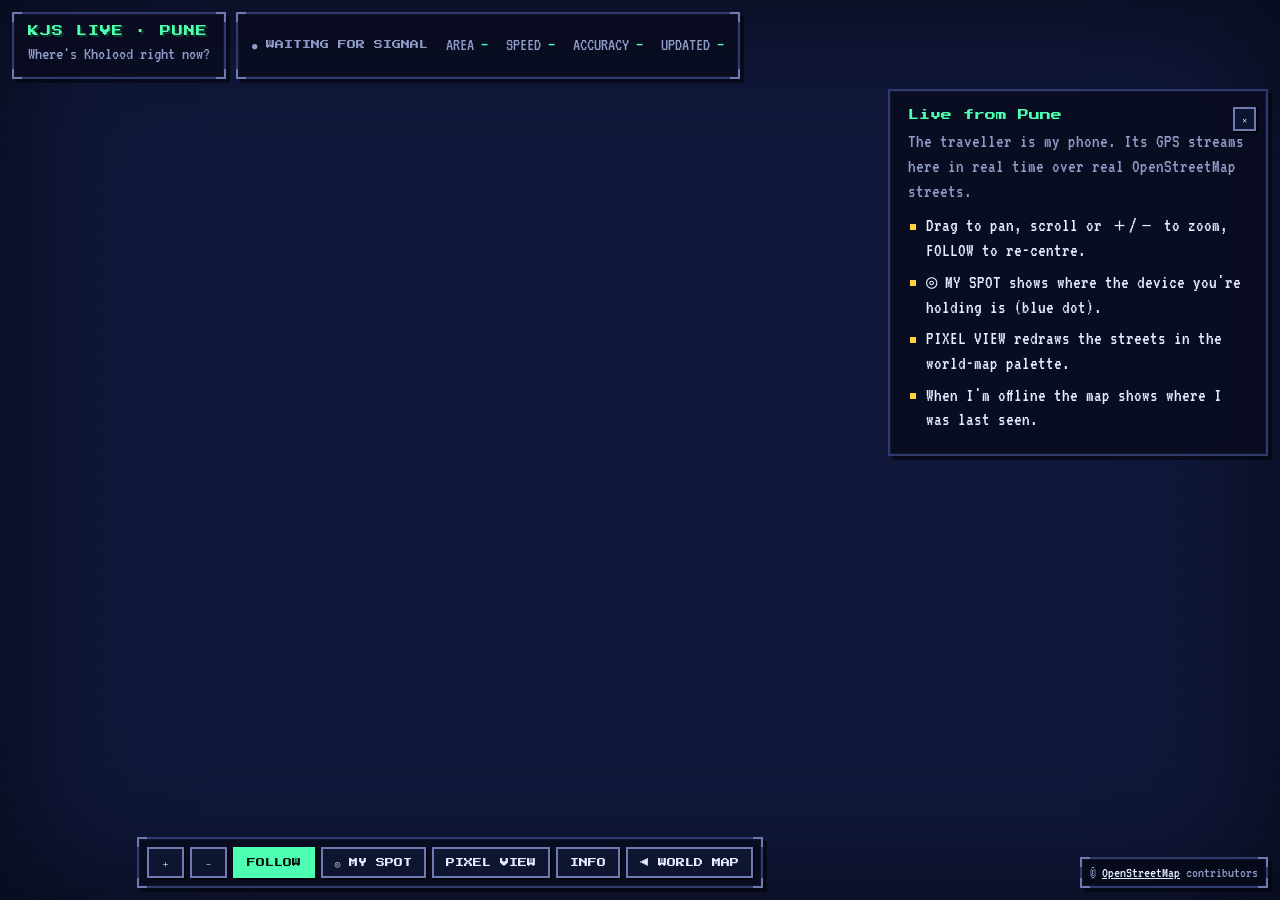
<file: pune.html>
<!DOCTYPE html>
<html lang="en"><head><meta charset="utf-8">
<meta name="viewport" content="width=device-width, initial-scale=1, viewport-fit=cover">
<title>KJS Live — Pune</title>
<meta name="description" content="Where is Kholood right now? A live pixel map of Pune, drawn from real OpenStreetMap streets.">
<meta name="theme-color" content="#050814">
<link rel="icon" href="data:image/svg+xml,%3Csvg xmlns='http://www.w3.org/2000/svg' viewBox='0 0 8 8' shape-rendering='crispEdges'%3E%3Crect width='8' height='8' fill='%23050814'/%3E%3Crect x='1' y='1' width='6' height='6' fill='%235fae4f'/%3E%3Crect x='1' y='4' width='6' height='1' fill='%232563c9'/%3E%3Crect x='3' y='2' width='2' height='1' fill='%23ffd23f'/%3E%3C/svg%3E">
<link href="https://fonts.googleapis.com/css2?family=Press+Start+2P&family=VT323&display=swap" rel="stylesheet">
<style>
:root{--panel:rgba(9,13,32,.9);--line:#2e3a70;--line-hi:#6f7bb0;--ok:#4dffb0;--gold:#ffd23f;--bad:#ff5f57;--hi:#e6ecff;--mute:#8f9bc7;--gap:10px;color-scheme:dark}
[hidden]{display:none!important}
*{box-sizing:border-box}
html,body{margin:0;height:100%;background:#050814;overflow:hidden}
body{color:var(--hi);font:19px/1.3 'VT323',monospace}
.app{position:fixed;inset:0;overflow:hidden;background:#0b1020}
#c{position:absolute;left:0;top:0;display:block;cursor:grab;touch-action:none;-webkit-user-select:none;user-select:none;-webkit-touch-callout:none}#c:active{cursor:grabbing}
#c.px{image-rendering:-moz-crisp-edges;image-rendering:crisp-edges;image-rendering:pixelated}
.app::after{content:'';position:absolute;inset:0;z-index:4;pointer-events:none;box-shadow:inset 0 0 140px rgba(0,0,0,.6);background:repeating-linear-gradient(0deg,transparent 0 2px,rgba(0,0,0,.05) 2px 3px)}

.hud{position:absolute;inset:0;z-index:5;display:grid;grid-template-columns:auto 1fr auto;grid-template-rows:auto minmax(0,1fr) auto;gap:var(--gap);padding:max(12px,env(safe-area-inset-top)) max(12px,env(safe-area-inset-right)) max(12px,env(safe-area-inset-bottom)) max(12px,env(safe-area-inset-left));pointer-events:none}
.hud>*{pointer-events:auto}

.gl{position:relative;background:var(--panel);border:2px solid var(--line);box-shadow:inset 0 0 0 1px rgba(255,255,255,.035),4px 4px 0 rgba(0,0,0,.5);-webkit-backdrop-filter:blur(6px);backdrop-filter:blur(6px)}
.gl::before{content:'';position:absolute;inset:-2px;pointer-events:none;--c:var(--line-hi);background:
 linear-gradient(var(--c) 0 0) 0 0/10px 2px,linear-gradient(var(--c) 0 0) 0 0/2px 10px,
 linear-gradient(var(--c) 0 0) 100% 0/10px 2px,linear-gradient(var(--c) 0 0) 100% 0/2px 10px,
 linear-gradient(var(--c) 0 0) 0 100%/10px 2px,linear-gradient(var(--c) 0 0) 0 100%/2px 10px,
 linear-gradient(var(--c) 0 0) 100% 100%/10px 2px,linear-gradient(var(--c) 0 0) 100% 100%/2px 10px;background-repeat:no-repeat}

.top{grid-column:1/-1;grid-row:1;display:flex;flex-wrap:wrap;gap:var(--gap);align-items:stretch;pointer-events:none}.top>*{pointer-events:auto}
.brand{padding:10px 14px;display:flex;flex-direction:column;justify-content:center}
.brand h1{font:11px/1.4 'Press Start 2P',monospace;margin:0;color:var(--ok);letter-spacing:1px;text-shadow:2px 2px 0 #0a3a28}
.brand p{margin:4px 0 0;color:var(--mute);font-size:18px}
.stats{display:flex;flex-wrap:wrap;align-items:center;gap:4px 18px;padding:10px 14px;font-size:18px;color:var(--mute)}
.stats b{color:var(--ok);font-weight:400}
.st{font:9px 'Press Start 2P',monospace;color:var(--mute)}
.st.live{color:var(--ok);animation:blink 1.6s steps(2) infinite}.st.off{color:var(--bad)}.st.demo{color:var(--gold)}
@keyframes blink{50%{opacity:.45}}

button,.btn{font:9px/1 'Press Start 2P',monospace;background:#0e1530;color:var(--hi);border:2px solid var(--line-hi);padding:9px 12px;cursor:pointer;touch-action:manipulation;box-shadow:2px 2px 0 rgba(0,0,0,.55);transition:transform .08s,box-shadow .08s,border-color .12s,color .12s;text-decoration:none;display:inline-block}
button:hover,.btn:hover{color:var(--ok);border-color:var(--ok);transform:translate(-1px,-1px);box-shadow:3px 3px 0 rgba(0,0,0,.55)}
button:active,.btn:active{transform:translate(1px,1px);box-shadow:none}
button:focus-visible,.btn:focus-visible{outline:2px solid var(--ok);outline-offset:2px}
button.on{color:#04140c;background:var(--ok);border-color:var(--ok)}

.card{grid-column:3;grid-row:2;align-self:start;width:min(380px,calc(100vw - 24px));max-height:100%;overflow:auto;padding:16px 18px 14px;scrollbar-width:thin;scrollbar-color:var(--line-hi) transparent}
.card.off{display:none}
.card .x{position:sticky;top:0;float:right;margin:-6px -8px 4px 10px;padding:6px 7px;font-size:8px}
#pn h2{font:11px/1.6 'Press Start 2P',monospace;margin:0 0 6px;color:var(--ok)}
#pn .s{color:var(--mute);margin:0 0 10px}
#pn ul{list-style:none;margin:0;padding:0}
#pn li{position:relative;padding-left:18px;margin:7px 0}
#pn li::before{content:'';position:absolute;left:2px;top:.5em;width:6px;height:6px;background:var(--gold)}
#pn .demo{color:var(--gold)}
.legend{display:flex;flex-wrap:wrap;gap:4px 14px;margin-top:12px;color:var(--mute);font-size:17px}
.legend i{display:inline-block;width:10px;height:10px;margin-right:6px;vertical-align:0;box-shadow:inset 0 0 0 1px rgba(0,0,0,.35)}

.cam{grid-column:2;grid-row:3;justify-self:center;align-self:end;display:flex;flex-wrap:wrap;gap:6px;justify-content:center;align-items:center;padding:8px}
.attr{grid-column:3;grid-row:3;justify-self:end;align-self:end;margin:0;padding:4px 8px;font-size:15px;color:var(--mute);background:rgba(5,8,20,.75)}
.attr a{color:var(--hi)}

@media(max-width:720px){
 :root{--gap:8px}
 .hud{grid-template-columns:minmax(0,1fr);grid-template-rows:auto minmax(0,1fr) auto auto auto}
 .hud>*{min-width:0;grid-column:1}
 .brand p{display:none}
 .stats{gap:2px 12px;padding:8px 10px;font-size:16px}
 .attr{grid-row:2;align-self:end}
 .cam{grid-row:3;padding:6px;gap:4px}.cam button,.cam .btn{padding:8px 9px}
 .card{grid-row:4;width:auto;max-height:34dvh}
}
@media(prefers-reduced-motion:reduce){button,.btn{transition:none}.st.live{animation:none}}
</style></head><body>
<div class="app">
<canvas id="c" role="img" aria-label="Live pixel map of Pune showing where Kholood is right now. Drag to pan, scroll to zoom."></canvas>
<div class="hud">
<header class="top">
<div class="brand gl"><h1>KJS LIVE · PUNE</h1><p>Where's Kholood right now?</p></div>
<div class="stats gl" aria-live="polite"><span class="st" id="st">● CONNECTING…</span><span>AREA <b id="ar">–</b></span><span>SPEED <b id="sp">–</b></span><span>ACCURACY <b id="ac">–</b></span><span>UPDATED <b id="up">–</b></span></div>
</header>
<aside class="card gl"><button class="x" onclick="this.parentNode.classList.add('off')" aria-label="Close">✕</button><div id="pn"></div></aside>
<div class="cam gl"><button id="zi" aria-label="Zoom in">＋</button><button id="zo" aria-label="Zoom out">－</button><button id="fl" class="on">FOLLOW</button><button id="me">◎ MY SPOT</button><button id="md">PIXEL VIEW</button><button id="inf">INFO</button><a class="btn" href="index.html">◀ WORLD MAP</a></div>
<p class="attr gl">© <a href="https://www.openstreetmap.org/copyright" target="_blank" rel="noopener">OpenStreetMap</a> contributors</p>
</div>
</div>
<script src="live-config.js"></script>
<script src="live.js"></script>
<script>
const DEMO=KJSLive.DEMO;
const $=i=>document.getElementById(i),cv=$('c'),x=cv.getContext('2d');
const ZMIN=12,ZMAX=19,PUNE=[18.5204,73.8567];
// MAP = OpenStreetMap tiles as-is; PIXEL = the same tiles redrawn in the world-map palette at 2×2 blocks.
const MODES={map:{PS:1,B:1},pixel:{PS:2,B:2}};
let mode=[new URLSearchParams(location.search).get('view'),localStorage.getItem('kjs-live-mode')].find(m=>MODES[m])||'map',PS,B,TP,SS;
const R=(c,a,b,w,h)=>{x.fillStyle=c;x.fillRect(a|0,b|0,w,h)};
const hs=(i,j)=>((i*73856093)^(j*19349663))>>>0;
const merc=(lat,lng)=>{const s=Math.sin(lat*Math.PI/180);return[(lng+180)/360,.5-Math.log((1+s)/(1-s))/(4*Math.PI)];};
const hav=(a,b)=>{const r=Math.PI/180,dl=(b[0]-a[0])*r,dn=(b[1]-a[1])*r,q=Math.sin(dl/2)**2+Math.cos(a[0]*r)*Math.cos(b[0]*r)*Math.sin(dn/2)**2;return 12742000*Math.asin(Math.sqrt(q));};

// ── OSM tile → game palette: classify each pixel, then pick a class per B×B block (roads weighted so thin streets survive) ──
const LAND=0,BLD=1,WATER=2,MAJOR=3,MINOR=4,PARK=5,RAIL=6,WT=[.8,1,1.1,2.6,1.4,1,1.6];
const REF=[[LAND,'f2efe9 e0dfdf ececec f2dad9 e2ddda ebdbe8 ffd6d1 f5e9c6 eeeeee dddddd'],[BLD,'d9d1ca c4b6aa c7bcb4 ccc2b9 d5ccc6 d4d4d3 bca9a1'],[WATER,'aad3df 9fc6d3 b5d0d0'],[MAJOR,'f9b29c fcd6a4 f7fabf e892a2 e4a3a3 fdbf6f'],[MINOR,'fefefe ffffff'],[PARK,'c8facc add19e cdebb0 aedfa3 def6c0 b5e3b5 88e0be aae0cb aacbaf c8d7ab'],[RAIL,'999999 707070 bbbbbb']]
 .flatMap(([c,s])=>s.split(' ').map(h=>[c,parseInt(h.slice(0,2),16),parseInt(h.slice(2,4),16),parseInt(h.slice(4),16)]));
const memo=new Map();
function cls(r,g,b){if(.3*r+.59*g+.11*b<120)return -1;const k=r<<16|g<<8|b;let c=memo.get(k);if(c!==undefined)return c;let bd=1e9;c=-1;for(const q of REF){const d=(r-q[1])**2+(g-q[2])**2+(b-q[3])**2;if(d<bd){bd=d;c=q[0];}}if(bd>2025)c=-1;memo.set(k,c);return c;}
const rgb=h=>[parseInt(h.slice(1,3),16),parseInt(h.slice(3,5),16),parseInt(h.slice(5),16)];
const C={g1:rgb('#5fae4f'),g2:rgb('#58a64a'),fl1:rgb('#ffd1e8'),fl2:rgb('#fff3a0'),bhi:rgb('#aab3c6'),bmid:rgb('#9aa3b5'),blo:rgb('#7c869c'),water:rgb('#2563c9'),wsp:rgb('#6fa8ff'),major:rgb('#d9b779'),minor:rgb('#e8d6aa'),thi:rgb('#3c9a4c'),tmid:rgb('#2d7a3a'),tlo:rgb('#24622e'),rail:rgb('#8a5a2b')};
const scratch=document.createElement('canvas');scratch.width=scratch.height=256;const sg=scratch.getContext('2d',{willReadFrequently:true});
function pixelate(im,tx,ty,B){const N=256/B,sh=4-Math.log2(B);
 sg.clearRect(0,0,256,256);sg.drawImage(im,0,0);const d=sg.getImageData(0,0,256,256).data,k=new Int8Array(N*N),s=new Float32Array(7);
 for(let by=0;by<N;by++)for(let bx=0;bx<N;bx++){s.fill(0);for(let y=0;y<B;y++){let i=((by*B+y)*256+bx*B)*4;for(let q=0;q<B;q++,i+=4){const c=cls(d[i],d[i+1],d[i+2]);if(c>=0)s[c]+=WT[c];}}let b=0;for(let q=1;q<7;q++)if(s[q]>s[b])b=q;k[by*N+bx]=b;}
 const o=document.createElement('canvas');o.width=o.height=N;const og=o.getContext('2d'),od=og.createImageData(N,N),p=od.data;
 for(let y=0;y<N;y++)for(let i=0;i<N;i++){const c=k[y*N+i],up=y?k[(y-1)*N+i]:c,dn=y<N-1?k[(y+1)*N+i]:c,gx=tx*N+i,gy=ty*N+y,h=hs(gx,gy);let col;
  if(c==LAND)col=h%37==0?(h&1?C.fl1:C.fl2):((gx>>sh)+(gy>>sh))&1?C.g1:C.g2;
  else if(c==BLD)col=up!=BLD?C.bhi:dn!=BLD?C.blo:C.bmid;
  else if(c==PARK)col=up!=PARK?C.thi:h%5==0?C.tlo:C.tmid;
  else if(c==WATER)col=h%23==0?C.wsp:C.water;
  else col=c==MAJOR?C.major:c==MINOR?C.minor:C.rail;
  const j=(y*N+i)*4;p[j]=col[0];p[j+1]=col[1];p[j+2]=col[2];p[j+3]=255;}
 og.putImageData(od,0,0);return o;}

const tiles=new Map(),queue=[];let inflight=0;
const wrap=(t,n)=>((t%n)+n)%n;
function tile(z,tx,ty,load){const n=1<<z;if(ty<0||ty>=n)return null;tx=wrap(tx,n);const key=mode+'/'+z+'/'+tx+'/'+ty;let t=tiles.get(key);
 if(!t){if(!load)return null;t={c:null};tiles.set(key,t);queue.push([z,tx,ty,t,mode,B]);if(tiles.size>600)tiles.delete(tiles.keys().next().value);pump();}return t.c;}
function pump(){while(inflight<6&&queue.length){const[z,tx,ty,t,md,b]=queue.pop(),im=new Image();inflight++;im.crossOrigin='anonymous';
 im.onload=()=>{inflight--;try{t.c=md=='map'?im:pixelate(im,tx,ty,b);}catch(e){}pump();};im.onerror=()=>{inflight--;pump();};
 im.src='https://tile.openstreetmap.org/'+z+'/'+tx+'/'+ty+'.png';}}

// ── PIXEL VIEW detail (zoom ≥ 16): real OSM buildings/roads/water/parks from Overpass, rasterised class-by-class into
//    a per-pixel grid, then painted in the world-map palette. One Overpass request per z15 "data tile", one at a time.
const DZ=15,VZ=16,OVP=['https://overpass-api.de/api/interpreter','https://overpass.kumi.systems/api/interpreter'];
const ROOF2=7,ROOF3=8,WALL=9,PATH=10,CURB=11,MARK=12;
const RC={motorway:[16,9,MAJOR],trunk:[14,8,MAJOR],primary:[12,7,MAJOR],secondary:[10,6,MAJOR],tertiary:[8,5,MAJOR],motorway_link:[7,4,MAJOR],trunk_link:[7,4,MAJOR],primary_link:[7,4,MAJOR],secondary_link:[6,4,MAJOR],tertiary_link:[6,4,MAJOR],
 residential:[6,3,MINOR],unclassified:[6,3,MINOR],living_street:[5,3,MINOR],road:[5,3,MINOR],service:[4,2,MINOR],pedestrian:[5,2,PATH],footway:[2,1,PATH],path:[2,1,PATH],cycleway:[2,1,PATH],steps:[2,1,PATH],track:[3,1,PATH]};
const t2ll=(z,x,y)=>{const n=2**z;return[Math.atan(Math.sinh(Math.PI*(1-2*y/n)))*180/Math.PI,x/n*360-180];};
const dtiles=new Map();let dbusy=false;
function dwant(x,y){const k=x+'/'+y;let d=dtiles.get(k);if(!d){d={st:0,x,y};dtiles.set(k,d);}d.want=performance.now();if(d.st==0)dpump();return d.st==2?d:null;}
function dpump(){if(dbusy)return;const now=performance.now();let d=null;
 const nd=1<<DZ,cx=cam[0]*nd-.5,cy=cam[1]*nd-.5,dist=v=>(v.x-cx)**2+(v.y-cy)**2;
 for(const [k,v] of dtiles)if(v.st==0){if(now-v.want>2000)dtiles.delete(k);else if(!d||dist(v)<dist(d))d=v;}
 if(!d)return;dbusy=true;d.st=1;
 const[n,w]=t2ll(DZ,d.x,d.y),[s,e]=t2ll(DZ,d.x+1,d.y+1),bb='('+s+','+w+','+n+','+e+')';
 const q='[out:json][timeout:90];(way["building"]'+bb+';way["highway"]'+bb+';way["railway"~"^(rail|subway|light_rail|narrow_gauge)$"]'+bb+';way["natural"~"^(water|wood|scrub)$"]'+bb+';relation["natural"="water"]'+bb+';way["waterway"~"^(riverbank|river|canal|stream|drain)$"]'+bb+';way["leisure"~"^(park|garden|pitch|playground|stadium)$"]'+bb+';way["landuse"~"^(grass|forest|recreation_ground|meadow|village_green|cemetery|orchard)$"]'+bb+';);out geom;';
 const key='https://kjs.local/ovp/v1/'+DZ+'/'+d.x+'/'+d.y,store=window.caches?caches.open('kjs-ovp').catch(()=>null):Promise.resolve(null);
 const done=j=>{prep(d,j);d.st=2;dbusy=false;if(fix&&mode=='pixel')tgt=snap(fix.lat,fix.lng)||tgt;dpump();};
 let tries=0;const go=()=>{const ac=new AbortController(),to=setTimeout(()=>ac.abort(),100000);
  fetch(OVP[tries%OVP.length],{method:'POST',signal:ac.signal,headers:{'Content-Type':'application/x-www-form-urlencoded'},body:'data='+encodeURIComponent(q)})
  .then(r=>{if(!r.ok)throw r.status;return r.text();}).then(t=>{clearTimeout(to);const j=JSON.parse(t);store.then(c=>c&&c.put(key,new Response(t))).catch(()=>{});done(j);})
  .catch(()=>{clearTimeout(to);if(++tries<4)setTimeout(go,2500*tries);else{d.st=-1;dbusy=false;dpump();}});};
 store.then(c=>c&&c.match(key)).then(r=>r?r.json():null).then(j=>j?done(j):go(),go);}
function feat(g){const a=new Float64Array(g.length*2),b=[1,1,0,0];g.forEach((p,i)=>{const m=merc(p.lat,p.lon);a[2*i]=m[0];a[2*i+1]=m[1];if(m[0]<b[0])b[0]=m[0];if(m[1]<b[1])b[1]=m[1];if(m[0]>b[2])b[2]=m[0];if(m[1]>b[3])b[3]=m[1];});return{a,b};}
function prep(d,j){const B=[],R=[],W=[],WL=[],P=[],RL=[];
 for(const el of j.elements||[]){const t=el.tags||{},gs=el.type=='way'?[el.geometry]:(el.members||[]).filter(m=>m.role!='inner'&&m.geometry).map(m=>m.geometry);
  for(const g of gs){if(!g||g.length<2)continue;const f=feat(g);
   if(t.building){f.h=hs(el.id%1000003,Math.floor(el.id/1000003));B.push(f);}
   else if(t.highway){const c=RC[t.highway];if(c){f.w=c[0];f.r=c[1];f.k=c[2];R.push(f);}}
   else if(t.railway)RL.push(f);
   else if(t.waterway&&t.waterway!='riverbank'){f.w=t.waterway=='river'?25:t.waterway=='canal'?10:4;WL.push(f);}
   else if(t.natural=='water'||t.waterway=='riverbank')W.push(f);
   else P.push(f);}}
 R.sort((p,q)=>p.r-q.r);Object.assign(d,{B,R,W,WL,P,RL});}

const vt=new Map(),vs=document.createElement('canvas'),vx=vs.getContext('2d',{willReadFrequently:true});let vbudget=0;
function vtile(z,tx,ty){const n=1<<z;if(ty<0||ty>=n)return null;tx=wrap(tx,n);const k=z+'/'+tx+'/'+ty,c=vt.get(k);if(c)return c;
 const s=1<<(z-DZ),d=dwant(Math.floor(tx/s),Math.floor(ty/s));if(!d||vbudget<=0)return null;vbudget--;
 const o=vrender(d,z,tx,ty);vt.set(k,o);if(vt.size>400)vt.delete(vt.keys().next().value);return o;}
const V={...C,curb:rgb('#a88a55'),path:rgb('#cdb07a'),path2:rgb('#b8975c'),mark:rgb('#fff6dc'),tie:rgb('#5e3d1d'),wall:rgb('#5c6478'),win:rgb('#ffe9a0'),shore:rgb('#3b7be0'),
 r2:[rgb('#e0a070'),rgb('#c98b4e'),rgb('#a06a38')],r3:[rgb('#d65a5a'),rgb('#b13e3e'),rgb('#8a2e2e')],r1:[rgb('#aab3c6'),rgb('#9aa3b5'),rgb('#7c869c')]};
function vrender(d,z,tx,ty){const N=TP,S=N*(1<<z),ox=tx*N,oy=ty*N,g=new Uint8Array(N*N);vs.width=vs.height=N;
 const lat=t2ll(z,tx+.5,ty+.5)[0],C0=40075016.686*Math.cos(lat*Math.PI/180),mp=C0/S,px=m=>Math.max(1,m/mp);
 const u0=tx/(1<<z),v0=ty/(1<<z),u1=(tx+1)/(1<<z),v1=(ty+1)/(1<<z),pd=40/C0,vis=f=>!(f.b[2]<u0-pd||f.b[0]>u1+pd||f.b[3]<v0-pd||f.b[1]>v1+pd);
 const path=(a,dy)=>{vx.moveTo(a[0]*S-ox,a[1]*S-oy+dy);for(let i=2;i<a.length;i+=2)vx.lineTo(a[i]*S-ox,a[i+1]*S-oy+dy);};
 const layer=(cls,fn)=>{vx.clearRect(0,0,N,N);vx.fillStyle=vx.strokeStyle='#fff';vx.lineCap=vx.lineJoin='round';vx.setLineDash([]);fn();
  const p=vx.getImageData(0,0,N,N).data;for(let i=0,j=3;i<g.length;i++,j+=4)if(p[j]>=128)g[i]=cls;};
 const fill=(fs,dy=0)=>{vx.beginPath();fs.forEach(f=>{if(vis(f))path(f.a,dy);});vx.fill();};
 const line=(f,w)=>{if(!vis(f))return;vx.lineWidth=w;vx.beginPath();path(f.a,0);vx.stroke();};
 const wh=z>=19?4:z>=18?3:z>=17?2:1,roofs=[[BLD,f=>f.h%10<6],[ROOF2,f=>f.h%10>=6&&f.h%10<9],[ROOF3,f=>f.h%10==9]];
 layer(PARK,()=>fill(d.P));
 layer(WATER,()=>{fill(d.W);d.WL.forEach(f=>line(f,px(f.w)));});
 layer(RAIL,()=>d.RL.forEach(f=>line(f,px(4))));
 layer(CURB,()=>d.R.forEach(f=>{if(f.k!=PATH&&px(f.w)>=3)line(f,px(f.w)+2);}));
 layer(PATH,()=>d.R.forEach(f=>{if(f.k==PATH)line(f,px(f.w));}));
 layer(MINOR,()=>d.R.forEach(f=>{if(f.k==MINOR)line(f,px(f.w));}));
 layer(MAJOR,()=>d.R.forEach(f=>{if(f.k==MAJOR)line(f,px(f.w));}));
 if(z>=18)layer(MARK,()=>{vx.setLineDash([3,4]);d.R.forEach(f=>{if(f.k==MAJOR&&f.r>=5)line(f,1);});});
 layer(WALL,()=>fill(d.B,wh));
 roofs.forEach(([c,t])=>layer(c,()=>fill(d.B.filter(t))));
 const o=document.createElement('canvas');o.width=o.height=N;const og=o.getContext('2d'),od=og.createImageData(N,N),p=od.data;
 for(let y=0;y<N;y++)for(let i=0;i<N;i++){const k=y*N+i,c=g[k],up=y?g[k-N]:c,dn=y<N-1?g[k+N]:c,lf=i?g[k-1]:c,rt=i<N-1?g[k+1]:c,gx=ox+i,gy=oy+y,h=hs(gx,gy);let col;
  if(c==LAND)col=h%173==0?(h&1?V.fl1:V.fl2):((gx>>3)+(gy>>3))&1?V.g1:V.g2;
  else if(c==BLD||c==ROOF2||c==ROOF3){const r=c==BLD?V.r1:c==ROOF2?V.r2:V.r3;col=up!=c?r[0]:(dn!=c||lf!=c||rt!=c)?r[2]:r[1];}
  else if(c==WALL)col=z>=18&&up!=WALL&&dn==WALL&&gx%3==1?V.win:V.wall;
  else if(c==PARK)col=up!=PARK?V.thi:h%5==0?V.tlo:V.tmid;
  else if(c==WATER)col=up!=WATER?V.shore:h%23==0?V.wsp:V.water;
  else if(c==RAIL)col=gx%3==0?V.tie:V.rail;
  else if(c==PATH)col=(gx+gy)%4==0?V.path2:V.path;
  else col=c==MAJOR?V.major:c==MINOR?V.minor:c==CURB?V.curb:V.mark;
  const j=k*4;p[j]=col[0];p[j+1]=col[1];p[j+2]=col[2];p[j+3]=255;}
 og.putImageData(od,0,0);
 if(z>=17){const ts=z>=19?8:z>=18?6:4;for(let y=1;y<N-ts;y+=ts+1)for(let i=1;i<N-ts;i+=ts+1){const h=hs(ox+i,oy+y);if(h%3||g[(y+(ts>>1))*N+i+(ts>>1)]!=PARK)continue;
  og.fillStyle='#6b4423';og.fillRect(i+(ts>>1)-1,y+ts-2,2,2);og.fillStyle='#2d7a3a';og.fillRect(i,y,ts,ts-2);og.fillStyle='#3c9a4c';og.fillRect(i+1,y,ts-3,Math.max(1,ts>>2));}}
 return o;}

// snap a fix onto the nearest loaded road (within 40 m) so the traveller walks the streets, not through buildings
function snap(lat,lng){const m=merc(lat,lng),n=1<<DZ,X=Math.floor(m[0]*n),Y=Math.floor(m[1]*n);let best=null,bd=Infinity;
 for(let dx=-1;dx<=1;dx++)for(let dy=-1;dy<=1;dy++){const d=dtiles.get((X+dx)+'/'+(Y+dy));if(!d||d.st!=2)continue;
  for(const f of d.R){const a=f.a;for(let i=0;i+3<a.length;i+=2){const ax=a[i],ay=a[i+1],ex=a[i+2]-ax,ey=a[i+3]-ay,l=ex*ex+ey*ey,t=l?Math.max(0,Math.min(1,((m[0]-ax)*ex+(m[1]-ay)*ey)/l)):0,qx=ax+ex*t,qy=ay+ey*t,dd=(qx-m[0])**2+(qy-m[1])**2;if(dd<bd){bd=dd;best=[qx,qy];}}}}
 return best&&Math.sqrt(bd)*40075016.686*Math.cos(lat*Math.PI/180)<40?best:null;}

// ── traveller sprite (same as the world map) ──
function pl(px,py,w,dim){x.globalAlpha=dim?.55:1;const b=w&&Math.sin(performance.now()/60)>0?1:0;py-=b;R('rgba(0,0,0,.25)',px+3,py+b+14,10,2);R('#24142e',px+4,py+1,8,6);R('#24142e',px+3,py+3,1,7);R('#24142e',px+12,py+3,1,7);R('#e3ae8c',px+5,py+3,6,5);R('#222',px+5,py+5,6,1);R('#9fd8ff',px+5,py+4,2,2);R('#9fd8ff',px+9,py+4,2,2);R('#fff',px+4,py+8,8,2);R('#2fb7ff',px+7,py+8,2,2);R('#1d3a6e',px+5,py+10,6,3);R('#2a2a40',px+5,py+13,2,2);R('#2a2a40',px+9,py+13,2,2);x.globalAlpha=1;}

// ── state (fed by live.js) ──
let z=16,follow=true,me=null,meWatch=null,fix=null,tgt=null,disp=null,cam=merc(PUNE[0],PUNE[1]),trail=[],last=0,cur=null;
function setFix(d){const first=!fix;fix=d;tgt=(mode=='pixel'&&snap(d.lat,d.lng))||merc(d.lat,d.lng);
 if(!disp||hav(unm(disp),[d.lat,d.lng])>3000)disp=tgt.slice();
 const lt=trail[trail.length-1];if(!lt||hav(lt,[d.lat,d.lng])>15){trail.push([d.lat,d.lng]);if(trail.length>240)trail.shift();}
 if(first){cam=tgt.slice();follow=true;$('fl').classList.add('on');}}
const unm=m=>[Math.atan(Math.sinh(Math.PI*(1-2*m[1])))*180/Math.PI,m[0]*360-180];
const isLive=()=>!!(cur&&cur.live);
const WHY={1:'location permission was denied',2:'the device couldn\'t find a position',3:'GPS timed out',insecure:'this page isn\'t on an https:// link',unsupported:'this browser has no location access'};
function source(s){const p=$('src');if(!p)return;
 p.textContent=s.source=='device'?(s.fix?'Showing THIS device\'s live GPS. Visitors on other devices will see my phone once live tracking is set up.':'Waiting for this device\'s GPS… allow location when asked.'):
  s.source=='demo'?'DEMO route, not a real location: '+(s.deviceErr!=null?'this device\'s location isn\'t available ('+(WHY[s.deviceErr]||'error')+'). ':'')+'Live tracking isn\'t set up yet.':'';
 p.hidden=s.source=='firebase';}
function hud(s){const st=$('st');source(s);
 if(!s.fix){st.textContent=s.source=='device'?'● FINDING YOU…':DEMO?'● DEMO':'● WAITING FOR SIGNAL';st.className='st'+(DEMO?' demo':'');return;}
 st.textContent=s.source=='device'?'● THIS DEVICE':s.source=='demo'?'● DEMO ROUTE':s.live?'● LIVE':s.paused?'○ PAUSED':'○ OFFLINE';
 st.className='st '+(s.source=='demo'?'demo':s.live?'live':'off');
 $('ar').textContent=s.area||'–';$('up').textContent=KJSLive.ago(s.age);
 $('sp').textContent=s.live&&typeof s.fix.spd=='number'?Math.round(s.fix.spd*3.6)+' KM/H':'–';
 $('ac').textContent=typeof s.fix.acc=='number'?'±'+Math.round(s.fix.acc)+' M':'–';}
KJSLive.subscribe(s=>{cur=s;if(s.fix&&s.fix!==fix)setFix(s.fix);hud(s);},{area:true,device:true});

// ── card ──
const pn=$('pn'),card=document.querySelector('.card');
const sw=(c,n)=>'<span><i style="background:'+c+'"></i>'+n+'</span>';
pn.innerHTML='<h2>Live from Pune</h2><p class="s">The traveller is my phone. Its GPS streams here in real time over real OpenStreetMap streets.</p>'+
 '<p class="s demo" id="src" hidden></p>'+
 '<ul><li>Drag to pan, scroll or ＋/－ to zoom, FOLLOW to re-centre.</li><li>◎ MY SPOT shows where the device you\'re holding is (blue dot).</li><li>PIXEL VIEW redraws the streets in the world-map palette.</li><li>When I\'m offline the map shows where I was last seen.</li></ul>'+
 '<p class="s demo" id="mesg" hidden></p>'+
 '<div class="legend" id="lg">'+sw('#d9b779','MAIN ROAD')+sw('#e8d6aa','STREET')+sw('#9aa3b5','BUILDING')+sw('#2d7a3a','PARK')+sw('#2563c9','WATER')+sw('#8a5a2b','RAIL')+'</div>';
$('inf').onclick=()=>card.classList.toggle('off');
if(cur)source(cur);
const say=t=>{const m=$('mesg');m.textContent=t;m.hidden=!t;card.classList.remove('off');};

$('me').onclick=()=>{
 if(meWatch!=null){navigator.geolocation.clearWatch(meWatch);meWatch=null;me=null;$('me').classList.remove('on');say('');return;}
 if(!navigator.geolocation)return say('This browser can\'t share its location.');
 if(!window.isSecureContext)return say('Phones only share location over HTTPS. Open this page from an https:// link (or allow this address in Chrome flags).');
 $('me').classList.add('on');say('Finding you…');
 meWatch=navigator.geolocation.watchPosition(p=>{const first=!me,c=p.coords;me={lat:c.latitude,lng:c.longitude,acc:c.accuracy};
  if(first){cam=merc(me.lat,me.lng);follow=false;$('fl').classList.remove('on');z=Math.max(z,c.accuracy<200?18:15);}
  say('Blue dot = this device, ±'+Math.round(c.accuracy)+' m.'+(c.accuracy>500?' That\'s rough (Wi-Fi/IP based); a phone with GPS is much closer.':''));},
  e=>{navigator.geolocation.clearWatch(meWatch);meWatch=null;me=null;$('me').classList.remove('on');
   say(e.code==1?'Location blocked (code 1). Check: phone Location is ON, the browser app has location permission, and this site is allowed (lock icon → Permissions). An untrusted certificate also blocks it.':
       e.code==2?'Position unavailable (code 2): turn on phone Location / GPS and try again.':
       'Location timed out (code 3): move near a window or try again.');},
  {enableHighAccuracy:true,maximumAge:5000,timeout:20000});};

function setMode(m){mode=m;({PS,B}=MODES[m]);TP=256/B;SS=4/PS;localStorage.setItem('kjs-live-mode',m);
 $('md').textContent=m=='map'?'PIXEL VIEW':'MAP VIEW';$('lg').hidden=m=='map';cv.classList.toggle('px',m!='map');fit();}
$('md').onclick=()=>{setMode(mode=='map'?'pixel':'map');if(mode=='pixel')z=Math.max(z,17);if(fix)tgt=(mode=='pixel'&&snap(fix.lat,fix.lng))||merc(fix.lat,fix.lng);};

// ── input ──
function zoom(dz){z=Math.max(ZMIN,Math.min(ZMAX,z+dz));}
$('zi').onclick=()=>zoom(1);$('zo').onclick=()=>zoom(-1);
$('fl').onclick=()=>{follow=true;$('fl').classList.add('on');if(disp)cam=disp.slice();};
let wt=0;cv.addEventListener('wheel',e=>{e.preventDefault();const n=performance.now();if(n-wt<180)return;wt=n;zoom(e.deltaY<0?1:-1);},{passive:false});
const ptr=new Map();let pd=0;
cv.addEventListener('pointerdown',e=>{if(innerWidth<=720)card.classList.add('off');cv.setPointerCapture(e.pointerId);ptr.set(e.pointerId,[e.clientX,e.clientY]);});
cv.addEventListener('pointermove',e=>{const o=ptr.get(e.pointerId);if(!o)return;const S=TP*(1<<z)*PS;
 if(ptr.size==1){cam[0]-=(e.clientX-o[0])/S;cam[1]-=(e.clientY-o[1])/S;if(follow&&Math.abs(e.clientX-o[0])+Math.abs(e.clientY-o[1])>1){follow=false;$('fl').classList.remove('on');}ptr.set(e.pointerId,[e.clientX,e.clientY]);}
 else{ptr.set(e.pointerId,[e.clientX,e.clientY]);const q=[...ptr.values()],nd=Math.hypot(q[0][0]-q[1][0],q[0][1]-q[1][1]);if(pd&&Math.abs(nd/pd-1)>.35){zoom(nd>pd?1:-1);pd=nd;}else if(!pd)pd=nd;}});
const end=e=>{ptr.delete(e.pointerId);pd=0;};cv.addEventListener('pointerup',end);cv.addEventListener('pointercancel',end);
addEventListener('keydown',e=>{if(e.key=='+'||e.key=='=')zoom(1);else if(e.key=='-')zoom(-1);else if(e.key=='f')$('fl').click();});
function fit(){cv.width=Math.ceil(innerWidth/PS);cv.height=Math.ceil(innerHeight/PS);cv.style.width=cv.width*PS+'px';cv.style.height=cv.height*PS+'px';x.imageSmoothingEnabled=mode=='map';}
addEventListener('resize',fit);addEventListener('orientationchange',()=>setTimeout(fit,250));if(window.visualViewport)visualViewport.addEventListener('resize',fit);setMode(mode);

// ── render ──
function frame(ts){const dt=Math.min(50,ts-last);last=ts;const W=cv.width,H=cv.height,S=TP*(1<<z);vbudget=1;
 let moving=false;
 if(tgt&&disp){const k=1-Math.pow(.02,dt/1000);disp[0]+=(tgt[0]-disp[0])*k;disp[1]+=(tgt[1]-disp[1])*k;moving=Math.hypot(tgt[0]-disp[0],tgt[1]-disp[1])*S>.25||(isLive()&&fix.spd>.7);}
 if(follow&&disp){cam[0]+=(disp[0]-cam[0])*.08;cam[1]+=(disp[1]-cam[1])*.08;}
 cam[1]=Math.max(0,Math.min(1,cam[1]));
 const ox=Math.round(cam[0]*S-W/2),oy=Math.round(cam[1]*S-H/2);
 R('#0b1020',0,0,W,H);
 for(let ty=Math.floor(oy/TP);ty<=Math.floor((oy+H)/TP);ty++)for(let tx=Math.floor(ox/TP);tx<=Math.floor((ox+W)/TP);tx++){
  const c=(mode=='pixel'&&z>=VZ&&vtile(z,tx,ty))||tile(z,tx,ty,true),dx=tx*TP-ox,dy=ty*TP-oy;if(c){x.drawImage(c,dx,dy);continue;}
  const p=z>ZMIN&&tile(z-1,tx>>1,ty>>1,false),hf=TP/2;
  if(p)x.drawImage(p,(tx&1)*hf,(ty&1)*hf,hf,hf,dx,dy,TP,TP);
  else{R('#10173a',dx,dy,TP,TP);for(let i=4;i<TP;i+=8)for(let j=4;j<TP;j+=8)R('#1a2242',dx+i,dy+j,1,1);}}
 const mpp=lat=>40075016.686*Math.cos(lat*Math.PI/180)/S,lw=Math.max(1,SS/2);
 if(z>=14){const d=Math.max(1,SS/2|0);trail.forEach((p,i)=>{const m=merc(p[0],p[1]);x.globalAlpha=.25+.6*i/trail.length;R('#ffd23f',Math.round(m[0]*S-ox)-(d>>1),Math.round(m[1]*S-oy)-(d>>1),d,d);});x.globalAlpha=1;}
 if(me){const m=merc(me.lat,me.lng),px=Math.round(m[0]*S-ox),py=Math.round(m[1]*S-oy),r=me.acc/mpp(me.lat);
  if(r>3){x.fillStyle='rgba(47,140,255,.14)';x.beginPath();x.arc(px,py,r,0,7);x.fill();x.strokeStyle='rgba(47,140,255,.6)';x.lineWidth=lw;x.stroke();}
  x.fillStyle='#fff';x.beginPath();x.arc(px,py,2.2*SS,0,7);x.fill();x.fillStyle='#2f8cff';x.beginPath();x.arc(px,py,1.5*SS,0,7);x.fill();}
 if(disp){const px=Math.round(disp[0]*S-ox),py=Math.round(disp[1]*S-oy),live=isLive();
  const r=fix&&fix.acc?fix.acc/mpp(unm(disp)[0]):0;
  if(r>3){x.fillStyle='rgba(255,210,63,.12)';x.beginPath();x.arc(px,py,r,0,7);x.fill();x.strokeStyle='rgba(255,210,63,.5)';x.lineWidth=lw;x.stroke();}
  if(live){const k=(ts%1600)/1600;x.strokeStyle='rgba(77,255,176,'+(1-k)*.8+')';x.lineWidth=lw;x.beginPath();x.arc(px,py,(3+k*16)*SS,0,7);x.stroke();}
  x.save();x.translate(px,py);x.scale(SS,SS);pl(-8,-15,moving,!live);
  const b=Math.round(Math.sin(ts/300)*1.5),c=live?'#4dffb0':'#8a93ad';R(c,-2,-22+b,5,1);R(c,-1,-21+b,3,1);R(c,0,-20+b,1,1);
  if(!live){x.font='8px "Press Start 2P"';x.fillStyle='#e6ecff';x.fillText('z',7,-14+b);}x.restore();}
 requestAnimationFrame(frame);}
requestAnimationFrame(frame);
</script></body></html>
</file>
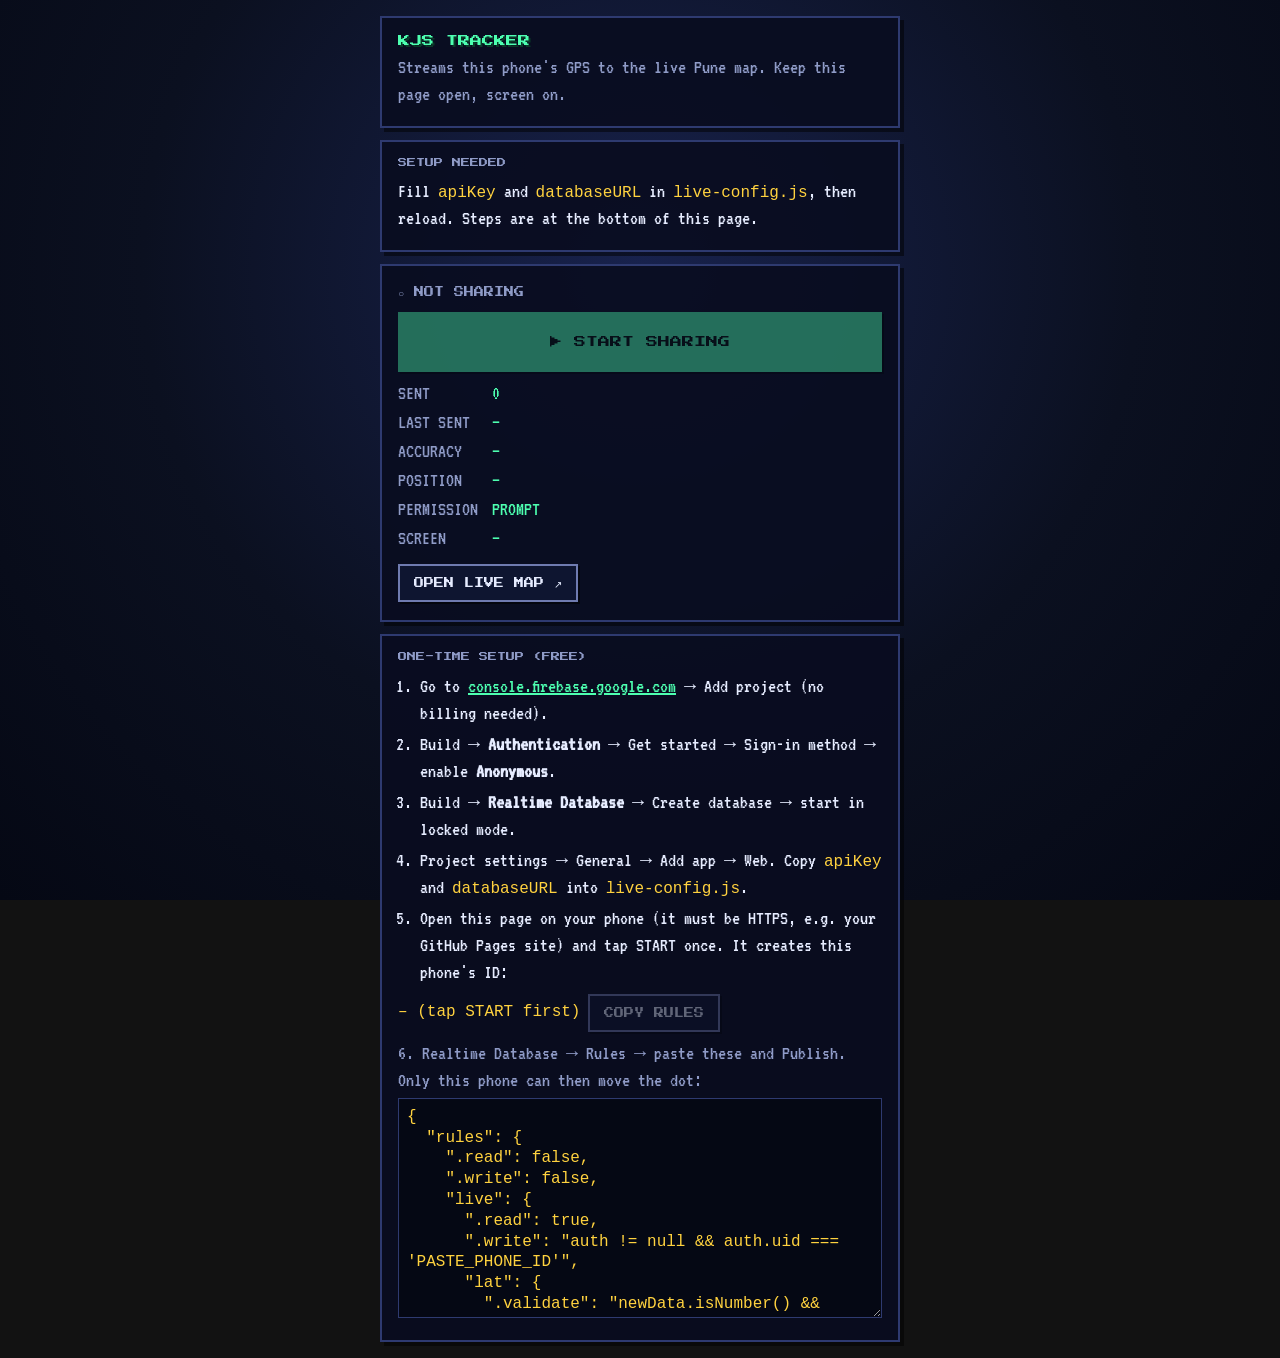
<file: track.html>
<!DOCTYPE html>
<html lang="en"><head><meta charset="utf-8">
<meta name="viewport" content="width=device-width, initial-scale=1, viewport-fit=cover">
<meta name="robots" content="noindex">
<title>KJS Tracker</title>
<meta name="theme-color" content="#050814">
<link href="https://fonts.googleapis.com/css2?family=Press+Start+2P&family=VT323&display=swap" rel="stylesheet">
<style>
:root{--panel:rgba(9,13,32,.92);--line:#2e3a70;--line-hi:#6f7bb0;--ok:#4dffb0;--gold:#ffd23f;--bad:#ff5f57;--hi:#e6ecff;--mute:#8f9bc7;color-scheme:dark}
[hidden]{display:none!important}
*{box-sizing:border-box}
html,body{margin:0;min-height:100%;background:radial-gradient(ellipse at 50% 30%,#18224d 0,#0b1020 55%,#050814 100%) fixed}
body{color:var(--hi);font:20px/1.35 'VT323',monospace;padding:max(16px,env(safe-area-inset-top)) 16px max(16px,env(safe-area-inset-bottom))}
main{max-width:520px;margin:0 auto;display:grid;gap:12px}
.gl{position:relative;background:var(--panel);border:2px solid var(--line);box-shadow:4px 4px 0 rgba(0,0,0,.5);padding:14px 16px}
h1{font:12px/1.5 'Press Start 2P',monospace;margin:0;color:var(--ok);text-shadow:2px 2px 0 #0a3a28}
h2{font:9px/1.6 'Press Start 2P',monospace;margin:0 0 8px;color:var(--mute)}
p{margin:4px 0}.mute{color:var(--mute)}
.st{font:10px/1.6 'Press Start 2P',monospace}.st.on{color:var(--ok)}.st.off{color:var(--mute)}.st.err{color:var(--bad)}
button,.btn{font:10px/1 'Press Start 2P',monospace;background:#0e1530;color:var(--hi);border:2px solid var(--line-hi);padding:12px 14px;cursor:pointer;box-shadow:2px 2px 0 rgba(0,0,0,.55);text-decoration:none;display:inline-block;touch-action:manipulation}
button:active,.btn:active{transform:translate(1px,1px);box-shadow:none}
button:disabled{opacity:.4}
#go{width:100%;padding:22px;font-size:12px;background:var(--ok);color:#04140c;border-color:var(--ok)}
#go.stop{background:var(--bad);border-color:var(--bad);color:#fff}
dl{display:grid;grid-template-columns:auto 1fr;gap:2px 14px;margin:8px 0 0}dt{color:var(--mute)}dd{margin:0;color:var(--ok)}
code,textarea{font:16px/1.3 ui-monospace,Consolas,monospace;color:var(--gold)}
textarea{width:100%;height:220px;background:#050814;border:1px solid var(--line);padding:8px;resize:vertical}
.row{display:flex;gap:8px;flex-wrap:wrap;align-items:center}
ol{margin:6px 0 0;padding-left:22px}li{margin:4px 0}
a{color:var(--ok)}
</style></head><body>
<main>
<div class="gl"><h1>KJS TRACKER</h1><p class="mute">Streams this phone's GPS to the live Pune map. Keep this page open, screen on.</p></div>

<div class="gl" id="nocfg" hidden><h2>SETUP NEEDED</h2><p>Fill <code>apiKey</code> and <code>databaseURL</code> in <code>live-config.js</code>, then reload. Steps are at the bottom of this page.</p></div>

<div class="gl" id="ctl">
<p class="st off" id="st">○ NOT SHARING</p>
<p class="mute" id="msg"></p>
<div style="margin-top:12px"><button id="go">▶ START SHARING</button></div>
<dl><dt>SENT</dt><dd id="n">0</dd><dt>LAST SENT</dt><dd id="lt">–</dd><dt>ACCURACY</dt><dd id="ac">–</dd><dt>POSITION</dt><dd id="ps">–</dd><dt>PERMISSION</dt><dd id="pm">–</dd><dt>SCREEN</dt><dd id="wk">–</dd></dl>
<p class="mute" id="wkn" hidden></p>
<p style="margin-top:12px"><a class="btn" href="pune.html" target="_blank" rel="noopener">OPEN LIVE MAP ↗</a></p>
</div>

<div class="gl" id="setup">
<h2>ONE-TIME SETUP (FREE)</h2>
<ol>
<li>Go to <a href="https://console.firebase.google.com" target="_blank" rel="noopener">console.firebase.google.com</a> → Add project (no billing needed).</li>
<li>Build → <b>Authentication</b> → Get started → Sign-in method → enable <b>Anonymous</b>.</li>
<li>Build → <b>Realtime Database</b> → Create database → start in locked mode.</li>
<li>Project settings → General → Add app → Web. Copy <code>apiKey</code> and <code>databaseURL</code> into <code>live-config.js</code>.</li>
<li>Open this page on your phone (it must be HTTPS, e.g. your GitHub Pages site) and tap START once. It creates this phone's ID:</li>
</ol>
<div class="row" style="margin:8px 0"><code id="uid">– (tap START first)</code><button id="cp" disabled>COPY RULES</button></div>
<p class="mute">6. Realtime Database → Rules → paste these and Publish. Only this phone can then move the dot:</p>
<textarea id="rules" readonly spellcheck="false"></textarea>
</div>
</main>
<script src="live-config.js"></script>
<script>
const CFG=window.LIVE_CONFIG||{},KEY=CFG.apiKey||'',DB=(CFG.databaseURL||'').replace(/\/+$/,''),LS='kjs-tracker-auth';
const $=i=>document.getElementById(i);
const hav=(a,b)=>{const r=Math.PI/180,dl=(b[0]-a[0])*r,dn=(b[1]-a[1])*r,q=Math.sin(dl/2)**2+Math.cos(a[0]*r)*Math.cos(b[0]*r)*Math.sin(dn/2)**2;return 12742000*Math.asin(Math.sqrt(q));};
let auth=JSON.parse(localStorage.getItem(LS)||'null'),on=false,watch=null,beat=null,wl=null,sending=false,lastP=null,lastT=0,n=0;
const save=()=>localStorage.setItem(LS,JSON.stringify(auth));
function rules(uid){$('rules').value=JSON.stringify({rules:{'.read':false,'.write':false,live:{'.read':true,'.write':"auth != null && auth.uid === '"+uid+"'",lat:{'.validate':'newData.isNumber() && newData.val() >= -90 && newData.val() <= 90'},lng:{'.validate':'newData.isNumber() && newData.val() >= -180 && newData.val() <= 180'}}}},null,2);}
function showUid(){if(!auth)return rules('PASTE_PHONE_ID');$('uid').textContent=auth.uid;$('cp').disabled=false;rules(auth.uid);}
showUid();
$('cp').onclick=()=>{const done=()=>{$('cp').textContent='COPIED ✓';setTimeout(()=>$('cp').textContent='COPY RULES',1500);};
 if(navigator.clipboard&&window.isSecureContext)navigator.clipboard.writeText($('rules').value).then(done);else{$('rules').select();document.execCommand('copy');done();}};
const IOS=/iP(hone|ad|od)/.test(navigator.userAgent)||(navigator.platform=='MacIntel'&&navigator.maxTouchPoints>1);
if(navigator.permissions&&navigator.permissions.query)navigator.permissions.query({name:'geolocation'}).then(p=>{const f=()=>{$('pm').textContent=p.state.toUpperCase();};f();p.onchange=f;}).catch(()=>{$('pm').textContent='ASK ON START';});else $('pm').textContent='ASK ON START';
if(!('wakeLock' in navigator)){$('wk').textContent='CAN\'T KEEP ON';$('wkn').hidden=false;
 $('wkn').textContent='This browser can\'t keep the screen awake, and sharing pauses when the screen locks. '+(IOS?'Set Settings → Display & Brightness → Auto-Lock → Never while sharing.':'Raise the screen timeout in Settings → Display while sharing.');}
if(!KEY||!DB){$('nocfg').hidden=false;$('go').disabled=true;}

async function token(){
 if(auth&&auth.id&&Date.now()<auth.exp-60000)return auth.id;
 if(auth&&auth.refresh){const r=await fetch('https://securetoken.googleapis.com/v1/token?key='+KEY,{method:'POST',headers:{'Content-Type':'application/x-www-form-urlencoded'},body:'grant_type=refresh_token&refresh_token='+encodeURIComponent(auth.refresh)});
  const d=await r.json();if(!r.ok)throw new Error('Could not refresh sign-in: '+(d.error&&d.error.message||r.status));
  auth={uid:d.user_id,refresh:d.refresh_token,id:d.id_token,exp:Date.now()+Number(d.expires_in)*1000};save();return auth.id;}
 const r=await fetch('https://identitytoolkit.googleapis.com/v1/accounts:signUp?key='+KEY,{method:'POST',headers:{'Content-Type':'application/json'},body:JSON.stringify({returnSecureToken:true})});
 const d=await r.json();if(!r.ok)throw new Error('Sign-in failed: '+(d.error&&d.error.message||r.status)+' (is Anonymous auth enabled?)');
 auth={uid:d.localId,refresh:d.refreshToken,id:d.idToken,exp:Date.now()+Number(d.expiresIn)*1000};save();showUid();return auth.id;}
async function send(body,method){const t=await token(),r=await fetch(DB+'/live.json?auth='+encodeURIComponent(t),{method,headers:{'Content-Type':'application/json'},body:JSON.stringify(body)});
 if(r.status==401||r.status==403)throw new Error('Permission denied: paste the rules below into Firebase and Publish.');if(!r.ok)throw new Error('Database error '+r.status);}
const SV={'.sv':'timestamp'};
function status(t,c){$('st').textContent=t;$('st').className='st '+c;}
function err(e){status('✕ '+(on?'ERROR, RETRYING':'ERROR'),'err');$('msg').textContent=e.message||String(e);}
function ok(){status('● SHARING LIVE','on');$('msg').textContent='';n++;$('n').textContent=n;$('lt').textContent=new Date().toLocaleTimeString();}

function onPos(p){const c=p.coords,now=Date.now(),here=[c.latitude,c.longitude];
 $('ac').textContent='±'+Math.round(c.accuracy)+' m';$('ps').textContent=here[0].toFixed(5)+', '+here[1].toFixed(5);
 if(sending||now-lastT<2000)return;if(lastP&&hav(lastP,here)<8&&now-lastT<15000)return;
 sending=true;send({lat:+here[0].toFixed(6),lng:+here[1].toFixed(6),acc:Math.round(c.accuracy),spd:c.speed==null?null:+c.speed.toFixed(1),hdg:c.heading==null||isNaN(c.heading)?null:Math.round(c.heading),on:true,t:SV},'PUT')
  .then(()=>{lastP=here;lastT=now;ok();}).catch(err).finally(()=>{sending=false;});}
function onGeoErr(e){err(new Error(e.code==1?'Location permission denied. Allow location for this site in your browser settings.':e.code==3?'GPS timed out, still trying…':'Location unavailable: '+e.message));}
async function lock(){try{if(navigator.wakeLock){wl=await navigator.wakeLock.request('screen');$('wk').textContent='KEPT ON';wl.addEventListener('release',()=>{$('wk').textContent=on?'RELEASED':'–';});}}catch(e){$('wk').textContent='NOT ALLOWED';}}
// Browsers stop GPS for hidden pages, so tell viewers "paused" instead of letting the dot go stale.
function pause(){if(!on||!auth||!auth.id||Date.now()>=auth.exp)return;
 try{fetch(DB+'/live.json?auth='+encodeURIComponent(auth.id),{method:'PATCH',keepalive:true,headers:{'Content-Type':'application/json'},body:JSON.stringify({paused:true,t:SV})});}catch(e){}}
function resume(){if(!on)return;lock();lastT=0;if(lastP&&!sending){sending=true;send({on:true,paused:null,t:SV},'PATCH').then(()=>{lastT=Date.now();ok();}).catch(err).finally(()=>{sending=false;});}}
document.addEventListener('visibilitychange',()=>document.visibilityState==='hidden'?pause():resume());
addEventListener('pagehide',pause);

async function start(){if(!navigator.geolocation)return err(new Error('This browser has no GPS access.'));
 if(!window.isSecureContext)return err(new Error('Location only works over HTTPS. Open this page from your live site.'));
 on=true;$('go').textContent='■ STOP SHARING';$('go').classList.add('stop');status('… STARTING','off');
 try{await token();}catch(e){err(e);}
 watch=navigator.geolocation.watchPosition(onPos,onGeoErr,{enableHighAccuracy:true,maximumAge:0,timeout:20000});
 beat=setInterval(()=>{if(lastP&&!sending&&Date.now()-lastT>=15000){sending=true;send({on:true,paused:null,t:SV},'PATCH').then(()=>{lastT=Date.now();ok();}).catch(err).finally(()=>{sending=false;});}},5000);
 lock();}
function stop(){on=false;$('wk').textContent='–';if(watch!=null)navigator.geolocation.clearWatch(watch);clearInterval(beat);watch=beat=null;if(wl){wl.release().catch(()=>{});wl=null;}
 $('go').textContent='▶ START SHARING';$('go').classList.remove('stop');
 send({on:false,t:SV},'PATCH').then(()=>{status('○ NOT SHARING','off');$('msg').textContent='The map now shows you as offline.';}).catch(err);}
$('go').onclick=()=>on?stop():start();
</script></body></html>
</file>
<file: styles.css>
/* =============================================================================
   Kholood — site shell (single-view: character always visible, overlays pop up)
   ============================================================================= */

*,
*::before,
*::after { box-sizing: border-box; margin: 0; padding: 0; }

:root {
  --gaze-strength: 0.5;
  --bg:            #948e6d;
  --bg-deep:       #7a7560;
  --bg-panel:      rgba(255, 252, 248, 0.55);
  --ink:           #2a211c;
  --ink-soft:      rgba(42, 33, 28, 0.78);
  --ink-mute:      rgba(42, 33, 28, 0.52);
  --ink-fade:      rgba(42, 33, 28, 0.28);
  --stroke:        rgba(42, 33, 28, 0.12);
  --stroke-strong: rgba(42, 33, 28, 0.22);
  --glass:         rgba(255, 255, 255, 0.35);
  --glass-strong:  rgba(255, 255, 255, 0.55);
  --light-warm:    rgba(255, 232, 210, 0.85);
  --light-core:    rgba(255, 248, 240, 0.95);
  --portal-x:      55vw;
  --portal-y:      38vh;
  --gaze-vx:       55vw;
  --gaze-vy:       38vh;
  --face-vx:       50vw;
  --face-vy:       36vh;

  --gutter:        clamp(24px, 5vw, 80px);
  --space-gold:    rgba(255, 220, 170, 0.55);
  --space-teal:    rgba(120, 170, 165, 0.12);
}

html, body {
  width: 100%;
  height: 100%;
  overflow: hidden;
  background: var(--bg);
  color: var(--ink);
  font-family: 'Inter', system-ui, -apple-system, 'Segoe UI', sans-serif;
  font-weight: 400;
  font-size: 16px;
  line-height: 1.55;
  -webkit-font-smoothing: antialiased;
  text-rendering: optimizeLegibility;
}

@media (pointer: fine) {
  html, body { cursor: none; }
  a, button, [data-magnetic] { cursor: none; }
}
::selection { background: rgba(255, 210, 180, 0.45); color: var(--ink); }
a { color: inherit; text-decoration: none; }
button { background: none; border: none; color: inherit; font: inherit; }

/* =============================================================================
   AMBIENT FIELD — shared by home + portal panels
   ============================================================================= */
.ambient-field {
  position: fixed;
  inset: 0;
  z-index: 0;
  pointer-events: none;
  overflow: hidden;
  background:
    radial-gradient(ellipse 90% 70% at 18% 15%, rgba(255, 248, 238, 0.45), transparent 55%),
    radial-gradient(ellipse 75% 55% at 82% 78%, rgba(220, 210, 185, 0.35), transparent 50%),
    linear-gradient(165deg, var(--bg) 0%, var(--bg-deep) 100%);
}
.ambient-orb {
  position: absolute;
  border-radius: 50%;
  filter: blur(60px);
  opacity: 0.55;
  animation: orbDrift 18s ease-in-out infinite alternate;
}
.ambient-orb--warm {
  width: min(55vw, 520px);
  height: min(55vw, 520px);
  left: -8%;
  top: 10%;
  background: rgba(255, 220, 190, 0.65);
}
.ambient-orb--rose {
  width: min(45vw, 420px);
  height: min(45vw, 420px);
  right: -5%;
  bottom: 5%;
  background: rgba(255, 200, 185, 0.45);
  animation-delay: -6s;
}
.ambient-vignette {
  position: absolute;
  inset: 0;
  background: radial-gradient(ellipse at center, transparent 40%, rgba(60, 45, 38, 0.12) 100%);
}
.ambient-grain {
  position: absolute;
  inset: 0;
  opacity: 0.04;
  background-image: url("data:image/svg+xml,%3Csvg viewBox='0 0 256 256' xmlns='http://www.w3.org/2000/svg'%3E%3Cfilter id='n'%3E%3CfeTurbulence type='fractalNoise' baseFrequency='0.9' numOctaves='4' stitchTiles='stitch'/%3E%3C/filter%3E%3Crect width='100%25' height='100%25' filter='url(%23n)'/%3E%3C/svg%3E");
}
@keyframes orbDrift {
  from { transform: translate(0, 0) scale(1); }
  to   { transform: translate(3%, -2%) scale(1.06); }
}
.ambient-nebula {
  position: absolute;
  inset: -10%;
  background:
    radial-gradient(ellipse 45% 35% at 72% 22%, var(--space-teal), transparent 70%),
    radial-gradient(ellipse 50% 40% at 20% 70%, rgba(255, 200, 160, 0.14), transparent 65%),
    radial-gradient(circle at 50% 110%, rgba(60, 50, 80, 0.08), transparent 45%);
  opacity: 0.9;
  animation: nebulaPulse 22s ease-in-out infinite alternate;
}
@keyframes nebulaPulse {
  from { opacity: 0.75; transform: scale(1); }
  to   { opacity: 1; transform: scale(1.03); }
}
.starfield {
  position: absolute;
  inset: 0;
  width: 100%;
  height: 100%;
  pointer-events: none;
  opacity: 0.45;
  mix-blend-mode: soft-light;
}

/* Gaze light + face halo (positions from hero.js CSS vars) */
.gaze-light {
  position: fixed;
  left: var(--gaze-vx);
  top: var(--gaze-vy);
  width: min(36vw, 420px);
  height: min(36vw, 420px);
  transform: translate(-50%, -50%);
  border-radius: 50%;
  pointer-events: none;
  z-index: 12;
  background: radial-gradient(
    circle,
    rgba(255, 252, 245, 0.92) 0%,
    rgba(255, 238, 215, 0.45) 28%,
    transparent 62%
  );
  filter: blur(10px);
  opacity: calc(0.35 + var(--gaze-strength, 0.5) * 0.55);
  transition: opacity 0.35s ease;
  mix-blend-mode: screen;
  will-change: left, top, opacity;
}
.gaze-specular {
  position: fixed;
  left: var(--gaze-vx);
  top: var(--gaze-vy);
  width: min(12vw, 120px);
  height: min(12vw, 120px);
  transform: translate(-50%, -50%);
  border-radius: 50%;
  pointer-events: none;
  z-index: 13;
  background: radial-gradient(circle, rgba(255, 255, 255, 0.85) 0%, transparent 70%);
  filter: blur(4px);
  opacity: calc(var(--gaze-strength, 0.5) * 0.7);
  mix-blend-mode: soft-light;
}
.face-halo {
  position: fixed;
  left: var(--face-vx);
  top: var(--face-vy);
  width: min(22vw, 240px);
  height: min(22vw, 240px);
  transform: translate(-50%, -58%);
  border-radius: 50%;
  pointer-events: none;
  z-index: 11;
  background: radial-gradient(circle, rgba(255, 255, 255, 0.5) 0%, rgba(255, 240, 225, 0.18) 42%, transparent 72%);
  filter: blur(14px);
  opacity: 0.55;
}

/* Black-hole portal */
.singularity {
  position: fixed;
  left: var(--portal-x, var(--gaze-vx));
  top: var(--portal-y, var(--gaze-vy));
  width: 0;
  height: 0;
  transform: translate(-50%, -50%);
  z-index: 90;
  pointer-events: none;
  opacity: 0;
}
.singularity.is-active { opacity: 1; }
.singularity-core {
  position: absolute;
  left: 50%;
  top: 50%;
  width: 8px;
  height: 8px;
  transform: translate(-50%, -50%);
  border-radius: 50%;
  background: radial-gradient(circle, rgba(42, 33, 28, 0.55) 0%, transparent 72%);
  box-shadow: 0 0 48px 24px rgba(255, 235, 210, 0.35);
}
.singularity-ring {
  position: absolute;
  left: 50%;
  top: 50%;
  width: 40vmax;
  height: 40vmax;
  transform: translate(-50%, -50%) scale(0);
  border-radius: 50%;
  border: 1px solid rgba(255, 240, 225, 0.35);
  box-shadow:
    inset 0 0 80px rgba(255, 230, 210, 0.25),
    0 0 120px rgba(255, 220, 190, 0.35);
  background: radial-gradient(circle, rgba(255, 248, 240, 0.15) 0%, transparent 55%);
}
body.singularity-active .singularity-ring {
  animation: singularitySuck 0.92s cubic-bezier(0.38, 0.02, 0.12, 1) forwards;
}
body.singularity-active .hero {
  animation: heroSuck 0.92s cubic-bezier(0.38, 0.02, 0.12, 1) forwards;
}
body.singularity-exit .singularity-ring {
  animation: singularitySuck 0.55s cubic-bezier(0.55, 0, 0.25, 1) reverse forwards;
  opacity: 0.6;
}
@keyframes singularitySuck {
  0%   { transform: translate(-50%, -50%) scale(0.05); opacity: 0.15; }
  35%  { opacity: 0.85; }
  100% { transform: translate(-50%, -50%) scale(2.4); opacity: 0; }
}
@keyframes heroSuck {
  0%   { transform: scale(1); filter: brightness(1) saturate(1) blur(0); }
  45%  { transform: scale(1.035); filter: brightness(0.94) saturate(0.96) blur(0.6px); }
  100% { transform: scale(1.01); filter: brightness(0.98) saturate(0.98) blur(0); }
}

/* =============================================================================
   HERO — full-viewport character. Never leaves the screen.
   ============================================================================= */
.hero {
  position: fixed;
  inset: 0;
  overflow: hidden;
  background: transparent;
  z-index: 1;
  transition: filter 0.5s ease, transform 0.5s ease;
}
body.portal-open .hero { filter: brightness(0.96) saturate(0.97); }
body.portal-open .gaze-light,
body.portal-open .gaze-specular { opacity: 0.2; }
body.portal-open .ambient-orb { opacity: 0.35; }

#hero-canvas {
  position: absolute;
  inset: 0;
  width: 100%;
  height: 100%;
  display: block;
  background: var(--bg);
}

.scrim {
  position: absolute;
  left: 0; right: 0; bottom: 0;
  height: 48vh;
  z-index: 5;
  pointer-events: none;
  background: linear-gradient(
    to bottom,
    rgba(255, 255, 255, 0) 0%,
    rgba(255, 252, 248, 0.22) 50%,
    rgba(42, 33, 28, 0.12) 100%
  );
  opacity: 0;
  transition: opacity 0.4s ease;
}

/* ---------- Floating nav pill (fixed above everything) ---------- */
.pill-nav {
  position: fixed;
  top: 24px;
  left: 50%;
  transform: translateX(-50%);
  z-index: 200;                                  /* above overlays */
  display: flex;
  align-items: center;
  gap: 6px;
  padding: 8px 10px;
  background: rgba(255, 255, 255, 0.42);
  border: 1px solid rgba(42, 33, 28, 0.1);
  border-radius: 999px;
  backdrop-filter: blur(20px) saturate(140%);
  -webkit-backdrop-filter: blur(20px) saturate(140%);
  box-shadow:
    0 8px 32px rgba(0, 0, 0, 0.22),
    inset 0 1px 0 rgba(255, 255, 255, 0.12);
  opacity: 0;
  animation: navIn 0.7s cubic-bezier(0.2, 0.9, 0.3, 1) 0.25s forwards;
}
@keyframes navIn { to { opacity: 1; transform: translate(-50%, 0); } }

.pill-nav .nav-btn {
  display: inline-flex;
  align-items: center;
  justify-content: center;
  padding: 10px 22px;
  color: var(--ink-soft);
  font-size: 11.5px;
  font-weight: 500;
  letter-spacing: 3.5px;
  border-radius: 999px;
  cursor: none;
  transition: color 0.25s ease, background 0.25s ease;
}
.pill-nav .nav-btn:hover,
.pill-nav .nav-btn:focus-visible {
  color: var(--ink);
  background: rgba(255, 255, 255, 0.10);
  outline: none;
}
.pill-nav .nav-btn.is-active {
  color: var(--ink);
  background: rgba(255, 255, 255, 0.72);
  box-shadow: inset 0 1px 0 rgba(255, 255, 255, 0.9);
}

/* ---------- Hero copy (bottom-left, hides when overlay open) ---------- */
.hero-copy {
  position: fixed;
  bottom: clamp(36px, 6vh, 68px);
  left: clamp(24px, 4vw, 60px);
  z-index: 20;
  max-width: 380px;
  isolation: isolate;
  text-shadow: 0 1px 16px rgba(255, 255, 255, 0.55), 0 2px 12px rgba(42, 33, 28, 0.08);
  opacity: 0;
  transform: translateY(24px);
  animation: heroCopyIn 0.9s cubic-bezier(0.2, 0.9, 0.3, 1) 0.35s forwards;
  transition: opacity 0.35s ease, transform 0.35s ease;
}
body.portal-open .hero-copy { opacity: 0; transform: translateY(30px); pointer-events: none; }

.story-line {
  margin: 0 0 20px;
  font-family: 'Cormorant Garamond', Georgia, serif;
  font-size: clamp(16px, 2vw, 18px);
  font-style: italic;
  line-height: 1.45;
  color: var(--ink-soft);
  min-height: 1.45em;
  transition: opacity 0.32s ease;
}
.story-line.is-fading { opacity: 0.2; }

.overlay-narrator {
  margin-top: 20px;
  max-width: 640px;
  font-family: 'JetBrains Mono', ui-monospace, monospace;
  font-size: 12px;
  line-height: 1.55;
  letter-spacing: 0.02em;
  color: var(--ink-mute);
  min-height: 1.55em;
  transition: opacity 0.32s ease;
}
.overlay-narrator.is-fading { opacity: 0.25; }

body[data-mission="work"] .ambient-nebula { opacity: 1; }

@keyframes heroCopyIn { to { opacity: 1; transform: translateY(0); } }

.hero-copy > * { opacity: 0; transform: translateY(14px); animation: heroChildIn 0.7s cubic-bezier(0.2, 0.9, 0.3, 1) forwards; }
.hero-copy > .greeting { animation-delay: 0.55s; }
.hero-copy > .name     { animation-delay: 0.65s; }
.hero-copy > .bio       { animation-delay: 0.85s; }
.hero-copy > .story-line { animation-delay: 0.95s; }
.hero-copy > .ctas     { animation-delay: 1.1s; }
@keyframes heroChildIn { to { opacity: 1; transform: translateY(0); } }

.greeting {
  display: block;
  margin-bottom: 6px;
  font-size: 13px;
  letter-spacing: 4px;
  text-transform: uppercase;
  color: var(--ink-soft);
}
.name {
  font-family: 'Cormorant Garamond', Georgia, serif;
  font-weight: 600;
  font-size: clamp(72px, 9vw, 120px);
  line-height: 0.95;
  color: var(--ink);
  margin: 0 0 22px;
  letter-spacing: -0.02em;
  text-shadow: 0 2px 24px rgba(255, 255, 255, 0.45);
}
.bio {
  font-size: 14.5px;
  line-height: 1.6;
  color: var(--ink-soft);
  margin: 0 0 30px;
  max-width: 380px;
}
.bio strong { color: var(--ink); font-weight: 600; }

/* ---------- Hero CTA buttons ---------- */
.ctas { display: inline-flex; gap: 10px; flex-wrap: wrap; }
.btn {
  display: inline-flex;
  align-items: center;
  gap: 10px;
  padding: 13px 24px;
  border-radius: 999px;
  font-family: 'Inter', sans-serif;
  font-size: 13px;
  font-weight: 500;
  letter-spacing: 1.5px;
  white-space: nowrap;
  cursor: none;
  transition: background 0.25s ease, color 0.25s ease, border-color 0.25s ease,
              transform 0.25s cubic-bezier(0.2, 0.9, 0.3, 1), box-shadow 0.25s ease;
}
.btn:hover  { transform: translateY(-1px); }
.btn:active { transform: translateY(0); }

.btn-solid {
  background: var(--ink);
  color: #faf6f2;
  box-shadow: 0 8px 24px rgba(42, 33, 28, 0.15), inset 0 1px 0 rgba(255,255,255,0.12);
}
.btn-solid:hover { background: #3d3028; box-shadow: 0 12px 28px rgba(42, 33, 28, 0.22); }
.btn-solid .arrow { transition: transform 0.25s cubic-bezier(0.2, 0.9, 0.3, 1); }
.btn-solid:hover .arrow { transform: translateX(4px); }

.btn-ghost {
  border: 1px solid var(--stroke-strong);
  background: rgba(255, 255, 255, 0.35);
  backdrop-filter: blur(14px);
  -webkit-backdrop-filter: blur(14px);
  color: var(--ink);
}
.btn-ghost:hover { background: rgba(255, 255, 255, 0.55); border-color: rgba(42, 33, 28, 0.28); }

/* =============================================================================
   OVERLAYS — full-screen frosted panels that pop up over the character
   ============================================================================= */
.overlay-root {
  position: fixed;
  inset: 0;
  z-index: 100;
  pointer-events: none;                          /* wake up only when a panel is open */
}
.overlay-root[aria-hidden="false"] { pointer-events: auto; }

.overlay {
  position: fixed;
  inset: 0;
  display: flex;
  align-items: center;
  justify-content: center;
  padding: clamp(88px, 11vh, 116px) clamp(14px, 2.8vw, 36px) clamp(28px, 4vh, 56px);
  background: transparent;
  opacity: 0;
  transition: opacity 0.5s ease;
  pointer-events: auto;
  overflow: hidden;
  z-index: 110;
}
.overlay-backdrop {
  position: absolute;
  inset: 0;
  background:
    radial-gradient(
      circle 95vmax at var(--portal-x, var(--gaze-vx)) var(--portal-y, var(--gaze-vy)),
      rgba(255, 252, 248, 0.78) 0%,
      rgba(255, 246, 238, 0.48) 32%,
      rgba(240, 232, 220, 0.18) 52%,
      transparent 70%
    );
  pointer-events: auto;
  opacity: 0;
  transition: opacity 0.55s ease;
}
.overlay.is-open .overlay-backdrop { opacity: 1; }
.overlay.is-open { opacity: 1; }
.overlay[hidden] { display: none; }

.overlay-inner {
  --overlay-r: clamp(28px, 4vw, 44px);
  position: relative;
  z-index: 2;
  display: flex;
  flex-direction: column;
  width: 100%;
  max-width: 1100px;
  padding: 0;
  margin: 0 auto;
  overflow: hidden;
  border: none;
  border-radius: var(--overlay-r);
  clip-path: inset(0 round var(--overlay-r));
  isolation: isolate;
  background:
    linear-gradient(
      165deg,
      rgba(255, 253, 250, 0.52) 0%,
      rgba(255, 249, 243, 0.38) 55%,
      rgba(255, 246, 238, 0.32) 100%
    );
  backdrop-filter: blur(26px) saturate(125%);
  -webkit-backdrop-filter: blur(26px) saturate(125%);
  box-shadow:
    0 0 0 1px rgba(255, 255, 255, 0.45) inset,
    0 48px 100px -24px rgba(42, 33, 28, 0.1),
    0 0 60px rgba(255, 235, 210, 0.2);
  transform: translateY(16px) scale(0.972);
  opacity: 0;
  max-height: min(82vh, 900px);
  transform-origin: 50% 42%;
  transition:
    opacity 0.6s ease 0.1s,
    transform 0.65s cubic-bezier(0.2, 0.92, 0.24, 1) 0.1s,
    border-radius 0.6s ease;
}
.overlay-scroll {
  flex: 1 1 auto;
  min-height: 0;
  overflow-x: hidden;
  overflow-y: auto;
  overscroll-behavior: contain;
  -webkit-overflow-scrolling: touch;
  scrollbar-width: thin;
  scrollbar-color: rgba(42, 33, 28, 0.14) transparent;
  padding:
    clamp(32px, 4.5vh, 52px)
    clamp(14px, 2.2vw, 22px)
    clamp(32px, 4.5vh, 52px)
    clamp(22px, 3.5vw, 40px);
}
/* Soft inner glow — no edge mask (that made scroll look like it escaped the box) */
.overlay-inner::before {
  content: '';
  position: absolute;
  inset: 0;
  border-radius: inherit;
  pointer-events: none;
  z-index: 2;
  box-shadow: inset 0 0 28px rgba(255, 252, 248, 0.28);
}
.overlay-inner::after {
  content: '';
  position: absolute;
  inset: 0;
  border-radius: inherit;
  pointer-events: none;
  z-index: 3;
  background: linear-gradient(
    145deg,
    rgba(255, 255, 255, 0.45) 0%,
    rgba(255, 255, 255, 0.06) 38%,
    transparent 55%
  );
  mask: linear-gradient(#000, #000) content-box, linear-gradient(#000, #000);
  -webkit-mask: linear-gradient(#000, #000) content-box, linear-gradient(#000, #000);
  mask-composite: exclude;
  -webkit-mask-composite: xor;
  padding: 1px;
  opacity: 0.75;
}
.overlay.is-open .overlay-inner {
  opacity: 1;
  transform: translateY(0) scale(1);
}
.overlay-scroll > * {
  position: relative;
  z-index: 1;
}
.overlay-scroll::-webkit-scrollbar { width: 6px; }
.overlay-scroll::-webkit-scrollbar-thumb {
  background: rgba(42, 33, 28, 0.12);
  border-radius: 999px;
  border: 2px solid transparent;
  background-clip: padding-box;
}

.overlay-close {
  position: fixed;
  top: 24px;
  right: 32px;
  z-index: 210;
  width: 46px; height: 46px;
  border-radius: 50%;
  background: rgba(255, 255, 255, 0.55);
  border: 1px solid var(--stroke-strong);
  backdrop-filter: blur(14px);
  -webkit-backdrop-filter: blur(14px);
  color: var(--ink);
  font-size: 24px;
  line-height: 1;
  cursor: none;
  display: flex; align-items: center; justify-content: center;
  transition: background 0.25s ease, transform 0.25s ease, border-color 0.25s ease;
}
.overlay-close:hover { background: rgba(255,255,255,0.22); border-color: rgba(255,255,255,0.65); transform: rotate(90deg); }

.overlay-head { margin-bottom: 56px; max-width: 820px; }
.overlay-tag {
  display: inline-block;
  margin-bottom: 20px;
  padding: 5px 12px;
  border: 1px solid var(--stroke-strong);
  border-radius: 999px;
  font-family: 'JetBrains Mono', ui-monospace, monospace;
  font-size: 10.5px;
  letter-spacing: 3px;
  color: var(--ink-soft);
  text-transform: uppercase;
}
.overlay-title {
  font-family: 'Inter', sans-serif;
  font-weight: 300;
  font-size: clamp(32px, 5vw, 60px);
  line-height: 1.05;
  letter-spacing: -0.02em;
  color: var(--ink);
}
.overlay-title em {
  font-family: 'Cormorant Garamond', Georgia, serif;
  font-style: italic;
  font-weight: 500;
  font-size: 1.05em;
}
.overlay-lede {
  margin-top: 20px;
  font-size: 17px;
  line-height: 1.6;
  color: var(--ink-soft);
  max-width: 620px;
}

.overlay-sub {
  margin-top: 72px;
  padding-top: 40px;
  border-top: none;
  background: linear-gradient(
    to right,
    transparent,
    rgba(42, 33, 28, 0.08) 20%,
    rgba(42, 33, 28, 0.08) 80%,
    transparent
  );
  background-size: 100% 1px;
  background-repeat: no-repeat;
  background-position: top;
}
.overlay-subtitle {
  font-family: 'Inter', sans-serif;
  font-weight: 400;
  font-size: 22px;
  color: var(--ink);
  margin-bottom: 28px;
  letter-spacing: -0.005em;
}

/* =============================================================================
   CASE STUDIES (inside WORK overlay)
   ============================================================================= */
.cases { display: flex; flex-direction: column; }
.case {
  display: grid;
  grid-template-columns: 220px 1fr;
  gap: 48px;
  padding: 40px 8px;
  margin: 0 -8px;
  border-top: none;
  position: relative;
  border-radius: clamp(16px, 2vw, 24px);
  transition: background 0.35s ease;
}
.case + .case {
  margin-top: 8px;
  background: linear-gradient(
    to right,
    transparent,
    rgba(42, 33, 28, 0.06) 15%,
    rgba(42, 33, 28, 0.06) 85%,
    transparent
  );
  background-size: 100% 1px;
  background-repeat: no-repeat;
  background-position: top;
}
.case:first-of-type { padding-top: 4px; }
.case:hover {
  background: rgba(255, 255, 255, 0.12);
}

.case-head { display: flex; flex-direction: column; gap: 16px; align-self: start; }
.case-num  { font-family: 'JetBrains Mono', ui-monospace, monospace; font-size: 12px; letter-spacing: 3px; color: var(--ink-mute); }
.case-meta { display: flex; flex-direction: column; gap: 6px; }
.case-role { font-size: 13px; color: var(--ink); font-weight: 500; }
.case-year { font-size: 12px; color: var(--ink-mute); font-family: 'JetBrains Mono', ui-monospace, monospace; letter-spacing: 1.5px; }
.case-org  { font-size: 13px; color: var(--ink-soft); }
.case-badge {
  display: inline-flex;
  padding: 4px 10px;
  border-radius: 999px;
  background: rgba(255,255,255,0.12);
  border: 1px solid rgba(255,255,255,0.32);
  font-family: 'JetBrains Mono', ui-monospace, monospace;
  font-size: 10px;
  letter-spacing: 2px;
  color: var(--ink);
  width: fit-content;
}

.case-title {
  font-family: 'Inter', sans-serif;
  font-weight: 300;
  font-size: clamp(22px, 2.6vw, 32px);
  line-height: 1.2;
  letter-spacing: -0.015em;
  color: var(--ink);
  margin-bottom: 20px;
}
.case-title em {
  font-family: 'Cormorant Garamond', Georgia, serif;
  font-style: italic;
  font-weight: 500;
  font-size: 1.02em;
}
.case-body p { font-size: 15.5px; line-height: 1.7; color: var(--ink-soft); margin-bottom: 14px; max-width: 720px; }
.case-body strong { color: var(--ink); font-weight: 600; }
.case-body code {
  font-family: 'JetBrains Mono', ui-monospace, monospace;
  font-size: 0.9em;
  padding: 2px 8px;
  border-radius: 8px;
  background: rgba(255, 255, 255, 0.45);
  color: var(--ink);
}

.case-tags { display: flex; flex-wrap: wrap; gap: 8px; list-style: none; margin: 20px 0 16px; }
.case-tags li {
  padding: 6px 12px;
  border: none;
  border-radius: 999px;
  font-family: 'JetBrains Mono', ui-monospace, monospace;
  font-size: 11px;
  color: var(--ink-soft);
  background: rgba(255, 255, 255, 0.38);
  box-shadow: 0 0 0 1px rgba(255, 255, 255, 0.5) inset;
}

.case-metrics {
  display: flex; flex-wrap: wrap; gap: 28px;
  list-style: none;
  padding-top: 20px;
  border-top: none;
  background: linear-gradient(to right, transparent, rgba(42,33,28,0.07) 25%, rgba(42,33,28,0.07) 75%, transparent);
  background-size: 100% 1px;
  background-repeat: no-repeat;
}
.case-metrics li { display: flex; flex-direction: column; gap: 2px; }
.case-metrics strong { font-weight: 600; font-size: 22px; color: var(--ink); }
.case-metrics span { font-size: 11px; letter-spacing: 1.5px; text-transform: uppercase; color: var(--ink-mute); font-family: 'JetBrains Mono', ui-monospace, monospace; }

.case-link {
  display: inline-flex;
  align-items: center;
  gap: 8px;
  margin-top: 20px;
  padding: 11px 20px;
  border: none;
  border-radius: 999px;
  background: rgba(255, 255, 255, 0.45);
  box-shadow: 0 0 0 1px rgba(255, 255, 255, 0.55) inset;
  font-size: 13px;
  letter-spacing: 1.5px;
  color: var(--ink);
  transition: background 0.25s ease, border-color 0.25s ease, transform 0.25s ease;
}
.case-link:hover { background: rgba(255,255,255,0.14); border-color: rgba(255,255,255,0.75); transform: translateY(-1px); }

.case-featured {
  background: rgba(255, 255, 255, 0.1);
  box-shadow: inset 0 0 0 1px rgba(255, 255, 255, 0.25);
}
.case-featured::before { display: none; }

/* =============================================================================
   ABOUT overlay bits
   ============================================================================= */
.about-grid { display: grid; grid-template-columns: 1.4fr 1fr; gap: 60px; align-items: start; }
.about-copy p { font-size: 17px; line-height: 1.7; color: var(--ink-soft); margin-bottom: 20px; max-width: 620px; }
.about-copy strong { color: var(--ink); font-weight: 600; }
.about-copy em { font-style: italic; color: var(--ink); }
.signature {
  margin-top: 20px;
  font-family: 'Dancing Script', cursive;
  font-size: 40px;
  color: var(--ink);
  opacity: 0.85;
}

.about-facts { display: flex; flex-direction: column; gap: 18px; }
.fact {
  padding: 20px 22px;
  border: none;
  border-radius: 20px;
  background: rgba(255, 255, 255, 0.32);
  box-shadow: 0 0 0 1px rgba(255, 255, 255, 0.45) inset, 0 12px 32px -16px rgba(42, 33, 28, 0.08);
  display: flex; flex-direction: column; gap: 6px;
}
.fact-k { font-family: 'JetBrains Mono', ui-monospace, monospace; font-size: 10.5px; letter-spacing: 2.5px; text-transform: uppercase; color: var(--ink-mute); }
.fact-v { font-size: 15px; color: var(--ink); line-height: 1.55; }
.fact-v strong { font-weight: 600; }
.fact-sub { font-size: 12.5px; color: var(--ink-mute); font-family: 'JetBrains Mono', ui-monospace, monospace; letter-spacing: 1.5px; }

/* Stack */
.stack-grid { display: grid; grid-template-columns: repeat(auto-fit, minmax(200px, 1fr)); gap: 32px; }
.stack-col h4 {
  font-family: 'JetBrains Mono', ui-monospace, monospace;
  font-size: 11px; letter-spacing: 2.5px; text-transform: uppercase;
  color: var(--ink-mute);
  margin-bottom: 14px; padding-bottom: 10px;
  border-bottom: 1px solid var(--stroke);
}
.stack-col ul { list-style: none; display: flex; flex-direction: column; gap: 8px; }
.stack-col li {
  font-size: 14.5px;
  color: var(--ink-soft);
  padding-left: 14px;
  position: relative;
}
.stack-col li::before {
  content: '';
  position: absolute;
  left: 0; top: 9px;
  width: 6px; height: 1px;
  background: var(--stroke-strong);
}

/* Certs */
.certs-grid { display: grid; grid-template-columns: repeat(auto-fit, minmax(280px, 1fr)); gap: 16px; }
.cert {
  display: flex;
  align-items: center;
  gap: 14px;
  padding: 16px 18px;
  border: none;
  border-radius: 20px;
  background: rgba(255, 255, 255, 0.32);
  box-shadow: 0 0 0 1px rgba(255, 255, 255, 0.45) inset, 0 12px 32px -16px rgba(42, 33, 28, 0.08);
  transition: background 0.25s ease, box-shadow 0.25s ease;
}
.cert:hover {
  background: rgba(255, 255, 255, 0.42);
}
.cert-badge {
  flex-shrink: 0;
  width: 42px; height: 42px;
  border-radius: 12px;
  background: linear-gradient(135deg, rgba(255,255,255,0.16), rgba(255,255,255,0.04));
  border: 1px solid var(--stroke-strong);
  display: flex; align-items: center; justify-content: center;
  font-family: 'JetBrains Mono', ui-monospace, monospace;
  font-size: 13px; font-weight: 600; letter-spacing: 1px;
}
.cert-title  { font-size: 14px; color: var(--ink); font-weight: 500; }
.cert-issuer { font-size: 12px; color: var(--ink-mute); font-family: 'JetBrains Mono', ui-monospace, monospace; letter-spacing: 1px; }

/* =============================================================================
   CONTACT overlay
   ============================================================================= */
.overlay-inner--contact { max-width: 720px; }
.contact-links { display: grid; grid-template-columns: repeat(auto-fit, minmax(280px, 1fr)); gap: 14px; }
.contact-links a {
  display: flex;
  flex-direction: column;
  gap: 6px;
  padding: 22px 24px;
  border: none;
  border-radius: 22px;
  background: rgba(255, 255, 255, 0.32);
  box-shadow: 0 0 0 1px rgba(255, 255, 255, 0.45) inset, 0 12px 32px -16px rgba(42, 33, 28, 0.08);
  transition: background 0.25s ease, transform 0.25s ease, box-shadow 0.25s ease;
}
.contact-links a:hover {
  background: rgba(255, 255, 255, 0.48);
  transform: translateY(-2px);
  box-shadow: 0 0 0 1px rgba(255, 255, 255, 0.65) inset, 0 16px 40px -12px rgba(42, 33, 28, 0.1);
}
.cl-k { font-family: 'JetBrains Mono', ui-monospace, monospace; font-size: 10.5px; letter-spacing: 2.5px; text-transform: uppercase; color: var(--ink-mute); }
.cl-v { font-size: 16px; color: var(--ink); font-weight: 500; word-break: break-all; }

/* =============================================================================
   Custom magnetic cursor
   ============================================================================= */
.cursor-dot, .cursor-ring {
  position: fixed;
  top: 0; left: 0;
  pointer-events: none;
  will-change: transform;
  z-index: 9999;
}
.cursor-dot {
  width: 8px; height: 8px;
  border-radius: 50%;
  background: #2a211c;
  box-shadow: 0 0 8px rgba(42, 33, 28, 0.35), 0 0 24px rgba(255, 220, 190, 0.5);
  transition: transform 0.15s ease-out, opacity 0.2s ease;
  transform: translate(-50%, -50%);
}
.cursor-ring {
  width: 38px; height: 38px;
  border-radius: 50%;
  border: 1px solid rgba(42, 33, 28, 0.25);
  transition: width 0.25s cubic-bezier(0.2, 0.9, 0.3, 1),
              height 0.25s cubic-bezier(0.2, 0.9, 0.3, 1),
              background 0.25s ease, border-color 0.25s ease;
  transform: translate(-50%, -50%);
}
.cursor-dot.is-hover { box-shadow: 0 0 12px rgba(255,255,255,1), 0 0 32px rgba(255,255,255,0.55); }
.cursor-ring.is-hover {
  width: 72px; height: 72px;
  border-color: rgba(255,255,255,0.85);
  background: rgba(255,255,255,0.10);
  backdrop-filter: blur(6px);
  -webkit-backdrop-filter: blur(6px);
}
.cursor-ring.is-idle { animation: cursorPulse 2.4s ease-in-out infinite; }
@keyframes cursorPulse {
  0%, 100% { border-color: rgba(255,255,255,0.45); box-shadow: 0 0 0 0 rgba(255,255,255,0.10); }
  50%      { border-color: rgba(255,255,255,0.85); box-shadow: 0 0 0 6px rgba(255,255,255,0.06); }
}
@media (hover: none), (pointer: coarse) {
  .cursor-dot, .cursor-ring { display: none; }
  html, body, a, button, [data-magnetic] { cursor: auto; }
}
.cursor-dot.is-hidden, .cursor-ring.is-hidden { opacity: 0; }

/* =============================================================================
   Loader shroud
   ============================================================================= */
#loader {
  position: fixed;
  inset: 0;
  z-index: 100;
  background: var(--bg);
  transition: opacity 0.6s ease-out, visibility 0s linear 0.6s;
}
#loader.hidden { opacity: 0; visibility: hidden; }

/* =============================================================================
   RESPONSIVE
   ============================================================================= */
@media (min-width: 1600px) {
  .hero-copy { left: clamp(60px, 6vw, 120px); max-width: 420px; }
  .name      { font-size: clamp(96px, 8vw, 152px); }
  .bio       { font-size: 15.5px; max-width: 420px; }
  .pill-nav  { top: 32px; }
  .pill-nav .nav-btn { padding: 12px 26px; font-size: 12px; }
}

/* Tablet */
@media (max-width: 1023px) and (min-width: 721px) {
  .pill-nav { top: 20px; padding: 7px; }
  .pill-nav .nav-btn { padding: 9px 18px; font-size: 11px; letter-spacing: 3px; }
  .hero-copy { left: clamp(24px, 4vw, 40px); max-width: 320px; }
  .name  { font-size: clamp(72px, 11vw, 108px); }
  .bio   { font-size: 14px; }
  .btn   { padding: 12px 22px; }
  .scrim { opacity: 0.75; }

  .case { grid-template-columns: 1fr; gap: 20px; }
  .case-head { flex-direction: row; flex-wrap: wrap; align-items: center; gap: 14px; }
  .case-meta { flex-direction: row; gap: 14px; align-items: center; flex-wrap: wrap; }
  .about-grid { grid-template-columns: 1fr; gap: 40px; }
}

/* Mobile */
@media (max-width: 720px) {
  .pill-nav { top: 14px; padding: 5px; gap: 2px; }
  .pill-nav .nav-btn { padding: 10px 14px; min-height: 40px; font-size: 10px; letter-spacing: 2.2px; }

  .hero-copy {
    left: 20px;
    right: 20px;
    bottom: 28px;
    max-width: none;
  }
  .greeting { font-size: 12px; letter-spacing: 3.2px; }
  .name     { font-size: clamp(64px, 16vw, 88px); margin-bottom: 16px; }
  .bio      { font-size: 13.5px; line-height: 1.55; max-width: none; margin-bottom: 24px; }
  .ctas     { gap: 8px; width: 100%; }
  .btn      { padding: 13px 20px; min-height: 46px; font-size: 12px; letter-spacing: 1.2px; flex: 1 1 auto; justify-content: center; }
  .scrim    { opacity: 1; }
  .overlay {
    padding: 76px clamp(10px, 3vw, 18px) 20px;
    align-items: flex-end;
  }
  .overlay-inner {
    --overlay-r: clamp(24px, 6vw, 32px);
    max-height: min(84vh, 900px);
  }
  .overlay-scroll {
    padding:
      clamp(26px, 4vh, 40px)
      clamp(10px, 2.5vw, 16px)
      clamp(26px, 4vh, 40px)
      clamp(18px, 4vw, 28px);
  }
  .overlay-close { top: 14px; right: 16px; width: 42px; height: 42px; }
  .overlay-head { margin-bottom: 36px; }
  .overlay-title { font-size: clamp(28px, 8vw, 40px); }
  .overlay-lede  { font-size: 15px; }
  .overlay-sub   { margin-top: 48px; padding-top: 28px; }

  .case { grid-template-columns: 1fr; gap: 18px; padding: 28px 4px; margin: 0 -4px; }
  .case:first-of-type { padding-top: 0; }
  .case-head { flex-direction: row; flex-wrap: wrap; gap: 12px; align-items: center; }
  .case-meta { flex-direction: row; gap: 12px; flex-wrap: wrap; align-items: center; }
  .case-title  { font-size: 22px; }
  .case-body p { font-size: 15px; }
  .case-metrics { gap: 20px; }
  .case-metrics strong { font-size: 20px; }

  .about-grid { grid-template-columns: 1fr; gap: 32px; }
  .signature { font-size: 34px; }

  .stack-grid { grid-template-columns: 1fr 1fr; gap: 24px; }
  .certs-grid, .contact-links { grid-template-columns: 1fr; }
}

@media (max-width: 400px) {
  .hero-copy { bottom: 22px; }
  .name      { font-size: 60px; }
  .bio       { font-size: 13px; margin-bottom: 20px; }
  .btn       { font-size: 11.5px; padding: 12px 16px; }
  .stack-grid { grid-template-columns: 1fr; }
}
@media (max-height: 640px) {
  .hero-copy { bottom: 20px; }
  .name      { font-size: clamp(56px, 12vh, 84px); margin-bottom: 12px; }
  .bio       { font-size: 13px; margin-bottom: 18px; }
}

@media (prefers-reduced-motion: reduce) {
  .btn, .btn:hover, .name, .cursor-dot, .cursor-ring, .overlay, .overlay-inner, .hero-copy > * {
    transition: none !important;
    animation: none !important;
  }
  .hero-copy, .hero-copy > *, .pill-nav, .overlay-inner, .overlay-scroll {
    opacity: 1 !important;
    transform: none !important;
  }
  .pill-nav { transform: translateX(-50%) !important; }
  .ambient-nebula { animation: none !important; }
  body.portal-open .hero { filter: none !important; transform: none !important; }
}
</file>
<file: kick.css>
/* Full-screen kick pitch — UI floats above canvas only */

*, *::before, *::after { box-sizing: border-box; margin: 0; padding: 0; }

html, body {
  width: 100%;
  height: 100%;
  overflow: hidden;
  background: #050608;
  cursor: none;
  font-family: 'Outfit', system-ui, sans-serif;
}

.world {
  position: fixed;
  inset: 0;
  perspective: 900px;
  transform-style: preserve-3d;
}
.world.is-orbit {
  animation: orbit360 1.05s cubic-bezier(0.42, 0, 0.18, 1) forwards;
  filter: saturate(1.15) contrast(1.05);
}
@keyframes orbit360 {
  0%   { transform: rotateY(0deg); }
  45%  { transform: rotateY(180deg) scale(1.03); }
  100% { transform: rotateY(360deg); }
}

#pitch {
  display: block;
  width: 100%;
  height: 100%;
  touch-action: none;
  image-rendering: auto;
  filter: contrast(1.02);
}

.ui-layer {
  position: fixed;
  inset: 0;
  z-index: 5;
  pointer-events: none;
  padding: clamp(16px, 3vh, 28px) clamp(18px, 4vw, 40px);
  display: flex;
  flex-direction: column;
  align-items: center;
}
.ui-back {
  align-self: flex-start;
  pointer-events: auto;
  font-size: 11px;
  letter-spacing: 0.08em;
  text-transform: uppercase;
  color: rgba(255, 240, 220, 0.45);
  text-decoration: none;
}
.ui-back:hover { color: rgba(255, 240, 220, 0.9); }
.ui-brand {
  margin-top: 4px;
  font-family: 'JetBrains Mono', monospace;
  font-size: 10px;
  letter-spacing: 6px;
  color: rgba(255, 220, 170, 0.55);
}
.ui-call {
  margin-top: auto;
  margin-bottom: 8px;
  font-size: clamp(14px, 2.2vw, 17px);
  font-weight: 600;
  color: rgba(255, 248, 240, 0.88);
  text-align: center;
  text-shadow: 0 2px 20px rgba(0, 0, 0, 0.8);
  max-width: 420px;
}
.ui-kicks {
  font-size: 12px;
  color: rgba(255, 240, 220, 0.5);
  margin-bottom: 12px;
}
.ui-kicks strong {
  color: #ffb347;
  font-weight: 600;
}
.ui-goal {
  pointer-events: auto;
  margin-bottom: 8px;
  padding: 14px 32px;
  border-radius: 999px;
  background: linear-gradient(135deg, #ffe8c8, #ffb347);
  color: #1a1208;
  font-size: 12px;
  font-weight: 600;
  letter-spacing: 2px;
  text-transform: uppercase;
  text-decoration: none;
  box-shadow: 0 0 40px rgba(255, 179, 71, 0.45);
  animation: goalPulse 2s ease-in-out infinite;
}
@keyframes goalPulse {
  0%, 100% { box-shadow: 0 0 40px rgba(255, 179, 71, 0.45); }
  50%      { box-shadow: 0 0 56px rgba(255, 179, 71, 0.7); }
}

.boot-flash {
  position: fixed;
  inset: 0;
  z-index: 4;
  pointer-events: none;
  background: radial-gradient(circle at var(--bx, 50%) var(--by, 70%), rgba(255, 220, 160, 0.35), transparent 45%);
  opacity: 0;
  transition: opacity 0.08s ease;
}
.boot-flash.is-on { opacity: 1; }

@media (max-width: 640px) {
  html, body { cursor: auto; }
}

@media (prefers-reduced-motion: reduce) {
  .world.is-orbit { animation: none; }
  .ui-goal { animation: none; }
}
</file>
